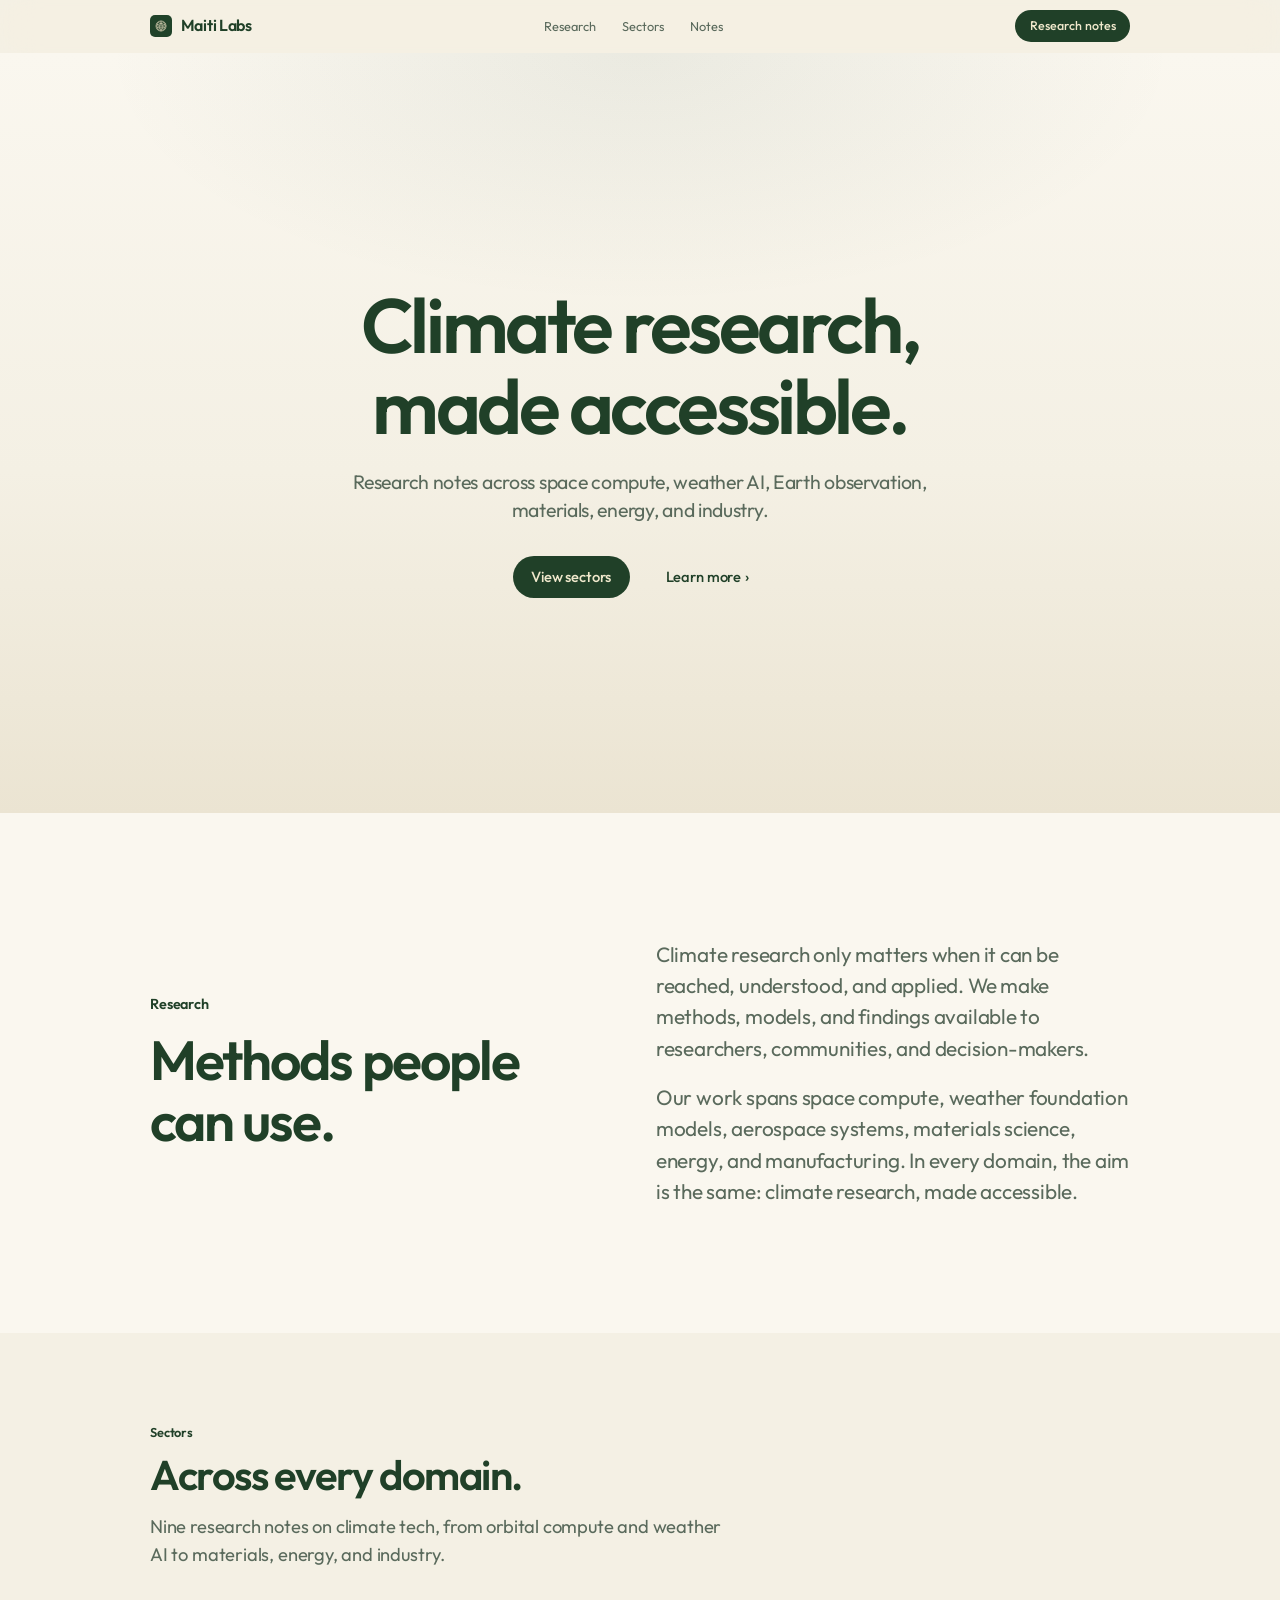
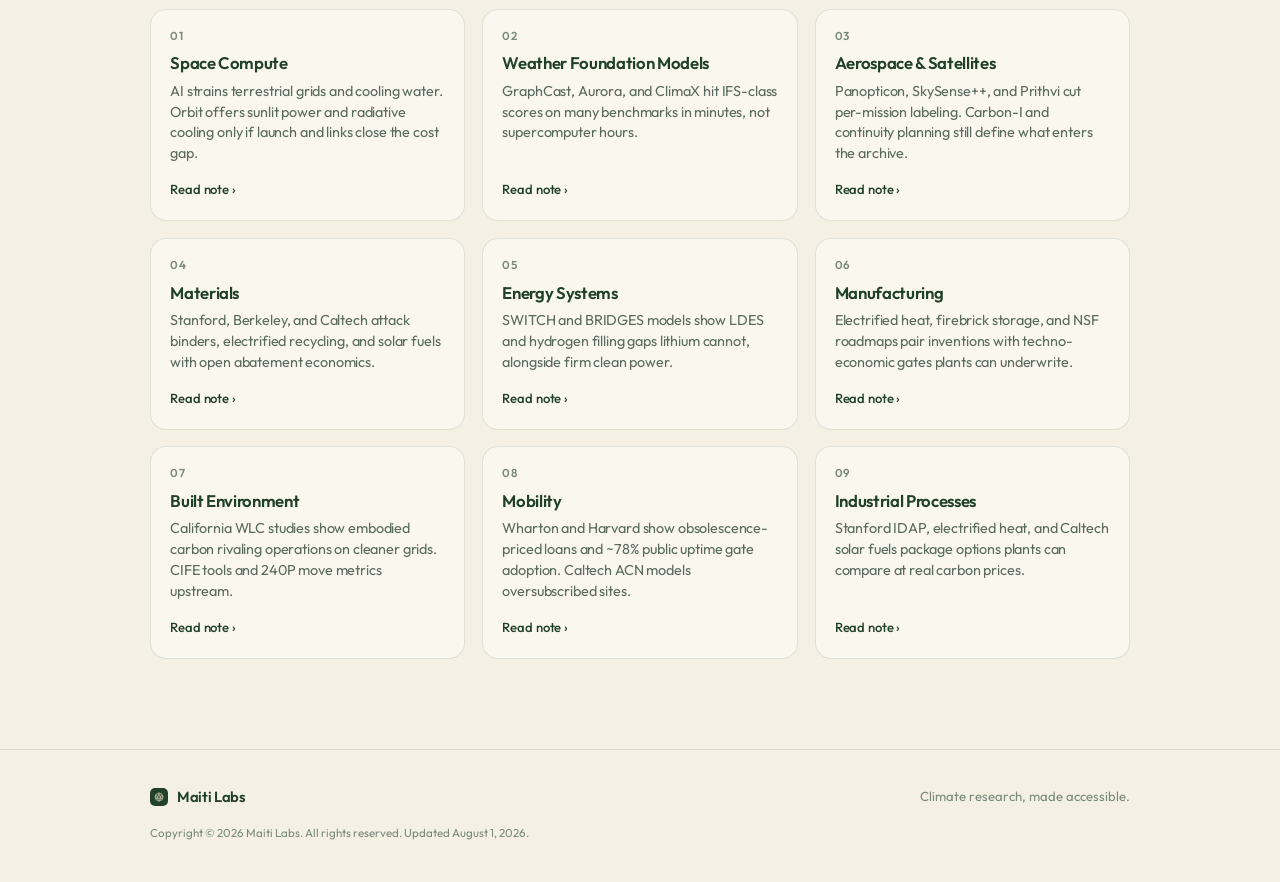
<file: index.html>
<!DOCTYPE html>
<html lang="en">
<head>
<meta charset="UTF-8" />
<meta name="viewport" content="width=device-width, initial-scale=1.0" />
<title>Maiti Labs</title>
<meta name="description" content="Maiti Labs makes climate research accessible across industries, from space compute and weather foundation models to aerospace, materials, energy, and manufacturing." />
<link rel="icon" href="logo.png" type="image/png" />
<link rel="preconnect" href="https://fonts.googleapis.com">
<link rel="preconnect" href="https://fonts.gstatic.com" crossorigin>
<link href="https://fonts.googleapis.com/css2?family=Outfit:wght@300;400;500;600;700&display=swap" rel="stylesheet">
<style>
  :root {
    --green: #204028;
    --cream: #f0e8cc;
    --bg: #f4f0e4;
    --bg-white: #faf7ef;
    --bg-soft: #faf7ef;
    --ink: #204028;
    --muted: #5a6a5c;
    --faint: #7a8a7c;
    --line: rgba(32, 64, 40, 0.12);
    --accent: #204028;
    --accent-soft: #2d5640;
    --max: 980px;
  }

  * { margin: 0; padding: 0; box-sizing: border-box; }
  html { scroll-behavior: smooth; }
  body {
    background: var(--bg);
    color: var(--ink);
    font-family: "Outfit", "Helvetica Neue", Helvetica, Arial, sans-serif;
    -webkit-font-smoothing: antialiased;
    text-rendering: optimizeLegibility;
    line-height: 1.47;
  }
  a { color: inherit; text-decoration: none; }
  .wrap {
    width: min(100% - 2.4rem, var(--max));
    margin-inline: auto;
  }
  @media (min-width: 800px) {
    .wrap { width: min(100% - 4rem, var(--max)); }
  }

  .nav {
    position: sticky;
    top: 0;
    z-index: 40;
    background: rgba(244, 240, 228, 0.82);
    backdrop-filter: saturate(180%) blur(18px);
    -webkit-backdrop-filter: saturate(180%) blur(18px);
    border-bottom: 1px solid transparent;
    transition: border-color .25s ease;
  }
  .nav.scrolled { border-bottom-color: var(--line); }
  .nav-inner {
    min-height: 52px;
    display: flex;
    align-items: center;
    justify-content: space-between;
    gap: 1rem;
  }
  .brand {
    display: inline-flex;
    align-items: center;
    gap: 0.55rem;
    font-size: 1rem;
    font-weight: 600;
    letter-spacing: -0.02em;
  }
  .brand img {
    width: 22px;
    height: 22px;
    border-radius: 5px;
    display: block;
  }
  .nav-links {
    display: none;
    gap: 1.6rem;
  }
  @media (min-width: 720px) { .nav-links { display: flex; } }
  .nav-links a {
    font-size: 0.8rem;
    font-weight: 400;
    color: var(--muted);
    transition: color .2s ease;
  }
  .nav-links a:hover { color: var(--ink); }
  .nav-cta {
    font-size: 0.78rem;
    font-weight: 500;
    color: var(--cream);
    background: var(--accent);
    padding: 0.42rem 0.9rem;
    border-radius: 980px;
    transition: background .2s ease;
  }
  .nav-cta:hover { background: var(--accent-soft); }

  .hero {
    position: relative;
    overflow: hidden;
    text-align: center;
    padding: clamp(4.5rem, 12vh, 7.5rem) 0 clamp(4rem, 10vh, 6.5rem);
    min-height: min(86vh, 760px);
    display: flex;
    align-items: center;
  }
  .hero::before {
    content: "";
    position: absolute;
    inset: 0;
    background:
      radial-gradient(ellipse 70% 55% at 50% 0%, rgba(32, 64, 40, 0.07) 0%, transparent 60%),
      linear-gradient(180deg, #faf7ef 0%, #f4f0e4 55%, #ebe4d2 100%);
    pointer-events: none;
  }
  .hero-inner { position: relative; z-index: 1; width: 100%; }
  .hero h1 {
    max-width: 11ch;
    margin: 0 auto;
    font-size: clamp(2.5rem, 6.5vw, 4.8rem);
    font-weight: 600;
    letter-spacing: -0.045em;
    line-height: 1.05;
  }
  .hero-sub {
    max-width: 38rem;
    margin: 1.35rem auto 0;
    font-size: clamp(1.05rem, 1.7vw, 1.22rem);
    font-weight: 400;
    color: var(--muted);
    letter-spacing: -0.015em;
    line-height: 1.45;
    text-wrap: pretty;
  }
  .hero-actions {
    margin-top: 1.9rem;
    display: flex;
    flex-wrap: wrap;
    justify-content: center;
    align-items: center;
    gap: 0.75rem 1.1rem;
  }
  .btn {
    display: inline-flex;
    align-items: center;
    justify-content: center;
    gap: 0.25rem;
    min-height: 42px;
    padding: 0.65rem 1.15rem;
    border-radius: 980px;
    font-size: 0.92rem;
    font-weight: 500;
    letter-spacing: -0.01em;
    transition: transform .2s ease, background .2s ease, color .2s ease;
  }
  .btn-primary {
    background: var(--accent);
    color: var(--cream);
  }
  .btn-primary:hover {
    background: var(--accent-soft);
    transform: scale(1.02);
  }
  .btn-text {
    color: var(--accent);
  }
  .btn-text:hover { color: var(--accent-soft); }
  .chev { font-size: 1.05em; }

  .section {
    padding: clamp(4.25rem, 10vh, 6.75rem) 0;
  }
  .section-white { background: var(--bg-white); }
  #research {
    padding: clamp(5.75rem, 14vh, 9.5rem) 0;
  }
  #research h2 {
    font-size: clamp(2.15rem, 4.6vw, 3.45rem);
    max-width: 12ch;
  }
  #research .eyebrow {
    font-size: 0.9rem;
    margin-bottom: 0.85rem;
  }
  #research .prose p {
    font-size: clamp(1.1rem, 1.7vw, 1.3rem);
    line-height: 1.5;
  }
  #research .prose p + p { margin-top: 1.15rem; }
  @media (min-width: 860px) {
    #research .split {
      gap: clamp(2.75rem, 6vw, 5.5rem);
      align-items: center;
    }
    #research .split h2 { max-width: 12ch; }
  }
  .eyebrow {
    font-size: 0.8rem;
    font-weight: 600;
    color: var(--accent);
    letter-spacing: -0.01em;
    margin-bottom: 0.65rem;
  }
  .section h2 {
    font-size: clamp(1.75rem, 3.5vw, 2.6rem);
    font-weight: 600;
    letter-spacing: -0.035em;
    line-height: 1.12;
    max-width: 18ch;
  }
  .lede {
    margin-top: 0.9rem;
    max-width: 36rem;
    font-size: clamp(1.02rem, 1.5vw, 1.15rem);
    color: var(--muted);
    letter-spacing: -0.01em;
    line-height: 1.5;
  }

  .split {
    display: grid;
    gap: 1.5rem;
  }
  @media (min-width: 860px) {
    .split {
      grid-template-columns: 0.95fr 1.05fr;
      gap: clamp(2.25rem, 5vw, 4.5rem);
      align-items: start;
    }
    .split h2 { max-width: 11ch; }
  }
  .prose p {
    font-size: clamp(1rem, 1.45vw, 1.12rem);
    color: var(--muted);
    letter-spacing: -0.01em;
  }
  .prose p + p { margin-top: 0.95rem; }

  #sectors .sectors-head {
    max-width: 40rem;
  }
  #sectors .sectors-head h2 {
    max-width: none;
  }
  .focus-grid {
    margin-top: clamp(2rem, 4.5vh, 2.85rem);
    display: grid;
    gap: 0.85rem;
  }
  @media (min-width: 700px) {
    .focus-grid {
      grid-template-columns: repeat(2, minmax(0, 1fr));
      gap: 1rem;
    }
  }
  @media (min-width: 980px) {
    .focus-grid {
      grid-template-columns: repeat(3, minmax(0, 1fr));
      gap: 1.05rem;
    }
  }
  a.focus-item {
    display: flex;
    flex-direction: column;
    height: 100%;
    min-height: 11.5rem;
    padding: 1.25rem 1.2rem 1.3rem;
    border: 1px solid var(--line);
    border-radius: 16px;
    background: var(--bg-white);
    text-decoration: none;
    transition: border-color .2s ease, box-shadow .2s ease, transform .2s ease;
  }
  a.focus-item:hover {
    border-color: rgba(32, 64, 40, 0.28);
    box-shadow: 0 10px 28px rgba(32, 64, 40, 0.07);
    transform: translateY(-2px);
    opacity: 1;
  }
  .focus-item .num {
    font-size: 0.72rem;
    font-weight: 600;
    color: var(--faint);
    letter-spacing: 0.06em;
    margin: 0 0 0.7rem;
    line-height: 1;
  }
  .focus-item h3 {
    font-size: 1.05rem;
    font-weight: 600;
    letter-spacing: -0.02em;
    margin: 0 0 0.45rem;
    line-height: 1.25;
    color: var(--ink);
  }
  .focus-item p {
    margin: 0;
    color: var(--muted);
    font-size: 0.9rem;
    line-height: 1.45;
    letter-spacing: -0.01em;
  }
  .focus-item .focus-link {
    margin-top: auto;
    padding-top: 1rem;
    font-size: 0.82rem;
    font-weight: 500;
    color: var(--accent);
    letter-spacing: -0.01em;
  }
  a.focus-item:hover .focus-link {
    color: var(--accent-soft);
  }
  @media (prefers-reduced-motion: reduce) {
    a.focus-item:hover { transform: none; }
  }

  .footer {
    padding: 2.25rem 0 2.5rem;
    border-top: 1px solid var(--line);
  }
  .footer-row {
    display: flex;
    flex-wrap: wrap;
    gap: 0.75rem 1.4rem;
    align-items: center;
    justify-content: space-between;
  }
  .footer .brand { font-size: 0.92rem; }
  .footer .brand img { width: 18px; height: 18px; }
  .footer-tag {
    color: var(--faint);
    font-size: 0.82rem;
  }
  .copyright {
    margin-top: 1.1rem;
    color: var(--faint);
    font-size: 0.72rem;
  }

  .reveal {
    opacity: 0;
    transform: translateY(12px);
    transition: opacity .8s cubic-bezier(.16,1,.3,1), transform .8s cubic-bezier(.16,1,.3,1);
  }
  .reveal.in { opacity: 1; transform: none; }

  a:focus-visible, .btn:focus-visible {
    outline: 2px solid var(--accent);
    outline-offset: 3px;
  }

  @media (prefers-reduced-motion: reduce) {
    html { scroll-behavior: auto; }
    .reveal { opacity: 1; transform: none; transition: none; }
  }
</style>
</head>
<body>
  <nav class="nav" id="nav">
    <div class="wrap nav-inner">
      <a class="brand" href="#top" aria-label="Maiti Labs home">
        <img src="logo.png" alt="" width="22" height="22" />
        <span>Maiti Labs</span>
      </a>
      <div class="nav-links">
        <a href="#research">Research</a>
        <a href="#sectors">Sectors</a>
        <a href="blog/index.html">Notes</a>
      </div>
      <a class="nav-cta" href="blog/index.html">Research notes</a>
    </div>
  </nav>

  <header class="hero" id="top">
    <div class="wrap hero-inner">
      <h1>Climate research, made accessible.</h1>
      <p class="hero-sub">Research notes across space compute, weather AI, Earth observation, materials, energy, and industry.</p>
      <div class="hero-actions">
        <a class="btn btn-primary" href="#sectors">View sectors</a>
        <a class="btn btn-text" href="#research">Learn more <span class="chev" aria-hidden="true">›</span></a>
      </div>
    </div>
  </header>

  <section class="section section-white" id="research">
    <div class="wrap">
      <div class="split">
        <div class="reveal">
          <p class="eyebrow">Research</p>
          <h2>Methods people can use.</h2>
        </div>
        <div class="prose reveal">
          <p>Climate research only matters when it can be reached, understood, and applied. We make methods, models, and findings available to researchers, communities, and decision-makers.</p>
          <p>Our work spans space compute, weather foundation models, aerospace systems, materials science, energy, and manufacturing. In every domain, the aim is the same: climate research, made accessible.</p>
        </div>
      </div>
    </div>
  </section>

  <section class="section" id="sectors">
    <div class="wrap">
      <div class="sectors-head reveal">
        <p class="eyebrow">Sectors</p>
        <h2>Across every domain.</h2>
        <p class="lede">Nine research notes on climate tech, from orbital compute and weather AI to materials, energy, and industry.</p>
      </div>
      <div class="focus-grid">
        <a class="focus-item reveal" href="blog/space-compute.html">
          <p class="num">01</p>
          <h3>Space Compute</h3>
          <p>AI strains terrestrial grids and cooling water. Orbit offers sunlit power and radiative cooling only if launch and links close the cost gap.</p>
          <span class="focus-link">Read note ›</span>
        </a>
        <a class="focus-item reveal" href="blog/weather-foundation-models.html">
          <p class="num">02</p>
          <h3>Weather Foundation Models</h3>
          <p>GraphCast, Aurora, and ClimaX hit IFS-class scores on many benchmarks in minutes, not supercomputer hours.</p>
          <span class="focus-link">Read note ›</span>
        </a>
        <a class="focus-item reveal" href="blog/aerospace-satellites.html">
          <p class="num">03</p>
          <h3>Aerospace &amp; Satellites</h3>
          <p>Panopticon, SkySense++, and Prithvi cut per-mission labeling. Carbon-I and continuity planning still define what enters the archive.</p>
          <span class="focus-link">Read note ›</span>
        </a>
        <a class="focus-item reveal" href="blog/materials.html">
          <p class="num">04</p>
          <h3>Materials</h3>
          <p>Stanford, Berkeley, and Caltech attack binders, electrified recycling, and solar fuels with open abatement economics.</p>
          <span class="focus-link">Read note ›</span>
        </a>
        <a class="focus-item reveal" href="blog/energy-systems.html">
          <p class="num">05</p>
          <h3>Energy Systems</h3>
          <p>SWITCH and BRIDGES models show LDES and hydrogen filling gaps lithium cannot, alongside firm clean power.</p>
          <span class="focus-link">Read note ›</span>
        </a>
        <a class="focus-item reveal" href="blog/manufacturing.html">
          <p class="num">06</p>
          <h3>Manufacturing</h3>
          <p>Electrified heat, firebrick storage, and NSF roadmaps pair inventions with techno-economic gates plants can underwrite.</p>
          <span class="focus-link">Read note ›</span>
        </a>
        <a class="focus-item reveal" href="blog/built-environment.html">
          <p class="num">07</p>
          <h3>Built Environment</h3>
          <p>California WLC studies show embodied carbon rivaling operations on cleaner grids. CIFE tools and 240P move metrics upstream.</p>
          <span class="focus-link">Read note ›</span>
        </a>
        <a class="focus-item reveal" href="blog/mobility.html">
          <p class="num">08</p>
          <h3>Mobility</h3>
          <p>Wharton and Harvard show obsolescence-priced loans and ~78% public uptime gate adoption. Caltech ACN models oversubscribed sites.</p>
          <span class="focus-link">Read note ›</span>
        </a>
        <a class="focus-item reveal" href="blog/industrial-processes.html">
          <p class="num">09</p>
          <h3>Industrial Processes</h3>
          <p>Stanford IDAP, electrified heat, and Caltech solar fuels package options plants can compare at real carbon prices.</p>
          <span class="focus-link">Read note ›</span>
        </a>
      </div>
    </div>
  </section>

  <footer class="footer">
    <div class="wrap">
      <div class="footer-row">
        <a class="brand" href="#top">
          <img src="logo.png" alt="" width="18" height="18" />
          <span>Maiti Labs</span>
        </a>
        <p class="footer-tag">Climate research, made accessible.</p>
      </div>
      <p class="copyright">Copyright © 2026 Maiti Labs. All rights reserved. Updated August 1, 2026.</p>
    </div>
  </footer>

  <script>
    const nav = document.getElementById('nav');
    const onScroll = () => nav.classList.toggle('scrolled', window.scrollY > 8);
    onScroll();
    window.addEventListener('scroll', onScroll, { passive: true });

    const reduce = window.matchMedia('(prefers-reduced-motion: reduce)').matches;
    const items = document.querySelectorAll('.reveal');
    if (reduce || !('IntersectionObserver' in window)) {
      items.forEach(el => el.classList.add('in'));
    } else {
      const io = new IntersectionObserver((entries) => {
        entries.forEach(e => {
          if (e.isIntersecting) {
            e.target.classList.add('in');
            io.unobserve(e.target);
          }
        });
      }, { threshold: 0.16 });
      items.forEach(el => io.observe(el));
    }
  </script>
</body>
</html>
</file>
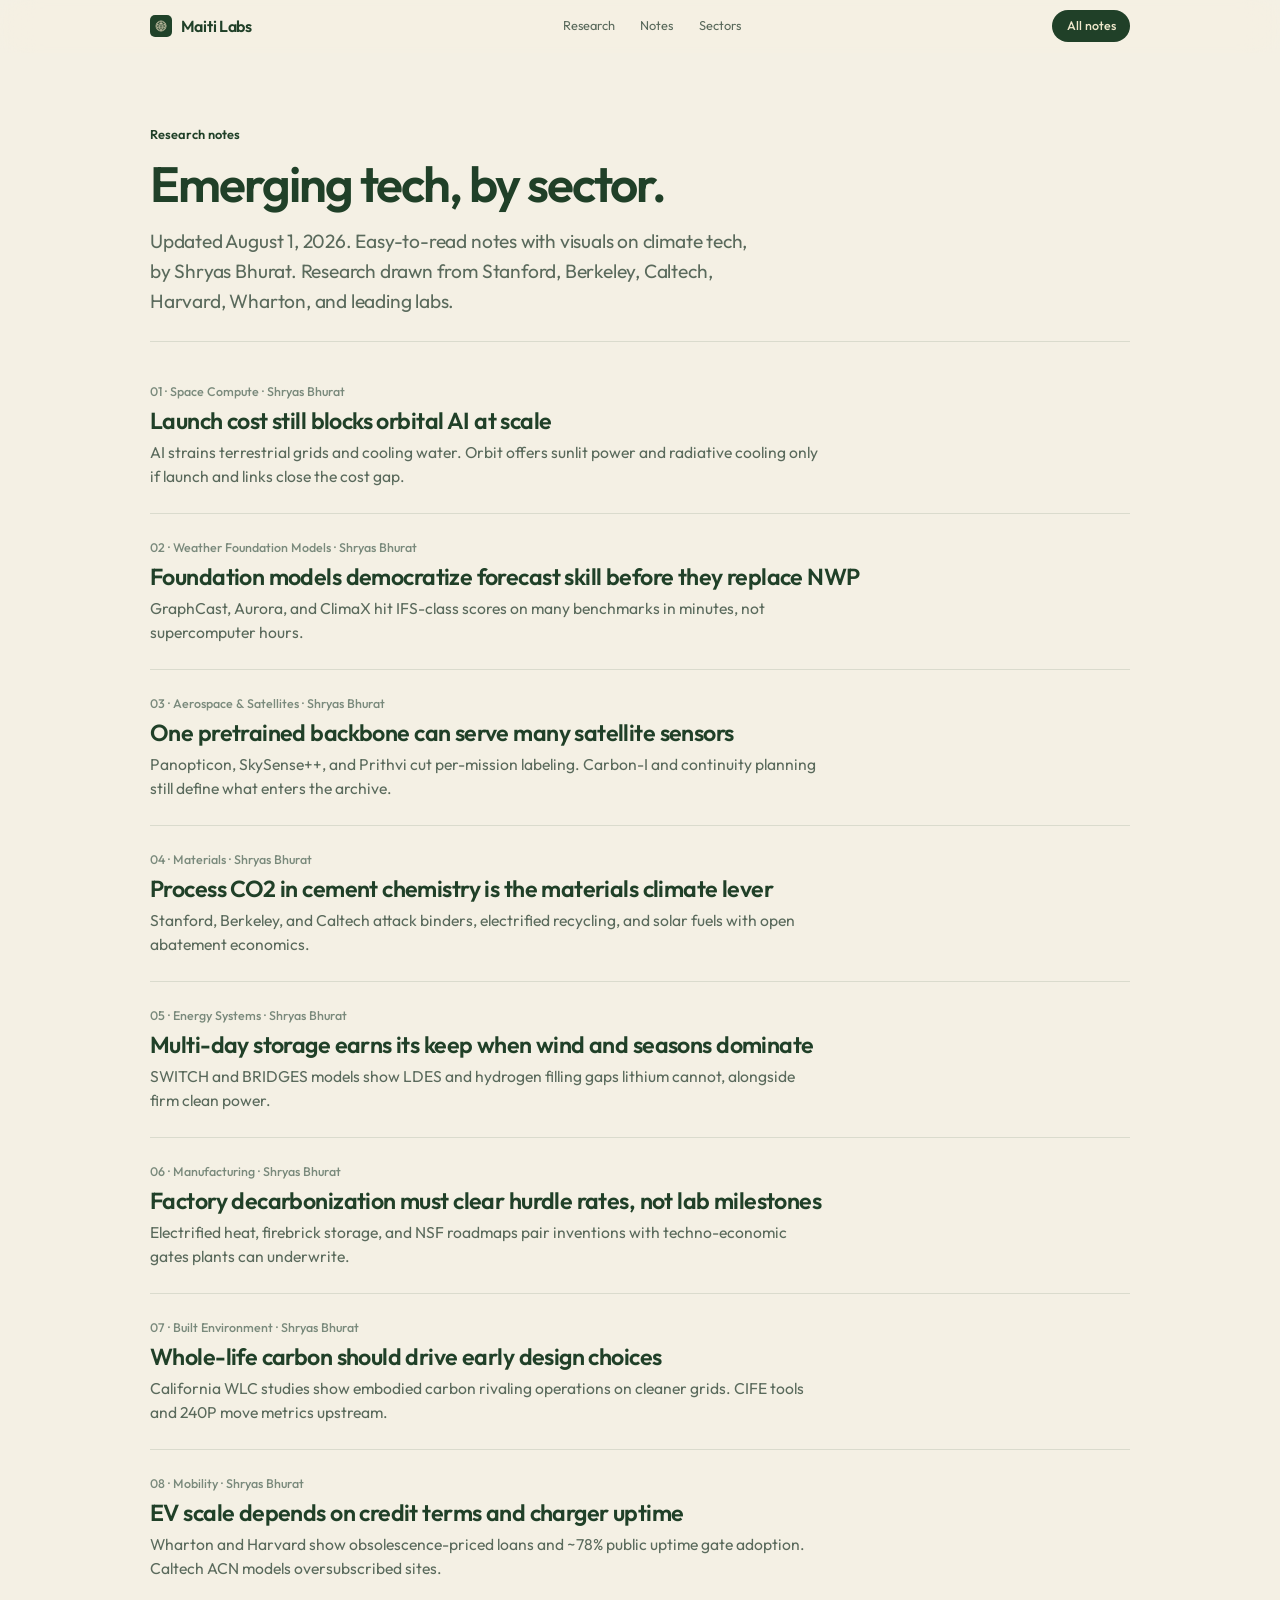
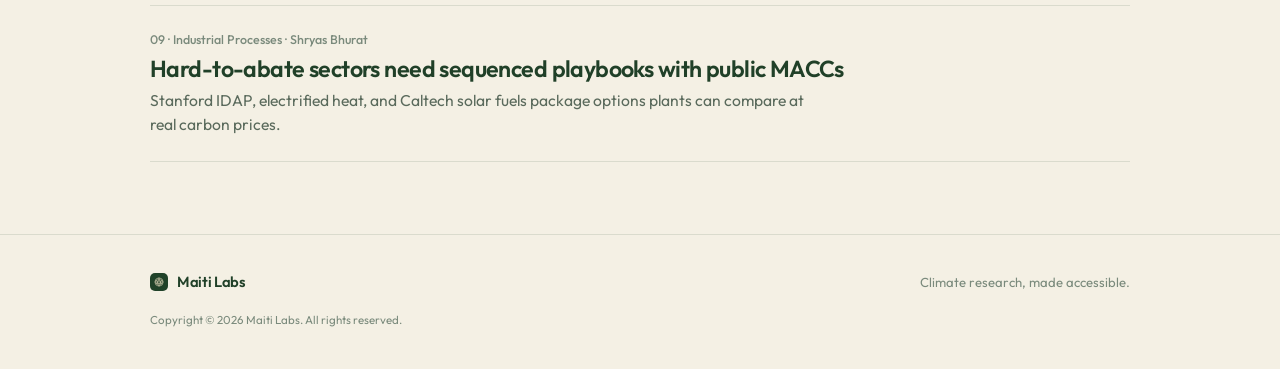
<file: blog/index.html>
<!DOCTYPE html>
<html lang="en">
<head>
<meta charset="UTF-8" />
<meta name="viewport" content="width=device-width, initial-scale=1.0" />
<title>Research notes · Maiti Labs</title>
<meta name="description" content="Maiti Labs research notes on emerging technologies across climate sectors, by Shryas Bhurat." />
<link rel="icon" href="../logo.png" type="image/png" />
<link rel="preconnect" href="https://fonts.googleapis.com">
<link rel="preconnect" href="https://fonts.gstatic.com" crossorigin>
<link href="https://fonts.googleapis.com/css2?family=Outfit:wght@300;400;500;600;700&display=swap" rel="stylesheet">
<link rel="stylesheet" href="styles.css?v=2" />
</head>
<body>
  <nav class="nav" id="nav">
    <div class="wrap nav-inner">
      <a class="brand" href="../index.html" aria-label="Maiti Labs home">
        <img src="../logo.png" alt="" width="22" height="22" />
        <span>Maiti Labs</span>
      </a>
      <div class="nav-links">
        <a href="../index.html#research">Research</a>
        <a href="index.html">Notes</a>
        <a href="../index.html#sectors">Sectors</a>
      </div>
      <a class="nav-cta" href="index.html">All notes</a>
    </div>
  </nav>
  <header class="page-hero">
    <div class="wrap">
      <p class="eyebrow">Research notes</p>
      <h1>Emerging tech, by sector.</h1>
      <p class="lede">Updated August 1, 2026. Easy-to-read notes with visuals on climate tech, by Shryas Bhurat. Research drawn from Stanford, Berkeley, Caltech, Harvard, Wharton, and leading labs.</p>
    </div>
  </header>
  <section class="wrap">
    <div class="post-list">
        <a class="post-card" href="space-compute.html">
          <p class="meta">01 · Space Compute · Shryas Bhurat</p>
          <h2>Launch cost still blocks orbital AI at scale</h2>
          <p>AI strains terrestrial grids and cooling water. Orbit offers sunlit power and radiative cooling only if launch and links close the cost gap.</p>
        </a>
        <a class="post-card" href="weather-foundation-models.html">
          <p class="meta">02 · Weather Foundation Models · Shryas Bhurat</p>
          <h2>Foundation models democratize forecast skill before they replace NWP</h2>
          <p>GraphCast, Aurora, and ClimaX hit IFS-class scores on many benchmarks in minutes, not supercomputer hours.</p>
        </a>
        <a class="post-card" href="aerospace-satellites.html">
          <p class="meta">03 · Aerospace & Satellites · Shryas Bhurat</p>
          <h2>One pretrained backbone can serve many satellite sensors</h2>
          <p>Panopticon, SkySense++, and Prithvi cut per-mission labeling. Carbon-I and continuity planning still define what enters the archive.</p>
        </a>
        <a class="post-card" href="materials.html">
          <p class="meta">04 · Materials · Shryas Bhurat</p>
          <h2>Process CO2 in cement chemistry is the materials climate lever</h2>
          <p>Stanford, Berkeley, and Caltech attack binders, electrified recycling, and solar fuels with open abatement economics.</p>
        </a>
        <a class="post-card" href="energy-systems.html">
          <p class="meta">05 · Energy Systems · Shryas Bhurat</p>
          <h2>Multi-day storage earns its keep when wind and seasons dominate</h2>
          <p>SWITCH and BRIDGES models show LDES and hydrogen filling gaps lithium cannot, alongside firm clean power.</p>
        </a>
        <a class="post-card" href="manufacturing.html">
          <p class="meta">06 · Manufacturing · Shryas Bhurat</p>
          <h2>Factory decarbonization must clear hurdle rates, not lab milestones</h2>
          <p>Electrified heat, firebrick storage, and NSF roadmaps pair inventions with techno-economic gates plants can underwrite.</p>
        </a>
        <a class="post-card" href="built-environment.html">
          <p class="meta">07 · Built Environment · Shryas Bhurat</p>
          <h2>Whole-life carbon should drive early design choices</h2>
          <p>California WLC studies show embodied carbon rivaling operations on cleaner grids. CIFE tools and 240P move metrics upstream.</p>
        </a>
        <a class="post-card" href="mobility.html">
          <p class="meta">08 · Mobility · Shryas Bhurat</p>
          <h2>EV scale depends on credit terms and charger uptime</h2>
          <p>Wharton and Harvard show obsolescence-priced loans and ~78% public uptime gate adoption. Caltech ACN models oversubscribed sites.</p>
        </a>
        <a class="post-card" href="industrial-processes.html">
          <p class="meta">09 · Industrial Processes · Shryas Bhurat</p>
          <h2>Hard-to-abate sectors need sequenced playbooks with public MACCs</h2>
          <p>Stanford IDAP, electrified heat, and Caltech solar fuels package options plants can compare at real carbon prices.</p>
        </a>
    </div>
  </section>
  <footer class="footer">
    <div class="wrap">
      <div class="footer-row">
        <a class="brand" href="../index.html">
          <img src="../logo.png" alt="" width="18" height="18" />
          <span>Maiti Labs</span>
        </a>
        <p class="footer-tag">Climate research, made accessible.</p>
      </div>
      <p class="copyright">Copyright © 2026 Maiti Labs. All rights reserved.</p>
    </div>
  </footer>
  <script>
    const nav = document.getElementById('nav');
    const onScroll = () => nav.classList.toggle('scrolled', window.scrollY > 8);
    onScroll();
    window.addEventListener('scroll', onScroll, { passive: true });
  </script>
</body>
</html>
</file>
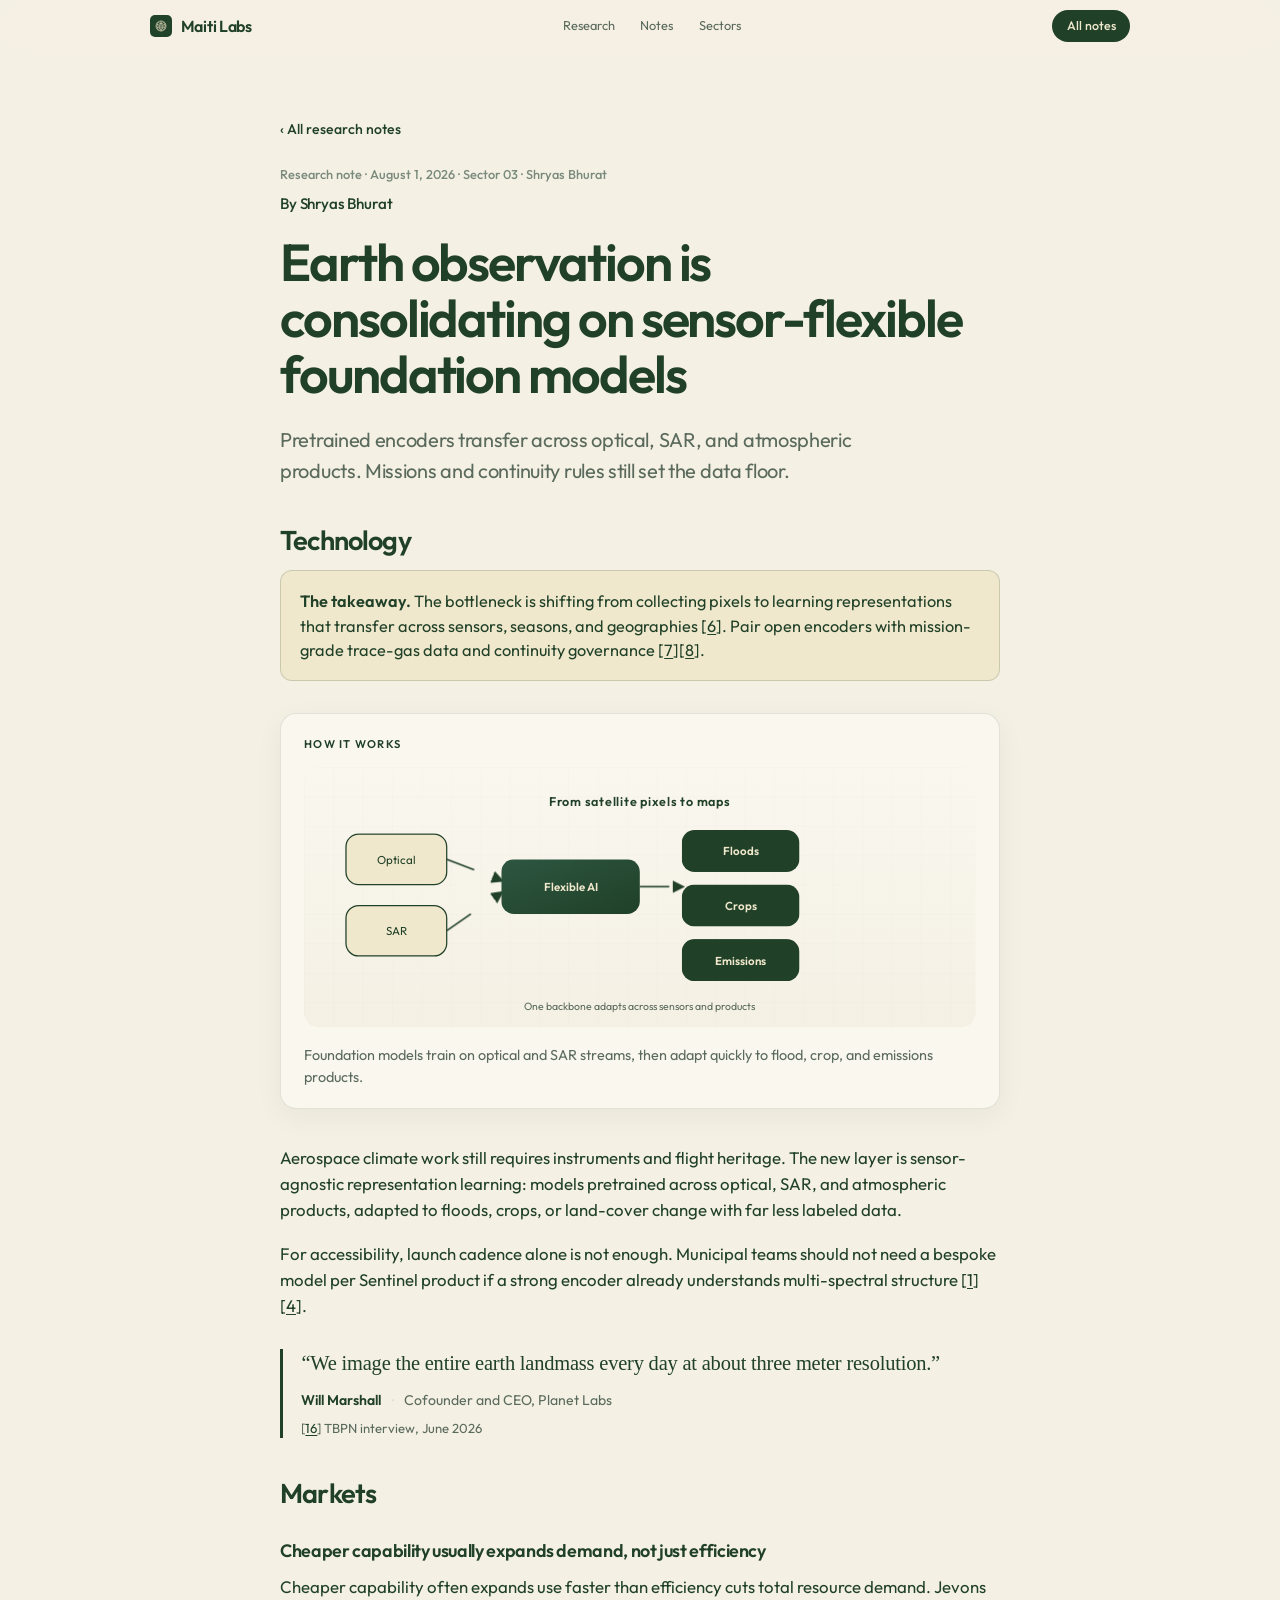
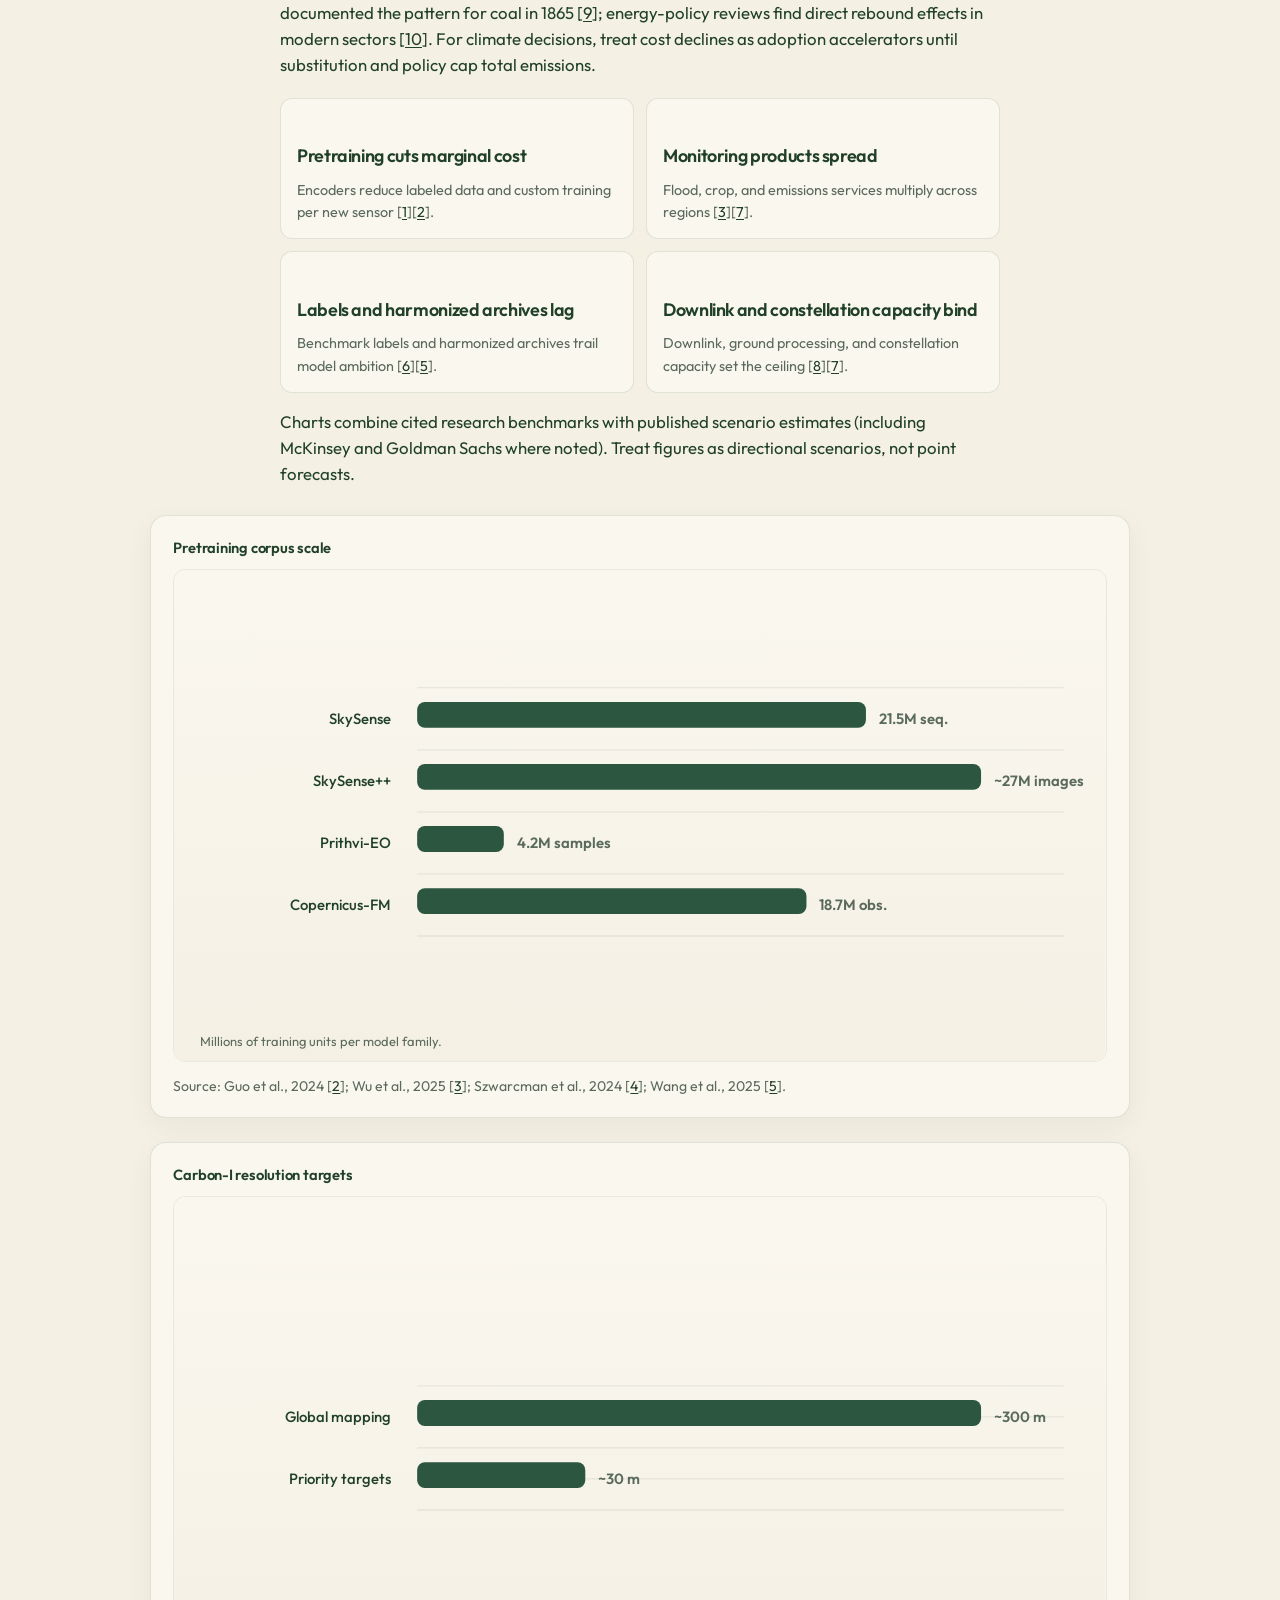
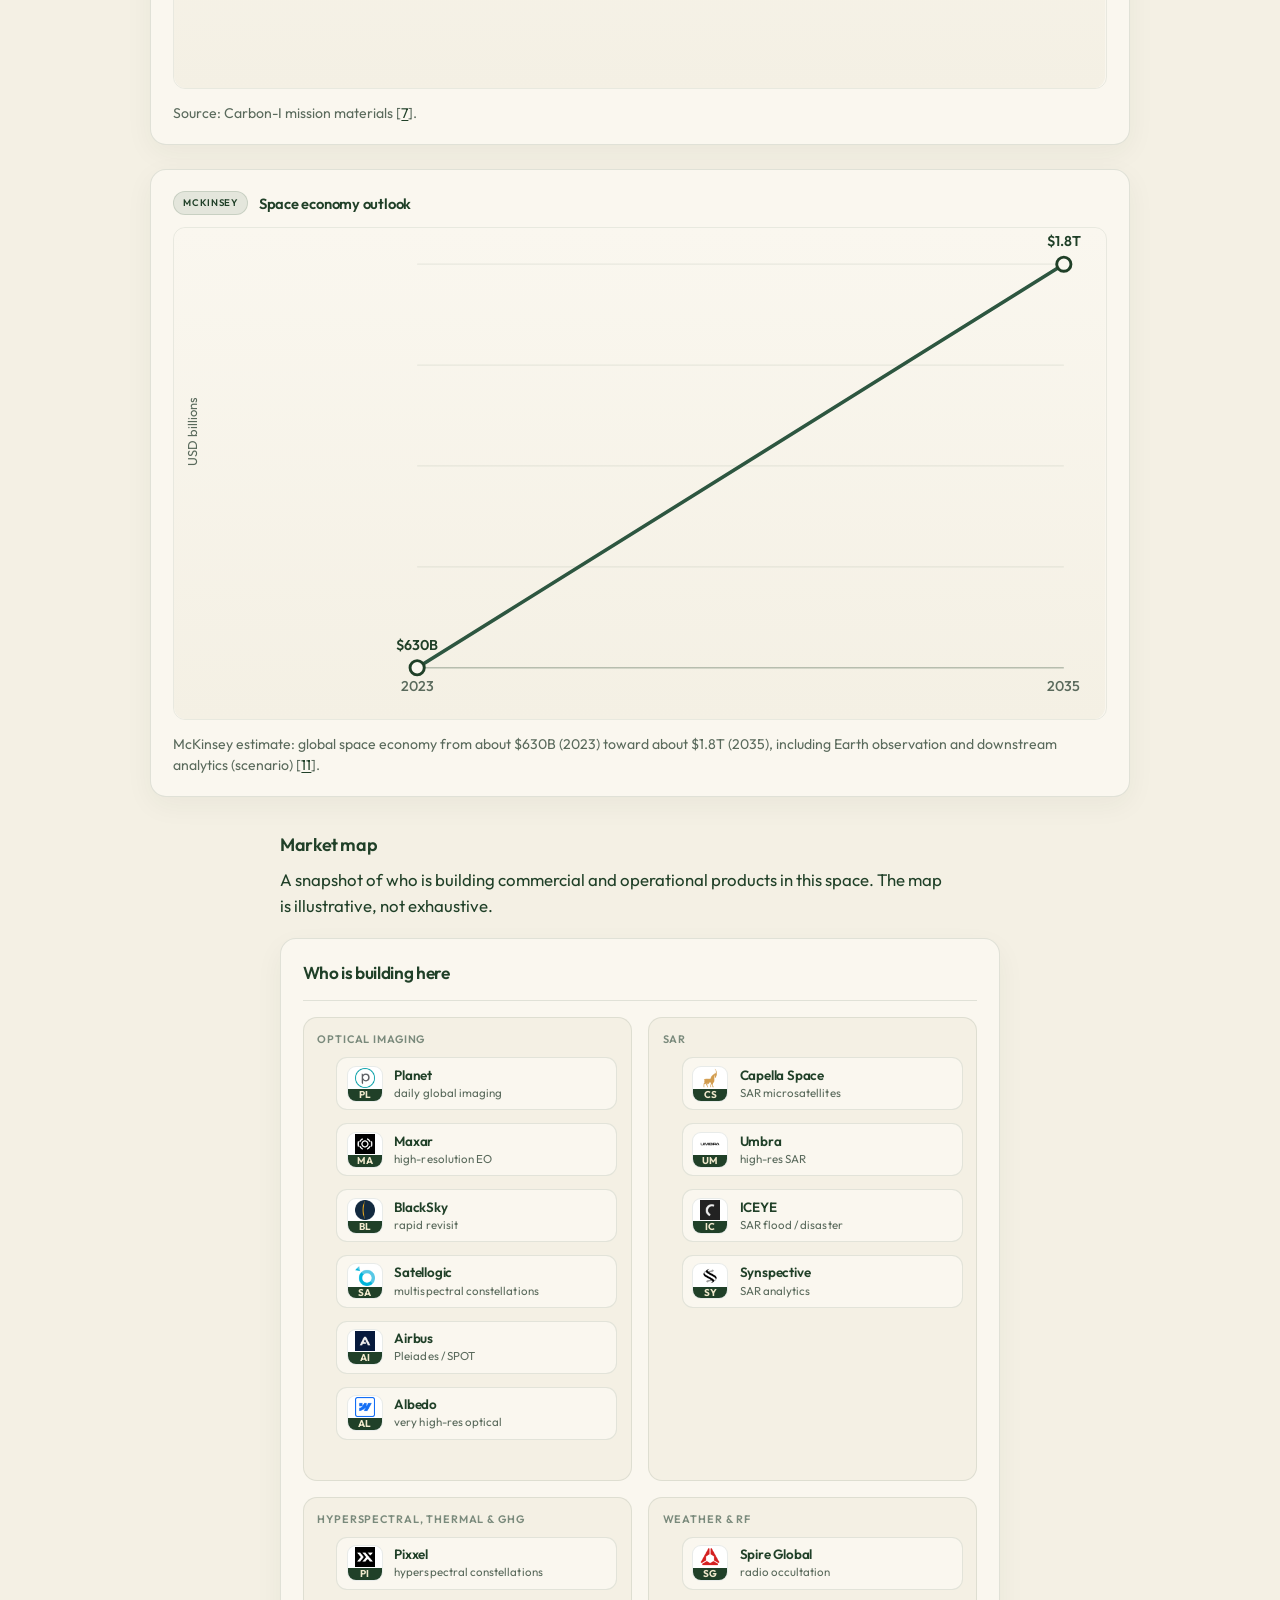
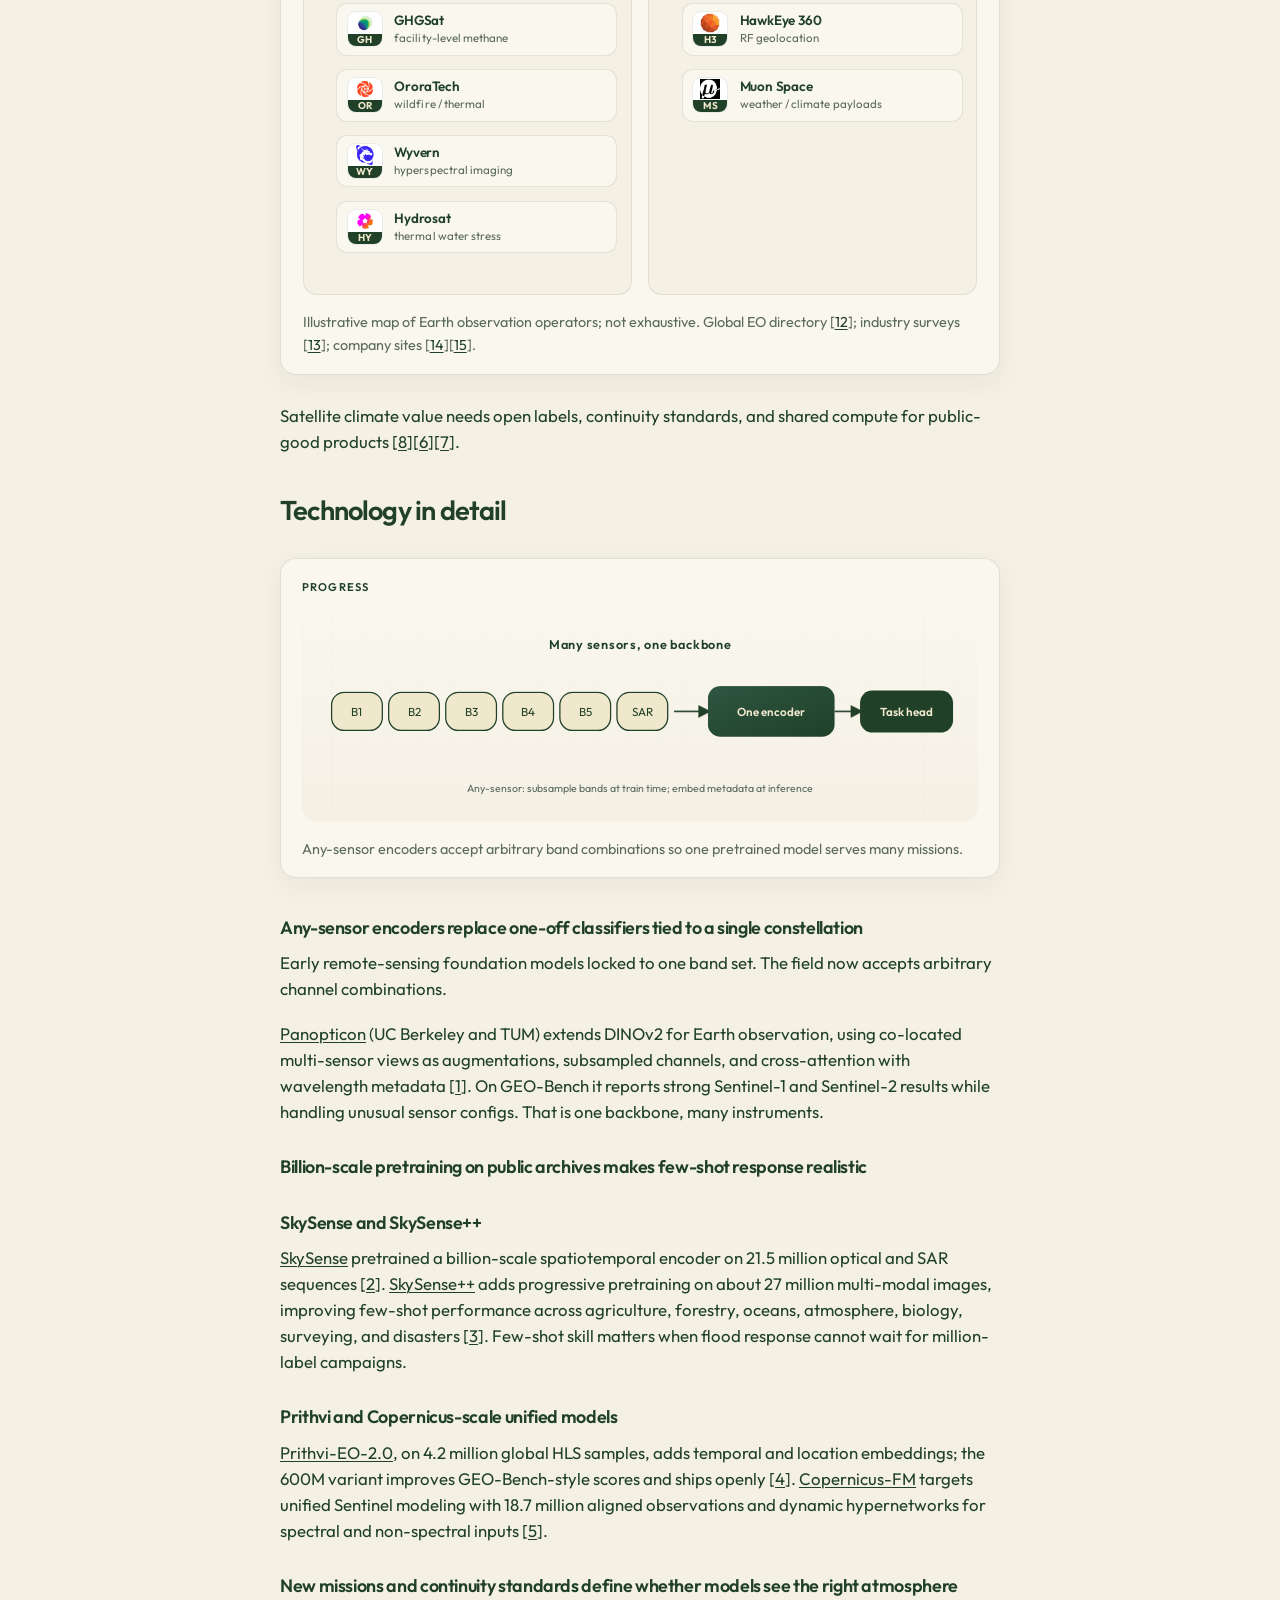
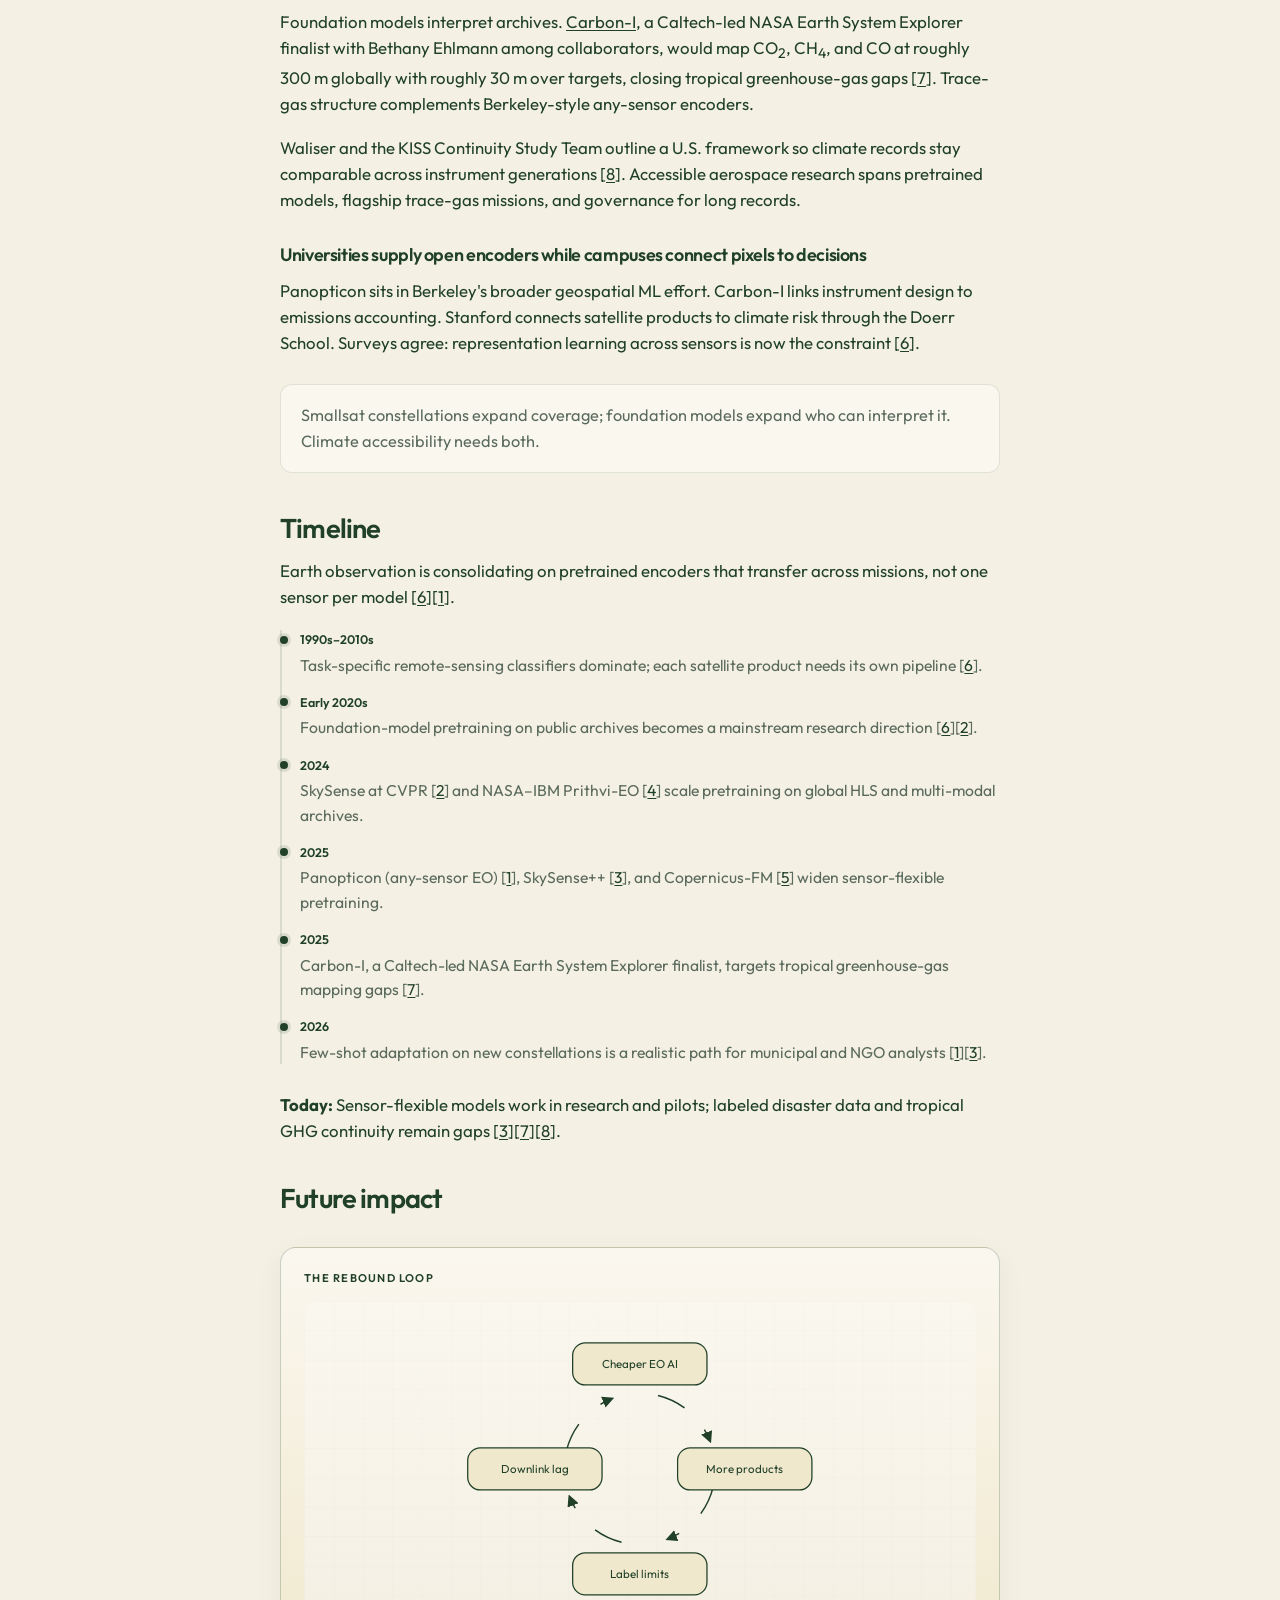
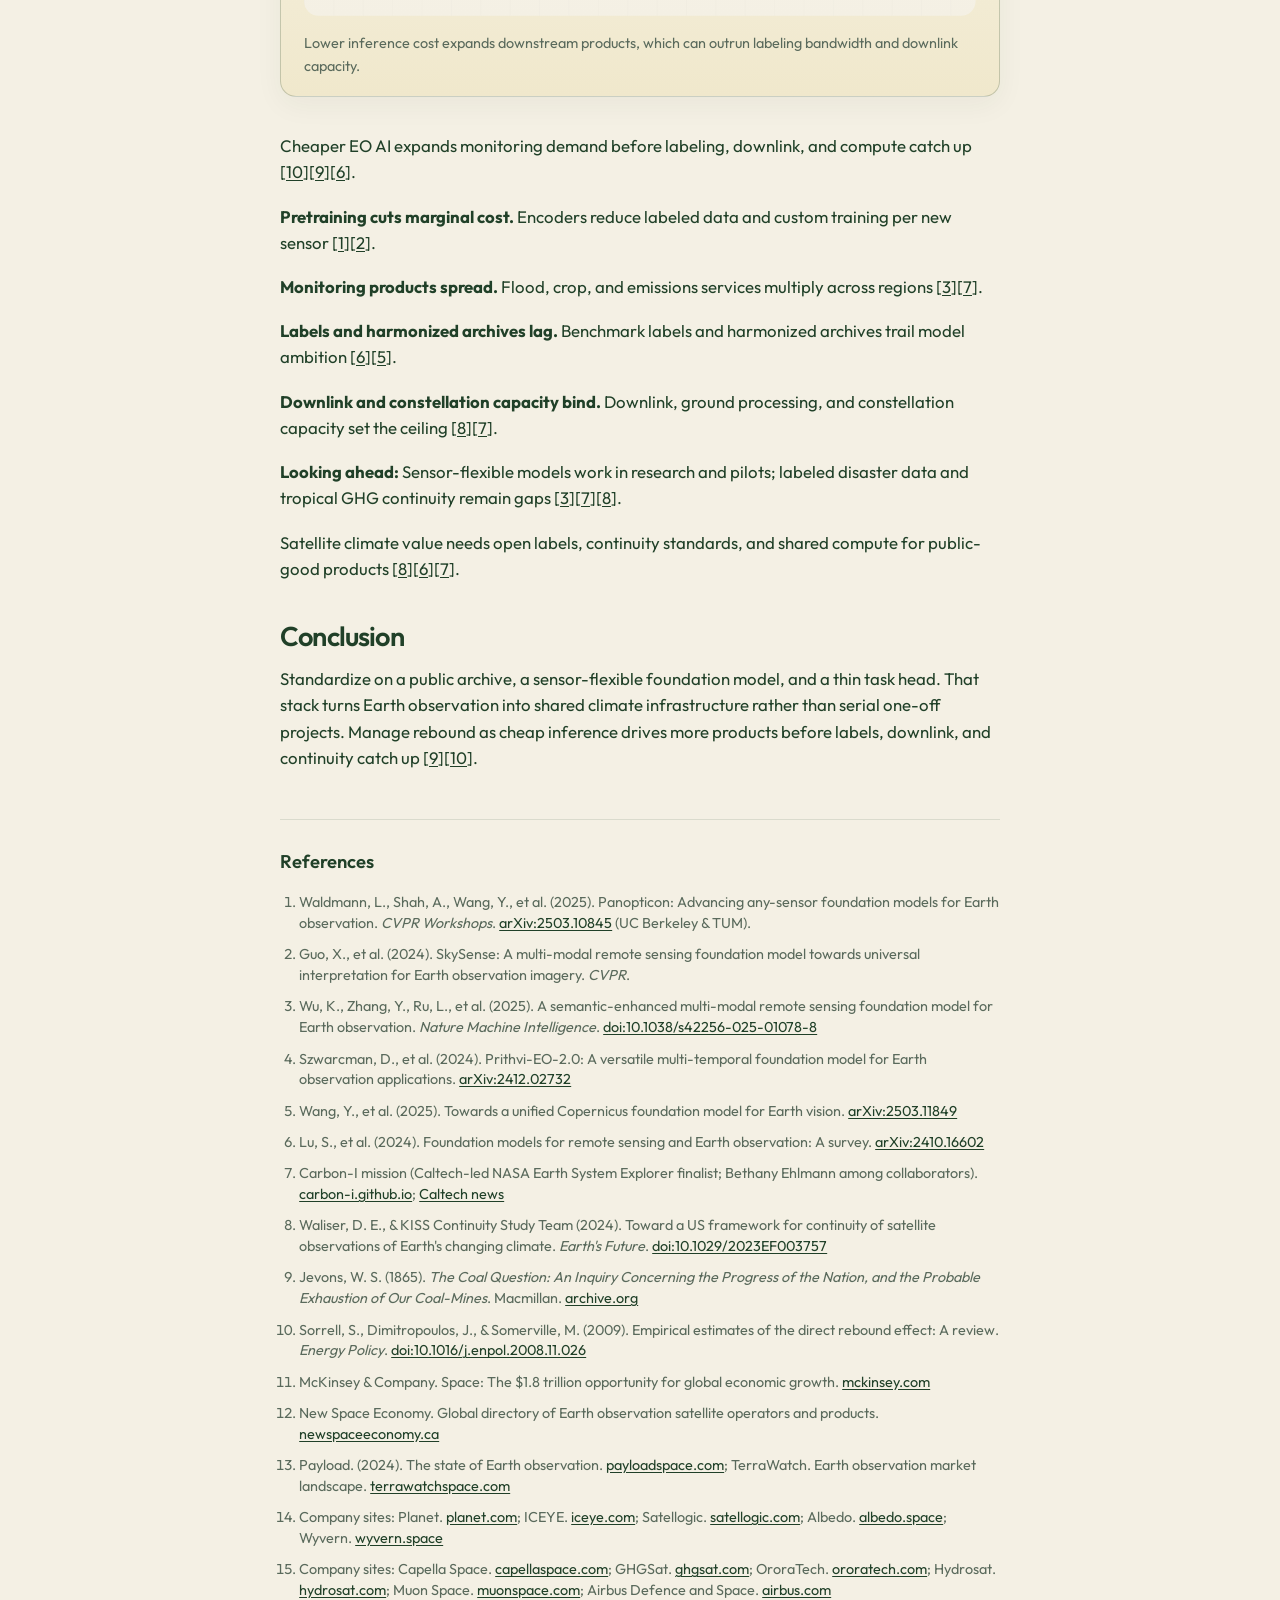
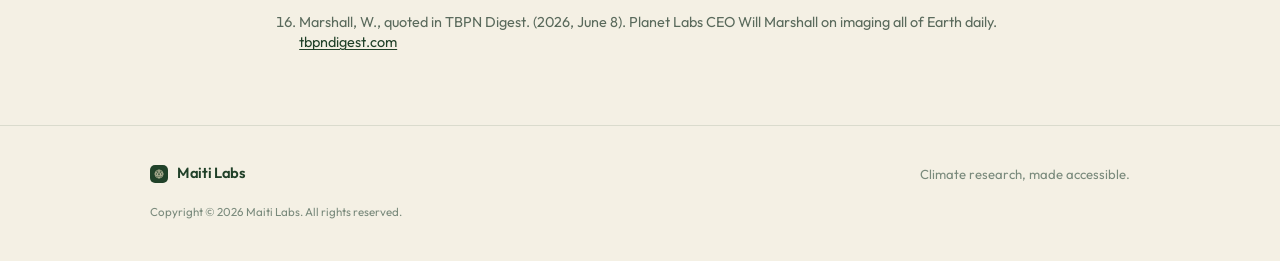
<file: blog/aerospace-satellites.html>
<!DOCTYPE html>
<html lang="en">
<head>
<meta charset="UTF-8" />
<meta name="viewport" content="width=device-width, initial-scale=1.0" />
<title>Earth observation is consolidating on sensor-flexible foundation models · Maiti Labs</title>
<meta name="description" content="Aerospace and satellite Earth observation foundation models, with university citations." />
<link rel="icon" href="../logo.png" type="image/png" />
<link rel="preconnect" href="https://fonts.googleapis.com">
<link rel="preconnect" href="https://fonts.gstatic.com" crossorigin>
<link href="https://fonts.googleapis.com/css2?family=Outfit:wght@300;400;500;600;700&display=swap" rel="stylesheet">
<link rel="stylesheet" href="styles.css?v=2" />
</head>
<body>
  <nav class="nav" id="nav">
    <div class="wrap nav-inner">
      <a class="brand" href="../index.html" aria-label="Maiti Labs home">
        <img src="../logo.png" alt="" width="22" height="22" />
        <span>Maiti Labs</span>
      </a>
      <div class="nav-links">
        <a href="../index.html#research">Research</a>
        <a href="index.html">Notes</a>
        <a href="../index.html#sectors">Sectors</a>
      </div>
      <a class="nav-cta" href="index.html">All notes</a>
    </div>
  </nav>
  <article class="article">
    <div class="wrap-narrow">
      <a class="back-link" href="index.html">‹ All research notes</a>
      <p class="article-meta">Research note · August 1, 2026 · Sector 03 · Shryas Bhurat</p>
      <p class="article-author">By Shryas Bhurat</p>
      <h1>Earth observation is consolidating on sensor-flexible foundation models</h1>
      <p class="dek">Pretrained encoders transfer across optical, SAR, and atmospheric products. Missions and continuity rules still set the data floor.</p>
      <div class="body">

        <h2>Technology</h2>
        <div class="callout callout-plain">
          <p><strong>The takeaway.</strong> The bottleneck is shifting from collecting pixels to learning representations that transfer across sensors, seasons, and geographies [<a href="#r6">6</a>]. Pair open encoders with mission-grade trace-gas data and continuity governance [<a href="#r7">7</a>][<a href="#r8">8</a>].</p>
        </div>
        <figure class="viz viz-hero">
          <p class="viz-label">How it works</p>
        <svg aria-hidden="true" class="viz-svg" viewBox="0 0 640 248" xmlns="http://www.w3.org/2000/svg">
          <defs>
            <linearGradient id="ae6-bg" x1="0%" y1="0%" x2="0%" y2="100%">
              <stop offset="0%" stop-color="#faf7ef"/>
              <stop offset="100%" stop-color="#f4f0e4"/>
            </linearGradient>
            <linearGradient id="ae6-card" x1="0%" y1="0%" x2="100%" y2="100%">
              <stop offset="0%" stop-color="#2d5640"/>
              <stop offset="100%" stop-color="#204028"/>
            </linearGradient>
            <pattern id="ae6-grid" width="28" height="28" patternUnits="userSpaceOnUse">
              <path d="M 28 0 L 0 0 0 28" fill="none" stroke="#204028" stroke-width="0.4" opacity="0.07"/>
            </pattern>
            <filter id="ae6-shadow" x="-10%" y="-10%" width="120%" height="120%">
              <feDropShadow dx="0" dy="2" stdDeviation="3" flood-color="#204028" flood-opacity="0.1"/>
            </filter>
            <marker id="ae6-arr" markerWidth="8" markerHeight="8" refX="6" refY="4" orient="auto">
              <path d="M0,0 L8,4 L0,8 Z" fill="#204028"/>
            </marker>
            <marker id="ae6-arrm" markerWidth="8" markerHeight="8" refX="6" refY="4" orient="auto">
              <path d="M0,0 L8,4 L0,8 Z" fill="#5a6a5c"/>
            </marker>
          </defs>
          <rect width="640" height="248" fill="url(#ae6-bg)" rx="14"/>
          <rect width="640" height="248" fill="url(#ae6-grid)" rx="14"/>
          <text x="320" y="32" text-anchor="middle" dominant-baseline="central" fill="#204028" font-size="12" font-weight="600" letter-spacing="0.06em" font-family="Outfit, Helvetica Neue, Helvetica, Arial, sans-serif">From satellite pixels to maps</text>

                    <g class="viz-node viz-fade-slide">
            <rect x="40.0" y="64" width="96.0" height="48" rx="12" fill="#f0e8cc" stroke="#204028" stroke-width="1.2"/>
            <text x="88.0" y="88.0" text-anchor="middle" dominant-baseline="central"
              fill="#204028" font-size="11" font-family="Outfit, Helvetica Neue, Helvetica, Arial, sans-serif">Optical</text>
            
          </g>
                    <g class="viz-node viz-fade-slide" style="animation-delay:0.08s">
            <rect x="40.0" y="132" width="96.0" height="48" rx="12" fill="#f0e8cc" stroke="#204028" stroke-width="1.2"/>
            <text x="88.0" y="156.0" text-anchor="middle" dominant-baseline="central"
              fill="#204028" font-size="11" font-family="Outfit, Helvetica Neue, Helvetica, Arial, sans-serif">SAR</text>
            
          </g>
          <line class="viz-draw" x1="136" y1="88" x2="188" y2="108" stroke="#204028" stroke-width="1.5" marker-end="url(#ae6-arr)"/>
          <line class="viz-draw" x1="136" y1="156" x2="188" y2="120" stroke="#204028" stroke-width="1.5" marker-end="url(#ae6-arr)"/>
                    <g class="viz-node viz-fade-slide viz-pulse" style="animation-delay:0.16s">
            <rect x="188.0" y="88" width="132.0" height="52" rx="12" fill="url(#ae6-card)"/>
            <text x="254.0" y="114.0" text-anchor="middle" dominant-baseline="central"
              fill="#f0e8cc" font-size="11" font-weight="600" font-family="Outfit, Helvetica Neue, Helvetica, Arial, sans-serif">Flexible AI</text>
            
          </g>
                    <line class="viz-draw" x1="320" y1="114" x2="360" y2="114" stroke="#204028" stroke-width="1.5" marker-end="url(#ae6-arr)"/>
                    <g class="viz-node viz-fade-slide" style="animation-delay:0.22s">
            <rect x="360.0" y="60" width="112.0" height="40" rx="12" fill="#204028"/>
            <text x="416.0" y="80.0" text-anchor="middle" dominant-baseline="central"
              fill="#f0e8cc" font-size="11" font-weight="600" font-family="Outfit, Helvetica Neue, Helvetica, Arial, sans-serif">Floods</text>
            
          </g>
                    <g class="viz-node viz-fade-slide" style="animation-delay:0.28s">
            <rect x="360.0" y="112" width="112.0" height="40" rx="12" fill="#204028"/>
            <text x="416.0" y="132.0" text-anchor="middle" dominant-baseline="central"
              fill="#f0e8cc" font-size="11" font-weight="600" font-family="Outfit, Helvetica Neue, Helvetica, Arial, sans-serif">Crops</text>
            
          </g>
                    <g class="viz-node viz-fade-slide" style="animation-delay:0.34s">
            <rect x="360.0" y="164" width="112.0" height="40" rx="12" fill="#204028"/>
            <text x="416.0" y="184.0" text-anchor="middle" dominant-baseline="central"
              fill="#f0e8cc" font-size="11" font-weight="600" font-family="Outfit, Helvetica Neue, Helvetica, Arial, sans-serif">Emissions</text>
            
          </g>
          <text x="320" y="228" text-anchor="middle" dominant-baseline="central" fill="#5a6a5c" font-size="10" font-family="Outfit, Helvetica Neue, Helvetica, Arial, sans-serif">One backbone adapts across sensors and products</text>
        </svg>
          <figcaption class="viz-caption">Foundation models train on optical and SAR streams, then adapt quickly to flood, crop, and emissions products.</figcaption>
        </figure>
        <p>Aerospace climate work still requires instruments and flight heritage. The new layer is sensor-agnostic representation learning: models pretrained across optical, SAR, and atmospheric products, adapted to floods, crops, or land-cover change with far less labeled data.</p>
        <p>For accessibility, launch cadence alone is not enough. Municipal teams should not need a bespoke model per Sentinel product if a strong encoder already understands multi-spectral structure [<a href="#r1">1</a>][<a href="#r4">4</a>].</p>
        <blockquote class="pull-quote">
          <p class="pull-quote-text">“We image the entire earth landmass every day at about three meter resolution.”</p>
          <footer class="pull-quote-attr">
            <cite>Will Marshall</cite>
            <span class="pull-quote-role">Cofounder and CEO, Planet Labs</span>
            <span class="pull-quote-cite">[<a href="#r16">16</a>] TBPN interview, June 2026</span>
          </footer>
        </blockquote>



        <h2>Markets</h2>
        <h3>Cheaper capability usually expands demand, not just efficiency</h3>
        <p>Cheaper capability often expands use faster than efficiency cuts total resource demand. Jevons documented the pattern for coal in 1865 [<a href="#r9">9</a>]; energy-policy reviews find direct rebound effects in modern sectors [<a href="#r10">10</a>]. For climate decisions, treat cost declines as adoption accelerators until substitution and policy cap total emissions.</p>
        <div class="rebound" role="list">
          <div class="rebound-card">
            <h3>Pretraining cuts marginal cost</h3>
            <p>Encoders reduce labeled data and custom training per new sensor [<a href="#r1">1</a>][<a href="#r2">2</a>].</p>
          </div>
          <div class="rebound-card">
            <h3>Monitoring products spread</h3>
            <p>Flood, crop, and emissions services multiply across regions [<a href="#r3">3</a>][<a href="#r7">7</a>].</p>
          </div>
          <div class="rebound-card">
            <h3>Labels and harmonized archives lag</h3>
            <p>Benchmark labels and harmonized archives trail model ambition [<a href="#r6">6</a>][<a href="#r5">5</a>].</p>
          </div>
          <div class="rebound-card">
            <h3>Downlink and constellation capacity bind</h3>
            <p>Downlink, ground processing, and constellation capacity set the ceiling [<a href="#r8">8</a>][<a href="#r7">7</a>].</p>
          </div>
        </div>
<p class="chart-section-note">Charts combine cited research benchmarks with published scenario estimates (including McKinsey and Goldman Sachs where noted). Treat figures as directional scenarios, not point forecasts.</p>
        <div class="chart-grid">
        <figure class="viz viz-chart chart-wrap">
          <p class="viz-label"><span class="chart-label-text">Pretraining corpus scale</span></p>
        <svg aria-hidden="true" class="viz-svg chart-svg" viewBox="0 0 720 380" xmlns="http://www.w3.org/2000/svg">
          <defs>
            <linearGradient id="mc34-bg" x1="0%" y1="0%" x2="0%" y2="100%">
              <stop offset="0%" stop-color="#faf7ef"/>
              <stop offset="100%" stop-color="#f4f0e4"/>
            </linearGradient>
          </defs>
          <rect width="720" height="380" fill="url(#mc34-bg)" rx="10"/>
          <line x1="188" y1="91" x2="688" y2="91" stroke="#204028" stroke-width="1" opacity="0.08"/>
          <line x1="188" y1="139" x2="688" y2="139" stroke="#204028" stroke-width="1" opacity="0.08"/>
          <line x1="188" y1="187" x2="688" y2="187" stroke="#204028" stroke-width="1" opacity="0.08"/>
          <line x1="188" y1="235" x2="688" y2="235" stroke="#204028" stroke-width="1" opacity="0.08"/>
          <line x1="188" y1="283" x2="688" y2="283" stroke="#204028" stroke-width="1" opacity="0.08"/>
          <text x="168" y="115.0" text-anchor="end" dominant-baseline="central" fill="#204028" font-size="11.5" font-weight="500" font-family="Outfit, Helvetica Neue, Helvetica, Arial, sans-serif">SkySense</text>
          <rect x="188" y="102" width="347" height="20" rx="6" fill="#2d5640"/>
          <text x="545" y="115.0" dominant-baseline="central" fill="#5a6a5c" font-size="11.5" font-weight="600" font-family="Outfit, Helvetica Neue, Helvetica, Arial, sans-serif">21.5M seq.</text>
          <text x="168" y="163.0" text-anchor="end" dominant-baseline="central" fill="#204028" font-size="11.5" font-weight="500" font-family="Outfit, Helvetica Neue, Helvetica, Arial, sans-serif">SkySense++</text>
          <rect x="188" y="150" width="436" height="20" rx="6" fill="#2d5640"/>
          <text x="634" y="163.0" dominant-baseline="central" fill="#5a6a5c" font-size="11.5" font-weight="600" font-family="Outfit, Helvetica Neue, Helvetica, Arial, sans-serif">~27M images</text>
          <text x="168" y="211.0" text-anchor="end" dominant-baseline="central" fill="#204028" font-size="11.5" font-weight="500" font-family="Outfit, Helvetica Neue, Helvetica, Arial, sans-serif">Prithvi-EO</text>
          <rect x="188" y="198" width="67" height="20" rx="6" fill="#2d5640"/>
          <text x="265" y="211.0" dominant-baseline="central" fill="#5a6a5c" font-size="11.5" font-weight="600" font-family="Outfit, Helvetica Neue, Helvetica, Arial, sans-serif">4.2M samples</text>
          <text x="168" y="259.0" text-anchor="end" dominant-baseline="central" fill="#204028" font-size="11.5" font-weight="500" font-family="Outfit, Helvetica Neue, Helvetica, Arial, sans-serif">Copernicus-FM</text>
          <rect x="188" y="246" width="301" height="20" rx="6" fill="#2d5640"/>
          <text x="499" y="259.0" dominant-baseline="central" fill="#5a6a5c" font-size="11.5" font-weight="600" font-family="Outfit, Helvetica Neue, Helvetica, Arial, sans-serif">18.7M obs.</text>
          <text x="20" y="368" fill="#5a6a5c" font-size="10" font-family="Outfit, Helvetica Neue, Helvetica, Arial, sans-serif">Millions of training units per model family.</text>
        </svg>
          <figcaption class="viz-caption">Source: Guo et al., 2024 [<a href="#r2">2</a>]; Wu et al., 2025 [<a href="#r3">3</a>]; Szwarcman et al., 2024 [<a href="#r4">4</a>]; Wang et al., 2025 [<a href="#r5">5</a>].</figcaption>
        </figure>
        <figure class="viz viz-chart chart-wrap">
          <p class="viz-label"><span class="chart-label-text">Carbon-I resolution targets</span></p>
        <svg aria-hidden="true" class="viz-svg chart-svg" viewBox="0 0 720 380" xmlns="http://www.w3.org/2000/svg">
          <defs>
            <linearGradient id="mc35-bg" x1="0%" y1="0%" x2="0%" y2="100%">
              <stop offset="0%" stop-color="#faf7ef"/>
              <stop offset="100%" stop-color="#f4f0e4"/>
            </linearGradient>
          </defs>
          <rect width="720" height="380" fill="url(#mc35-bg)" rx="10"/>
          <line x1="188" y1="146" x2="688" y2="146" stroke="#204028" stroke-width="1" opacity="0.08"/>
          <line x1="188" y1="170" x2="688" y2="170" stroke="#204028" stroke-width="1" opacity="0.08"/>
          <line x1="188" y1="194" x2="688" y2="194" stroke="#204028" stroke-width="1" opacity="0.08"/>
          <line x1="188" y1="218" x2="688" y2="218" stroke="#204028" stroke-width="1" opacity="0.08"/>
          <line x1="188" y1="242" x2="688" y2="242" stroke="#204028" stroke-width="1" opacity="0.08"/>
          <text x="168" y="170.0" text-anchor="end" dominant-baseline="central" fill="#204028" font-size="11.5" font-weight="500" font-family="Outfit, Helvetica Neue, Helvetica, Arial, sans-serif">Global mapping</text>
          <rect x="188" y="157" width="436" height="20" rx="6" fill="#2d5640"/>
          <text x="634" y="170.0" dominant-baseline="central" fill="#5a6a5c" font-size="11.5" font-weight="600" font-family="Outfit, Helvetica Neue, Helvetica, Arial, sans-serif">~300 m</text>
          <text x="168" y="218.0" text-anchor="end" dominant-baseline="central" fill="#204028" font-size="11.5" font-weight="500" font-family="Outfit, Helvetica Neue, Helvetica, Arial, sans-serif">Priority targets</text>
          <rect x="188" y="205" width="130" height="20" rx="6" fill="#2d5640"/>
          <text x="328" y="218.0" dominant-baseline="central" fill="#5a6a5c" font-size="11.5" font-weight="600" font-family="Outfit, Helvetica Neue, Helvetica, Arial, sans-serif">~30 m</text>
        </svg>
          <figcaption class="viz-caption">Source: Carbon-I mission materials [<a href="#r7">7</a>].</figcaption>
        </figure>
        <figure class="viz viz-chart chart-wrap">
          <p class="viz-label"><span class="chart-source">McKinsey</span><span class="chart-label-text">Space economy outlook</span></p>
        <svg aria-hidden="true" class="viz-svg chart-svg" viewBox="0 0 720 380" xmlns="http://www.w3.org/2000/svg">
          <defs>
            <linearGradient id="mc36-bg" x1="0%" y1="0%" x2="0%" y2="100%">
              <stop offset="0%" stop-color="#faf7ef"/>
              <stop offset="100%" stop-color="#f4f0e4"/>
            </linearGradient>
          </defs>
          <rect width="720" height="380" fill="url(#mc36-bg)" rx="10"/>
          <line x1="188" y1="28" x2="688" y2="28" stroke="#204028" stroke-width="1" opacity="0.08"/>
          <line x1="188" y1="106" x2="688" y2="106" stroke="#204028" stroke-width="1" opacity="0.08"/>
          <line x1="188" y1="184" x2="688" y2="184" stroke="#204028" stroke-width="1" opacity="0.08"/>
          <line x1="188" y1="262" x2="688" y2="262" stroke="#204028" stroke-width="1" opacity="0.08"/>
          <line x1="188" y1="340" x2="688" y2="340" stroke="#204028" stroke-width="1" opacity="0.08"/>
          <text x="18" y="184" fill="#5a6a5c" font-size="10" font-family="Outfit, Helvetica Neue, Helvetica, Arial, sans-serif" transform="rotate(-90 18 184)">USD billions</text>
          <line x1="188" y1="340" x2="688" y2="340" stroke="#204028" stroke-width="1.2" opacity="0.22"/>
          <polyline points="188.0,340.0 688.0,28.0" fill="none" stroke="#2d5640" stroke-width="2.75" stroke-linejoin="round" stroke-linecap="round"/>
          <circle cx="188.0" cy="340.0" r="5.5" fill="#faf7ef" stroke="#204028" stroke-width="2.25"/>
          <text x="188.0" y="326.0" text-anchor="middle" fill="#204028" font-size="11" font-weight="600" font-family="Outfit, Helvetica Neue, Helvetica, Arial, sans-serif">$630B</text>
          <text x="188.0" y="358" text-anchor="middle" fill="#5a6a5c" font-size="11" font-weight="500" font-family="Outfit, Helvetica Neue, Helvetica, Arial, sans-serif">2023</text>
          <circle cx="688.0" cy="28.0" r="5.5" fill="#faf7ef" stroke="#204028" stroke-width="2.25"/>
          <text x="688.0" y="14.0" text-anchor="middle" fill="#204028" font-size="11" font-weight="600" font-family="Outfit, Helvetica Neue, Helvetica, Arial, sans-serif">$1.8T</text>
          <text x="688.0" y="358" text-anchor="middle" fill="#5a6a5c" font-size="11" font-weight="500" font-family="Outfit, Helvetica Neue, Helvetica, Arial, sans-serif">2035</text>
        </svg>
          <figcaption class="viz-caption">McKinsey estimate: global space economy from about $630B (2023) toward about $1.8T (2035), including Earth observation and downstream analytics (scenario) [<a href="#r11">11</a>].</figcaption>
        </figure>
        </div>

        <h3>Market map</h3>
        <p class="mm-intro">A snapshot of who is building commercial and operational products in this space. The map is illustrative, not exhaustive.</p>
        <figure class="viz market-map">
          <div class="mm-head">
            <p class="mm-title">Who is building here</p>
          </div>
          <div class="mm-grid">
        <div class="mm-seg">
          <h4>Optical imaging</h4>
          <ul class="mm-chips">
          <li class="mm-chip" title="Planet: daily global imaging"><span class="mm-logo-wrap" aria-hidden="true"><img class="mm-logo" src="logos/planet.png" alt="" width="20" height="20" loading="lazy" decoding="async" onerror="this.style.display='none';this.nextElementSibling.hidden=false"/><span class="mm-mono" hidden>PL</span></span><span class="mm-text"><span class="mm-name">Planet</span><span class="mm-role">daily global imaging</span></span></li>
          <li class="mm-chip" title="Maxar: high-resolution EO"><span class="mm-logo-wrap" aria-hidden="true"><img class="mm-logo" src="logos/maxar.png" alt="" width="20" height="20" loading="lazy" decoding="async" onerror="this.style.display='none';this.nextElementSibling.hidden=false"/><span class="mm-mono" hidden>MA</span></span><span class="mm-text"><span class="mm-name">Maxar</span><span class="mm-role">high-resolution EO</span></span></li>
          <li class="mm-chip" title="BlackSky: rapid revisit"><span class="mm-logo-wrap" aria-hidden="true"><img class="mm-logo" src="logos/blacksky.png" alt="" width="20" height="20" loading="lazy" decoding="async" onerror="this.style.display='none';this.nextElementSibling.hidden=false"/><span class="mm-mono" hidden>BL</span></span><span class="mm-text"><span class="mm-name">BlackSky</span><span class="mm-role">rapid revisit</span></span></li>
          <li class="mm-chip" title="Satellogic: multispectral constellations"><span class="mm-logo-wrap" aria-hidden="true"><img class="mm-logo" src="logos/satellogic.png" alt="" width="20" height="20" loading="lazy" decoding="async" onerror="this.style.display='none';this.nextElementSibling.hidden=false"/><span class="mm-mono" hidden>SA</span></span><span class="mm-text"><span class="mm-name">Satellogic</span><span class="mm-role">multispectral constellations</span></span></li>
          <li class="mm-chip" title="Airbus: Pleiades / SPOT"><span class="mm-logo-wrap" aria-hidden="true"><img class="mm-logo" src="logos/airbus.png" alt="" width="20" height="20" loading="lazy" decoding="async" onerror="this.style.display='none';this.nextElementSibling.hidden=false"/><span class="mm-mono" hidden>AI</span></span><span class="mm-text"><span class="mm-name">Airbus</span><span class="mm-role">Pleiades / SPOT</span></span></li>
          <li class="mm-chip" title="Albedo: very high-res optical"><span class="mm-logo-wrap" aria-hidden="true"><img class="mm-logo" src="logos/albedo.png" alt="" width="20" height="20" loading="lazy" decoding="async" onerror="this.style.display='none';this.nextElementSibling.hidden=false"/><span class="mm-mono" hidden>AL</span></span><span class="mm-text"><span class="mm-name">Albedo</span><span class="mm-role">very high-res optical</span></span></li>
          </ul>
        </div>
        <div class="mm-seg">
          <h4>SAR</h4>
          <ul class="mm-chips">
          <li class="mm-chip" title="Capella Space: SAR microsatellites"><span class="mm-logo-wrap" aria-hidden="true"><img class="mm-logo" src="logos/capella.png" alt="" width="20" height="20" loading="lazy" decoding="async" onerror="this.style.display='none';this.nextElementSibling.hidden=false"/><span class="mm-mono" hidden>CS</span></span><span class="mm-text"><span class="mm-name">Capella Space</span><span class="mm-role">SAR microsatellites</span></span></li>
          <li class="mm-chip" title="Umbra: high-res SAR"><span class="mm-logo-wrap" aria-hidden="true"><img class="mm-logo" src="logos/umbra.png" alt="" width="20" height="20" loading="lazy" decoding="async" onerror="this.style.display='none';this.nextElementSibling.hidden=false"/><span class="mm-mono" hidden>UM</span></span><span class="mm-text"><span class="mm-name">Umbra</span><span class="mm-role">high-res SAR</span></span></li>
          <li class="mm-chip" title="ICEYE: SAR flood / disaster"><span class="mm-logo-wrap" aria-hidden="true"><img class="mm-logo" src="logos/iceye.png" alt="" width="20" height="20" loading="lazy" decoding="async" onerror="this.style.display='none';this.nextElementSibling.hidden=false"/><span class="mm-mono" hidden>IC</span></span><span class="mm-text"><span class="mm-name">ICEYE</span><span class="mm-role">SAR flood / disaster</span></span></li>
          <li class="mm-chip" title="Synspective: SAR analytics"><span class="mm-logo-wrap" aria-hidden="true"><img class="mm-logo" src="logos/synspective.png" alt="" width="20" height="20" loading="lazy" decoding="async" onerror="this.style.display='none';this.nextElementSibling.hidden=false"/><span class="mm-mono" hidden>SY</span></span><span class="mm-text"><span class="mm-name">Synspective</span><span class="mm-role">SAR analytics</span></span></li>
          </ul>
        </div>
        <div class="mm-seg">
          <h4>Hyperspectral, thermal &amp; GHG</h4>
          <ul class="mm-chips">
          <li class="mm-chip" title="Pixxel: hyperspectral constellations"><span class="mm-logo-wrap" aria-hidden="true"><img class="mm-logo" src="logos/pixxel.png" alt="" width="20" height="20" loading="lazy" decoding="async" onerror="this.style.display='none';this.nextElementSibling.hidden=false"/><span class="mm-mono" hidden>PI</span></span><span class="mm-text"><span class="mm-name">Pixxel</span><span class="mm-role">hyperspectral constellations</span></span></li>
          <li class="mm-chip" title="GHGSat: facility-level methane"><span class="mm-logo-wrap" aria-hidden="true"><img class="mm-logo" src="logos/ghgsat.png" alt="" width="20" height="20" loading="lazy" decoding="async" onerror="this.style.display='none';this.nextElementSibling.hidden=false"/><span class="mm-mono" hidden>GH</span></span><span class="mm-text"><span class="mm-name">GHGSat</span><span class="mm-role">facility-level methane</span></span></li>
          <li class="mm-chip" title="OroraTech: wildfire / thermal"><span class="mm-logo-wrap" aria-hidden="true"><img class="mm-logo" src="logos/ororatech.png" alt="" width="20" height="20" loading="lazy" decoding="async" onerror="this.style.display='none';this.nextElementSibling.hidden=false"/><span class="mm-mono" hidden>OR</span></span><span class="mm-text"><span class="mm-name">OroraTech</span><span class="mm-role">wildfire / thermal</span></span></li>
          <li class="mm-chip" title="Wyvern: hyperspectral imaging"><span class="mm-logo-wrap" aria-hidden="true"><img class="mm-logo" src="logos/wyvern.png" alt="" width="20" height="20" loading="lazy" decoding="async" onerror="this.style.display='none';this.nextElementSibling.hidden=false"/><span class="mm-mono" hidden>WY</span></span><span class="mm-text"><span class="mm-name">Wyvern</span><span class="mm-role">hyperspectral imaging</span></span></li>
          <li class="mm-chip" title="Hydrosat: thermal water stress"><span class="mm-logo-wrap" aria-hidden="true"><img class="mm-logo" src="logos/hydrosat.png" alt="" width="20" height="20" loading="lazy" decoding="async" onerror="this.style.display='none';this.nextElementSibling.hidden=false"/><span class="mm-mono" hidden>HY</span></span><span class="mm-text"><span class="mm-name">Hydrosat</span><span class="mm-role">thermal water stress</span></span></li>
          </ul>
        </div>
        <div class="mm-seg">
          <h4>Weather &amp; RF</h4>
          <ul class="mm-chips">
          <li class="mm-chip" title="Spire Global: radio occultation"><span class="mm-logo-wrap" aria-hidden="true"><img class="mm-logo" src="logos/spire.png" alt="" width="20" height="20" loading="lazy" decoding="async" onerror="this.style.display='none';this.nextElementSibling.hidden=false"/><span class="mm-mono" hidden>SG</span></span><span class="mm-text"><span class="mm-name">Spire Global</span><span class="mm-role">radio occultation</span></span></li>
          <li class="mm-chip" title="HawkEye 360: RF geolocation"><span class="mm-logo-wrap" aria-hidden="true"><img class="mm-logo" src="logos/hawkeye.png" alt="" width="20" height="20" loading="lazy" decoding="async" onerror="this.style.display='none';this.nextElementSibling.hidden=false"/><span class="mm-mono" hidden>H3</span></span><span class="mm-text"><span class="mm-name">HawkEye 360</span><span class="mm-role">RF geolocation</span></span></li>
          <li class="mm-chip" title="Muon Space: weather / climate payloads"><span class="mm-logo-wrap" aria-hidden="true"><img class="mm-logo" src="logos/muonspace.png" alt="" width="20" height="20" loading="lazy" decoding="async" onerror="this.style.display='none';this.nextElementSibling.hidden=false"/><span class="mm-mono" hidden>MS</span></span><span class="mm-text"><span class="mm-name">Muon Space</span><span class="mm-role">weather / climate payloads</span></span></li>
          </ul>
        </div>
          </div>
          <figcaption class="viz-caption">Illustrative map of Earth observation operators; not exhaustive. Global EO directory [<a href="#r12">12</a>]; industry surveys [<a href="#r13">13</a>]; company sites [<a href="#r14">14</a>][<a href="#r15">15</a>].</figcaption>
        </figure>

        <p>Satellite climate value needs open labels, continuity standards, and shared compute for public-good products [<a href="#r8">8</a>][<a href="#r6">6</a>][<a href="#r7">7</a>].</p>


        <h2>Technology in detail</h2>
        <figure class="viz viz-mid">
          <p class="viz-label">Progress</p>
        <svg aria-hidden="true" class="viz-svg" viewBox="0 0 640 200" xmlns="http://www.w3.org/2000/svg">
          <defs>
            <linearGradient id="ae7-bg" x1="0%" y1="0%" x2="0%" y2="100%">
              <stop offset="0%" stop-color="#faf7ef"/>
              <stop offset="100%" stop-color="#f4f0e4"/>
            </linearGradient>
            <linearGradient id="ae7-card" x1="0%" y1="0%" x2="100%" y2="100%">
              <stop offset="0%" stop-color="#2d5640"/>
              <stop offset="100%" stop-color="#204028"/>
            </linearGradient>
            <pattern id="ae7-grid" width="28" height="28" patternUnits="userSpaceOnUse">
              <path d="M 28 0 L 0 0 0 28" fill="none" stroke="#204028" stroke-width="0.4" opacity="0.07"/>
            </pattern>
            <filter id="ae7-shadow" x="-10%" y="-10%" width="120%" height="120%">
              <feDropShadow dx="0" dy="2" stdDeviation="3" flood-color="#204028" flood-opacity="0.1"/>
            </filter>
            <marker id="ae7-arr" markerWidth="8" markerHeight="8" refX="6" refY="4" orient="auto">
              <path d="M0,0 L8,4 L0,8 Z" fill="#204028"/>
            </marker>
            <marker id="ae7-arrm" markerWidth="8" markerHeight="8" refX="6" refY="4" orient="auto">
              <path d="M0,0 L8,4 L0,8 Z" fill="#5a6a5c"/>
            </marker>
          </defs>
          <rect width="640" height="200" fill="url(#ae7-bg)" rx="14"/>
          <rect width="640" height="200" fill="url(#ae7-grid)" rx="14"/>
          <text x="320" y="32" text-anchor="middle" dominant-baseline="central" fill="#204028" font-size="12" font-weight="600" letter-spacing="0.06em" font-family="Outfit, Helvetica Neue, Helvetica, Arial, sans-serif">Many sensors, one backbone</text>

                    <g class="viz-node viz-fade-slide">
            <rect x="28.0" y="78" width="48.0" height="36" rx="12" fill="#f0e8cc" stroke="#204028" stroke-width="1.2"/>
            <text x="52.0" y="96.0" text-anchor="middle" dominant-baseline="central"
              fill="#204028" font-size="11" font-family="Outfit, Helvetica Neue, Helvetica, Arial, sans-serif">B1</text>
            
          </g>
          <g class="viz-node viz-fade-slide" style="animation-delay:0.06s">
            <rect x="82.0" y="78" width="48.0" height="36" rx="12" fill="#f0e8cc" stroke="#204028" stroke-width="1.2"/>
            <text x="106.0" y="96.0" text-anchor="middle" dominant-baseline="central"
              fill="#204028" font-size="11" font-family="Outfit, Helvetica Neue, Helvetica, Arial, sans-serif">B2</text>
            
          </g>
          <g class="viz-node viz-fade-slide" style="animation-delay:0.12s">
            <rect x="136.0" y="78" width="48.0" height="36" rx="12" fill="#f0e8cc" stroke="#204028" stroke-width="1.2"/>
            <text x="160.0" y="96.0" text-anchor="middle" dominant-baseline="central"
              fill="#204028" font-size="11" font-family="Outfit, Helvetica Neue, Helvetica, Arial, sans-serif">B3</text>
            
          </g>
          <g class="viz-node viz-fade-slide" style="animation-delay:0.18s">
            <rect x="190.0" y="78" width="48.0" height="36" rx="12" fill="#f0e8cc" stroke="#204028" stroke-width="1.2"/>
            <text x="214.0" y="96.0" text-anchor="middle" dominant-baseline="central"
              fill="#204028" font-size="11" font-family="Outfit, Helvetica Neue, Helvetica, Arial, sans-serif">B4</text>
            
          </g>
          <g class="viz-node viz-fade-slide" style="animation-delay:0.24s">
            <rect x="244.0" y="78" width="48.0" height="36" rx="12" fill="#f0e8cc" stroke="#204028" stroke-width="1.2"/>
            <text x="268.0" y="96.0" text-anchor="middle" dominant-baseline="central"
              fill="#204028" font-size="11" font-family="Outfit, Helvetica Neue, Helvetica, Arial, sans-serif">B5</text>
            
          </g>
          <g class="viz-node viz-fade-slide" style="animation-delay:0.3s">
            <rect x="298.0" y="78" width="48.0" height="36" rx="12" fill="#f0e8cc" stroke="#204028" stroke-width="1.2"/>
            <text x="322.0" y="96.0" text-anchor="middle" dominant-baseline="central"
              fill="#204028" font-size="11" font-family="Outfit, Helvetica Neue, Helvetica, Arial, sans-serif">SAR</text>
            
          </g>
                    <line class="viz-draw" x1="352" y1="96" x2="384" y2="96" stroke="#204028" stroke-width="1.5" marker-end="url(#ae7-arr)"/>
                    <g class="viz-node viz-fade-slide viz-pulse" style="animation-delay:0.4s">
            <rect x="384.0" y="72" width="120.0" height="48" rx="12" fill="url(#ae7-card)"/>
            <text x="444.0" y="96.0" text-anchor="middle" dominant-baseline="central"
              fill="#f0e8cc" font-size="11" font-weight="600" font-family="Outfit, Helvetica Neue, Helvetica, Arial, sans-serif">One encoder</text>
            
          </g>
                    <line class="viz-draw" x1="504" y1="96" x2="528" y2="96" stroke="#204028" stroke-width="1.5" marker-end="url(#ae7-arr)"/>
                    <g class="viz-node viz-fade-slide" style="animation-delay:0.48s">
            <rect x="528.0" y="76" width="88.0" height="40" rx="12" fill="#204028"/>
            <text x="572.0" y="96.0" text-anchor="middle" dominant-baseline="central"
              fill="#f0e8cc" font-size="11" font-weight="600" font-family="Outfit, Helvetica Neue, Helvetica, Arial, sans-serif">Task head</text>
            
          </g>
          <text x="320" y="168" text-anchor="middle" dominant-baseline="central" fill="#5a6a5c" font-size="10" font-family="Outfit, Helvetica Neue, Helvetica, Arial, sans-serif">Any-sensor: subsample bands at train time; embed metadata at inference</text>
        </svg>
          <figcaption class="viz-caption">Any-sensor encoders accept arbitrary band combinations so one pretrained model serves many missions.</figcaption>
        </figure>
        <h3>Any-sensor encoders replace one-off classifiers tied to a single constellation</h3>
        <p>Early remote-sensing foundation models locked to one band set. The field now accepts arbitrary channel combinations.</p>
        <p><a href="https://arxiv.org/abs/2503.10845">Panopticon</a> (UC Berkeley and TUM) extends DINOv2 for Earth observation, using co-located multi-sensor views as augmentations, subsampled channels, and cross-attention with wavelength metadata [<a href="#r1">1</a>]. On GEO-Bench it reports strong Sentinel-1 and Sentinel-2 results while handling unusual sensor configs. That is one backbone, many instruments.</p>

        <h3>Billion-scale pretraining on public archives makes few-shot response realistic</h3>
        <h3>SkySense and SkySense++</h3>
        <p><a href="https://openaccess.thecvf.com/content/CVPR2024/papers/Guo_SkySense_A_Multi-Modal_Remote_Sensing_Foundation_Model_Towards_Universal_Interpretation_CVPR_2024_paper.pdf">SkySense</a> pretrained a billion-scale spatiotemporal encoder on 21.5 million optical and SAR sequences [<a href="#r2">2</a>]. <a href="https://www.nature.com/articles/s42256-025-01078-8">SkySense++</a> adds progressive pretraining on about 27 million multi-modal images, improving few-shot performance across agriculture, forestry, oceans, atmosphere, biology, surveying, and disasters [<a href="#r3">3</a>]. Few-shot skill matters when flood response cannot wait for million-label campaigns.</p>

        <h3>Prithvi and Copernicus-scale unified models</h3>
        <p><a href="https://arxiv.org/abs/2412.02732">Prithvi-EO-2.0</a>, on 4.2 million global HLS samples, adds temporal and location embeddings; the 600M variant improves GEO-Bench-style scores and ships openly [<a href="#r4">4</a>]. <a href="https://arxiv.org/abs/2503.11849">Copernicus-FM</a> targets unified Sentinel modeling with 18.7 million aligned observations and dynamic hypernetworks for spectral and non-spectral inputs [<a href="#r5">5</a>].</p>

        <h3>New missions and continuity standards define whether models see the right atmosphere</h3>
        <p>Foundation models interpret archives. <a href="https://carbon-i.github.io/">Carbon-I</a>, a Caltech-led NASA Earth System Explorer finalist with Bethany Ehlmann among collaborators, would map CO<sub>2</sub>, CH<sub>4</sub>, and CO at roughly 300 m globally with roughly 30 m over targets, closing tropical greenhouse-gas gaps [<a href="#r7">7</a>]. Trace-gas structure complements Berkeley-style any-sensor encoders.</p>
        <p>Waliser and the KISS Continuity Study Team outline a U.S. framework so climate records stay comparable across instrument generations [<a href="#r8">8</a>]. Accessible aerospace research spans pretrained models, flagship trace-gas missions, and governance for long records.</p>

        <h3>Universities supply open encoders while campuses connect pixels to decisions</h3>
        <p>Panopticon sits in Berkeley's broader geospatial ML effort. Carbon-I links instrument design to emissions accounting. Stanford connects satellite products to climate risk through the Doerr School. Surveys agree: representation learning across sensors is now the constraint [<a href="#r6">6</a>].</p>
        <div class="callout">
          <p>Smallsat constellations expand coverage; foundation models expand who can interpret it. Climate accessibility needs both.</p>
        </div>


        <h2>Timeline</h2>
        <p>Earth observation is consolidating on pretrained encoders that transfer across missions, not one sensor per model [<a href="#r6">6</a>][<a href="#r1">1</a>].</p>
        <div class="timeline" role="list">
          <div class="timeline-item" role="listitem">
            <p class="timeline-year">1990s–2010s</p>
            <p class="timeline-text">Task-specific remote-sensing classifiers dominate; each satellite product needs its own pipeline [<a href="#r6">6</a>].</p>
          </div>
          <div class="timeline-item" role="listitem">
            <p class="timeline-year">Early 2020s</p>
            <p class="timeline-text">Foundation-model pretraining on public archives becomes a mainstream research direction [<a href="#r6">6</a>][<a href="#r2">2</a>].</p>
          </div>
          <div class="timeline-item" role="listitem">
            <p class="timeline-year">2024</p>
            <p class="timeline-text">SkySense at CVPR [<a href="#r2">2</a>] and NASA–IBM Prithvi-EO [<a href="#r4">4</a>] scale pretraining on global HLS and multi-modal archives.</p>
          </div>
          <div class="timeline-item" role="listitem">
            <p class="timeline-year">2025</p>
            <p class="timeline-text">Panopticon (any-sensor EO) [<a href="#r1">1</a>], SkySense++ [<a href="#r3">3</a>], and Copernicus-FM [<a href="#r5">5</a>] widen sensor-flexible pretraining.</p>
          </div>
          <div class="timeline-item" role="listitem">
            <p class="timeline-year">2025</p>
            <p class="timeline-text">Carbon-I, a Caltech-led NASA Earth System Explorer finalist, targets tropical greenhouse-gas mapping gaps [<a href="#r7">7</a>].</p>
          </div>
          <div class="timeline-item" role="listitem">
            <p class="timeline-year">2026</p>
            <p class="timeline-text">Few-shot adaptation on new constellations is a realistic path for municipal and NGO analysts [<a href="#r1">1</a>][<a href="#r3">3</a>].</p>
          </div>
        </div>
        <p class="progress-note"><strong>Today:</strong> Sensor-flexible models work in research and pilots; labeled disaster data and tropical GHG continuity remain gaps [<a href="#r3">3</a>][<a href="#r7">7</a>][<a href="#r8">8</a>].</p>

        <h2>Future impact</h2>
        <figure class="viz viz-loop">
          <p class="viz-label">The rebound loop</p>
        <svg aria-hidden="true" class="viz-svg" viewBox="0 0 640 300" xmlns="http://www.w3.org/2000/svg">
          <defs>
            <linearGradient id="ae8-bg" x1="0%" y1="0%" x2="0%" y2="100%">
              <stop offset="0%" stop-color="#faf7ef"/>
              <stop offset="100%" stop-color="#f4f0e4"/>
            </linearGradient>
            <linearGradient id="ae8-card" x1="0%" y1="0%" x2="100%" y2="100%">
              <stop offset="0%" stop-color="#2d5640"/>
              <stop offset="100%" stop-color="#204028"/>
            </linearGradient>
            <pattern id="ae8-grid" width="28" height="28" patternUnits="userSpaceOnUse">
              <path d="M 28 0 L 0 0 0 28" fill="none" stroke="#204028" stroke-width="0.4" opacity="0.07"/>
            </pattern>
            <filter id="ae8-shadow" x="-10%" y="-10%" width="120%" height="120%">
              <feDropShadow dx="0" dy="2" stdDeviation="3" flood-color="#204028" flood-opacity="0.1"/>
            </filter>
            <marker id="ae8-arr" markerWidth="8" markerHeight="8" refX="6" refY="4" orient="auto">
              <path d="M0,0 L8,4 L0,8 Z" fill="#204028"/>
            </marker>
            <marker id="ae8-arrm" markerWidth="8" markerHeight="8" refX="6" refY="4" orient="auto">
              <path d="M0,0 L8,4 L0,8 Z" fill="#5a6a5c"/>
            </marker>
          </defs>
          <rect width="640" height="300" fill="url(#ae8-bg)" rx="14"/>
          <rect width="640" height="300" fill="url(#ae8-grid)" rx="14"/>
          
          <path class="viz-draw" d="M 337.4 90.1 A 72 72 0 0 1 386.8 133.0" fill="none" stroke="#204028" stroke-width="1.4" marker-end="url(#ae8-arr)"/>
          <path class="viz-draw" d="M 389.9 177.4 A 72 72 0 0 1 347.0 226.8" fill="none" stroke="#204028" stroke-width="1.4" marker-end="url(#ae8-arr)"/>
          <path class="viz-draw" d="M 302.6 229.9 A 72 72 0 0 1 253.2 187.0" fill="none" stroke="#204028" stroke-width="1.4" marker-end="url(#ae8-arr)"/>
          <path class="viz-draw" d="M 250.1 142.6 A 72 72 0 0 1 293.0 93.2" fill="none" stroke="#204028" stroke-width="1.4" marker-end="url(#ae8-arr)"/>
          <g class="viz-node viz-fade-slide">
            <rect x="256.0" y="40.0" width="128.0" height="40" rx="12" fill="#f0e8cc" stroke="#204028" stroke-width="1.2"/>
            <text x="320.0" y="60.0" text-anchor="middle" dominant-baseline="central"
              fill="#204028" font-size="11" font-family="Outfit, Helvetica Neue, Helvetica, Arial, sans-serif">Cheaper EO AI</text>
            
          </g>
          <g class="viz-node viz-fade-slide" style="animation-delay:0.12s">
            <rect x="356.0" y="140.0" width="128.0" height="40" rx="12" fill="#f0e8cc" stroke="#204028" stroke-width="1.2"/>
            <text x="420.0" y="160.0" text-anchor="middle" dominant-baseline="central"
              fill="#204028" font-size="11" font-family="Outfit, Helvetica Neue, Helvetica, Arial, sans-serif">More products</text>
            
          </g>
          <g class="viz-node viz-fade-slide" style="animation-delay:0.24s">
            <rect x="256.0" y="240.0" width="128.0" height="40" rx="12" fill="#f0e8cc" stroke="#204028" stroke-width="1.2"/>
            <text x="320.0" y="260.0" text-anchor="middle" dominant-baseline="central"
              fill="#204028" font-size="11" font-family="Outfit, Helvetica Neue, Helvetica, Arial, sans-serif">Label limits</text>
            
          </g>
          <g class="viz-node viz-fade-slide" style="animation-delay:0.36s">
            <rect x="156.0" y="140.0" width="128.0" height="40" rx="12" fill="#f0e8cc" stroke="#204028" stroke-width="1.2"/>
            <text x="220.0" y="160.0" text-anchor="middle" dominant-baseline="central"
              fill="#204028" font-size="11" font-family="Outfit, Helvetica Neue, Helvetica, Arial, sans-serif">Downlink lag</text>
            
          </g>
        </svg>
          <figcaption class="viz-caption">Lower inference cost expands downstream products, which can outrun labeling bandwidth and downlink capacity.</figcaption>
        </figure>

        <p>Cheaper EO AI expands monitoring demand before labeling, downlink, and compute catch up [<a href="#r10">10</a>][<a href="#r9">9</a>][<a href="#r6">6</a>].</p>
        <p><strong>Pretraining cuts marginal cost.</strong> Encoders reduce labeled data and custom training per new sensor [<a href="#r1">1</a>][<a href="#r2">2</a>].</p>
        <p><strong>Monitoring products spread.</strong> Flood, crop, and emissions services multiply across regions [<a href="#r3">3</a>][<a href="#r7">7</a>].</p>
        <p><strong>Labels and harmonized archives lag.</strong> Benchmark labels and harmonized archives trail model ambition [<a href="#r6">6</a>][<a href="#r5">5</a>].</p>
        <p><strong>Downlink and constellation capacity bind.</strong> Downlink, ground processing, and constellation capacity set the ceiling [<a href="#r8">8</a>][<a href="#r7">7</a>].</p>
        <p class="progress-note"><strong>Looking ahead:</strong> Sensor-flexible models work in research and pilots; labeled disaster data and tropical GHG continuity remain gaps [<a href="#r3">3</a>][<a href="#r7">7</a>][<a href="#r8">8</a>].</p>
        <p>Satellite climate value needs open labels, continuity standards, and shared compute for public-good products [<a href="#r8">8</a>][<a href="#r6">6</a>][<a href="#r7">7</a>].</p>


        <h2>Conclusion</h2>
        <p>Standardize on a public archive, a sensor-flexible foundation model, and a thin task head. That stack turns Earth observation into shared climate infrastructure rather than serial one-off projects. Manage rebound as cheap inference drives more products before labels, downlink, and continuity catch up [<a href="#r9">9</a>][<a href="#r10">10</a>].</p>

      </div>
      <section class="refs">
        <h2>References</h2>
        <ol>
<li><span id="r1"></span>Waldmann, L., Shah, A., Wang, Y., et al. (2025). Panopticon: Advancing any-sensor foundation models for Earth observation. <em>CVPR Workshops</em>. <a href="https://arxiv.org/abs/2503.10845">arXiv:2503.10845</a> (UC Berkeley &amp; TUM).</li>
<li><span id="r2"></span>Guo, X., et al. (2024). SkySense: A multi-modal remote sensing foundation model towards universal interpretation for Earth observation imagery. <em>CVPR</em>.</li>
<li><span id="r3"></span>Wu, K., Zhang, Y., Ru, L., et al. (2025). A semantic-enhanced multi-modal remote sensing foundation model for Earth observation. <em>Nature Machine Intelligence</em>. <a href="https://doi.org/10.1038/s42256-025-01078-8">doi:10.1038/s42256-025-01078-8</a></li>
<li><span id="r4"></span>Szwarcman, D., et al. (2024). Prithvi-EO-2.0: A versatile multi-temporal foundation model for Earth observation applications. <a href="https://arxiv.org/abs/2412.02732">arXiv:2412.02732</a></li>
<li><span id="r5"></span>Wang, Y., et al. (2025). Towards a unified Copernicus foundation model for Earth vision. <a href="https://arxiv.org/abs/2503.11849">arXiv:2503.11849</a></li>
<li><span id="r6"></span>Lu, S., et al. (2024). Foundation models for remote sensing and Earth observation: A survey. <a href="https://arxiv.org/abs/2410.16602">arXiv:2410.16602</a></li>
<li><span id="r7"></span>Carbon-I mission (Caltech-led NASA Earth System Explorer finalist; Bethany Ehlmann among collaborators). <a href="https://carbon-i.github.io/">carbon-i.github.io</a>; <a href="https://www.caltech.edu/about/news/caltech-led-mission-to-map-greenhouse-gas-emissions-named-finalist-by-nasa">Caltech news</a></li>
<li><span id="r8"></span>Waliser, D. E., &amp; KISS Continuity Study Team (2024). Toward a US framework for continuity of satellite observations of Earth's changing climate. <em>Earth's Future</em>. <a href="https://doi.org/10.1029/2023EF003757">doi:10.1029/2023EF003757</a></li>
<li><span id="r9"></span>Jevons, W. S. (1865). <em>The Coal Question: An Inquiry Concerning the Progress of the Nation, and the Probable Exhaustion of Our Coal-Mines</em>. Macmillan. <a href="https://archive.org/details/coalquestionin00jevorich">archive.org</a></li>
<li><span id="r10"></span>Sorrell, S., Dimitropoulos, J., & Somerville, M. (2009). Empirical estimates of the direct rebound effect: A review. <em>Energy Policy</em>. <a href="https://doi.org/10.1016/j.enpol.2008.11.026">doi:10.1016/j.enpol.2008.11.026</a></li>
<li><span id="r11"></span>McKinsey &amp; Company. Space: The $1.8 trillion opportunity for global economic growth. <a href="https://www.mckinsey.com/industries/aerospace-and-defense/our-insights/space-the-1-point-8-trillion-dollar-opportunity-for-global-economic-growth">mckinsey.com</a></li>
<li><span id="r12"></span>New Space Economy. Global directory of Earth observation satellite operators and products. <a href="https://newspaceeconomy.ca/2026/04/16/global-directory-of-earth-observation-satellite-operators-and-their-products-and-services/">newspaceeconomy.ca</a></li>
<li><span id="r13"></span>Payload. (2024). The state of Earth observation. <a href="https://payloadspace.com/the-state-of-earth-observation-2024/">payloadspace.com</a>; TerraWatch. Earth observation market landscape. <a href="https://terrawatchspace.com/">terrawatchspace.com</a></li>
<li><span id="r14"></span>Company sites: Planet. <a href="https://www.planet.com/">planet.com</a>; ICEYE. <a href="https://www.iceye.com/">iceye.com</a>; Satellogic. <a href="https://satellogic.com/">satellogic.com</a>; Albedo. <a href="https://albedo.space/">albedo.space</a>; Wyvern. <a href="https://wyvern.space/">wyvern.space</a></li>
<li><span id="r15"></span>Company sites: Capella Space. <a href="https://www.capellaspace.com/">capellaspace.com</a>; GHGSat. <a href="https://www.ghgsat.com/">ghgsat.com</a>; OroraTech. <a href="https://ororatech.com/">ororatech.com</a>; Hydrosat. <a href="https://hydrosat.com/">hydrosat.com</a>; Muon Space. <a href="https://www.muonspace.com/">muonspace.com</a>; Airbus Defence and Space. <a href="https://www.airbus.com/en/products-services/space">airbus.com</a></li>
<li><span id="r16"></span>Marshall, W., quoted in TBPN Digest. (2026, June 8). Planet Labs CEO Will Marshall on imaging all of Earth daily. <a href="https://www.tbpndigest.com/story/2026-06-08/planet-labs-ceo-will-marshall-on-imaging-all-of-earth-daily-defending-the-amazon-and-a-fresh-capital-raise">tbpndigest.com</a></li>
        </ol>
      </section>
    </div>
  </article>
  <footer class="footer">
    <div class="wrap">
      <div class="footer-row">
        <a class="brand" href="../index.html">
          <img src="../logo.png" alt="" width="18" height="18" />
          <span>Maiti Labs</span>
        </a>
        <p class="footer-tag">Climate research, made accessible.</p>
      </div>
      <p class="copyright">Copyright © 2026 Maiti Labs. All rights reserved.</p>
    </div>
  </footer>
  <script>
    const nav = document.getElementById('nav');
    const onScroll = () => nav.classList.toggle('scrolled', window.scrollY > 8);
    onScroll();
    window.addEventListener('scroll', onScroll, { passive: true });
  </script>
</body>
</html>
</file>
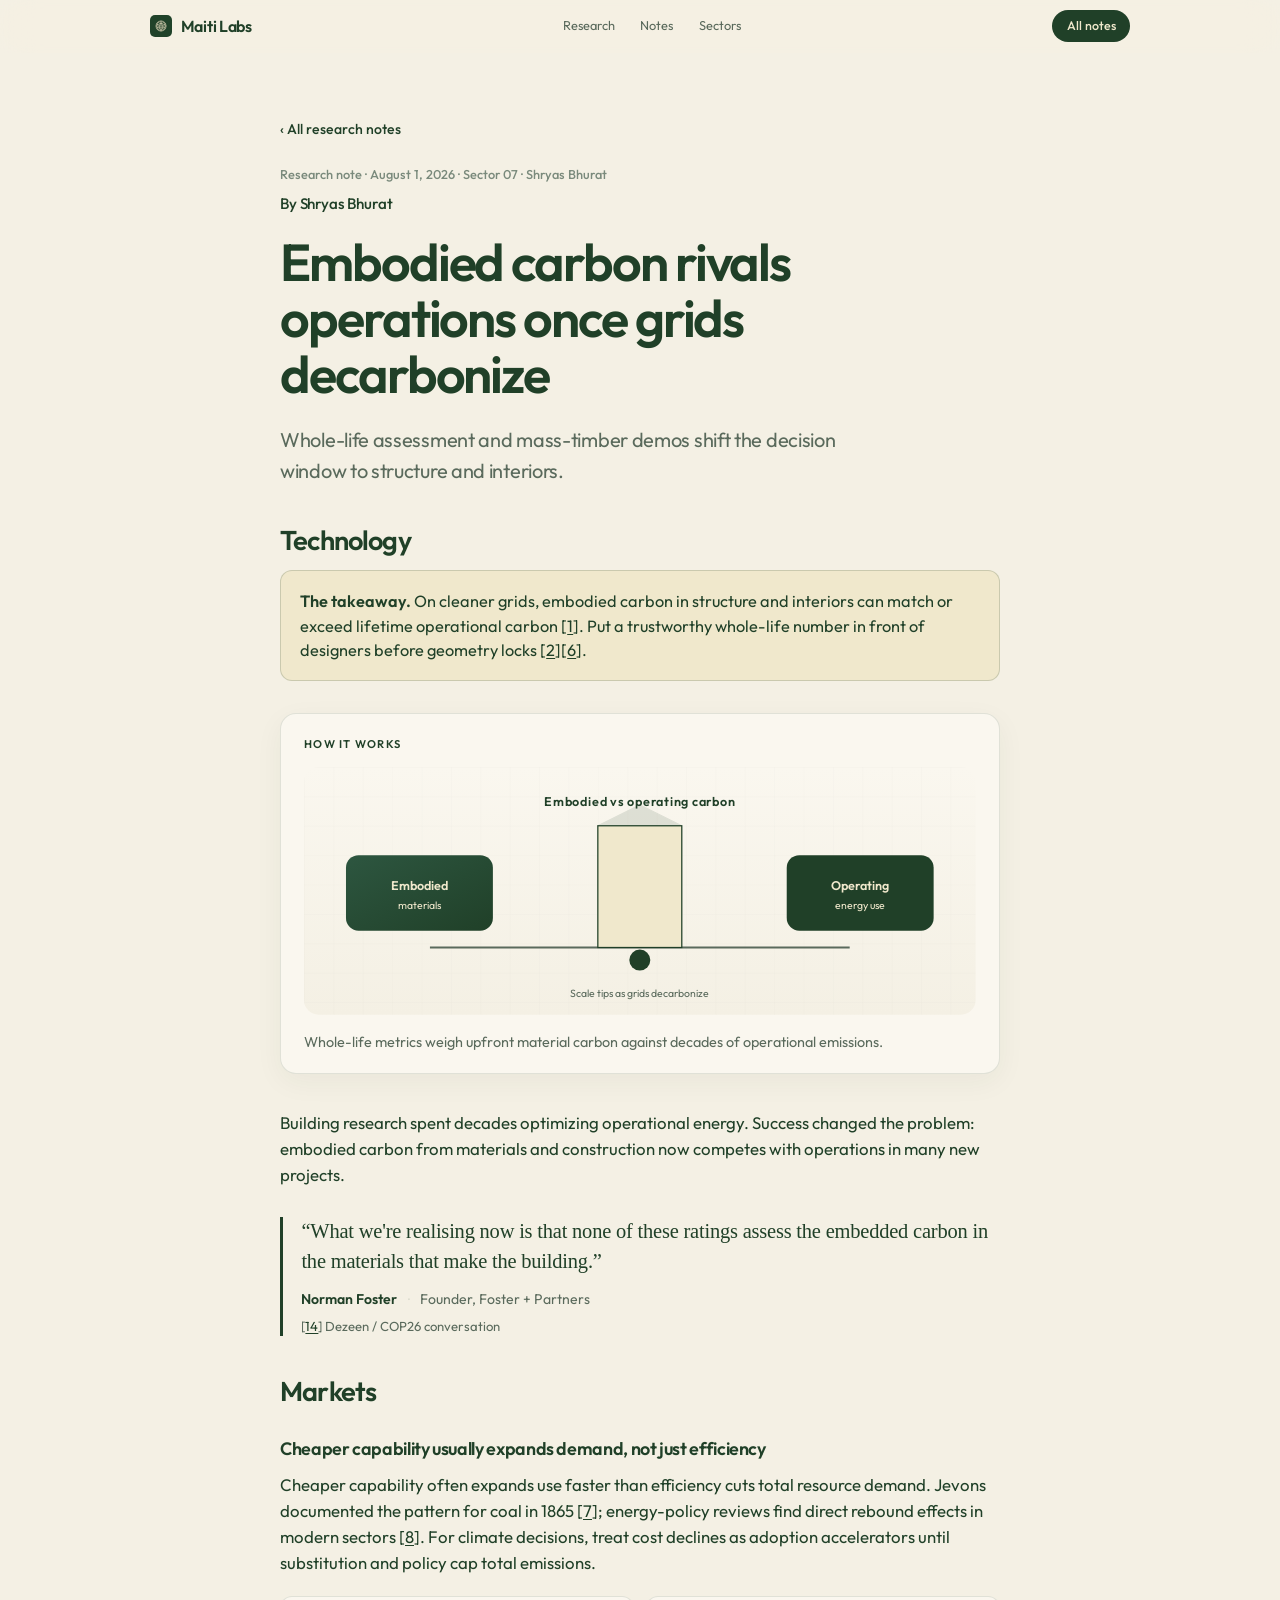
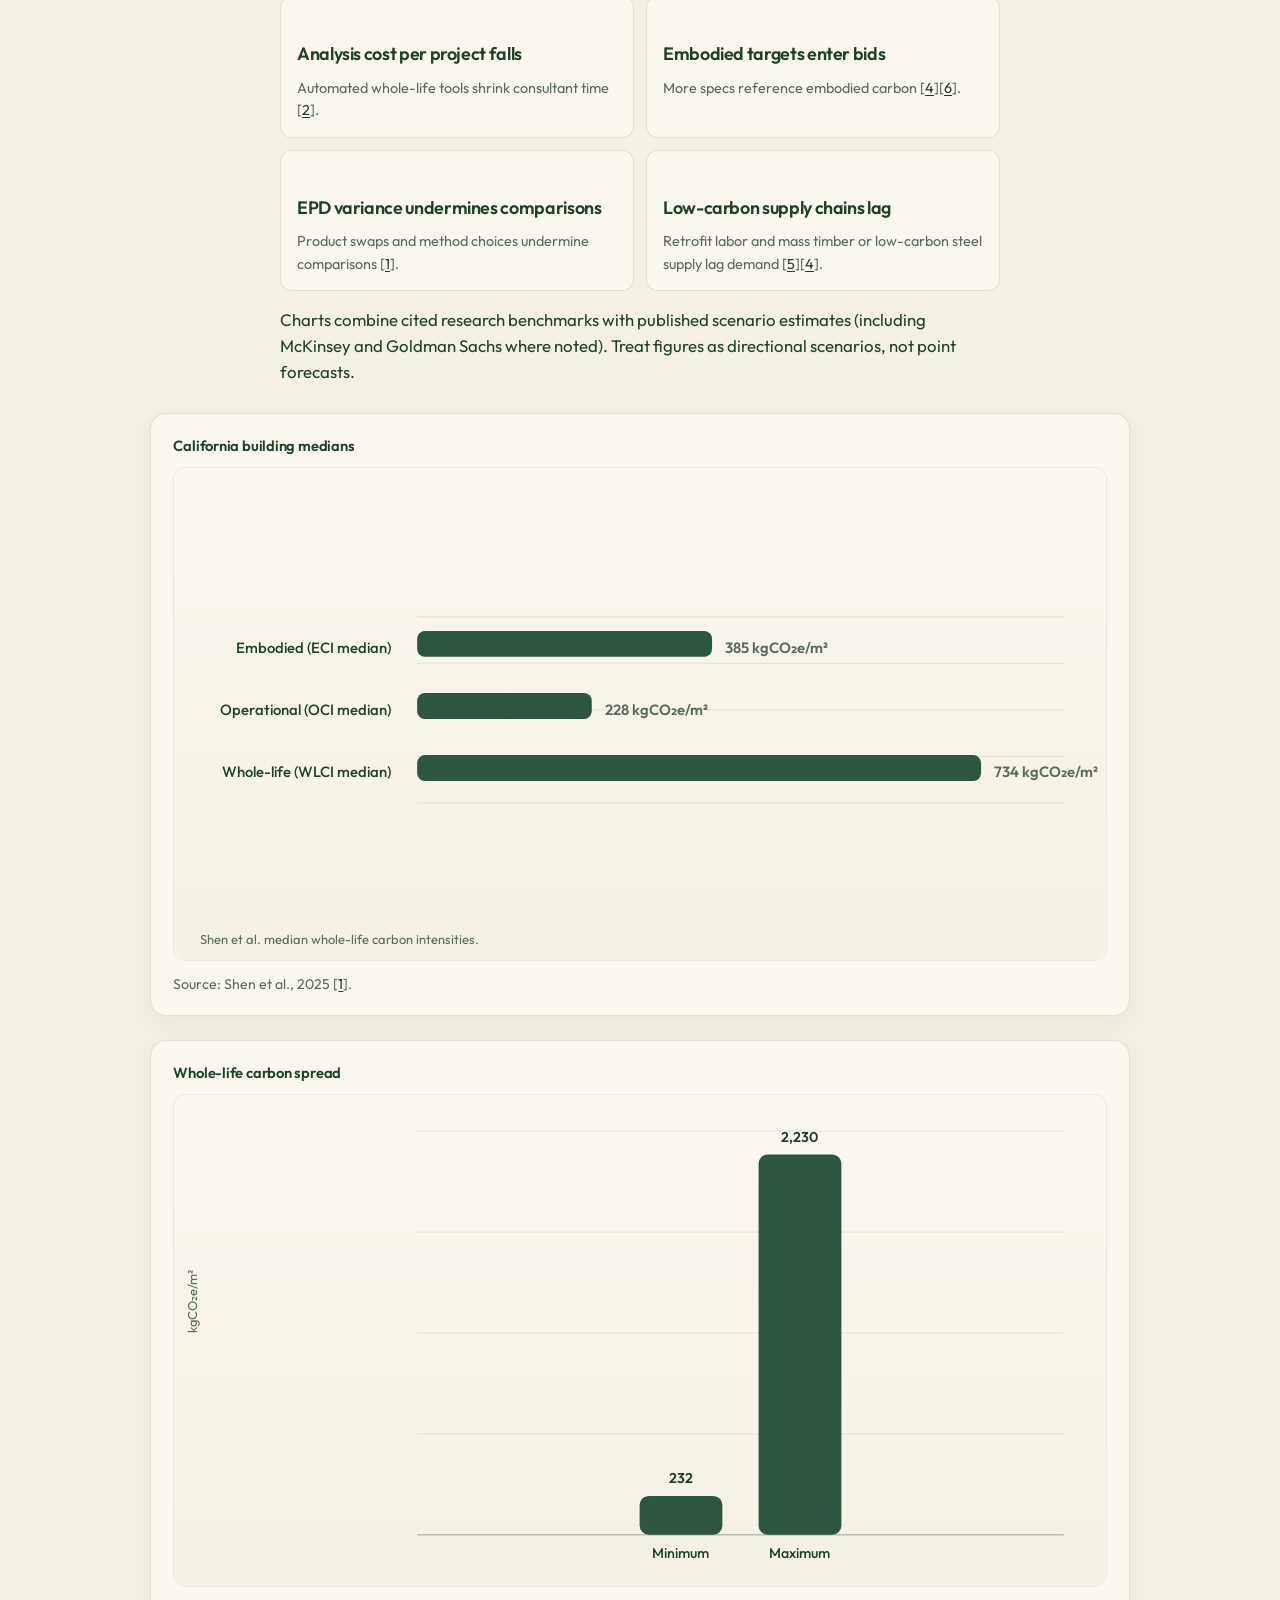
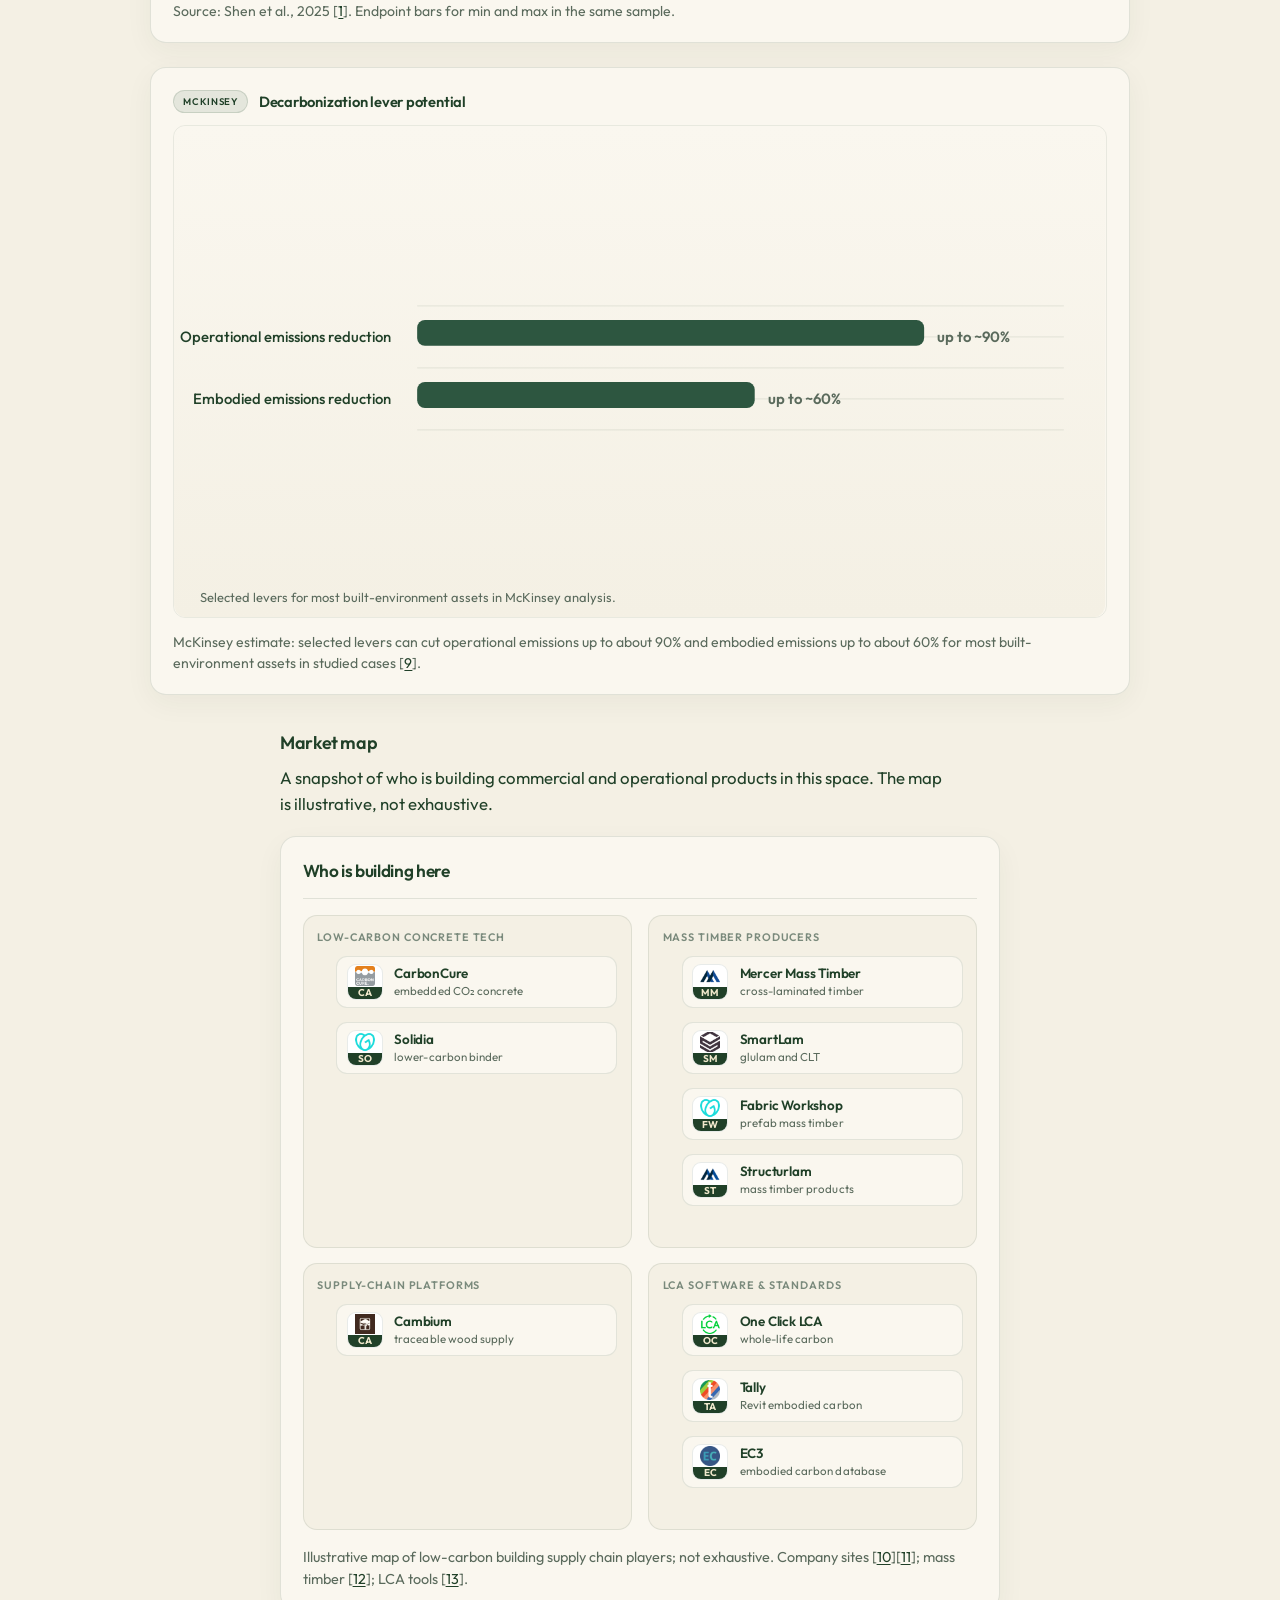
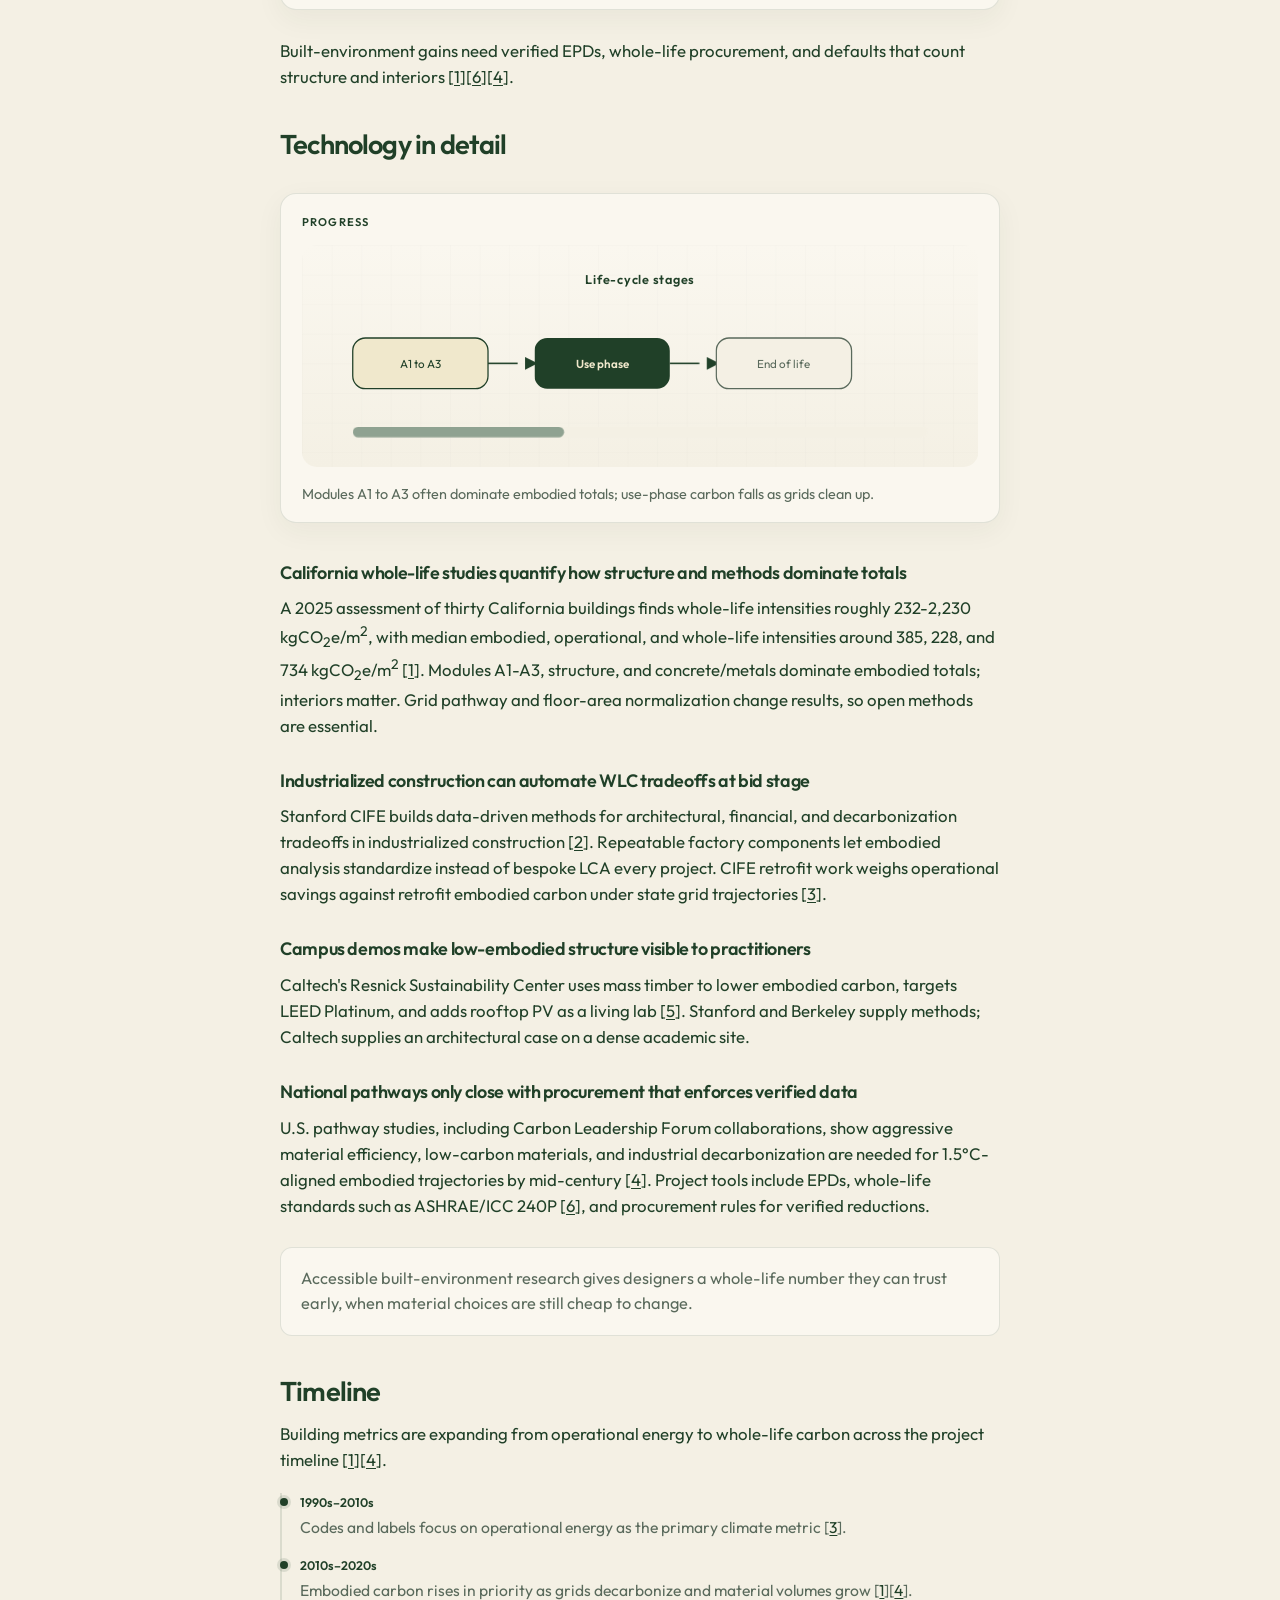
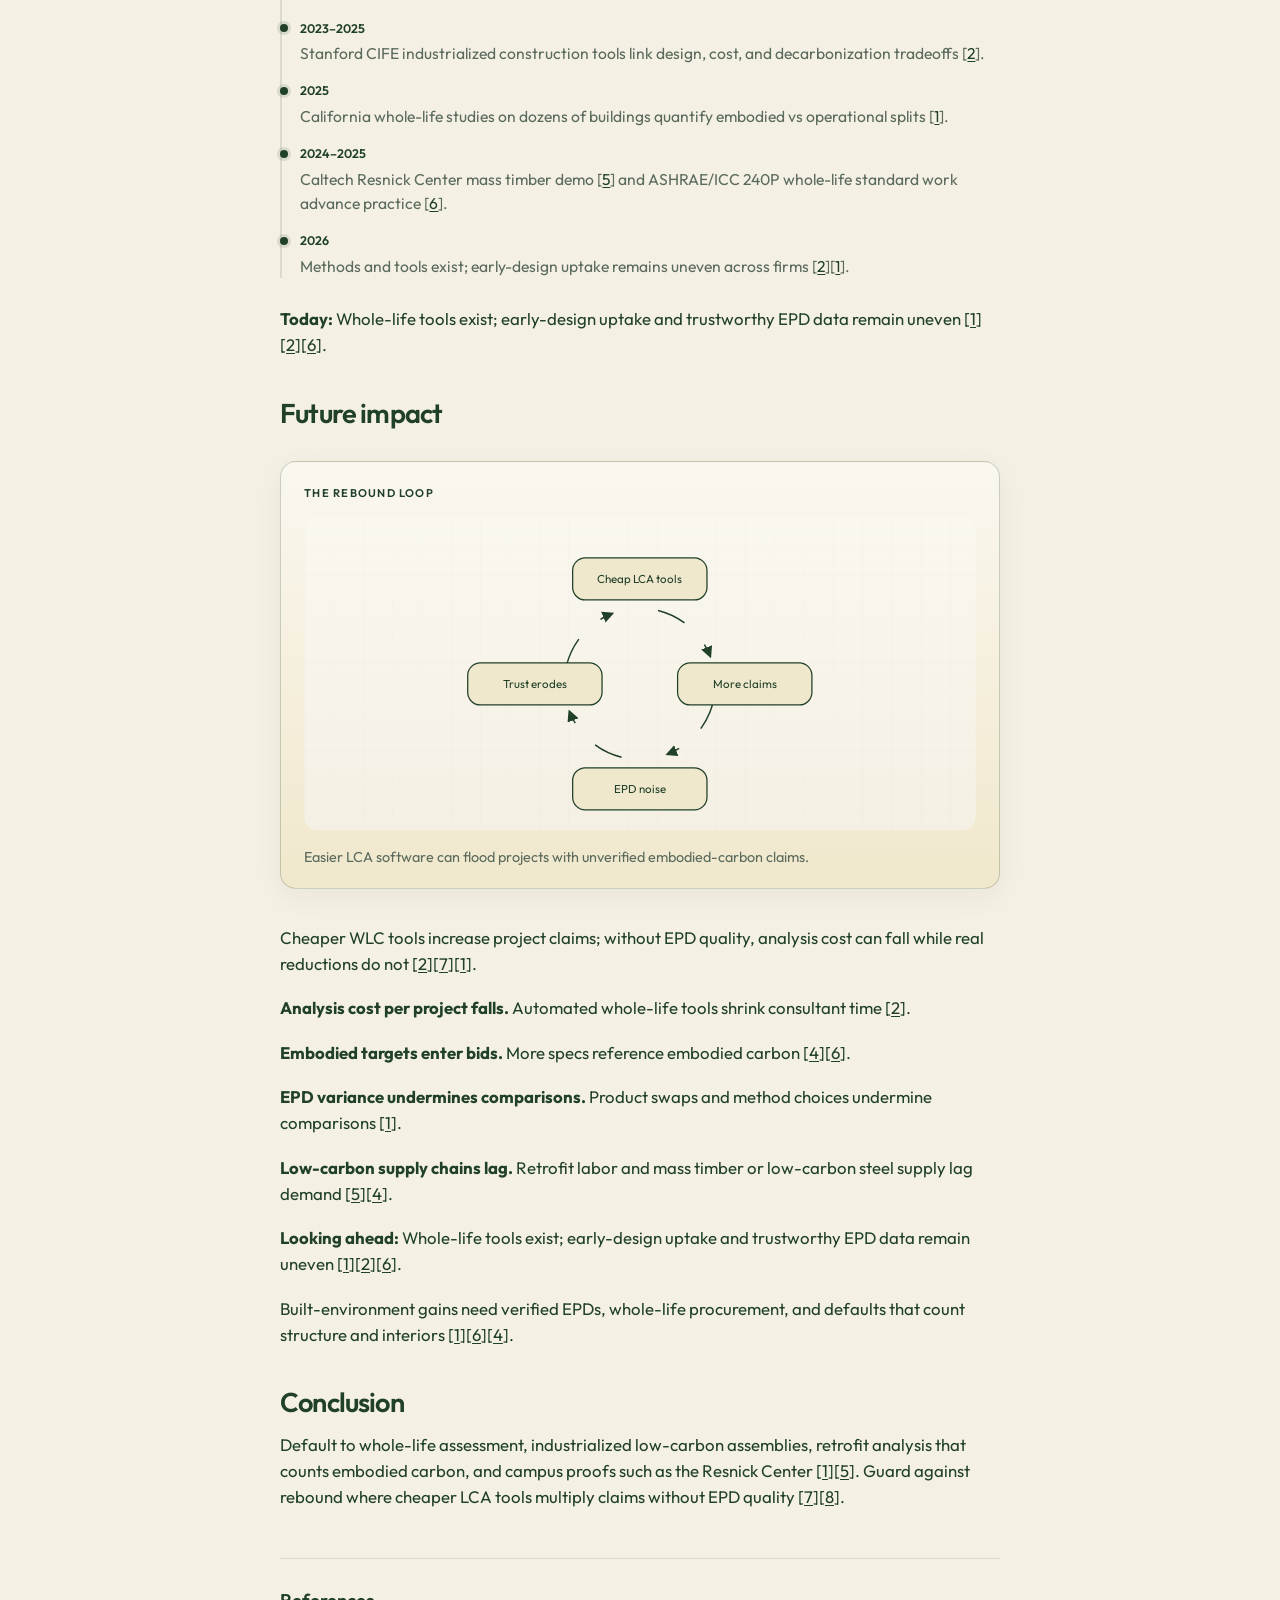
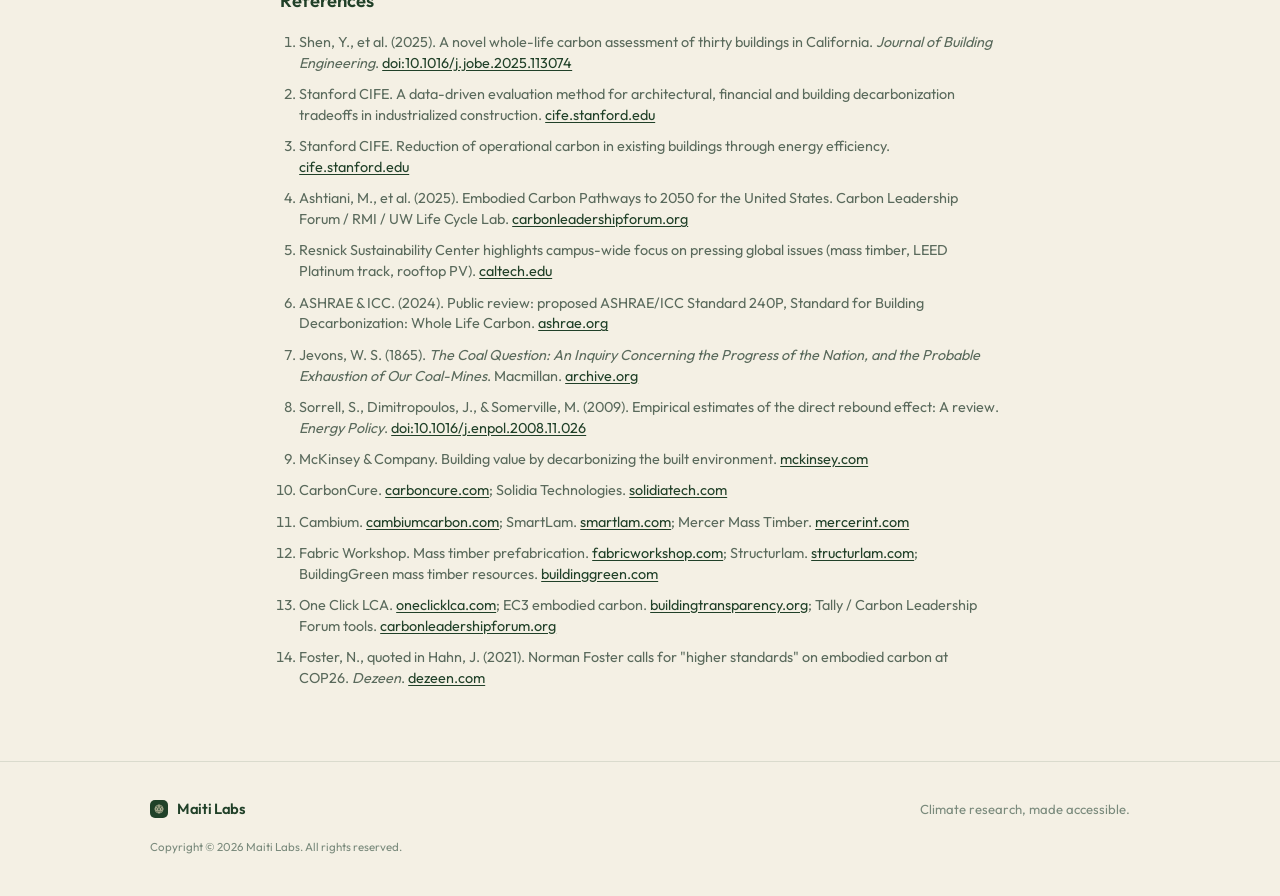
<file: blog/built-environment.html>
<!DOCTYPE html>
<html lang="en">
<head>
<meta charset="UTF-8" />
<meta name="viewport" content="width=device-width, initial-scale=1.0" />
<title>Embodied carbon rivals operations once grids decarbonize · Maiti Labs</title>
<meta name="description" content="Built environment research on whole-life and embodied carbon from Stanford and related labs." />
<link rel="icon" href="../logo.png" type="image/png" />
<link rel="preconnect" href="https://fonts.googleapis.com">
<link rel="preconnect" href="https://fonts.gstatic.com" crossorigin>
<link href="https://fonts.googleapis.com/css2?family=Outfit:wght@300;400;500;600;700&display=swap" rel="stylesheet">
<link rel="stylesheet" href="styles.css?v=2" />
</head>
<body>
  <nav class="nav" id="nav">
    <div class="wrap nav-inner">
      <a class="brand" href="../index.html" aria-label="Maiti Labs home">
        <img src="../logo.png" alt="" width="22" height="22" />
        <span>Maiti Labs</span>
      </a>
      <div class="nav-links">
        <a href="../index.html#research">Research</a>
        <a href="index.html">Notes</a>
        <a href="../index.html#sectors">Sectors</a>
      </div>
      <a class="nav-cta" href="index.html">All notes</a>
    </div>
  </nav>
  <article class="article">
    <div class="wrap-narrow">
      <a class="back-link" href="index.html">‹ All research notes</a>
      <p class="article-meta">Research note · August 1, 2026 · Sector 07 · Shryas Bhurat</p>
      <p class="article-author">By Shryas Bhurat</p>
      <h1>Embodied carbon rivals operations once grids decarbonize</h1>
      <p class="dek">Whole-life assessment and mass-timber demos shift the decision window to structure and interiors.</p>
      <div class="body">

        <h2>Technology</h2>
        <div class="callout callout-plain">
          <p><strong>The takeaway.</strong> On cleaner grids, embodied carbon in structure and interiors can match or exceed lifetime operational carbon [<a href="#r1">1</a>]. Put a trustworthy whole-life number in front of designers before geometry locks [<a href="#r2">2</a>][<a href="#r6">6</a>].</p>
        </div>
        <figure class="viz viz-hero">
          <p class="viz-label">How it works</p>
        <svg aria-hidden="true" class="viz-svg" viewBox="0 0 640 236" xmlns="http://www.w3.org/2000/svg">
          <defs>
            <linearGradient id="bu18-bg" x1="0%" y1="0%" x2="0%" y2="100%">
              <stop offset="0%" stop-color="#faf7ef"/>
              <stop offset="100%" stop-color="#f4f0e4"/>
            </linearGradient>
            <linearGradient id="bu18-card" x1="0%" y1="0%" x2="100%" y2="100%">
              <stop offset="0%" stop-color="#2d5640"/>
              <stop offset="100%" stop-color="#204028"/>
            </linearGradient>
            <pattern id="bu18-grid" width="28" height="28" patternUnits="userSpaceOnUse">
              <path d="M 28 0 L 0 0 0 28" fill="none" stroke="#204028" stroke-width="0.4" opacity="0.07"/>
            </pattern>
            <filter id="bu18-shadow" x="-10%" y="-10%" width="120%" height="120%">
              <feDropShadow dx="0" dy="2" stdDeviation="3" flood-color="#204028" flood-opacity="0.1"/>
            </filter>
            <marker id="bu18-arr" markerWidth="8" markerHeight="8" refX="6" refY="4" orient="auto">
              <path d="M0,0 L8,4 L0,8 Z" fill="#204028"/>
            </marker>
            <marker id="bu18-arrm" markerWidth="8" markerHeight="8" refX="6" refY="4" orient="auto">
              <path d="M0,0 L8,4 L0,8 Z" fill="#5a6a5c"/>
            </marker>
          </defs>
          <rect width="640" height="236" fill="url(#bu18-bg)" rx="14"/>
          <rect width="640" height="236" fill="url(#bu18-grid)" rx="14"/>
          <text x="320" y="32" text-anchor="middle" dominant-baseline="central" fill="#204028" font-size="12" font-weight="600" letter-spacing="0.06em" font-family="Outfit, Helvetica Neue, Helvetica, Arial, sans-serif">Embodied vs operating carbon</text>

          <line x1="120" y1="172" x2="520" y2="172" stroke="#5a6a5c" stroke-width="2"/>
          <polygon points="280,56 320,36 360,56" fill="#204028" opacity="0.12" stroke="#204028"/>
          <rect x="280" y="56" width="80" height="116" fill="#f0e8cc" stroke="#204028" stroke-width="1.2"/>
          <circle class="viz-pulse" cx="320" cy="184" r="10" fill="#204028"/>
          <rect x="40" y="84" width="140" height="72" rx="12" fill="url(#bu18-card)"/>
          <text x="110" y="112" text-anchor="middle" dominant-baseline="central" fill="#f0e8cc" font-size="12" font-weight="600" font-family="Outfit, Helvetica Neue, Helvetica, Arial, sans-serif">Embodied</text>
          <text x="110" y="132" text-anchor="middle" dominant-baseline="central" fill="#f0e8cc" font-size="10" font-family="Outfit, Helvetica Neue, Helvetica, Arial, sans-serif">materials</text>
          <rect x="460" y="84" width="140" height="72" rx="12" fill="#204028"/>
          <text x="530" y="112" text-anchor="middle" dominant-baseline="central" fill="#f0e8cc" font-size="12" font-weight="600" font-family="Outfit, Helvetica Neue, Helvetica, Arial, sans-serif">Operating</text>
          <text x="530" y="132" text-anchor="middle" dominant-baseline="central" fill="#f0e8cc" font-size="10" font-family="Outfit, Helvetica Neue, Helvetica, Arial, sans-serif">energy use</text>
          <text x="320" y="216" text-anchor="middle" dominant-baseline="central" fill="#5a6a5c" font-size="10" font-family="Outfit, Helvetica Neue, Helvetica, Arial, sans-serif">Scale tips as grids decarbonize</text>
        </svg>
          <figcaption class="viz-caption">Whole-life metrics weigh upfront material carbon against decades of operational emissions.</figcaption>
        </figure>
        <p>Building research spent decades optimizing operational energy. Success changed the problem: embodied carbon from materials and construction now competes with operations in many new projects.</p>
        <blockquote class="pull-quote">
          <p class="pull-quote-text">“What we're realising now is that none of these ratings assess the embedded carbon in the materials that make the building.”</p>
          <footer class="pull-quote-attr">
            <cite>Norman Foster</cite>
            <span class="pull-quote-role">Founder, Foster + Partners</span>
            <span class="pull-quote-cite">[<a href="#r14">14</a>] Dezeen / COP26 conversation</span>
          </footer>
        </blockquote>



        <h2>Markets</h2>
        <h3>Cheaper capability usually expands demand, not just efficiency</h3>
        <p>Cheaper capability often expands use faster than efficiency cuts total resource demand. Jevons documented the pattern for coal in 1865 [<a href="#r7">7</a>]; energy-policy reviews find direct rebound effects in modern sectors [<a href="#r8">8</a>]. For climate decisions, treat cost declines as adoption accelerators until substitution and policy cap total emissions.</p>
        <div class="rebound" role="list">
          <div class="rebound-card">
            <h3>Analysis cost per project falls</h3>
            <p>Automated whole-life tools shrink consultant time [<a href="#r2">2</a>].</p>
          </div>
          <div class="rebound-card">
            <h3>Embodied targets enter bids</h3>
            <p>More specs reference embodied carbon [<a href="#r4">4</a>][<a href="#r6">6</a>].</p>
          </div>
          <div class="rebound-card">
            <h3>EPD variance undermines comparisons</h3>
            <p>Product swaps and method choices undermine comparisons [<a href="#r1">1</a>].</p>
          </div>
          <div class="rebound-card">
            <h3>Low-carbon supply chains lag</h3>
            <p>Retrofit labor and mass timber or low-carbon steel supply lag demand [<a href="#r5">5</a>][<a href="#r4">4</a>].</p>
          </div>
        </div>
<p class="chart-section-note">Charts combine cited research benchmarks with published scenario estimates (including McKinsey and Goldman Sachs where noted). Treat figures as directional scenarios, not point forecasts.</p>
        <div class="chart-grid">
        <figure class="viz viz-chart chart-wrap">
          <p class="viz-label"><span class="chart-label-text">California building medians</span></p>
        <svg aria-hidden="true" class="viz-svg chart-svg" viewBox="0 0 720 380" xmlns="http://www.w3.org/2000/svg">
          <defs>
            <linearGradient id="mc47-bg" x1="0%" y1="0%" x2="0%" y2="100%">
              <stop offset="0%" stop-color="#faf7ef"/>
              <stop offset="100%" stop-color="#f4f0e4"/>
            </linearGradient>
          </defs>
          <rect width="720" height="380" fill="url(#mc47-bg)" rx="10"/>
          <line x1="188" y1="115" x2="688" y2="115" stroke="#204028" stroke-width="1" opacity="0.08"/>
          <line x1="188" y1="151" x2="688" y2="151" stroke="#204028" stroke-width="1" opacity="0.08"/>
          <line x1="188" y1="187" x2="688" y2="187" stroke="#204028" stroke-width="1" opacity="0.08"/>
          <line x1="188" y1="223" x2="688" y2="223" stroke="#204028" stroke-width="1" opacity="0.08"/>
          <line x1="188" y1="259" x2="688" y2="259" stroke="#204028" stroke-width="1" opacity="0.08"/>
          <text x="168" y="139.0" text-anchor="end" dominant-baseline="central" fill="#204028" font-size="11.5" font-weight="500" font-family="Outfit, Helvetica Neue, Helvetica, Arial, sans-serif">Embodied (ECI median)</text>
          <rect x="188" y="126" width="228" height="20" rx="6" fill="#2d5640"/>
          <text x="426" y="139.0" dominant-baseline="central" fill="#5a6a5c" font-size="11.5" font-weight="600" font-family="Outfit, Helvetica Neue, Helvetica, Arial, sans-serif">385 kgCO₂e/m²</text>
          <text x="168" y="187.0" text-anchor="end" dominant-baseline="central" fill="#204028" font-size="11.5" font-weight="500" font-family="Outfit, Helvetica Neue, Helvetica, Arial, sans-serif">Operational (OCI median)</text>
          <rect x="188" y="174" width="135" height="20" rx="6" fill="#2d5640"/>
          <text x="333" y="187.0" dominant-baseline="central" fill="#5a6a5c" font-size="11.5" font-weight="600" font-family="Outfit, Helvetica Neue, Helvetica, Arial, sans-serif">228 kgCO₂e/m²</text>
          <text x="168" y="235.0" text-anchor="end" dominant-baseline="central" fill="#204028" font-size="11.5" font-weight="500" font-family="Outfit, Helvetica Neue, Helvetica, Arial, sans-serif">Whole-life (WLCI median)</text>
          <rect x="188" y="222" width="436" height="20" rx="6" fill="#2d5640"/>
          <text x="634" y="235.0" dominant-baseline="central" fill="#5a6a5c" font-size="11.5" font-weight="600" font-family="Outfit, Helvetica Neue, Helvetica, Arial, sans-serif">734 kgCO₂e/m²</text>
          <text x="20" y="368" fill="#5a6a5c" font-size="10" font-family="Outfit, Helvetica Neue, Helvetica, Arial, sans-serif">Shen et al. median whole-life carbon intensities.</text>
        </svg>
          <figcaption class="viz-caption">Source: Shen et al., 2025 [<a href="#r1">1</a>].</figcaption>
        </figure>
        <figure class="viz viz-chart chart-wrap">
          <p class="viz-label"><span class="chart-label-text">Whole-life carbon spread</span></p>
        <svg aria-hidden="true" class="viz-svg chart-svg" viewBox="0 0 720 380" xmlns="http://www.w3.org/2000/svg">
          <defs>
            <linearGradient id="mc48-bg" x1="0%" y1="0%" x2="0%" y2="100%">
              <stop offset="0%" stop-color="#faf7ef"/>
              <stop offset="100%" stop-color="#f4f0e4"/>
            </linearGradient>
          </defs>
          <rect width="720" height="380" fill="url(#mc48-bg)" rx="10"/>
          <line x1="188" y1="28" x2="688" y2="28" stroke="#204028" stroke-width="1" opacity="0.08"/>
          <line x1="188" y1="106" x2="688" y2="106" stroke="#204028" stroke-width="1" opacity="0.08"/>
          <line x1="188" y1="184" x2="688" y2="184" stroke="#204028" stroke-width="1" opacity="0.08"/>
          <line x1="188" y1="262" x2="688" y2="262" stroke="#204028" stroke-width="1" opacity="0.08"/>
          <line x1="188" y1="340" x2="688" y2="340" stroke="#204028" stroke-width="1" opacity="0.08"/>
          <text x="18" y="184" fill="#5a6a5c" font-size="10" font-family="Outfit, Helvetica Neue, Helvetica, Arial, sans-serif" transform="rotate(-90 18 184)">kgCO₂e/m²</text>
          <line x1="188" y1="340" x2="688" y2="340" stroke="#204028" stroke-width="1.2" opacity="0.22"/>
          <rect x="360" y="310" width="64" height="30" rx="7" fill="#2d5640"/>
          <text x="392" y="300" text-anchor="middle" fill="#204028" font-size="11" font-weight="600" font-family="Outfit, Helvetica Neue, Helvetica, Arial, sans-serif">232</text>
          <text x="392" y="358" text-anchor="middle" fill="#204028" font-size="11" font-weight="500" font-family="Outfit, Helvetica Neue, Helvetica, Arial, sans-serif">Minimum</text>
          <rect x="452" y="46" width="64" height="294" rx="7" fill="#2d5640"/>
          <text x="484" y="36" text-anchor="middle" fill="#204028" font-size="11" font-weight="600" font-family="Outfit, Helvetica Neue, Helvetica, Arial, sans-serif">2,230</text>
          <text x="484" y="358" text-anchor="middle" fill="#204028" font-size="11" font-weight="500" font-family="Outfit, Helvetica Neue, Helvetica, Arial, sans-serif">Maximum</text>
        </svg>
          <figcaption class="viz-caption">Source: Shen et al., 2025 [<a href="#r1">1</a>]. Endpoint bars for min and max in the same sample.</figcaption>
        </figure>
        <figure class="viz viz-chart chart-wrap">
          <p class="viz-label"><span class="chart-source">McKinsey</span><span class="chart-label-text">Decarbonization lever potential</span></p>
        <svg aria-hidden="true" class="viz-svg chart-svg" viewBox="0 0 720 380" xmlns="http://www.w3.org/2000/svg">
          <defs>
            <linearGradient id="mc49-bg" x1="0%" y1="0%" x2="0%" y2="100%">
              <stop offset="0%" stop-color="#faf7ef"/>
              <stop offset="100%" stop-color="#f4f0e4"/>
            </linearGradient>
          </defs>
          <rect width="720" height="380" fill="url(#mc49-bg)" rx="10"/>
          <line x1="188" y1="139" x2="688" y2="139" stroke="#204028" stroke-width="1" opacity="0.08"/>
          <line x1="188" y1="163" x2="688" y2="163" stroke="#204028" stroke-width="1" opacity="0.08"/>
          <line x1="188" y1="187" x2="688" y2="187" stroke="#204028" stroke-width="1" opacity="0.08"/>
          <line x1="188" y1="211" x2="688" y2="211" stroke="#204028" stroke-width="1" opacity="0.08"/>
          <line x1="188" y1="235" x2="688" y2="235" stroke="#204028" stroke-width="1" opacity="0.08"/>
          <text x="168" y="163.0" text-anchor="end" dominant-baseline="central" fill="#204028" font-size="11.5" font-weight="500" font-family="Outfit, Helvetica Neue, Helvetica, Arial, sans-serif">Operational emissions reduction</text>
          <rect x="188" y="150" width="392" height="20" rx="6" fill="#2d5640"/>
          <text x="590" y="163.0" dominant-baseline="central" fill="#5a6a5c" font-size="11.5" font-weight="600" font-family="Outfit, Helvetica Neue, Helvetica, Arial, sans-serif">up to ~90%</text>
          <text x="168" y="211.0" text-anchor="end" dominant-baseline="central" fill="#204028" font-size="11.5" font-weight="500" font-family="Outfit, Helvetica Neue, Helvetica, Arial, sans-serif">Embodied emissions reduction</text>
          <rect x="188" y="198" width="261" height="20" rx="6" fill="#2d5640"/>
          <text x="459" y="211.0" dominant-baseline="central" fill="#5a6a5c" font-size="11.5" font-weight="600" font-family="Outfit, Helvetica Neue, Helvetica, Arial, sans-serif">up to ~60%</text>
          <text x="20" y="368" fill="#5a6a5c" font-size="10" font-family="Outfit, Helvetica Neue, Helvetica, Arial, sans-serif">Selected levers for most built-environment assets in McKinsey analysis.</text>
        </svg>
          <figcaption class="viz-caption">McKinsey estimate: selected levers can cut operational emissions up to about 90% and embodied emissions up to about 60% for most built-environment assets in studied cases [<a href="#r9">9</a>].</figcaption>
        </figure>
        </div>

        <h3>Market map</h3>
        <p class="mm-intro">A snapshot of who is building commercial and operational products in this space. The map is illustrative, not exhaustive.</p>
        <figure class="viz market-map">
          <div class="mm-head">
            <p class="mm-title">Who is building here</p>
          </div>
          <div class="mm-grid">
        <div class="mm-seg">
          <h4>Low-carbon concrete tech</h4>
          <ul class="mm-chips">
          <li class="mm-chip" title="CarbonCure: embedded CO₂ concrete"><span class="mm-logo-wrap" aria-hidden="true"><img class="mm-logo" src="logos/carboncure.png" alt="" width="20" height="20" loading="lazy" decoding="async" onerror="this.style.display='none';this.nextElementSibling.hidden=false"/><span class="mm-mono" hidden>CA</span></span><span class="mm-text"><span class="mm-name">CarbonCure</span><span class="mm-role">embedded CO₂ concrete</span></span></li>
          <li class="mm-chip" title="Solidia: lower-carbon binder"><span class="mm-logo-wrap" aria-hidden="true"><img class="mm-logo" src="logos/solidia.png" alt="" width="20" height="20" loading="lazy" decoding="async" onerror="this.style.display='none';this.nextElementSibling.hidden=false"/><span class="mm-mono" hidden>SO</span></span><span class="mm-text"><span class="mm-name">Solidia</span><span class="mm-role">lower-carbon binder</span></span></li>
          </ul>
        </div>
        <div class="mm-seg">
          <h4>Mass timber producers</h4>
          <ul class="mm-chips">
          <li class="mm-chip" title="Mercer Mass Timber: cross-laminated timber"><span class="mm-logo-wrap" aria-hidden="true"><img class="mm-logo" src="logos/mercer.png" alt="" width="20" height="20" loading="lazy" decoding="async" onerror="this.style.display='none';this.nextElementSibling.hidden=false"/><span class="mm-mono" hidden>MM</span></span><span class="mm-text"><span class="mm-name">Mercer Mass Timber</span><span class="mm-role">cross-laminated timber</span></span></li>
          <li class="mm-chip" title="SmartLam: glulam and CLT"><span class="mm-logo-wrap" aria-hidden="true"><img class="mm-logo" src="logos/smartlam.png" alt="" width="20" height="20" loading="lazy" decoding="async" onerror="this.style.display='none';this.nextElementSibling.hidden=false"/><span class="mm-mono" hidden>SM</span></span><span class="mm-text"><span class="mm-name">SmartLam</span><span class="mm-role">glulam and CLT</span></span></li>
          <li class="mm-chip" title="Fabric Workshop: prefab mass timber"><span class="mm-logo-wrap" aria-hidden="true"><img class="mm-logo" src="logos/fabric.png" alt="" width="20" height="20" loading="lazy" decoding="async" onerror="this.style.display='none';this.nextElementSibling.hidden=false"/><span class="mm-mono" hidden>FW</span></span><span class="mm-text"><span class="mm-name">Fabric Workshop</span><span class="mm-role">prefab mass timber</span></span></li>
          <li class="mm-chip" title="Structurlam: mass timber products"><span class="mm-logo-wrap" aria-hidden="true"><img class="mm-logo" src="logos/structurlam.png" alt="" width="20" height="20" loading="lazy" decoding="async" onerror="this.style.display='none';this.nextElementSibling.hidden=false"/><span class="mm-mono" hidden>ST</span></span><span class="mm-text"><span class="mm-name">Structurlam</span><span class="mm-role">mass timber products</span></span></li>
          </ul>
        </div>
        <div class="mm-seg">
          <h4>Supply-chain platforms</h4>
          <ul class="mm-chips">
          <li class="mm-chip" title="Cambium: traceable wood supply"><span class="mm-logo-wrap" aria-hidden="true"><img class="mm-logo" src="logos/cambium.png" alt="" width="20" height="20" loading="lazy" decoding="async" onerror="this.style.display='none';this.nextElementSibling.hidden=false"/><span class="mm-mono" hidden>CA</span></span><span class="mm-text"><span class="mm-name">Cambium</span><span class="mm-role">traceable wood supply</span></span></li>
          </ul>
        </div>
        <div class="mm-seg">
          <h4>LCA software &amp; standards</h4>
          <ul class="mm-chips">
          <li class="mm-chip" title="One Click LCA: whole-life carbon"><span class="mm-logo-wrap" aria-hidden="true"><img class="mm-logo" src="logos/oneclicklca.png" alt="" width="20" height="20" loading="lazy" decoding="async" onerror="this.style.display='none';this.nextElementSibling.hidden=false"/><span class="mm-mono" hidden>OC</span></span><span class="mm-text"><span class="mm-name">One Click LCA</span><span class="mm-role">whole-life carbon</span></span></li>
          <li class="mm-chip" title="Tally: Revit embodied carbon"><span class="mm-logo-wrap" aria-hidden="true"><img class="mm-logo" src="logos/tally.png" alt="" width="20" height="20" loading="lazy" decoding="async" onerror="this.style.display='none';this.nextElementSibling.hidden=false"/><span class="mm-mono" hidden>TA</span></span><span class="mm-text"><span class="mm-name">Tally</span><span class="mm-role">Revit embodied carbon</span></span></li>
          <li class="mm-chip" title="EC3: embodied carbon database"><span class="mm-logo-wrap" aria-hidden="true"><img class="mm-logo" src="logos/ec3.png" alt="" width="20" height="20" loading="lazy" decoding="async" onerror="this.style.display='none';this.nextElementSibling.hidden=false"/><span class="mm-mono" hidden>EC</span></span><span class="mm-text"><span class="mm-name">EC3</span><span class="mm-role">embodied carbon database</span></span></li>
          </ul>
        </div>
          </div>
          <figcaption class="viz-caption">Illustrative map of low-carbon building supply chain players; not exhaustive. Company sites [<a href="#r10">10</a>][<a href="#r11">11</a>]; mass timber [<a href="#r12">12</a>]; LCA tools [<a href="#r13">13</a>].</figcaption>
        </figure>

        <p>Built-environment gains need verified EPDs, whole-life procurement, and defaults that count structure and interiors [<a href="#r1">1</a>][<a href="#r6">6</a>][<a href="#r4">4</a>].</p>


        <h2>Technology in detail</h2>
        <figure class="viz viz-mid">
          <p class="viz-label">Progress</p>
        <svg aria-hidden="true" class="viz-svg" viewBox="0 0 640 210" xmlns="http://www.w3.org/2000/svg">
          <defs>
            <linearGradient id="bu19-bg" x1="0%" y1="0%" x2="0%" y2="100%">
              <stop offset="0%" stop-color="#faf7ef"/>
              <stop offset="100%" stop-color="#f4f0e4"/>
            </linearGradient>
            <linearGradient id="bu19-card" x1="0%" y1="0%" x2="100%" y2="100%">
              <stop offset="0%" stop-color="#2d5640"/>
              <stop offset="100%" stop-color="#204028"/>
            </linearGradient>
            <pattern id="bu19-grid" width="28" height="28" patternUnits="userSpaceOnUse">
              <path d="M 28 0 L 0 0 0 28" fill="none" stroke="#204028" stroke-width="0.4" opacity="0.07"/>
            </pattern>
            <filter id="bu19-shadow" x="-10%" y="-10%" width="120%" height="120%">
              <feDropShadow dx="0" dy="2" stdDeviation="3" flood-color="#204028" flood-opacity="0.1"/>
            </filter>
            <marker id="bu19-arr" markerWidth="8" markerHeight="8" refX="6" refY="4" orient="auto">
              <path d="M0,0 L8,4 L0,8 Z" fill="#204028"/>
            </marker>
            <marker id="bu19-arrm" markerWidth="8" markerHeight="8" refX="6" refY="4" orient="auto">
              <path d="M0,0 L8,4 L0,8 Z" fill="#5a6a5c"/>
            </marker>
          </defs>
          <rect width="640" height="210" fill="url(#bu19-bg)" rx="14"/>
          <rect width="640" height="210" fill="url(#bu19-grid)" rx="14"/>
          <text x="320" y="32" text-anchor="middle" dominant-baseline="central" fill="#204028" font-size="12" font-weight="600" letter-spacing="0.06em" font-family="Outfit, Helvetica Neue, Helvetica, Arial, sans-serif">Life-cycle stages</text>
          <g class="viz-node viz-fade-slide">
            <rect x="48.0" y="88" width="128.0" height="48" rx="12" fill="#f0e8cc" stroke="#204028" stroke-width="1.2"/>
            <text x="112.0" y="112.0" text-anchor="middle" dominant-baseline="central"
              fill="#204028" font-size="11" font-family="Outfit, Helvetica Neue, Helvetica, Arial, sans-serif">A1 to A3</text>
            
          </g>          <line class="viz-draw" x1="176" y1="112" x2="220" y2="112" stroke="#204028" stroke-width="1.5" marker-end="url(#bu19-arr)"/>          <g class="viz-node viz-fade-slide" style="animation-delay:0.12s">
            <rect x="220.0" y="88" width="128.0" height="48" rx="12" fill="#204028"/>
            <text x="284.0" y="112.0" text-anchor="middle" dominant-baseline="central"
              fill="#f0e8cc" font-size="11" font-weight="600" font-family="Outfit, Helvetica Neue, Helvetica, Arial, sans-serif">Use phase</text>
            
          </g>          <line class="viz-draw" x1="348" y1="112" x2="392" y2="112" stroke="#204028" stroke-width="1.5" marker-end="url(#bu19-arr)"/>          <g class="viz-node viz-fade-slide" style="animation-delay:0.24s">
            <rect x="392.0" y="88" width="128.0" height="48" rx="12" fill="#f4f0e4" stroke="#5a6a5c" stroke-width="1.2"/>
            <text x="456.0" y="112.0" text-anchor="middle" dominant-baseline="central"
              fill="#5a6a5c" font-size="11" font-family="Outfit, Helvetica Neue, Helvetica, Arial, sans-serif">End of life</text>
            
          </g><rect x="48" y="172" width="544" height="10" rx="5" fill="#f4f0e4"/><rect x="48" y="172" width="200" height="10" rx="5" fill="#2d5640" opacity="0.5"/>
        </svg>
          <figcaption class="viz-caption">Modules A1 to A3 often dominate embodied totals; use-phase carbon falls as grids clean up.</figcaption>
        </figure>
        <h3>California whole-life studies quantify how structure and methods dominate totals</h3>
        <p>A 2025 assessment of thirty California buildings finds whole-life intensities roughly 232-2,230 kgCO<sub>2</sub>e/m<sup>2</sup>, with median embodied, operational, and whole-life intensities around 385, 228, and 734 kgCO<sub>2</sub>e/m<sup>2</sup> [<a href="#r1">1</a>]. Modules A1-A3, structure, and concrete/metals dominate embodied totals; interiors matter. Grid pathway and floor-area normalization change results, so open methods are essential.</p>

        <h3>Industrialized construction can automate WLC tradeoffs at bid stage</h3>
        <p>Stanford CIFE builds data-driven methods for architectural, financial, and decarbonization tradeoffs in industrialized construction [<a href="#r2">2</a>]. Repeatable factory components let embodied analysis standardize instead of bespoke LCA every project. CIFE retrofit work weighs operational savings against retrofit embodied carbon under state grid trajectories [<a href="#r3">3</a>].</p>

        <h3>Campus demos make low-embodied structure visible to practitioners</h3>
        <p>Caltech's Resnick Sustainability Center uses mass timber to lower embodied carbon, targets LEED Platinum, and adds rooftop PV as a living lab [<a href="#r5">5</a>]. Stanford and Berkeley supply methods; Caltech supplies an architectural case on a dense academic site.</p>

        <h3>National pathways only close with procurement that enforces verified data</h3>
        <p>U.S. pathway studies, including Carbon Leadership Forum collaborations, show aggressive material efficiency, low-carbon materials, and industrial decarbonization are needed for 1.5°C-aligned embodied trajectories by mid-century [<a href="#r4">4</a>]. Project tools include EPDs, whole-life standards such as ASHRAE/ICC 240P [<a href="#r6">6</a>], and procurement rules for verified reductions.</p>
        <div class="callout">
          <p>Accessible built-environment research gives designers a whole-life number they can trust early, when material choices are still cheap to change.</p>
        </div>


        <h2>Timeline</h2>
        <p>Building metrics are expanding from operational energy to whole-life carbon across the project timeline [<a href="#r1">1</a>][<a href="#r4">4</a>].</p>
        <div class="timeline" role="list">
          <div class="timeline-item" role="listitem">
            <p class="timeline-year">1990s–2010s</p>
            <p class="timeline-text">Codes and labels focus on operational energy as the primary climate metric [<a href="#r3">3</a>].</p>
          </div>
          <div class="timeline-item" role="listitem">
            <p class="timeline-year">2010s–2020s</p>
            <p class="timeline-text">Embodied carbon rises in priority as grids decarbonize and material volumes grow [<a href="#r1">1</a>][<a href="#r4">4</a>].</p>
          </div>
          <div class="timeline-item" role="listitem">
            <p class="timeline-year">2023–2025</p>
            <p class="timeline-text">Stanford CIFE industrialized construction tools link design, cost, and decarbonization tradeoffs [<a href="#r2">2</a>].</p>
          </div>
          <div class="timeline-item" role="listitem">
            <p class="timeline-year">2025</p>
            <p class="timeline-text">California whole-life studies on dozens of buildings quantify embodied vs operational splits [<a href="#r1">1</a>].</p>
          </div>
          <div class="timeline-item" role="listitem">
            <p class="timeline-year">2024–2025</p>
            <p class="timeline-text">Caltech Resnick Center mass timber demo [<a href="#r5">5</a>] and ASHRAE/ICC 240P whole-life standard work advance practice [<a href="#r6">6</a>].</p>
          </div>
          <div class="timeline-item" role="listitem">
            <p class="timeline-year">2026</p>
            <p class="timeline-text">Methods and tools exist; early-design uptake remains uneven across firms [<a href="#r2">2</a>][<a href="#r1">1</a>].</p>
          </div>
        </div>
        <p class="progress-note"><strong>Today:</strong> Whole-life tools exist; early-design uptake and trustworthy EPD data remain uneven [<a href="#r1">1</a>][<a href="#r2">2</a>][<a href="#r6">6</a>].</p>

        <h2>Future impact</h2>
        <figure class="viz viz-loop">
          <p class="viz-label">The rebound loop</p>
        <svg aria-hidden="true" class="viz-svg" viewBox="0 0 640 300" xmlns="http://www.w3.org/2000/svg">
          <defs>
            <linearGradient id="bu20-bg" x1="0%" y1="0%" x2="0%" y2="100%">
              <stop offset="0%" stop-color="#faf7ef"/>
              <stop offset="100%" stop-color="#f4f0e4"/>
            </linearGradient>
            <linearGradient id="bu20-card" x1="0%" y1="0%" x2="100%" y2="100%">
              <stop offset="0%" stop-color="#2d5640"/>
              <stop offset="100%" stop-color="#204028"/>
            </linearGradient>
            <pattern id="bu20-grid" width="28" height="28" patternUnits="userSpaceOnUse">
              <path d="M 28 0 L 0 0 0 28" fill="none" stroke="#204028" stroke-width="0.4" opacity="0.07"/>
            </pattern>
            <filter id="bu20-shadow" x="-10%" y="-10%" width="120%" height="120%">
              <feDropShadow dx="0" dy="2" stdDeviation="3" flood-color="#204028" flood-opacity="0.1"/>
            </filter>
            <marker id="bu20-arr" markerWidth="8" markerHeight="8" refX="6" refY="4" orient="auto">
              <path d="M0,0 L8,4 L0,8 Z" fill="#204028"/>
            </marker>
            <marker id="bu20-arrm" markerWidth="8" markerHeight="8" refX="6" refY="4" orient="auto">
              <path d="M0,0 L8,4 L0,8 Z" fill="#5a6a5c"/>
            </marker>
          </defs>
          <rect width="640" height="300" fill="url(#bu20-bg)" rx="14"/>
          <rect width="640" height="300" fill="url(#bu20-grid)" rx="14"/>
          
          <path class="viz-draw" d="M 337.4 90.1 A 72 72 0 0 1 386.8 133.0" fill="none" stroke="#204028" stroke-width="1.4" marker-end="url(#bu20-arr)"/>
          <path class="viz-draw" d="M 389.9 177.4 A 72 72 0 0 1 347.0 226.8" fill="none" stroke="#204028" stroke-width="1.4" marker-end="url(#bu20-arr)"/>
          <path class="viz-draw" d="M 302.6 229.9 A 72 72 0 0 1 253.2 187.0" fill="none" stroke="#204028" stroke-width="1.4" marker-end="url(#bu20-arr)"/>
          <path class="viz-draw" d="M 250.1 142.6 A 72 72 0 0 1 293.0 93.2" fill="none" stroke="#204028" stroke-width="1.4" marker-end="url(#bu20-arr)"/>
          <g class="viz-node viz-fade-slide">
            <rect x="256.0" y="40.0" width="128.0" height="40" rx="12" fill="#f0e8cc" stroke="#204028" stroke-width="1.2"/>
            <text x="320.0" y="60.0" text-anchor="middle" dominant-baseline="central"
              fill="#204028" font-size="11" font-family="Outfit, Helvetica Neue, Helvetica, Arial, sans-serif">Cheap LCA tools</text>
            
          </g>
          <g class="viz-node viz-fade-slide" style="animation-delay:0.12s">
            <rect x="356.0" y="140.0" width="128.0" height="40" rx="12" fill="#f0e8cc" stroke="#204028" stroke-width="1.2"/>
            <text x="420.0" y="160.0" text-anchor="middle" dominant-baseline="central"
              fill="#204028" font-size="11" font-family="Outfit, Helvetica Neue, Helvetica, Arial, sans-serif">More claims</text>
            
          </g>
          <g class="viz-node viz-fade-slide" style="animation-delay:0.24s">
            <rect x="256.0" y="240.0" width="128.0" height="40" rx="12" fill="#f0e8cc" stroke="#204028" stroke-width="1.2"/>
            <text x="320.0" y="260.0" text-anchor="middle" dominant-baseline="central"
              fill="#204028" font-size="11" font-family="Outfit, Helvetica Neue, Helvetica, Arial, sans-serif">EPD noise</text>
            
          </g>
          <g class="viz-node viz-fade-slide" style="animation-delay:0.36s">
            <rect x="156.0" y="140.0" width="128.0" height="40" rx="12" fill="#f0e8cc" stroke="#204028" stroke-width="1.2"/>
            <text x="220.0" y="160.0" text-anchor="middle" dominant-baseline="central"
              fill="#204028" font-size="11" font-family="Outfit, Helvetica Neue, Helvetica, Arial, sans-serif">Trust erodes</text>
            
          </g>
        </svg>
          <figcaption class="viz-caption">Easier LCA software can flood projects with unverified embodied-carbon claims.</figcaption>
        </figure>

        <p>Cheaper WLC tools increase project claims; without EPD quality, analysis cost can fall while real reductions do not [<a href="#r2">2</a>][<a href="#r7">7</a>][<a href="#r1">1</a>].</p>
        <p><strong>Analysis cost per project falls.</strong> Automated whole-life tools shrink consultant time [<a href="#r2">2</a>].</p>
        <p><strong>Embodied targets enter bids.</strong> More specs reference embodied carbon [<a href="#r4">4</a>][<a href="#r6">6</a>].</p>
        <p><strong>EPD variance undermines comparisons.</strong> Product swaps and method choices undermine comparisons [<a href="#r1">1</a>].</p>
        <p><strong>Low-carbon supply chains lag.</strong> Retrofit labor and mass timber or low-carbon steel supply lag demand [<a href="#r5">5</a>][<a href="#r4">4</a>].</p>
        <p class="progress-note"><strong>Looking ahead:</strong> Whole-life tools exist; early-design uptake and trustworthy EPD data remain uneven [<a href="#r1">1</a>][<a href="#r2">2</a>][<a href="#r6">6</a>].</p>
        <p>Built-environment gains need verified EPDs, whole-life procurement, and defaults that count structure and interiors [<a href="#r1">1</a>][<a href="#r6">6</a>][<a href="#r4">4</a>].</p>


        <h2>Conclusion</h2>
        <p>Default to whole-life assessment, industrialized low-carbon assemblies, retrofit analysis that counts embodied carbon, and campus proofs such as the Resnick Center [<a href="#r1">1</a>][<a href="#r5">5</a>]. Guard against rebound where cheaper LCA tools multiply claims without EPD quality [<a href="#r7">7</a>][<a href="#r8">8</a>].</p>

      </div>
      <section class="refs">
        <h2>References</h2>
        <ol>
<li><span id="r1"></span>Shen, Y., et al. (2025). A novel whole-life carbon assessment of thirty buildings in California. <em>Journal of Building Engineering</em>. <a href="https://doi.org/10.1016/j.jobe.2025.113074">doi:10.1016/j.jobe.2025.113074</a></li>
<li><span id="r2"></span>Stanford CIFE. A data-driven evaluation method for architectural, financial and building decarbonization tradeoffs in industrialized construction. <a href="https://cife.stanford.edu/data-driven-evaluation-method-architectural-financial-and-building-decarbonization-tradeoffs">cife.stanford.edu</a></li>
<li><span id="r3"></span>Stanford CIFE. Reduction of operational carbon in existing buildings through energy efficiency. <a href="https://cife.stanford.edu/reduction-operational-carbon-existing-buildings-through-energy-efficiency">cife.stanford.edu</a></li>
<li><span id="r4"></span>Ashtiani, M., et al. (2025). Embodied Carbon Pathways to 2050 for the United States. Carbon Leadership Forum / RMI / UW Life Cycle Lab. <a href="https://carbonleadershipforum.org/embodied-carbon-pathways-to-2050-for-the-united-states/">carbonleadershipforum.org</a></li>
<li><span id="r5"></span>Resnick Sustainability Center highlights campus-wide focus on pressing global issues (mass timber, LEED Platinum track, rooftop PV). <a href="https://www.caltech.edu/about/news/resnick-sustainability-center-highlights-campus-wide-focus-on-pressing-global-issues">caltech.edu</a></li>
<li><span id="r6"></span>ASHRAE &amp; ICC. (2024). Public review: proposed ASHRAE/ICC Standard 240P, Standard for Building Decarbonization: Whole Life Carbon. <a href="https://www.ashrae.org/about/news/2024/ashrae-and-icc-announce-public-review-for-proposed-whole-life-carbon-standard">ashrae.org</a></li>
<li><span id="r7"></span>Jevons, W. S. (1865). <em>The Coal Question: An Inquiry Concerning the Progress of the Nation, and the Probable Exhaustion of Our Coal-Mines</em>. Macmillan. <a href="https://archive.org/details/coalquestionin00jevorich">archive.org</a></li>
<li><span id="r8"></span>Sorrell, S., Dimitropoulos, J., & Somerville, M. (2009). Empirical estimates of the direct rebound effect: A review. <em>Energy Policy</em>. <a href="https://doi.org/10.1016/j.enpol.2008.11.026">doi:10.1016/j.enpol.2008.11.026</a></li>
<li><span id="r9"></span>McKinsey &amp; Company. Building value by decarbonizing the built environment. <a href="https://www.mckinsey.com/industries/engineering-construction-and-building-materials/our-insights/building-value-by-decarbonizing-the-built-environment">mckinsey.com</a></li>
<li><span id="r10"></span>CarbonCure. <a href="https://www.carboncure.com/">carboncure.com</a>; Solidia Technologies. <a href="https://solidiatech.com/">solidiatech.com</a></li>
<li><span id="r11"></span>Cambium. <a href="https://www.cambiumcarbon.com/">cambiumcarbon.com</a>; SmartLam. <a href="https://smartlam.com/">smartlam.com</a>; Mercer Mass Timber. <a href="https://www.mercerint.com/mass-timber/">mercerint.com</a></li>
<li><span id="r12"></span>Fabric Workshop. Mass timber prefabrication. <a href="https://www.fabricworkshop.com/">fabricworkshop.com</a>; Structurlam. <a href="https://www.structurlam.com/">structurlam.com</a>; BuildingGreen mass timber resources. <a href="https://www.buildinggreen.com/primer/mass-timber">buildinggreen.com</a></li>
<li><span id="r13"></span>One Click LCA. <a href="https://www.oneclicklca.com/">oneclicklca.com</a>; EC3 embodied carbon. <a href="https://buildingtransparency.org/ec3">buildingtransparency.org</a>; Tally / Carbon Leadership Forum tools. <a href="https://carbonleadershipforum.org/tally/">carbonleadershipforum.org</a></li>
<li><span id="r14"></span>Foster, N., quoted in Hahn, J. (2021). Norman Foster calls for "higher standards" on embodied carbon at COP26. <em>Dezeen</em>. <a href="https://www.dezeen.com/2021/11/04/norman-foster-cop26-embodied-carbon/">dezeen.com</a></li>
        </ol>
      </section>
    </div>
  </article>
  <footer class="footer">
    <div class="wrap">
      <div class="footer-row">
        <a class="brand" href="../index.html">
          <img src="../logo.png" alt="" width="18" height="18" />
          <span>Maiti Labs</span>
        </a>
        <p class="footer-tag">Climate research, made accessible.</p>
      </div>
      <p class="copyright">Copyright © 2026 Maiti Labs. All rights reserved.</p>
    </div>
  </footer>
  <script>
    const nav = document.getElementById('nav');
    const onScroll = () => nav.classList.toggle('scrolled', window.scrollY > 8);
    onScroll();
    window.addEventListener('scroll', onScroll, { passive: true });
  </script>
</body>
</html>
</file>
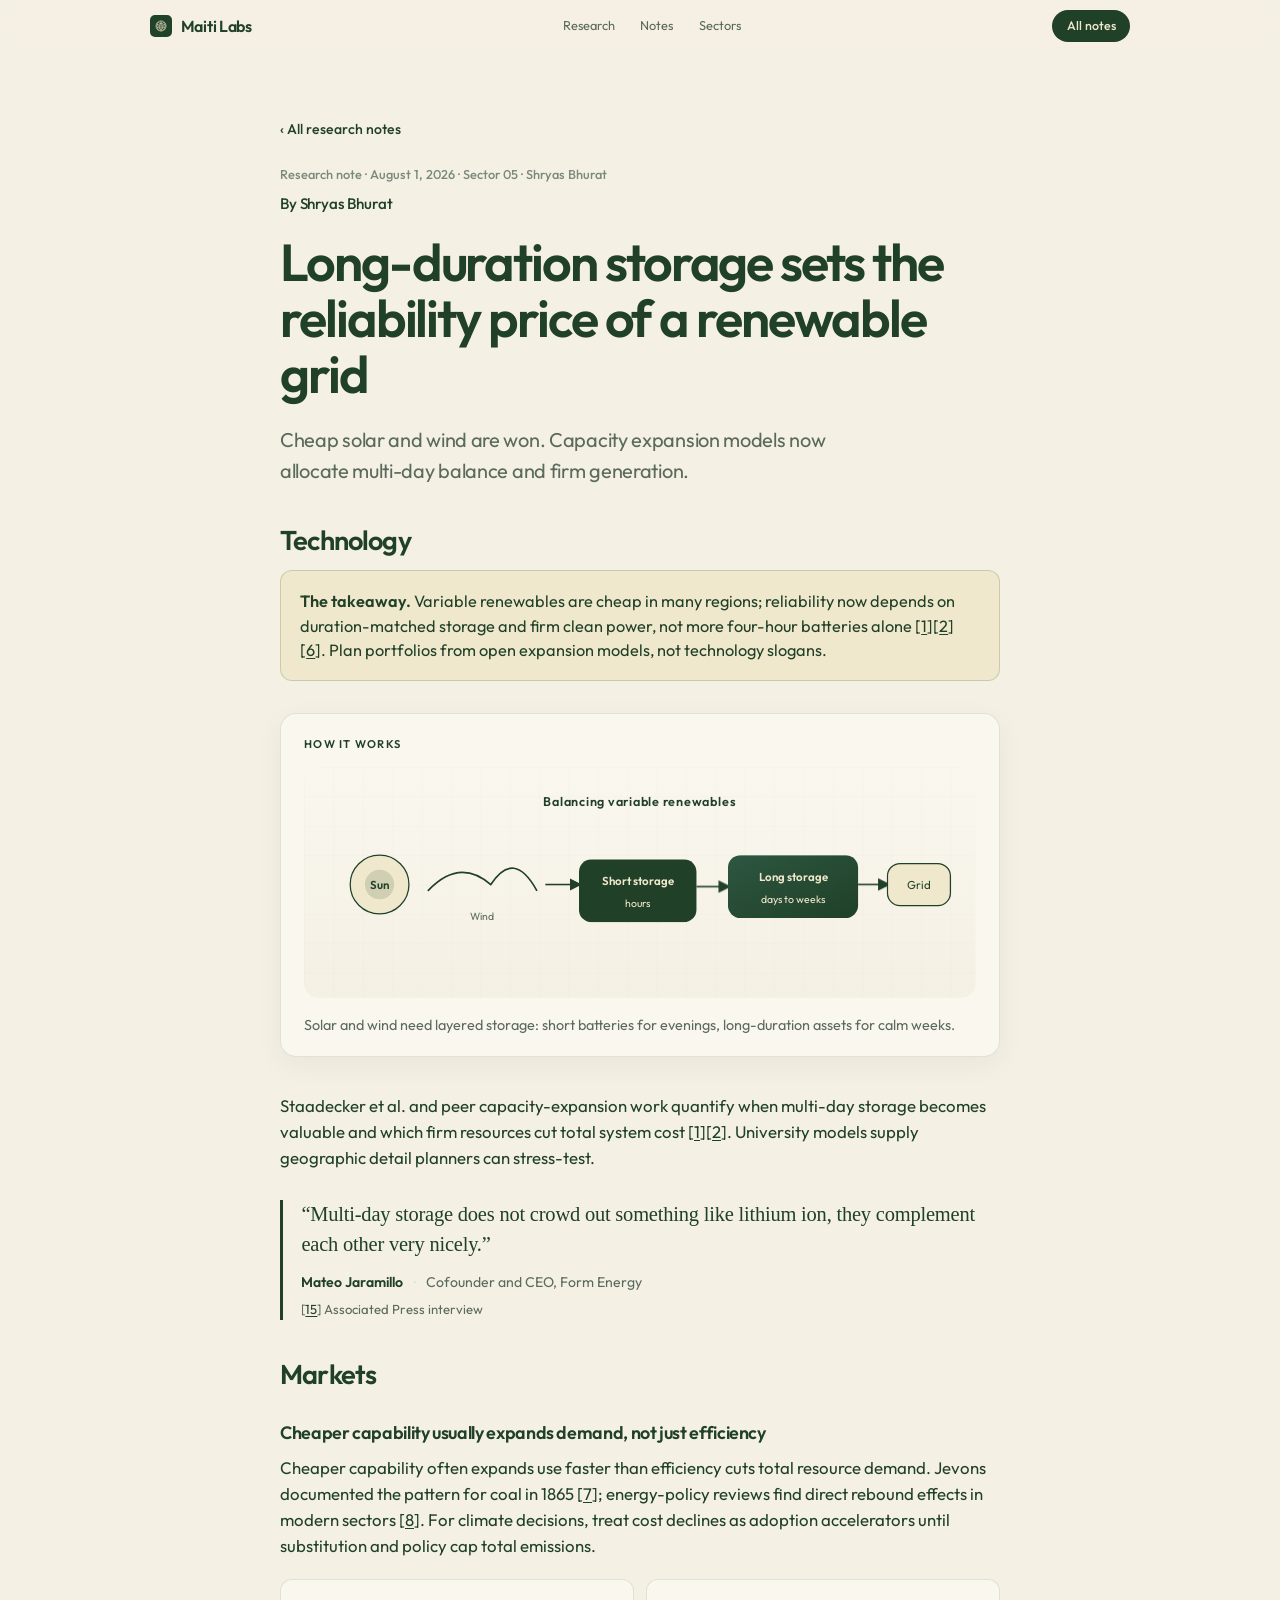
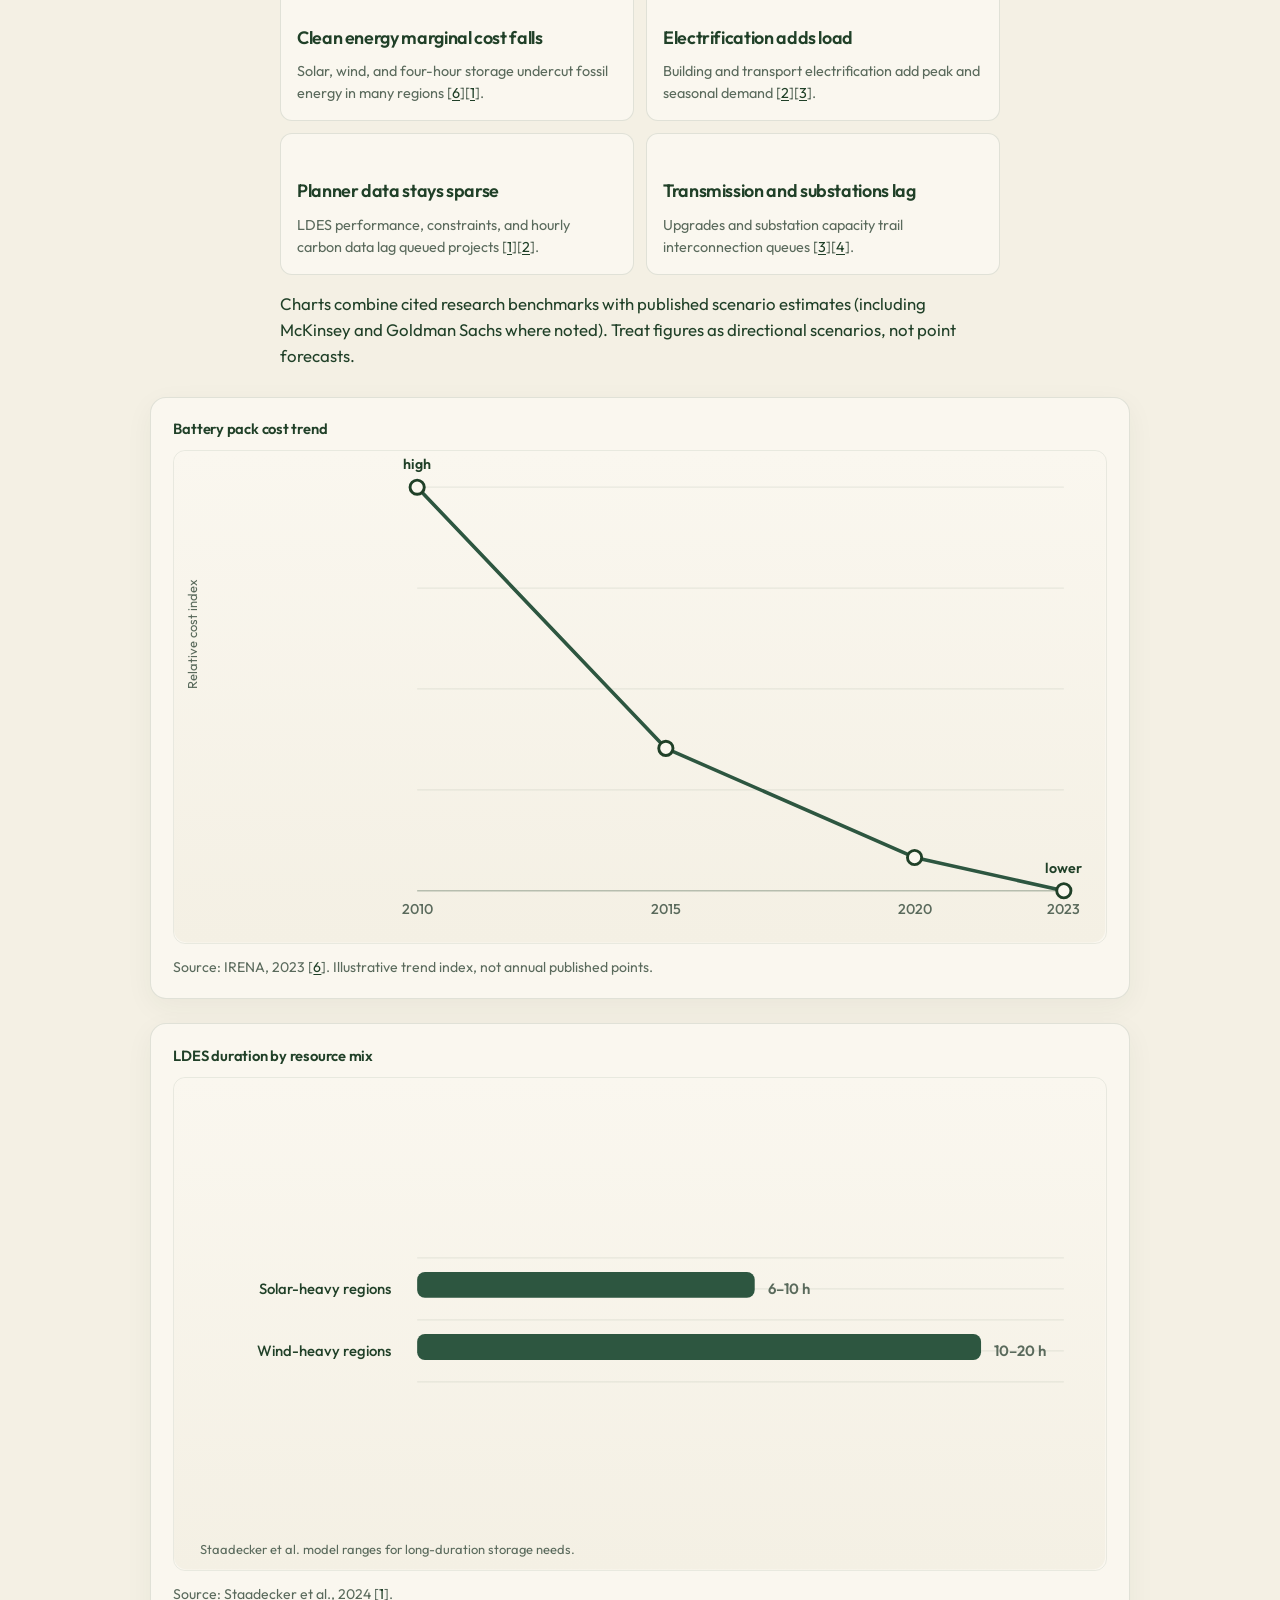
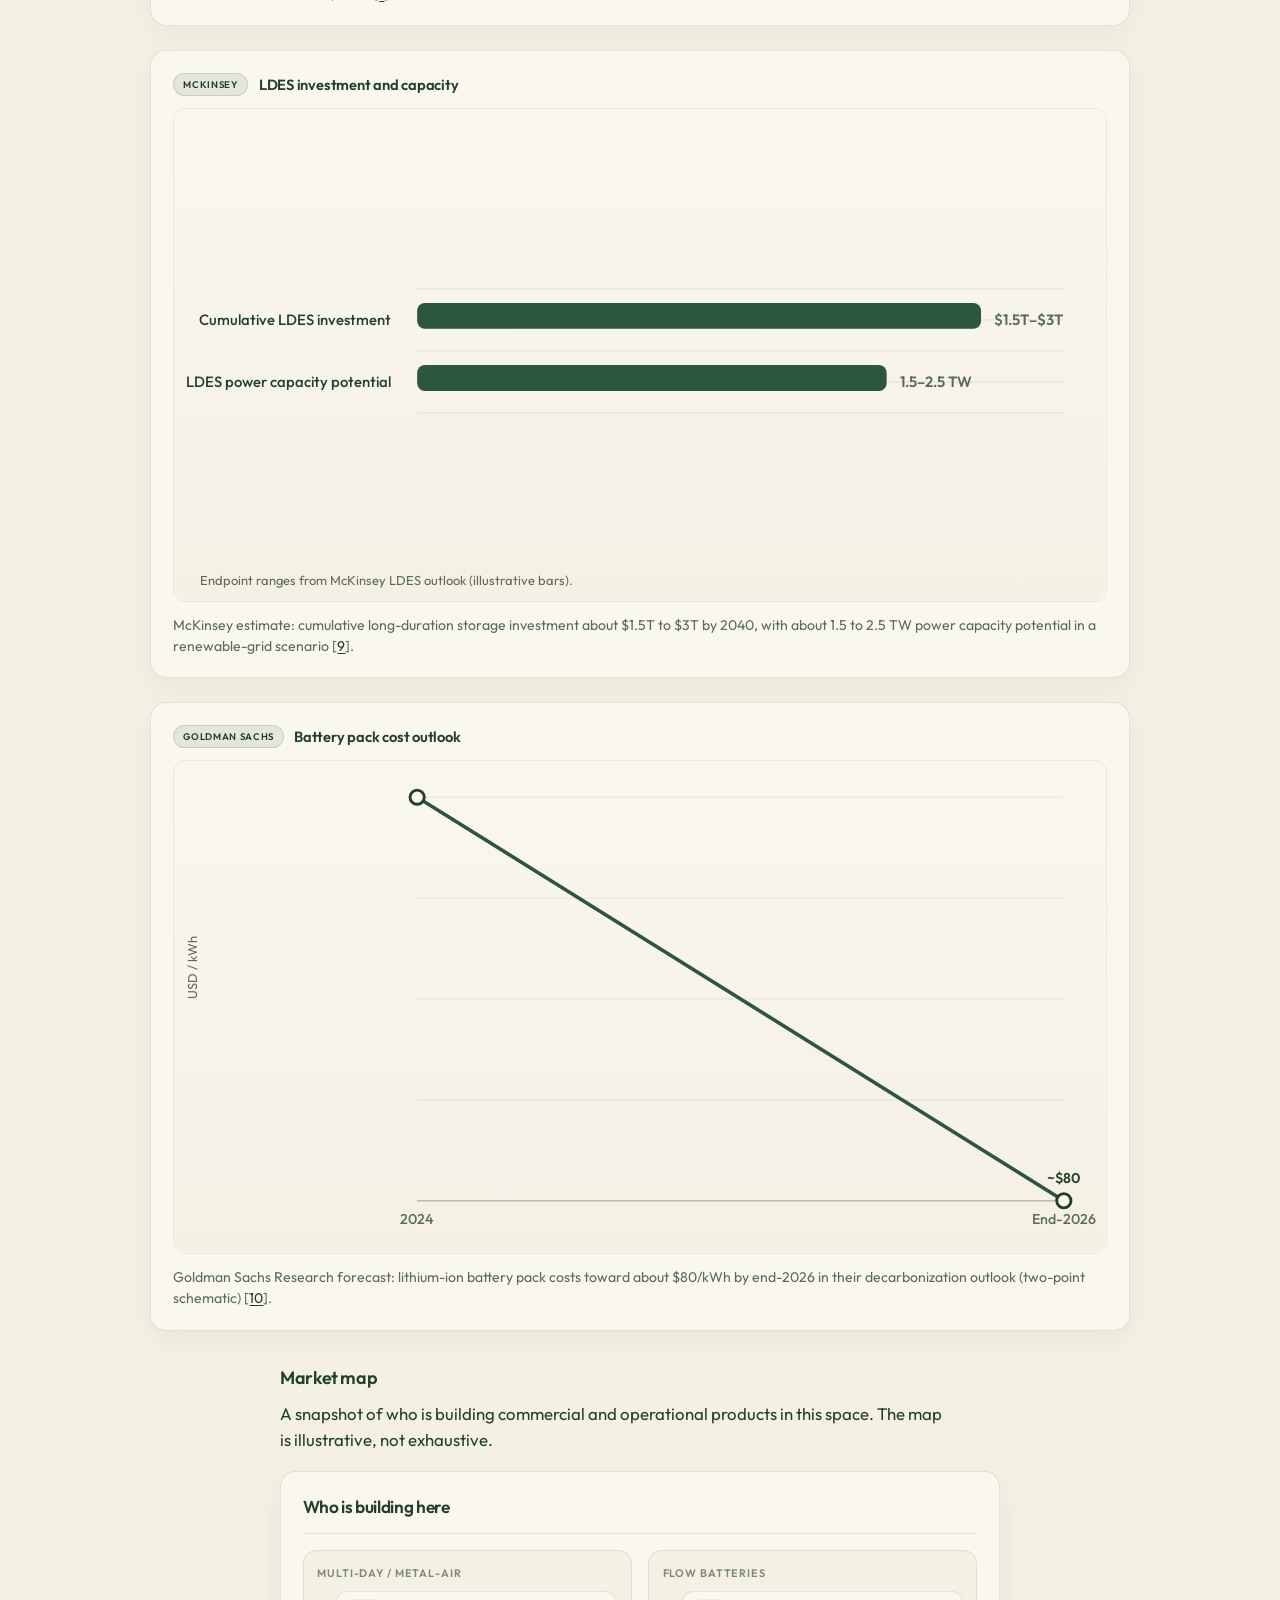
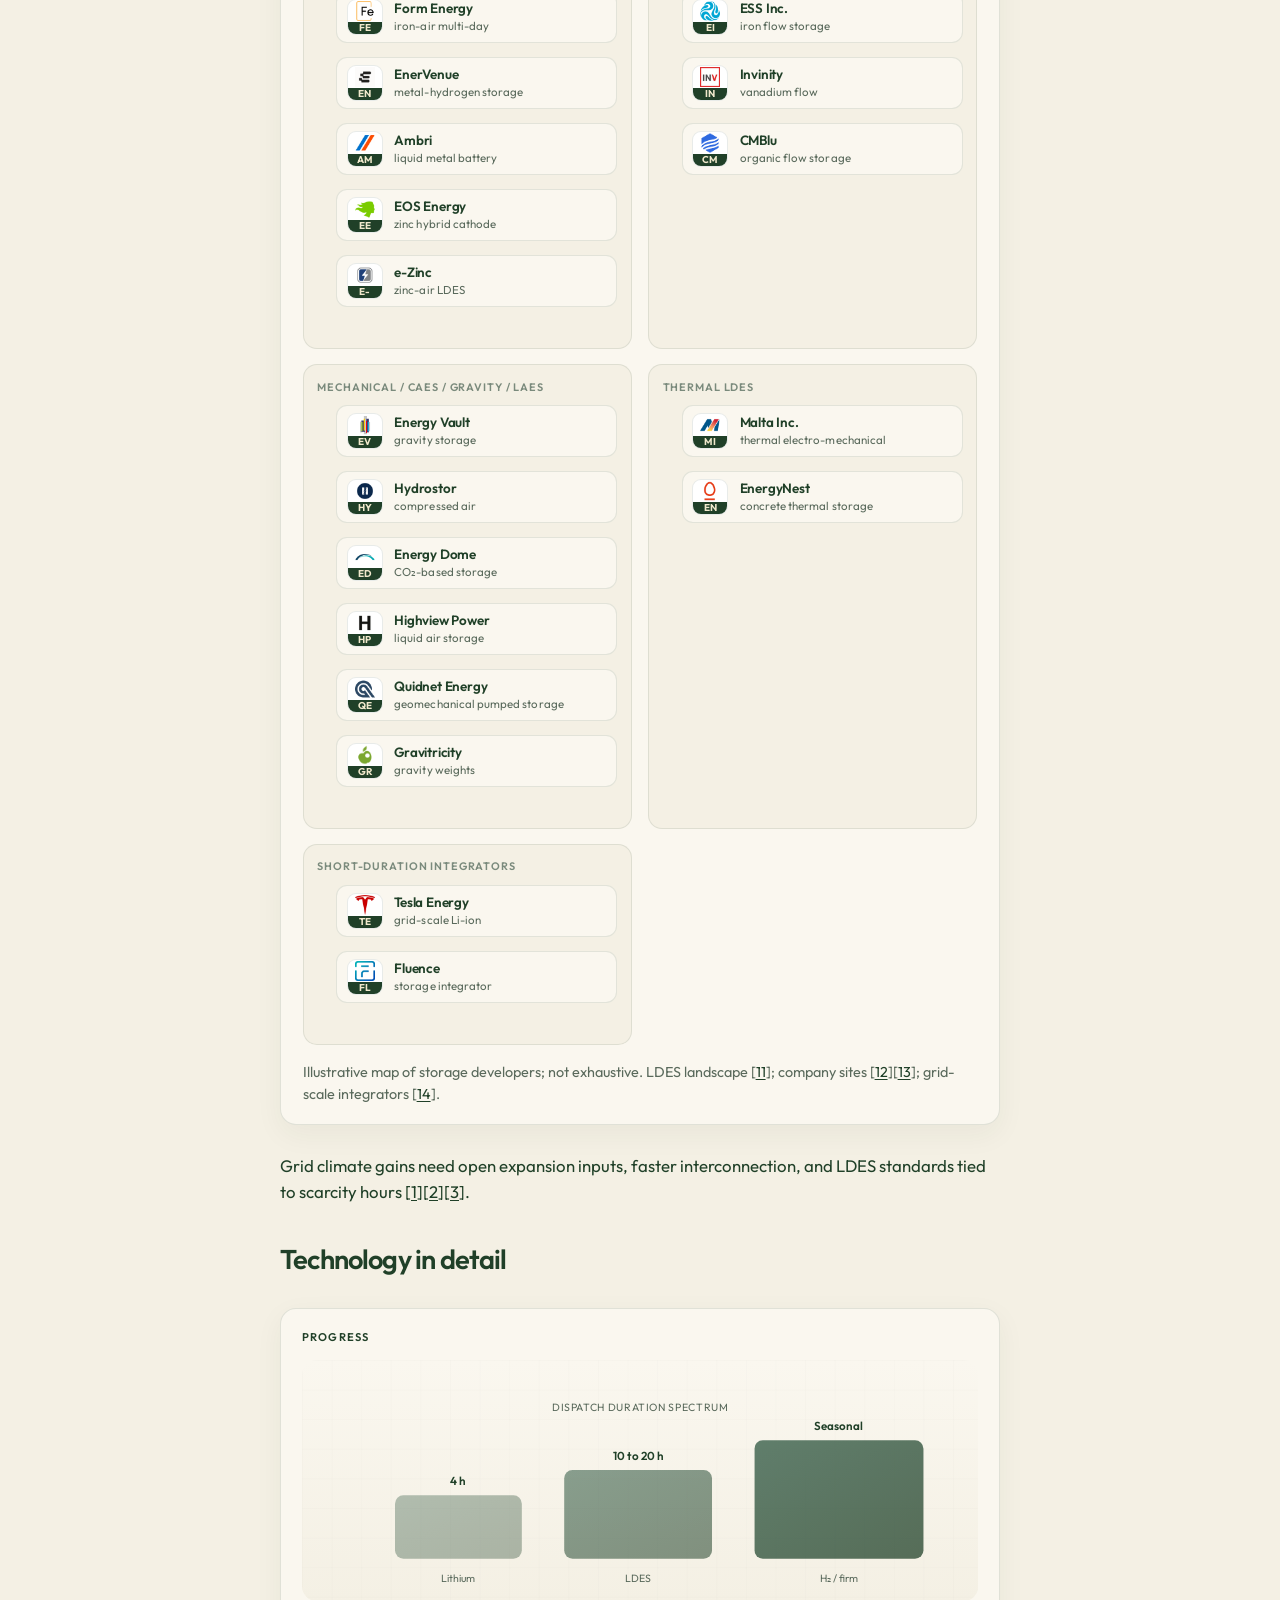
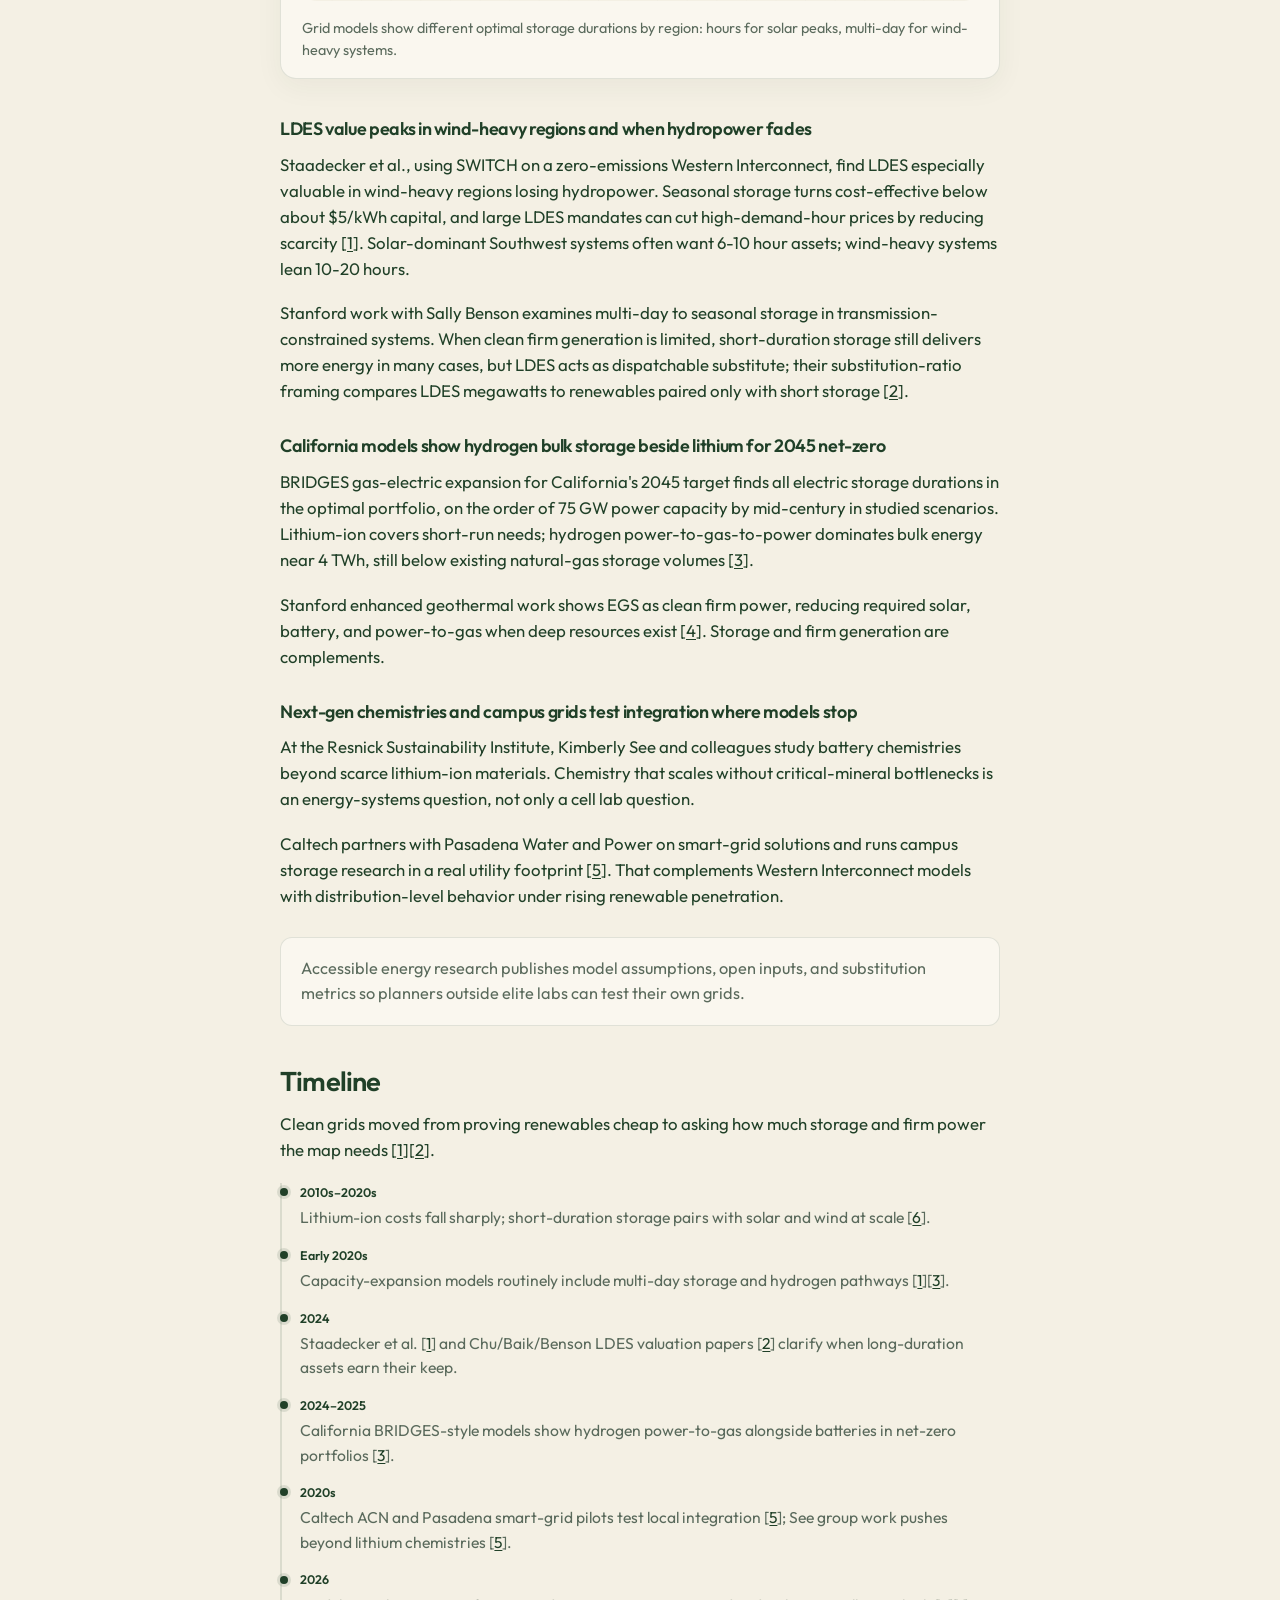
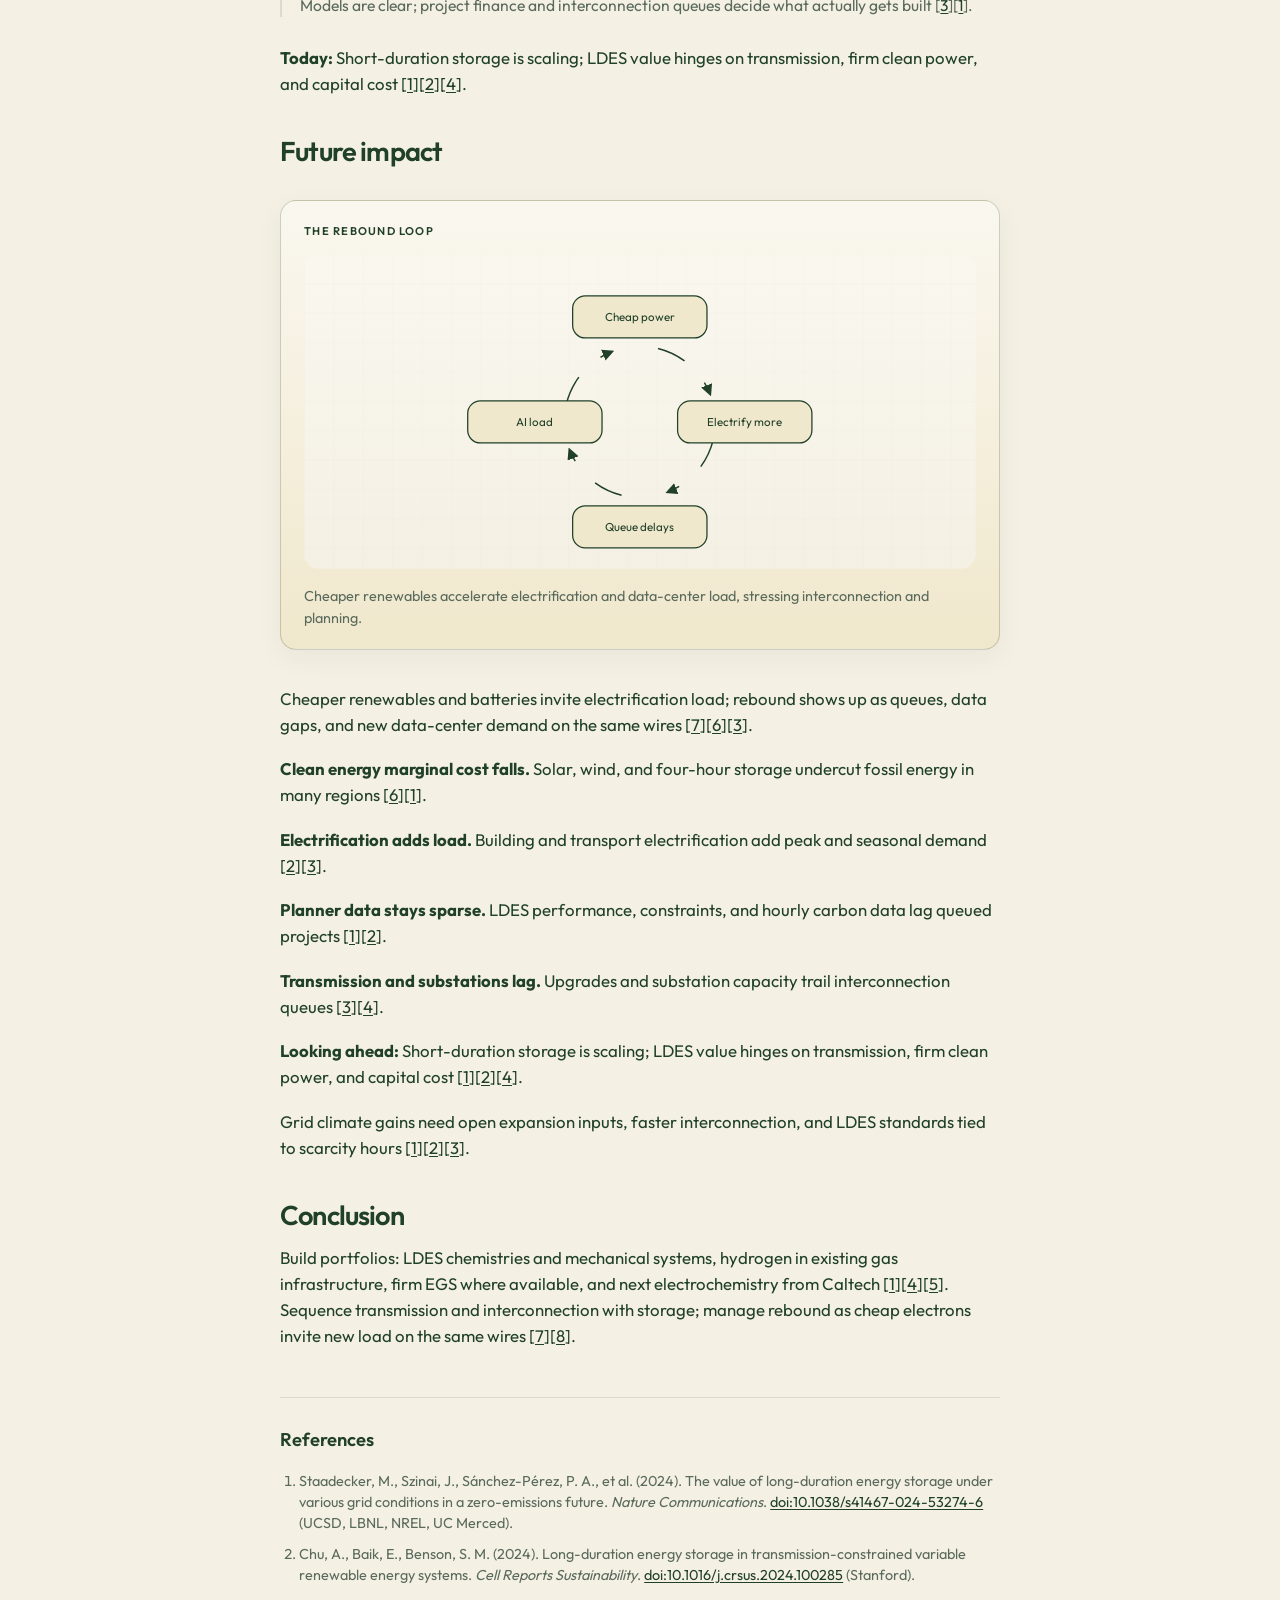
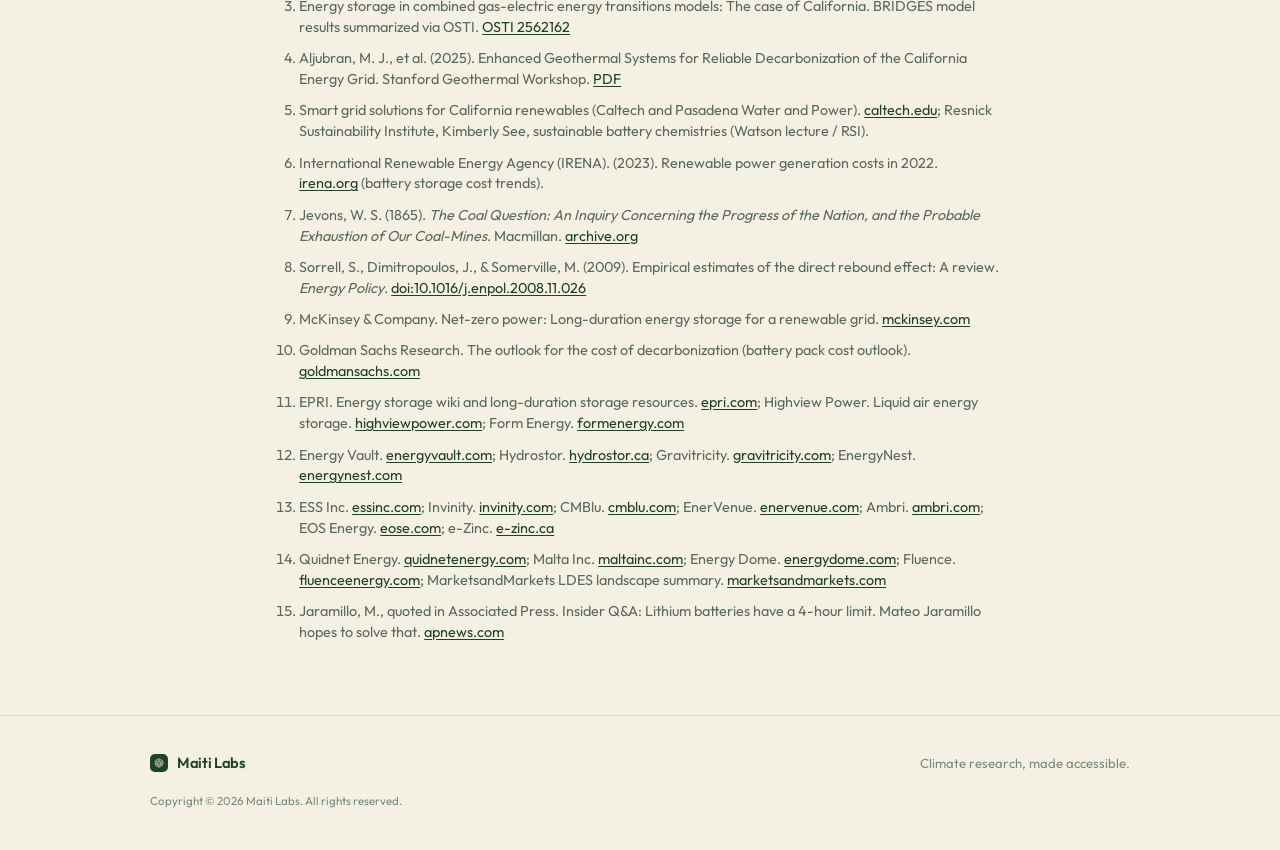
<file: blog/energy-systems.html>
<!DOCTYPE html>
<html lang="en">
<head>
<meta charset="UTF-8" />
<meta name="viewport" content="width=device-width, initial-scale=1.0" />
<title>Long-duration storage sets the reliability price of a renewable grid · Maiti Labs</title>
<meta name="description" content="Energy systems research on long-duration storage and clean grids, with university and national-lab citations." />
<link rel="icon" href="../logo.png" type="image/png" />
<link rel="preconnect" href="https://fonts.googleapis.com">
<link rel="preconnect" href="https://fonts.gstatic.com" crossorigin>
<link href="https://fonts.googleapis.com/css2?family=Outfit:wght@300;400;500;600;700&display=swap" rel="stylesheet">
<link rel="stylesheet" href="styles.css?v=2" />
</head>
<body>
  <nav class="nav" id="nav">
    <div class="wrap nav-inner">
      <a class="brand" href="../index.html" aria-label="Maiti Labs home">
        <img src="../logo.png" alt="" width="22" height="22" />
        <span>Maiti Labs</span>
      </a>
      <div class="nav-links">
        <a href="../index.html#research">Research</a>
        <a href="index.html">Notes</a>
        <a href="../index.html#sectors">Sectors</a>
      </div>
      <a class="nav-cta" href="index.html">All notes</a>
    </div>
  </nav>
  <article class="article">
    <div class="wrap-narrow">
      <a class="back-link" href="index.html">‹ All research notes</a>
      <p class="article-meta">Research note · August 1, 2026 · Sector 05 · Shryas Bhurat</p>
      <p class="article-author">By Shryas Bhurat</p>
      <h1>Long-duration storage sets the reliability price of a renewable grid</h1>
      <p class="dek">Cheap solar and wind are won. Capacity expansion models now allocate multi-day balance and firm generation.</p>
      <div class="body">

        <h2>Technology</h2>
        <div class="callout callout-plain">
          <p><strong>The takeaway.</strong> Variable renewables are cheap in many regions; reliability now depends on duration-matched storage and firm clean power, not more four-hour batteries alone [<a href="#r1">1</a>][<a href="#r2">2</a>][<a href="#r6">6</a>]. Plan portfolios from open expansion models, not technology slogans.</p>
        </div>
        <figure class="viz viz-hero">
          <p class="viz-label">How it works</p>
        <svg aria-hidden="true" class="viz-svg" viewBox="0 0 640 220" xmlns="http://www.w3.org/2000/svg">
          <defs>
            <linearGradient id="en12-bg" x1="0%" y1="0%" x2="0%" y2="100%">
              <stop offset="0%" stop-color="#faf7ef"/>
              <stop offset="100%" stop-color="#f4f0e4"/>
            </linearGradient>
            <linearGradient id="en12-card" x1="0%" y1="0%" x2="100%" y2="100%">
              <stop offset="0%" stop-color="#2d5640"/>
              <stop offset="100%" stop-color="#204028"/>
            </linearGradient>
            <pattern id="en12-grid" width="28" height="28" patternUnits="userSpaceOnUse">
              <path d="M 28 0 L 0 0 0 28" fill="none" stroke="#204028" stroke-width="0.4" opacity="0.07"/>
            </pattern>
            <filter id="en12-shadow" x="-10%" y="-10%" width="120%" height="120%">
              <feDropShadow dx="0" dy="2" stdDeviation="3" flood-color="#204028" flood-opacity="0.1"/>
            </filter>
            <marker id="en12-arr" markerWidth="8" markerHeight="8" refX="6" refY="4" orient="auto">
              <path d="M0,0 L8,4 L0,8 Z" fill="#204028"/>
            </marker>
            <marker id="en12-arrm" markerWidth="8" markerHeight="8" refX="6" refY="4" orient="auto">
              <path d="M0,0 L8,4 L0,8 Z" fill="#5a6a5c"/>
            </marker>
          </defs>
          <rect width="640" height="220" fill="url(#en12-bg)" rx="14"/>
          <rect width="640" height="220" fill="url(#en12-grid)" rx="14"/>
          <text x="320" y="32" text-anchor="middle" dominant-baseline="central" fill="#204028" font-size="12" font-weight="600" letter-spacing="0.06em" font-family="Outfit, Helvetica Neue, Helvetica, Arial, sans-serif">Balancing variable renewables</text>

          <circle cx="72" cy="112" r="28" fill="#f0e8cc" stroke="#204028" stroke-width="1.2"/>
          <circle cx="72" cy="112" r="14" fill="#204028" opacity="0.15"/>
          <text x="72" y="112" text-anchor="middle" dominant-baseline="central" fill="#204028" font-size="11" font-weight="600" font-family="Outfit, Helvetica Neue, Helvetica, Arial, sans-serif">Sun</text>
          <path d="M118 118 Q148 86 178 112 Q200 78 222 118" fill="none" stroke="#204028" stroke-width="1.6"/>
          <text x="170" y="142" text-anchor="middle" dominant-baseline="central" fill="#5a6a5c" font-size="10" font-family="Outfit, Helvetica Neue, Helvetica, Arial, sans-serif">Wind</text>
                    <line class="viz-draw" x1="230" y1="112" x2="262" y2="112" stroke="#204028" stroke-width="1.5" marker-end="url(#en12-arr)"/>
                    <g class="viz-node viz-fade-slide" style="animation-delay:0.1s">
            <rect x="262.0" y="88" width="112.0" height="60" rx="12" fill="#204028"/>
            <text x="318.0" y="108" text-anchor="middle" dominant-baseline="central"
              fill="#f0e8cc" font-size="11" font-weight="600" font-family="Outfit, Helvetica Neue, Helvetica, Arial, sans-serif">Short storage</text>
            <text x="318.0" y="130" text-anchor="middle" dominant-baseline="central" fill="#f0e8cc" font-size="10" font-family="Outfit, Helvetica Neue, Helvetica, Arial, sans-serif">hours</text>
          </g>
                    <line class="viz-draw" x1="374" y1="114" x2="404" y2="114" stroke="#204028" stroke-width="1.5" marker-end="url(#en12-arr)"/>
                    <g class="viz-node viz-fade-slide viz-pulse" style="animation-delay:0.2s">
            <rect x="404.0" y="84" width="124.0" height="60" rx="12" fill="url(#en12-card)"/>
            <text x="466.0" y="104" text-anchor="middle" dominant-baseline="central"
              fill="#f0e8cc" font-size="11" font-weight="600" font-family="Outfit, Helvetica Neue, Helvetica, Arial, sans-serif">Long storage</text>
            <text x="466.0" y="126" text-anchor="middle" dominant-baseline="central" fill="#f0e8cc" font-size="10" font-family="Outfit, Helvetica Neue, Helvetica, Arial, sans-serif">days to weeks</text>
          </g>
                    <line class="viz-draw" x1="528" y1="112" x2="556" y2="112" stroke="#204028" stroke-width="1.5" marker-end="url(#en12-arr)"/>
                    <g class="viz-node viz-fade-slide" style="animation-delay:0.3s">
            <rect x="556.0" y="92" width="60.0" height="40" rx="12" fill="#f0e8cc" stroke="#204028" stroke-width="1.2"/>
            <text x="586.0" y="112.0" text-anchor="middle" dominant-baseline="central"
              fill="#204028" font-size="11" font-family="Outfit, Helvetica Neue, Helvetica, Arial, sans-serif">Grid</text>
            
          </g>
        </svg>
          <figcaption class="viz-caption">Solar and wind need layered storage: short batteries for evenings, long-duration assets for calm weeks.</figcaption>
        </figure>
        <p>Staadecker et al. and peer capacity-expansion work quantify when multi-day storage becomes valuable and which firm resources cut total system cost [<a href="#r1">1</a>][<a href="#r2">2</a>]. University models supply geographic detail planners can stress-test.</p>
        <blockquote class="pull-quote">
          <p class="pull-quote-text">“Multi-day storage does not crowd out something like lithium ion, they complement each other very nicely.”</p>
          <footer class="pull-quote-attr">
            <cite>Mateo Jaramillo</cite>
            <span class="pull-quote-role">Cofounder and CEO, Form Energy</span>
            <span class="pull-quote-cite">[<a href="#r15">15</a>] Associated Press interview</span>
          </footer>
        </blockquote>



        <h2>Markets</h2>
        <h3>Cheaper capability usually expands demand, not just efficiency</h3>
        <p>Cheaper capability often expands use faster than efficiency cuts total resource demand. Jevons documented the pattern for coal in 1865 [<a href="#r7">7</a>]; energy-policy reviews find direct rebound effects in modern sectors [<a href="#r8">8</a>]. For climate decisions, treat cost declines as adoption accelerators until substitution and policy cap total emissions.</p>
        <div class="rebound" role="list">
          <div class="rebound-card">
            <h3>Clean energy marginal cost falls</h3>
            <p>Solar, wind, and four-hour storage undercut fossil energy in many regions [<a href="#r6">6</a>][<a href="#r1">1</a>].</p>
          </div>
          <div class="rebound-card">
            <h3>Electrification adds load</h3>
            <p>Building and transport electrification add peak and seasonal demand [<a href="#r2">2</a>][<a href="#r3">3</a>].</p>
          </div>
          <div class="rebound-card">
            <h3>Planner data stays sparse</h3>
            <p>LDES performance, constraints, and hourly carbon data lag queued projects [<a href="#r1">1</a>][<a href="#r2">2</a>].</p>
          </div>
          <div class="rebound-card">
            <h3>Transmission and substations lag</h3>
            <p>Upgrades and substation capacity trail interconnection queues [<a href="#r3">3</a>][<a href="#r4">4</a>].</p>
          </div>
        </div>
<p class="chart-section-note">Charts combine cited research benchmarks with published scenario estimates (including McKinsey and Goldman Sachs where noted). Treat figures as directional scenarios, not point forecasts.</p>
        <div class="chart-grid">
        <figure class="viz viz-chart chart-wrap">
          <p class="viz-label"><span class="chart-label-text">Battery pack cost trend</span></p>
        <svg aria-hidden="true" class="viz-svg chart-svg" viewBox="0 0 720 380" xmlns="http://www.w3.org/2000/svg">
          <defs>
            <linearGradient id="mc40-bg" x1="0%" y1="0%" x2="0%" y2="100%">
              <stop offset="0%" stop-color="#faf7ef"/>
              <stop offset="100%" stop-color="#f4f0e4"/>
            </linearGradient>
          </defs>
          <rect width="720" height="380" fill="url(#mc40-bg)" rx="10"/>
          <line x1="188" y1="28" x2="688" y2="28" stroke="#204028" stroke-width="1" opacity="0.08"/>
          <line x1="188" y1="106" x2="688" y2="106" stroke="#204028" stroke-width="1" opacity="0.08"/>
          <line x1="188" y1="184" x2="688" y2="184" stroke="#204028" stroke-width="1" opacity="0.08"/>
          <line x1="188" y1="262" x2="688" y2="262" stroke="#204028" stroke-width="1" opacity="0.08"/>
          <line x1="188" y1="340" x2="688" y2="340" stroke="#204028" stroke-width="1" opacity="0.08"/>
          <text x="18" y="184" fill="#5a6a5c" font-size="10" font-family="Outfit, Helvetica Neue, Helvetica, Arial, sans-serif" transform="rotate(-90 18 184)">Relative cost index</text>
          <line x1="188" y1="340" x2="688" y2="340" stroke="#204028" stroke-width="1.2" opacity="0.22"/>
          <polyline points="188.0,28.0 380.3,229.9 572.6,314.3 688.0,340.0" fill="none" stroke="#2d5640" stroke-width="2.75" stroke-linejoin="round" stroke-linecap="round"/>
          <circle cx="188.0" cy="28.0" r="5.5" fill="#faf7ef" stroke="#204028" stroke-width="2.25"/>
          <text x="188.0" y="14.0" text-anchor="middle" fill="#204028" font-size="11" font-weight="600" font-family="Outfit, Helvetica Neue, Helvetica, Arial, sans-serif">high</text>
          <text x="188.0" y="358" text-anchor="middle" fill="#5a6a5c" font-size="11" font-weight="500" font-family="Outfit, Helvetica Neue, Helvetica, Arial, sans-serif">2010</text>
          <circle cx="380.3" cy="229.9" r="5.5" fill="#faf7ef" stroke="#204028" stroke-width="2.25"/>
          <text x="380.3" y="215.88235294117646" text-anchor="middle" fill="#204028" font-size="11" font-weight="600" font-family="Outfit, Helvetica Neue, Helvetica, Arial, sans-serif"></text>
          <text x="380.3" y="358" text-anchor="middle" fill="#5a6a5c" font-size="11" font-weight="500" font-family="Outfit, Helvetica Neue, Helvetica, Arial, sans-serif">2015</text>
          <circle cx="572.6" cy="314.3" r="5.5" fill="#faf7ef" stroke="#204028" stroke-width="2.25"/>
          <text x="572.6" y="300.3058823529412" text-anchor="middle" fill="#204028" font-size="11" font-weight="600" font-family="Outfit, Helvetica Neue, Helvetica, Arial, sans-serif"></text>
          <text x="572.6" y="358" text-anchor="middle" fill="#5a6a5c" font-size="11" font-weight="500" font-family="Outfit, Helvetica Neue, Helvetica, Arial, sans-serif">2020</text>
          <circle cx="688.0" cy="340.0" r="5.5" fill="#faf7ef" stroke="#204028" stroke-width="2.25"/>
          <text x="688.0" y="326.0" text-anchor="middle" fill="#204028" font-size="11" font-weight="600" font-family="Outfit, Helvetica Neue, Helvetica, Arial, sans-serif">lower</text>
          <text x="688.0" y="358" text-anchor="middle" fill="#5a6a5c" font-size="11" font-weight="500" font-family="Outfit, Helvetica Neue, Helvetica, Arial, sans-serif">2023</text>
        </svg>
          <figcaption class="viz-caption">Source: IRENA, 2023 [<a href="#r6">6</a>]. Illustrative trend index, not annual published points.</figcaption>
        </figure>
        <figure class="viz viz-chart chart-wrap">
          <p class="viz-label"><span class="chart-label-text">LDES duration by resource mix</span></p>
        <svg aria-hidden="true" class="viz-svg chart-svg" viewBox="0 0 720 380" xmlns="http://www.w3.org/2000/svg">
          <defs>
            <linearGradient id="mc41-bg" x1="0%" y1="0%" x2="0%" y2="100%">
              <stop offset="0%" stop-color="#faf7ef"/>
              <stop offset="100%" stop-color="#f4f0e4"/>
            </linearGradient>
          </defs>
          <rect width="720" height="380" fill="url(#mc41-bg)" rx="10"/>
          <line x1="188" y1="139" x2="688" y2="139" stroke="#204028" stroke-width="1" opacity="0.08"/>
          <line x1="188" y1="163" x2="688" y2="163" stroke="#204028" stroke-width="1" opacity="0.08"/>
          <line x1="188" y1="187" x2="688" y2="187" stroke="#204028" stroke-width="1" opacity="0.08"/>
          <line x1="188" y1="211" x2="688" y2="211" stroke="#204028" stroke-width="1" opacity="0.08"/>
          <line x1="188" y1="235" x2="688" y2="235" stroke="#204028" stroke-width="1" opacity="0.08"/>
          <text x="168" y="163.0" text-anchor="end" dominant-baseline="central" fill="#204028" font-size="11.5" font-weight="500" font-family="Outfit, Helvetica Neue, Helvetica, Arial, sans-serif">Solar-heavy regions</text>
          <rect x="188" y="150" width="261" height="20" rx="6" fill="#2d5640"/>
          <text x="459" y="163.0" dominant-baseline="central" fill="#5a6a5c" font-size="11.5" font-weight="600" font-family="Outfit, Helvetica Neue, Helvetica, Arial, sans-serif">6–10 h</text>
          <text x="168" y="211.0" text-anchor="end" dominant-baseline="central" fill="#204028" font-size="11.5" font-weight="500" font-family="Outfit, Helvetica Neue, Helvetica, Arial, sans-serif">Wind-heavy regions</text>
          <rect x="188" y="198" width="436" height="20" rx="6" fill="#2d5640"/>
          <text x="634" y="211.0" dominant-baseline="central" fill="#5a6a5c" font-size="11.5" font-weight="600" font-family="Outfit, Helvetica Neue, Helvetica, Arial, sans-serif">10–20 h</text>
          <text x="20" y="368" fill="#5a6a5c" font-size="10" font-family="Outfit, Helvetica Neue, Helvetica, Arial, sans-serif">Staadecker et al. model ranges for long-duration storage needs.</text>
        </svg>
          <figcaption class="viz-caption">Source: Staadecker et al., 2024 [<a href="#r1">1</a>].</figcaption>
        </figure>
        <figure class="viz viz-chart chart-wrap">
          <p class="viz-label"><span class="chart-source">McKinsey</span><span class="chart-label-text">LDES investment and capacity</span></p>
        <svg aria-hidden="true" class="viz-svg chart-svg" viewBox="0 0 720 380" xmlns="http://www.w3.org/2000/svg">
          <defs>
            <linearGradient id="mc42-bg" x1="0%" y1="0%" x2="0%" y2="100%">
              <stop offset="0%" stop-color="#faf7ef"/>
              <stop offset="100%" stop-color="#f4f0e4"/>
            </linearGradient>
          </defs>
          <rect width="720" height="380" fill="url(#mc42-bg)" rx="10"/>
          <line x1="188" y1="139" x2="688" y2="139" stroke="#204028" stroke-width="1" opacity="0.08"/>
          <line x1="188" y1="163" x2="688" y2="163" stroke="#204028" stroke-width="1" opacity="0.08"/>
          <line x1="188" y1="187" x2="688" y2="187" stroke="#204028" stroke-width="1" opacity="0.08"/>
          <line x1="188" y1="211" x2="688" y2="211" stroke="#204028" stroke-width="1" opacity="0.08"/>
          <line x1="188" y1="235" x2="688" y2="235" stroke="#204028" stroke-width="1" opacity="0.08"/>
          <text x="168" y="163.0" text-anchor="end" dominant-baseline="central" fill="#204028" font-size="11.5" font-weight="500" font-family="Outfit, Helvetica Neue, Helvetica, Arial, sans-serif">Cumulative LDES investment</text>
          <rect x="188" y="150" width="436" height="20" rx="6" fill="#2d5640"/>
          <text x="634" y="163.0" dominant-baseline="central" fill="#5a6a5c" font-size="11.5" font-weight="600" font-family="Outfit, Helvetica Neue, Helvetica, Arial, sans-serif">$1.5T–$3T</text>
          <text x="168" y="211.0" text-anchor="end" dominant-baseline="central" fill="#204028" font-size="11.5" font-weight="500" font-family="Outfit, Helvetica Neue, Helvetica, Arial, sans-serif">LDES power capacity potential</text>
          <rect x="188" y="198" width="363" height="20" rx="6" fill="#2d5640"/>
          <text x="561" y="211.0" dominant-baseline="central" fill="#5a6a5c" font-size="11.5" font-weight="600" font-family="Outfit, Helvetica Neue, Helvetica, Arial, sans-serif">1.5–2.5 TW</text>
          <text x="20" y="368" fill="#5a6a5c" font-size="10" font-family="Outfit, Helvetica Neue, Helvetica, Arial, sans-serif">Endpoint ranges from McKinsey LDES outlook (illustrative bars).</text>
        </svg>
          <figcaption class="viz-caption">McKinsey estimate: cumulative long-duration storage investment about $1.5T to $3T by 2040, with about 1.5 to 2.5 TW power capacity potential in a renewable-grid scenario [<a href="#r9">9</a>].</figcaption>
        </figure>
        <figure class="viz viz-chart chart-wrap chart-wrap--wide">
          <p class="viz-label"><span class="chart-source">Goldman Sachs</span><span class="chart-label-text">Battery pack cost outlook</span></p>
        <svg aria-hidden="true" class="viz-svg chart-svg" viewBox="0 0 720 380" xmlns="http://www.w3.org/2000/svg">
          <defs>
            <linearGradient id="mc43-bg" x1="0%" y1="0%" x2="0%" y2="100%">
              <stop offset="0%" stop-color="#faf7ef"/>
              <stop offset="100%" stop-color="#f4f0e4"/>
            </linearGradient>
          </defs>
          <rect width="720" height="380" fill="url(#mc43-bg)" rx="10"/>
          <line x1="188" y1="28" x2="688" y2="28" stroke="#204028" stroke-width="1" opacity="0.08"/>
          <line x1="188" y1="106" x2="688" y2="106" stroke="#204028" stroke-width="1" opacity="0.08"/>
          <line x1="188" y1="184" x2="688" y2="184" stroke="#204028" stroke-width="1" opacity="0.08"/>
          <line x1="188" y1="262" x2="688" y2="262" stroke="#204028" stroke-width="1" opacity="0.08"/>
          <line x1="188" y1="340" x2="688" y2="340" stroke="#204028" stroke-width="1" opacity="0.08"/>
          <text x="18" y="184" fill="#5a6a5c" font-size="10" font-family="Outfit, Helvetica Neue, Helvetica, Arial, sans-serif" transform="rotate(-90 18 184)">USD / kWh</text>
          <line x1="188" y1="340" x2="688" y2="340" stroke="#204028" stroke-width="1.2" opacity="0.22"/>
          <polyline points="188.0,28.0 688.0,340.0" fill="none" stroke="#2d5640" stroke-width="2.75" stroke-linejoin="round" stroke-linecap="round"/>
          <circle cx="188.0" cy="28.0" r="5.5" fill="#faf7ef" stroke="#204028" stroke-width="2.25"/>
          <text x="188.0" y="14.0" text-anchor="middle" fill="#204028" font-size="11" font-weight="600" font-family="Outfit, Helvetica Neue, Helvetica, Arial, sans-serif"></text>
          <text x="188.0" y="358" text-anchor="middle" fill="#5a6a5c" font-size="11" font-weight="500" font-family="Outfit, Helvetica Neue, Helvetica, Arial, sans-serif">2024</text>
          <circle cx="688.0" cy="340.0" r="5.5" fill="#faf7ef" stroke="#204028" stroke-width="2.25"/>
          <text x="688.0" y="326.0" text-anchor="middle" fill="#204028" font-size="11" font-weight="600" font-family="Outfit, Helvetica Neue, Helvetica, Arial, sans-serif">~$80</text>
          <text x="688.0" y="358" text-anchor="middle" fill="#5a6a5c" font-size="11" font-weight="500" font-family="Outfit, Helvetica Neue, Helvetica, Arial, sans-serif">End-2026</text>
        </svg>
          <figcaption class="viz-caption">Goldman Sachs Research forecast: lithium-ion battery pack costs toward about $80/kWh by end-2026 in their decarbonization outlook (two-point schematic) [<a href="#r10">10</a>].</figcaption>
        </figure>
        </div>

        <h3>Market map</h3>
        <p class="mm-intro">A snapshot of who is building commercial and operational products in this space. The map is illustrative, not exhaustive.</p>
        <figure class="viz market-map">
          <div class="mm-head">
            <p class="mm-title">Who is building here</p>
          </div>
          <div class="mm-grid">
        <div class="mm-seg">
          <h4>Multi-day / metal-air</h4>
          <ul class="mm-chips">
          <li class="mm-chip" title="Form Energy: iron-air multi-day"><span class="mm-logo-wrap" aria-hidden="true"><img class="mm-logo" src="logos/formenergy.png" alt="" width="20" height="20" loading="lazy" decoding="async" onerror="this.style.display='none';this.nextElementSibling.hidden=false"/><span class="mm-mono" hidden>FE</span></span><span class="mm-text"><span class="mm-name">Form Energy</span><span class="mm-role">iron-air multi-day</span></span></li>
          <li class="mm-chip" title="EnerVenue: metal-hydrogen storage"><span class="mm-logo-wrap" aria-hidden="true"><img class="mm-logo" src="logos/enervenue.png" alt="" width="20" height="20" loading="lazy" decoding="async" onerror="this.style.display='none';this.nextElementSibling.hidden=false"/><span class="mm-mono" hidden>EN</span></span><span class="mm-text"><span class="mm-name">EnerVenue</span><span class="mm-role">metal-hydrogen storage</span></span></li>
          <li class="mm-chip" title="Ambri: liquid metal battery"><span class="mm-logo-wrap" aria-hidden="true"><img class="mm-logo" src="logos/ambri.png" alt="" width="20" height="20" loading="lazy" decoding="async" onerror="this.style.display='none';this.nextElementSibling.hidden=false"/><span class="mm-mono" hidden>AM</span></span><span class="mm-text"><span class="mm-name">Ambri</span><span class="mm-role">liquid metal battery</span></span></li>
          <li class="mm-chip" title="EOS Energy: zinc hybrid cathode"><span class="mm-logo-wrap" aria-hidden="true"><img class="mm-logo" src="logos/eose.png" alt="" width="20" height="20" loading="lazy" decoding="async" onerror="this.style.display='none';this.nextElementSibling.hidden=false"/><span class="mm-mono" hidden>EE</span></span><span class="mm-text"><span class="mm-name">EOS Energy</span><span class="mm-role">zinc hybrid cathode</span></span></li>
          <li class="mm-chip" title="e-Zinc: zinc-air LDES"><span class="mm-logo-wrap" aria-hidden="true"><img class="mm-logo" src="logos/ezinc.png" alt="" width="20" height="20" loading="lazy" decoding="async" onerror="this.style.display='none';this.nextElementSibling.hidden=false"/><span class="mm-mono" hidden>E-</span></span><span class="mm-text"><span class="mm-name">e-Zinc</span><span class="mm-role">zinc-air LDES</span></span></li>
          </ul>
        </div>
        <div class="mm-seg">
          <h4>Flow batteries</h4>
          <ul class="mm-chips">
          <li class="mm-chip" title="ESS Inc.: iron flow storage"><span class="mm-logo-wrap" aria-hidden="true"><img class="mm-logo" src="logos/ess.png" alt="" width="20" height="20" loading="lazy" decoding="async" onerror="this.style.display='none';this.nextElementSibling.hidden=false"/><span class="mm-mono" hidden>EI</span></span><span class="mm-text"><span class="mm-name">ESS Inc.</span><span class="mm-role">iron flow storage</span></span></li>
          <li class="mm-chip" title="Invinity: vanadium flow"><span class="mm-logo-wrap" aria-hidden="true"><img class="mm-logo" src="logos/invinity.png" alt="" width="20" height="20" loading="lazy" decoding="async" onerror="this.style.display='none';this.nextElementSibling.hidden=false"/><span class="mm-mono" hidden>IN</span></span><span class="mm-text"><span class="mm-name">Invinity</span><span class="mm-role">vanadium flow</span></span></li>
          <li class="mm-chip" title="CMBlu: organic flow storage"><span class="mm-logo-wrap" aria-hidden="true"><img class="mm-logo" src="logos/cmblu.png" alt="" width="20" height="20" loading="lazy" decoding="async" onerror="this.style.display='none';this.nextElementSibling.hidden=false"/><span class="mm-mono" hidden>CM</span></span><span class="mm-text"><span class="mm-name">CMBlu</span><span class="mm-role">organic flow storage</span></span></li>
          </ul>
        </div>
        <div class="mm-seg">
          <h4>Mechanical / CAES / gravity / LAES</h4>
          <ul class="mm-chips">
          <li class="mm-chip" title="Energy Vault: gravity storage"><span class="mm-logo-wrap" aria-hidden="true"><img class="mm-logo" src="logos/energyvault.png" alt="" width="20" height="20" loading="lazy" decoding="async" onerror="this.style.display='none';this.nextElementSibling.hidden=false"/><span class="mm-mono" hidden>EV</span></span><span class="mm-text"><span class="mm-name">Energy Vault</span><span class="mm-role">gravity storage</span></span></li>
          <li class="mm-chip" title="Hydrostor: compressed air"><span class="mm-logo-wrap" aria-hidden="true"><img class="mm-logo" src="logos/hydrostor.png" alt="" width="20" height="20" loading="lazy" decoding="async" onerror="this.style.display='none';this.nextElementSibling.hidden=false"/><span class="mm-mono" hidden>HY</span></span><span class="mm-text"><span class="mm-name">Hydrostor</span><span class="mm-role">compressed air</span></span></li>
          <li class="mm-chip" title="Energy Dome: CO₂-based storage"><span class="mm-logo-wrap" aria-hidden="true"><img class="mm-logo" src="logos/energydome.png" alt="" width="20" height="20" loading="lazy" decoding="async" onerror="this.style.display='none';this.nextElementSibling.hidden=false"/><span class="mm-mono" hidden>ED</span></span><span class="mm-text"><span class="mm-name">Energy Dome</span><span class="mm-role">CO₂-based storage</span></span></li>
          <li class="mm-chip" title="Highview Power: liquid air storage"><span class="mm-logo-wrap" aria-hidden="true"><img class="mm-logo" src="logos/highviewpower.png" alt="" width="20" height="20" loading="lazy" decoding="async" onerror="this.style.display='none';this.nextElementSibling.hidden=false"/><span class="mm-mono" hidden>HP</span></span><span class="mm-text"><span class="mm-name">Highview Power</span><span class="mm-role">liquid air storage</span></span></li>
          <li class="mm-chip" title="Quidnet Energy: geomechanical pumped storage"><span class="mm-logo-wrap" aria-hidden="true"><img class="mm-logo" src="logos/quidnet.png" alt="" width="20" height="20" loading="lazy" decoding="async" onerror="this.style.display='none';this.nextElementSibling.hidden=false"/><span class="mm-mono" hidden>QE</span></span><span class="mm-text"><span class="mm-name">Quidnet Energy</span><span class="mm-role">geomechanical pumped storage</span></span></li>
          <li class="mm-chip" title="Gravitricity: gravity weights"><span class="mm-logo-wrap" aria-hidden="true"><img class="mm-logo" src="logos/gravitricity.png" alt="" width="20" height="20" loading="lazy" decoding="async" onerror="this.style.display='none';this.nextElementSibling.hidden=false"/><span class="mm-mono" hidden>GR</span></span><span class="mm-text"><span class="mm-name">Gravitricity</span><span class="mm-role">gravity weights</span></span></li>
          </ul>
        </div>
        <div class="mm-seg">
          <h4>Thermal LDES</h4>
          <ul class="mm-chips">
          <li class="mm-chip" title="Malta Inc.: thermal electro-mechanical"><span class="mm-logo-wrap" aria-hidden="true"><img class="mm-logo" src="logos/malta.png" alt="" width="20" height="20" loading="lazy" decoding="async" onerror="this.style.display='none';this.nextElementSibling.hidden=false"/><span class="mm-mono" hidden>MI</span></span><span class="mm-text"><span class="mm-name">Malta Inc.</span><span class="mm-role">thermal electro-mechanical</span></span></li>
          <li class="mm-chip" title="EnergyNest: concrete thermal storage"><span class="mm-logo-wrap" aria-hidden="true"><img class="mm-logo" src="logos/energynest.png" alt="" width="20" height="20" loading="lazy" decoding="async" onerror="this.style.display='none';this.nextElementSibling.hidden=false"/><span class="mm-mono" hidden>EN</span></span><span class="mm-text"><span class="mm-name">EnergyNest</span><span class="mm-role">concrete thermal storage</span></span></li>
          </ul>
        </div>
        <div class="mm-seg">
          <h4>Short-duration integrators</h4>
          <ul class="mm-chips">
          <li class="mm-chip" title="Tesla Energy: grid-scale Li-ion"><span class="mm-logo-wrap" aria-hidden="true"><img class="mm-logo" src="logos/tesla.png" alt="" width="20" height="20" loading="lazy" decoding="async" onerror="this.style.display='none';this.nextElementSibling.hidden=false"/><span class="mm-mono" hidden>TE</span></span><span class="mm-text"><span class="mm-name">Tesla Energy</span><span class="mm-role">grid-scale Li-ion</span></span></li>
          <li class="mm-chip" title="Fluence: storage integrator"><span class="mm-logo-wrap" aria-hidden="true"><img class="mm-logo" src="logos/fluence.png" alt="" width="20" height="20" loading="lazy" decoding="async" onerror="this.style.display='none';this.nextElementSibling.hidden=false"/><span class="mm-mono" hidden>FL</span></span><span class="mm-text"><span class="mm-name">Fluence</span><span class="mm-role">storage integrator</span></span></li>
          </ul>
        </div>
          </div>
          <figcaption class="viz-caption">Illustrative map of storage developers; not exhaustive. LDES landscape [<a href="#r11">11</a>]; company sites [<a href="#r12">12</a>][<a href="#r13">13</a>]; grid-scale integrators [<a href="#r14">14</a>].</figcaption>
        </figure>

        <p>Grid climate gains need open expansion inputs, faster interconnection, and LDES standards tied to scarcity hours [<a href="#r1">1</a>][<a href="#r2">2</a>][<a href="#r3">3</a>].</p>


        <h2>Technology in detail</h2>
        <figure class="viz viz-mid">
          <p class="viz-label">Progress</p>
        <svg aria-hidden="true" class="viz-svg" viewBox="0 0 640 228" xmlns="http://www.w3.org/2000/svg">
          <defs>
            <linearGradient id="en13-bg" x1="0%" y1="0%" x2="0%" y2="100%">
              <stop offset="0%" stop-color="#faf7ef"/>
              <stop offset="100%" stop-color="#f4f0e4"/>
            </linearGradient>
            <linearGradient id="en13-card" x1="0%" y1="0%" x2="100%" y2="100%">
              <stop offset="0%" stop-color="#2d5640"/>
              <stop offset="100%" stop-color="#204028"/>
            </linearGradient>
            <pattern id="en13-grid" width="28" height="28" patternUnits="userSpaceOnUse">
              <path d="M 28 0 L 0 0 0 28" fill="none" stroke="#204028" stroke-width="0.4" opacity="0.07"/>
            </pattern>
            <filter id="en13-shadow" x="-10%" y="-10%" width="120%" height="120%">
              <feDropShadow dx="0" dy="2" stdDeviation="3" flood-color="#204028" flood-opacity="0.1"/>
            </filter>
            <marker id="en13-arr" markerWidth="8" markerHeight="8" refX="6" refY="4" orient="auto">
              <path d="M0,0 L8,4 L0,8 Z" fill="#204028"/>
            </marker>
            <marker id="en13-arrm" markerWidth="8" markerHeight="8" refX="6" refY="4" orient="auto">
              <path d="M0,0 L8,4 L0,8 Z" fill="#5a6a5c"/>
            </marker>
          </defs>
          <rect width="640" height="228" fill="url(#en13-bg)" rx="14"/>
          <rect width="640" height="228" fill="url(#en13-grid)" rx="14"/>
          
<text x="320" y="44" text-anchor="middle" dominant-baseline="central" fill="#5a6a5c" font-size="10" letter-spacing="0.06em" font-family="Outfit, Helvetica Neue, Helvetica, Arial, sans-serif">DISPATCH DURATION SPECTRUM</text>
          <g class="viz-fade-slide" style="animation-delay:0.0s">
            <rect x="88" y="128" width="120" height="60" rx="8" fill="url(#en13-card)" opacity="0.35"/>
            <text x="148.0" y="114" text-anchor="middle" dominant-baseline="central" fill="#204028" font-size="11" font-weight="600" font-family="Outfit, Helvetica Neue, Helvetica, Arial, sans-serif">4 h</text>
            <text x="148.0" y="206" text-anchor="middle" dominant-baseline="central" fill="#5a6a5c" font-size="10" font-family="Outfit, Helvetica Neue, Helvetica, Arial, sans-serif">Lithium</text>
          </g>
          <g class="viz-fade-slide" style="animation-delay:0.12s">
            <rect x="248" y="104" width="140" height="84" rx="8" fill="url(#en13-card)" opacity="0.55"/>
            <text x="318.0" y="90" text-anchor="middle" dominant-baseline="central" fill="#204028" font-size="11" font-weight="600" font-family="Outfit, Helvetica Neue, Helvetica, Arial, sans-serif">10 to 20 h</text>
            <text x="318.0" y="206" text-anchor="middle" dominant-baseline="central" fill="#5a6a5c" font-size="10" font-family="Outfit, Helvetica Neue, Helvetica, Arial, sans-serif">LDES</text>
          </g>
          <g class="viz-fade-slide" style="animation-delay:0.24s">
            <rect x="428" y="76" width="160" height="112" rx="8" fill="url(#en13-card)" opacity="0.75"/>
            <text x="508.0" y="62" text-anchor="middle" dominant-baseline="central" fill="#204028" font-size="11" font-weight="600" font-family="Outfit, Helvetica Neue, Helvetica, Arial, sans-serif">Seasonal</text>
            <text x="508.0" y="206" text-anchor="middle" dominant-baseline="central" fill="#5a6a5c" font-size="10" font-family="Outfit, Helvetica Neue, Helvetica, Arial, sans-serif">H₂ / firm</text>
          </g>
        </svg>
          <figcaption class="viz-caption">Grid models show different optimal storage durations by region: hours for solar peaks, multi-day for wind-heavy systems.</figcaption>
        </figure>
        <h3>LDES value peaks in wind-heavy regions and when hydropower fades</h3>
        <p>Staadecker et al., using SWITCH on a zero-emissions Western Interconnect, find LDES especially valuable in wind-heavy regions losing hydropower. Seasonal storage turns cost-effective below about $5/kWh capital, and large LDES mandates can cut high-demand-hour prices by reducing scarcity [<a href="#r1">1</a>]. Solar-dominant Southwest systems often want 6-10 hour assets; wind-heavy systems lean 10-20 hours.</p>
        <p>Stanford work with Sally Benson examines multi-day to seasonal storage in transmission-constrained systems. When clean firm generation is limited, short-duration storage still delivers more energy in many cases, but LDES acts as dispatchable substitute; their substitution-ratio framing compares LDES megawatts to renewables paired only with short storage [<a href="#r2">2</a>].</p>

        <h3>California models show hydrogen bulk storage beside lithium for 2045 net-zero</h3>
        <p>BRIDGES gas-electric expansion for California's 2045 target finds all electric storage durations in the optimal portfolio, on the order of 75 GW power capacity by mid-century in studied scenarios. Lithium-ion covers short-run needs; hydrogen power-to-gas-to-power dominates bulk energy near 4 TWh, still below existing natural-gas storage volumes [<a href="#r3">3</a>].</p>
        <p>Stanford enhanced geothermal work shows EGS as clean firm power, reducing required solar, battery, and power-to-gas when deep resources exist [<a href="#r4">4</a>]. Storage and firm generation are complements.</p>

        <h3>Next-gen chemistries and campus grids test integration where models stop</h3>
        <p>At the Resnick Sustainability Institute, Kimberly See and colleagues study battery chemistries beyond scarce lithium-ion materials. Chemistry that scales without critical-mineral bottlenecks is an energy-systems question, not only a cell lab question.</p>
        <p>Caltech partners with Pasadena Water and Power on smart-grid solutions and runs campus storage research in a real utility footprint [<a href="#r5">5</a>]. That complements Western Interconnect models with distribution-level behavior under rising renewable penetration.</p>
        <div class="callout">
          <p>Accessible energy research publishes model assumptions, open inputs, and substitution metrics so planners outside elite labs can test their own grids.</p>
        </div>


        <h2>Timeline</h2>
        <p>Clean grids moved from proving renewables cheap to asking how much storage and firm power the map needs [<a href="#r1">1</a>][<a href="#r2">2</a>].</p>
        <div class="timeline" role="list">
          <div class="timeline-item" role="listitem">
            <p class="timeline-year">2010s–2020s</p>
            <p class="timeline-text">Lithium-ion costs fall sharply; short-duration storage pairs with solar and wind at scale [<a href="#r6">6</a>].</p>
          </div>
          <div class="timeline-item" role="listitem">
            <p class="timeline-year">Early 2020s</p>
            <p class="timeline-text">Capacity-expansion models routinely include multi-day storage and hydrogen pathways [<a href="#r1">1</a>][<a href="#r3">3</a>].</p>
          </div>
          <div class="timeline-item" role="listitem">
            <p class="timeline-year">2024</p>
            <p class="timeline-text">Staadecker et al. [<a href="#r1">1</a>] and Chu/Baik/Benson LDES valuation papers [<a href="#r2">2</a>] clarify when long-duration assets earn their keep.</p>
          </div>
          <div class="timeline-item" role="listitem">
            <p class="timeline-year">2024–2025</p>
            <p class="timeline-text">California BRIDGES-style models show hydrogen power-to-gas alongside batteries in net-zero portfolios [<a href="#r3">3</a>].</p>
          </div>
          <div class="timeline-item" role="listitem">
            <p class="timeline-year">2020s</p>
            <p class="timeline-text">Caltech ACN and Pasadena smart-grid pilots test local integration [<a href="#r5">5</a>]; See group work pushes beyond lithium chemistries [<a href="#r5">5</a>].</p>
          </div>
          <div class="timeline-item" role="listitem">
            <p class="timeline-year">2026</p>
            <p class="timeline-text">Models are clear; project finance and interconnection queues decide what actually gets built [<a href="#r3">3</a>][<a href="#r1">1</a>].</p>
          </div>
        </div>
        <p class="progress-note"><strong>Today:</strong> Short-duration storage is scaling; LDES value hinges on transmission, firm clean power, and capital cost [<a href="#r1">1</a>][<a href="#r2">2</a>][<a href="#r4">4</a>].</p>

        <h2>Future impact</h2>
        <figure class="viz viz-loop">
          <p class="viz-label">The rebound loop</p>
        <svg aria-hidden="true" class="viz-svg" viewBox="0 0 640 300" xmlns="http://www.w3.org/2000/svg">
          <defs>
            <linearGradient id="en14-bg" x1="0%" y1="0%" x2="0%" y2="100%">
              <stop offset="0%" stop-color="#faf7ef"/>
              <stop offset="100%" stop-color="#f4f0e4"/>
            </linearGradient>
            <linearGradient id="en14-card" x1="0%" y1="0%" x2="100%" y2="100%">
              <stop offset="0%" stop-color="#2d5640"/>
              <stop offset="100%" stop-color="#204028"/>
            </linearGradient>
            <pattern id="en14-grid" width="28" height="28" patternUnits="userSpaceOnUse">
              <path d="M 28 0 L 0 0 0 28" fill="none" stroke="#204028" stroke-width="0.4" opacity="0.07"/>
            </pattern>
            <filter id="en14-shadow" x="-10%" y="-10%" width="120%" height="120%">
              <feDropShadow dx="0" dy="2" stdDeviation="3" flood-color="#204028" flood-opacity="0.1"/>
            </filter>
            <marker id="en14-arr" markerWidth="8" markerHeight="8" refX="6" refY="4" orient="auto">
              <path d="M0,0 L8,4 L0,8 Z" fill="#204028"/>
            </marker>
            <marker id="en14-arrm" markerWidth="8" markerHeight="8" refX="6" refY="4" orient="auto">
              <path d="M0,0 L8,4 L0,8 Z" fill="#5a6a5c"/>
            </marker>
          </defs>
          <rect width="640" height="300" fill="url(#en14-bg)" rx="14"/>
          <rect width="640" height="300" fill="url(#en14-grid)" rx="14"/>
          
          <path class="viz-draw" d="M 337.4 90.1 A 72 72 0 0 1 386.8 133.0" fill="none" stroke="#204028" stroke-width="1.4" marker-end="url(#en14-arr)"/>
          <path class="viz-draw" d="M 389.9 177.4 A 72 72 0 0 1 347.0 226.8" fill="none" stroke="#204028" stroke-width="1.4" marker-end="url(#en14-arr)"/>
          <path class="viz-draw" d="M 302.6 229.9 A 72 72 0 0 1 253.2 187.0" fill="none" stroke="#204028" stroke-width="1.4" marker-end="url(#en14-arr)"/>
          <path class="viz-draw" d="M 250.1 142.6 A 72 72 0 0 1 293.0 93.2" fill="none" stroke="#204028" stroke-width="1.4" marker-end="url(#en14-arr)"/>
          <g class="viz-node viz-fade-slide">
            <rect x="256.0" y="40.0" width="128.0" height="40" rx="12" fill="#f0e8cc" stroke="#204028" stroke-width="1.2"/>
            <text x="320.0" y="60.0" text-anchor="middle" dominant-baseline="central"
              fill="#204028" font-size="11" font-family="Outfit, Helvetica Neue, Helvetica, Arial, sans-serif">Cheap power</text>
            
          </g>
          <g class="viz-node viz-fade-slide" style="animation-delay:0.12s">
            <rect x="356.0" y="140.0" width="128.0" height="40" rx="12" fill="#f0e8cc" stroke="#204028" stroke-width="1.2"/>
            <text x="420.0" y="160.0" text-anchor="middle" dominant-baseline="central"
              fill="#204028" font-size="11" font-family="Outfit, Helvetica Neue, Helvetica, Arial, sans-serif">Electrify more</text>
            
          </g>
          <g class="viz-node viz-fade-slide" style="animation-delay:0.24s">
            <rect x="256.0" y="240.0" width="128.0" height="40" rx="12" fill="#f0e8cc" stroke="#204028" stroke-width="1.2"/>
            <text x="320.0" y="260.0" text-anchor="middle" dominant-baseline="central"
              fill="#204028" font-size="11" font-family="Outfit, Helvetica Neue, Helvetica, Arial, sans-serif">Queue delays</text>
            
          </g>
          <g class="viz-node viz-fade-slide" style="animation-delay:0.36s">
            <rect x="156.0" y="140.0" width="128.0" height="40" rx="12" fill="#f0e8cc" stroke="#204028" stroke-width="1.2"/>
            <text x="220.0" y="160.0" text-anchor="middle" dominant-baseline="central"
              fill="#204028" font-size="11" font-family="Outfit, Helvetica Neue, Helvetica, Arial, sans-serif">AI load</text>
            
          </g>
        </svg>
          <figcaption class="viz-caption">Cheaper renewables accelerate electrification and data-center load, stressing interconnection and planning.</figcaption>
        </figure>

        <p>Cheaper renewables and batteries invite electrification load; rebound shows up as queues, data gaps, and new data-center demand on the same wires [<a href="#r7">7</a>][<a href="#r6">6</a>][<a href="#r3">3</a>].</p>
        <p><strong>Clean energy marginal cost falls.</strong> Solar, wind, and four-hour storage undercut fossil energy in many regions [<a href="#r6">6</a>][<a href="#r1">1</a>].</p>
        <p><strong>Electrification adds load.</strong> Building and transport electrification add peak and seasonal demand [<a href="#r2">2</a>][<a href="#r3">3</a>].</p>
        <p><strong>Planner data stays sparse.</strong> LDES performance, constraints, and hourly carbon data lag queued projects [<a href="#r1">1</a>][<a href="#r2">2</a>].</p>
        <p><strong>Transmission and substations lag.</strong> Upgrades and substation capacity trail interconnection queues [<a href="#r3">3</a>][<a href="#r4">4</a>].</p>
        <p class="progress-note"><strong>Looking ahead:</strong> Short-duration storage is scaling; LDES value hinges on transmission, firm clean power, and capital cost [<a href="#r1">1</a>][<a href="#r2">2</a>][<a href="#r4">4</a>].</p>
        <p>Grid climate gains need open expansion inputs, faster interconnection, and LDES standards tied to scarcity hours [<a href="#r1">1</a>][<a href="#r2">2</a>][<a href="#r3">3</a>].</p>


        <h2>Conclusion</h2>
        <p>Build portfolios: LDES chemistries and mechanical systems, hydrogen in existing gas infrastructure, firm EGS where available, and next electrochemistry from Caltech [<a href="#r1">1</a>][<a href="#r4">4</a>][<a href="#r5">5</a>]. Sequence transmission and interconnection with storage; manage rebound as cheap electrons invite new load on the same wires [<a href="#r7">7</a>][<a href="#r8">8</a>].</p>

      </div>
      <section class="refs">
        <h2>References</h2>
        <ol>
<li><span id="r1"></span>Staadecker, M., Szinai, J., Sánchez-Pérez, P. A., et al. (2024). The value of long-duration energy storage under various grid conditions in a zero-emissions future. <em>Nature Communications</em>. <a href="https://doi.org/10.1038/s41467-024-53274-6">doi:10.1038/s41467-024-53274-6</a> (UCSD, LBNL, NREL, UC Merced).</li>
<li><span id="r2"></span>Chu, A., Baik, E., Benson, S. M. (2024). Long-duration energy storage in transmission-constrained variable renewable energy systems. <em>Cell Reports Sustainability</em>. <a href="https://doi.org/10.1016/j.crsus.2024.100285">doi:10.1016/j.crsus.2024.100285</a> (Stanford).</li>
<li><span id="r3"></span>Energy storage in combined gas-electric energy transitions models: The case of California. BRIDGES model results summarized via OSTI. <a href="https://www.osti.gov/biblio/2562162">OSTI 2562162</a></li>
<li><span id="r4"></span>Aljubran, M. J., et al. (2025). Enhanced Geothermal Systems for Reliable Decarbonization of the California Energy Grid. Stanford Geothermal Workshop. <a href="https://pangea.stanford.edu/ERE/db/GeoConf/papers/SGW/2025/Aljubran.pdf">PDF</a></li>
<li><span id="r5"></span>Smart grid solutions for California renewables (Caltech and Pasadena Water and Power). <a href="https://www.caltech.edu/about/news/smart-grid-solutions-california-renewables">caltech.edu</a>; Resnick Sustainability Institute, Kimberly See, sustainable battery chemistries (Watson lecture / RSI).</li>
<li><span id="r6"></span>International Renewable Energy Agency (IRENA). (2023). Renewable power generation costs in 2022. <a href="https://www.irena.org/Publications/2023/Aug/Renewable-power-generation-costs-in-2022">irena.org</a> (battery storage cost trends).</li>
<li><span id="r7"></span>Jevons, W. S. (1865). <em>The Coal Question: An Inquiry Concerning the Progress of the Nation, and the Probable Exhaustion of Our Coal-Mines</em>. Macmillan. <a href="https://archive.org/details/coalquestionin00jevorich">archive.org</a></li>
<li><span id="r8"></span>Sorrell, S., Dimitropoulos, J., & Somerville, M. (2009). Empirical estimates of the direct rebound effect: A review. <em>Energy Policy</em>. <a href="https://doi.org/10.1016/j.enpol.2008.11.026">doi:10.1016/j.enpol.2008.11.026</a></li>
<li><span id="r9"></span>McKinsey &amp; Company. Net-zero power: Long-duration energy storage for a renewable grid. <a href="https://www.mckinsey.com/capabilities/sustainability/our-insights/net-zero-power-long-duration-energy-storage-for-a-renewable-grid">mckinsey.com</a></li>
<li><span id="r10"></span>Goldman Sachs Research. The outlook for the cost of decarbonization (battery pack cost outlook). <a href="https://www.goldmansachs.com/insights/articles/the-outlook-for-the-cost-of-decarbonization">goldmansachs.com</a></li>
<li><span id="r11"></span>EPRI. Energy storage wiki and long-duration storage resources. <a href="https://www.epri.com/research/products/000000003002">epri.com</a>; Highview Power. Liquid air energy storage. <a href="https://www.highviewpower.com/">highviewpower.com</a>; Form Energy. <a href="https://formenergy.com/">formenergy.com</a></li>
<li><span id="r12"></span>Energy Vault. <a href="https://energyvault.com/">energyvault.com</a>; Hydrostor. <a href="https://www.hydrostor.ca/">hydrostor.ca</a>; Gravitricity. <a href="https://gravitricity.com/">gravitricity.com</a>; EnergyNest. <a href="https://energynest.com/">energynest.com</a></li>
<li><span id="r13"></span>ESS Inc. <a href="https://essinc.com/">essinc.com</a>; Invinity. <a href="https://invinity.com/">invinity.com</a>; CMBlu. <a href="https://www.cmblu.com/">cmblu.com</a>; EnerVenue. <a href="https://enervenue.com/">enervenue.com</a>; Ambri. <a href="https://ambri.com/">ambri.com</a>; EOS Energy. <a href="https://eose.com/">eose.com</a>; e-Zinc. <a href="https://e-zinc.ca/">e-zinc.ca</a></li>
<li><span id="r14"></span>Quidnet Energy. <a href="https://www.quidnetenergy.com/">quidnetenergy.com</a>; Malta Inc. <a href="https://www.maltainc.com/">maltainc.com</a>; Energy Dome. <a href="https://energydome.com/">energydome.com</a>; Fluence. <a href="https://fluenceenergy.com/">fluenceenergy.com</a>; MarketsandMarkets LDES landscape summary. <a href="https://www.marketsandmarkets.com/ResearchInsight/long-duration-energy-storage-market.asp">marketsandmarkets.com</a></li>
<li><span id="r15"></span>Jaramillo, M., quoted in Associated Press. Insider Q&amp;A: Lithium batteries have a 4-hour limit. Mateo Jaramillo hopes to solve that. <a href="https://apnews.com/article/iron-battery-renewable-energy-electricity-utility-grid-e881598929734e9ec38d08fdba32bc30">apnews.com</a></li>
        </ol>
      </section>
    </div>
  </article>
  <footer class="footer">
    <div class="wrap">
      <div class="footer-row">
        <a class="brand" href="../index.html">
          <img src="../logo.png" alt="" width="18" height="18" />
          <span>Maiti Labs</span>
        </a>
        <p class="footer-tag">Climate research, made accessible.</p>
      </div>
      <p class="copyright">Copyright © 2026 Maiti Labs. All rights reserved.</p>
    </div>
  </footer>
  <script>
    const nav = document.getElementById('nav');
    const onScroll = () => nav.classList.toggle('scrolled', window.scrollY > 8);
    onScroll();
    window.addEventListener('scroll', onScroll, { passive: true });
  </script>
</body>
</html>
</file>
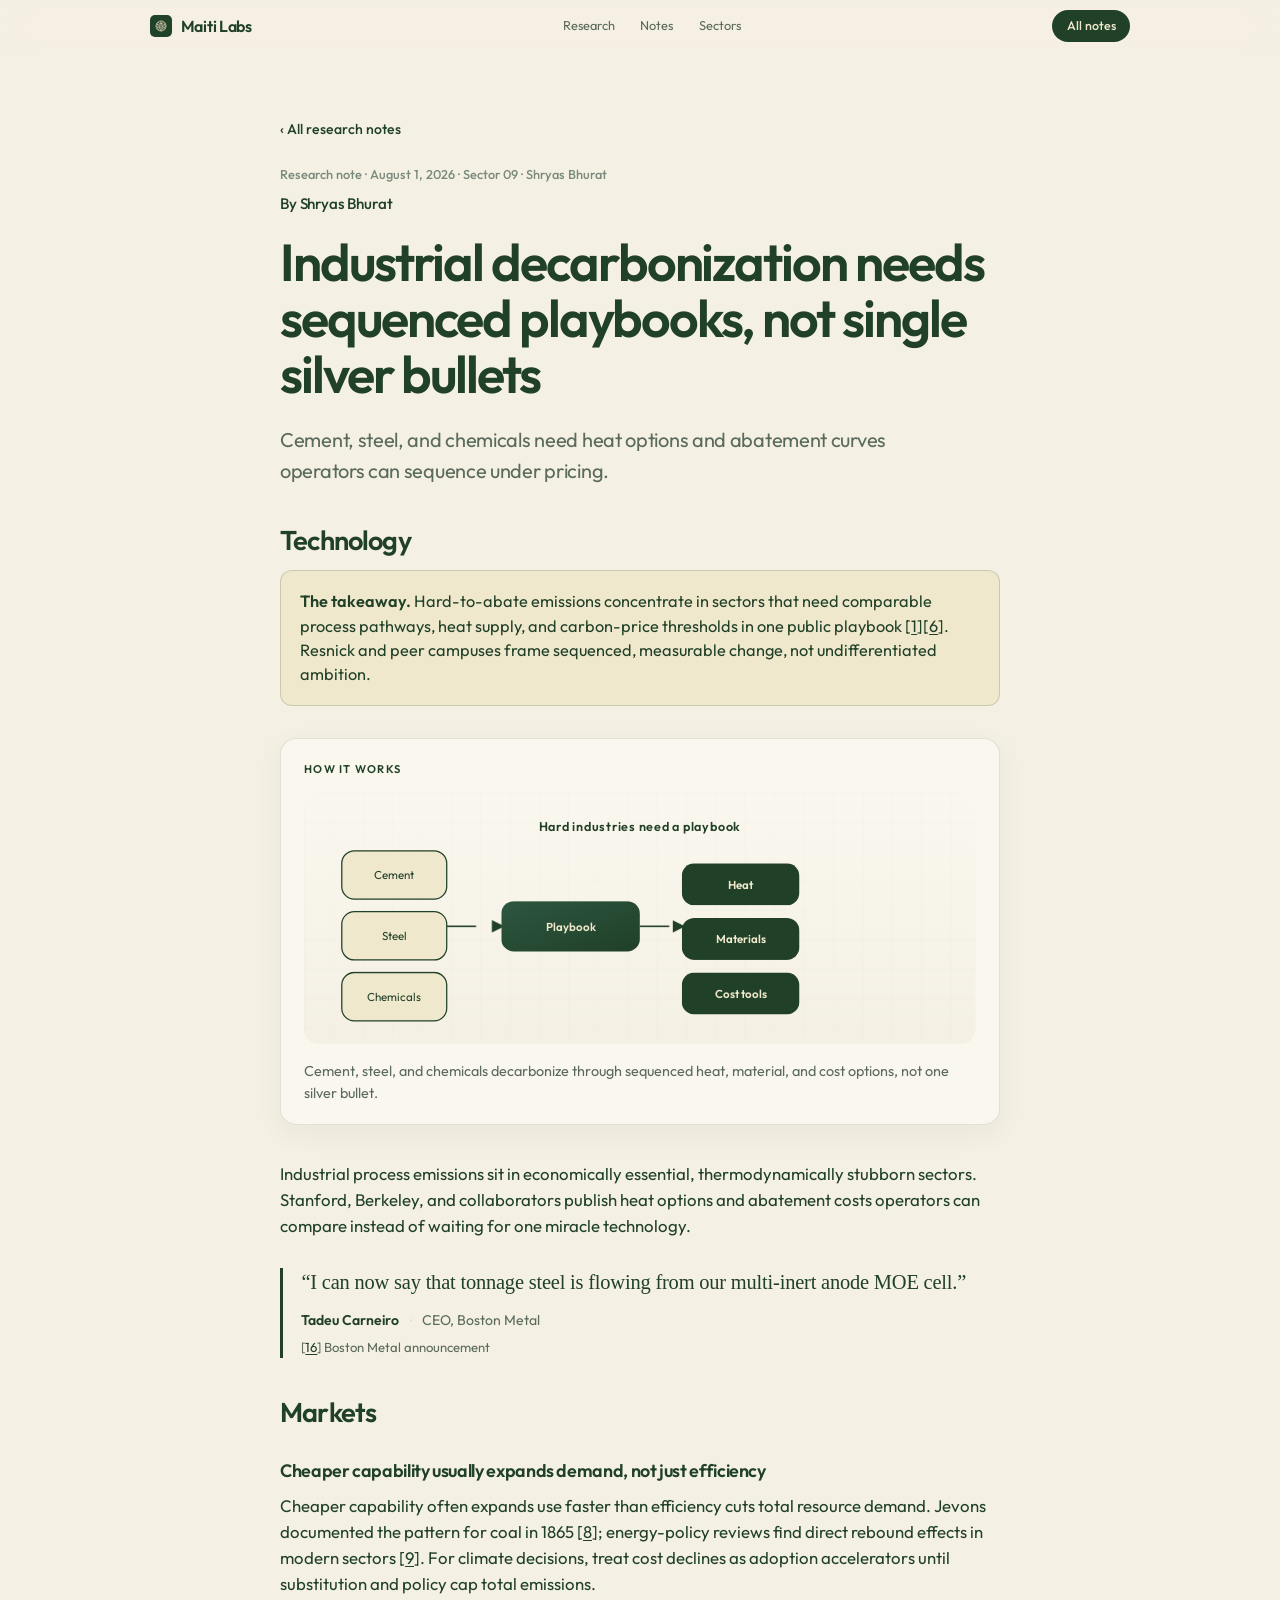
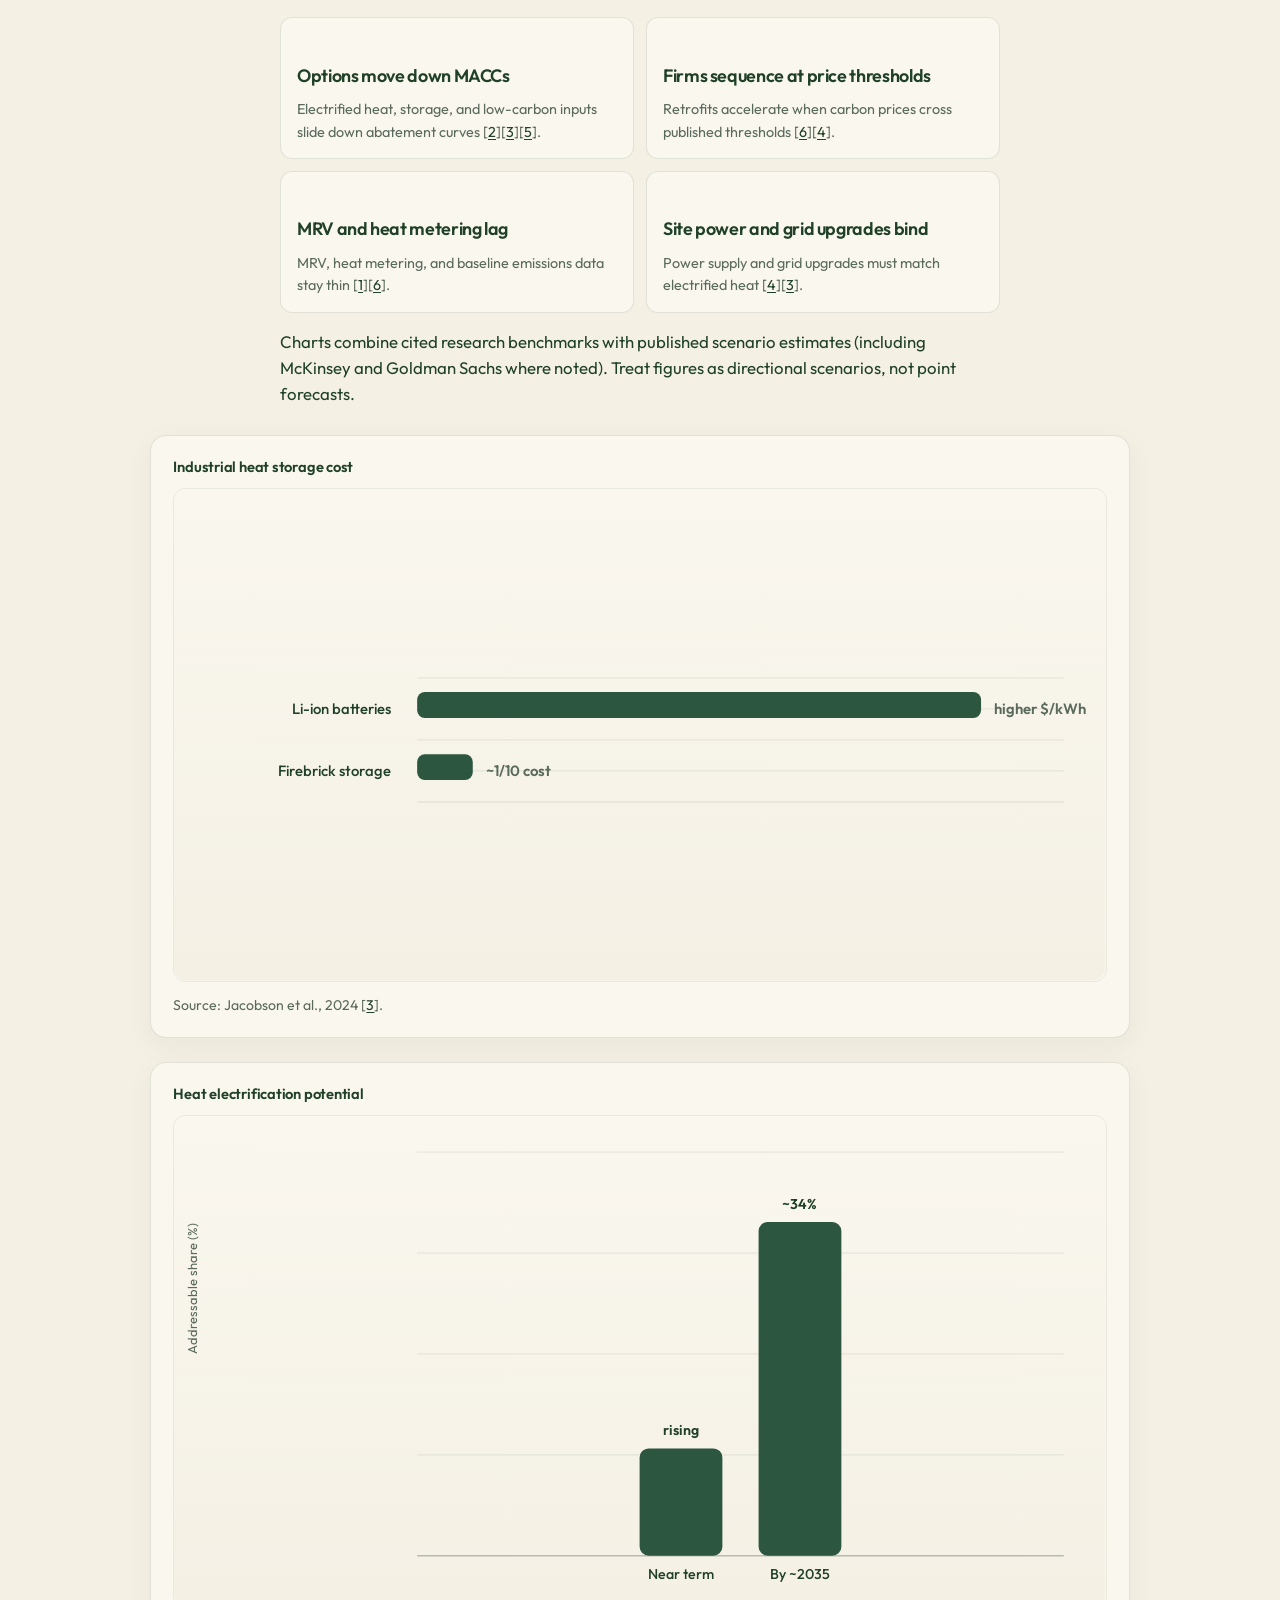
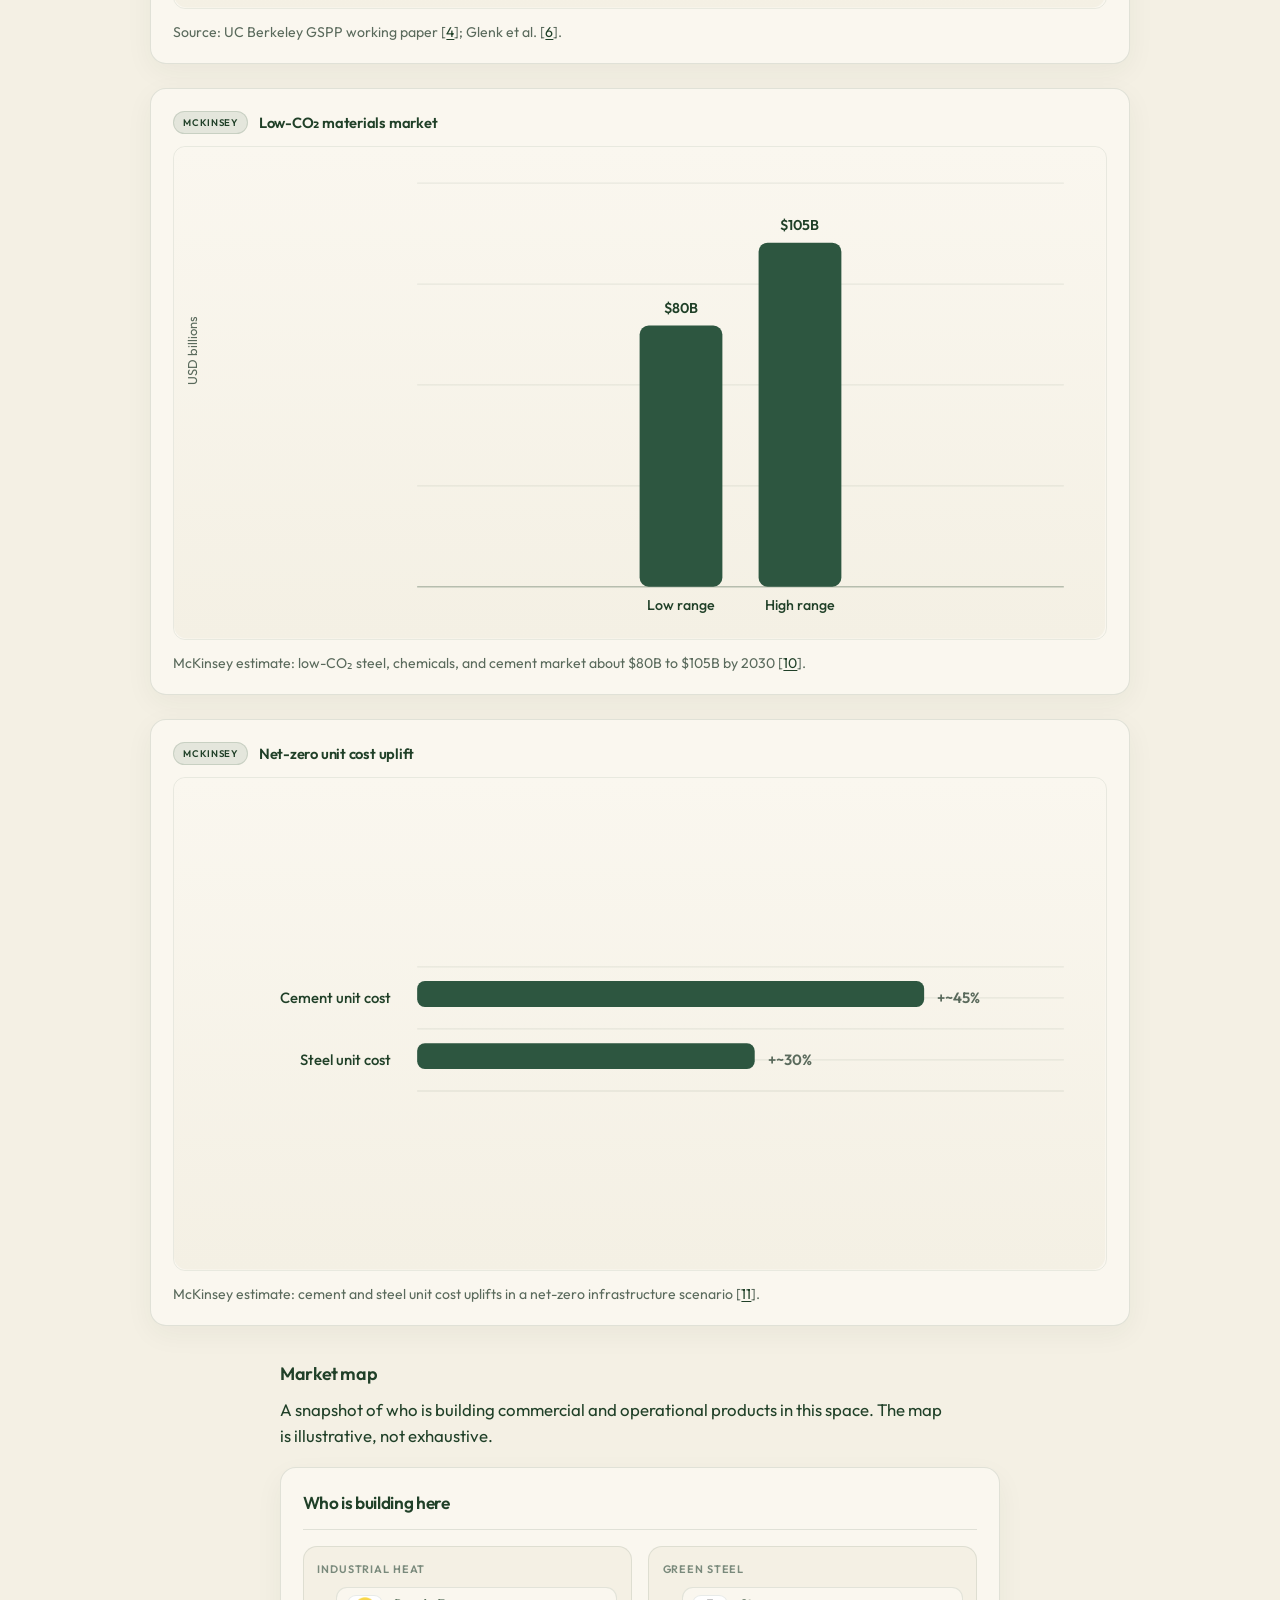
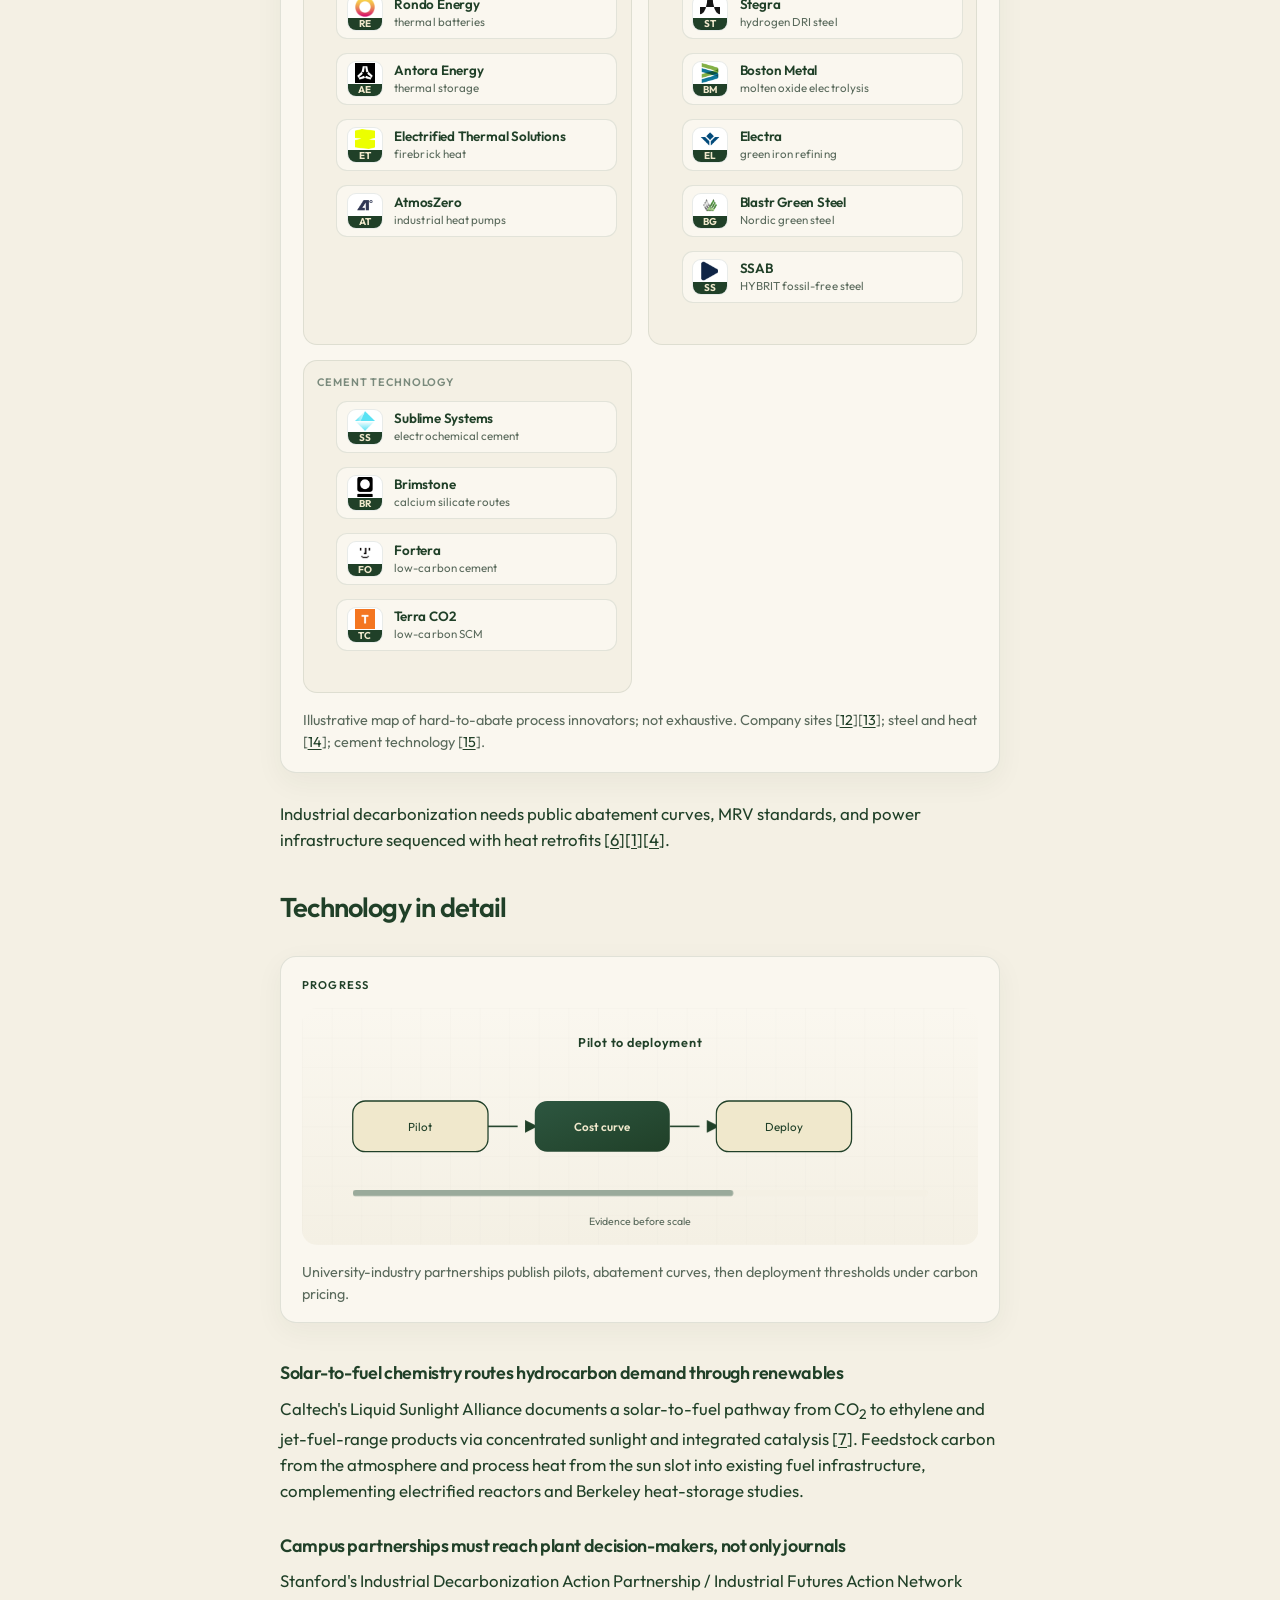
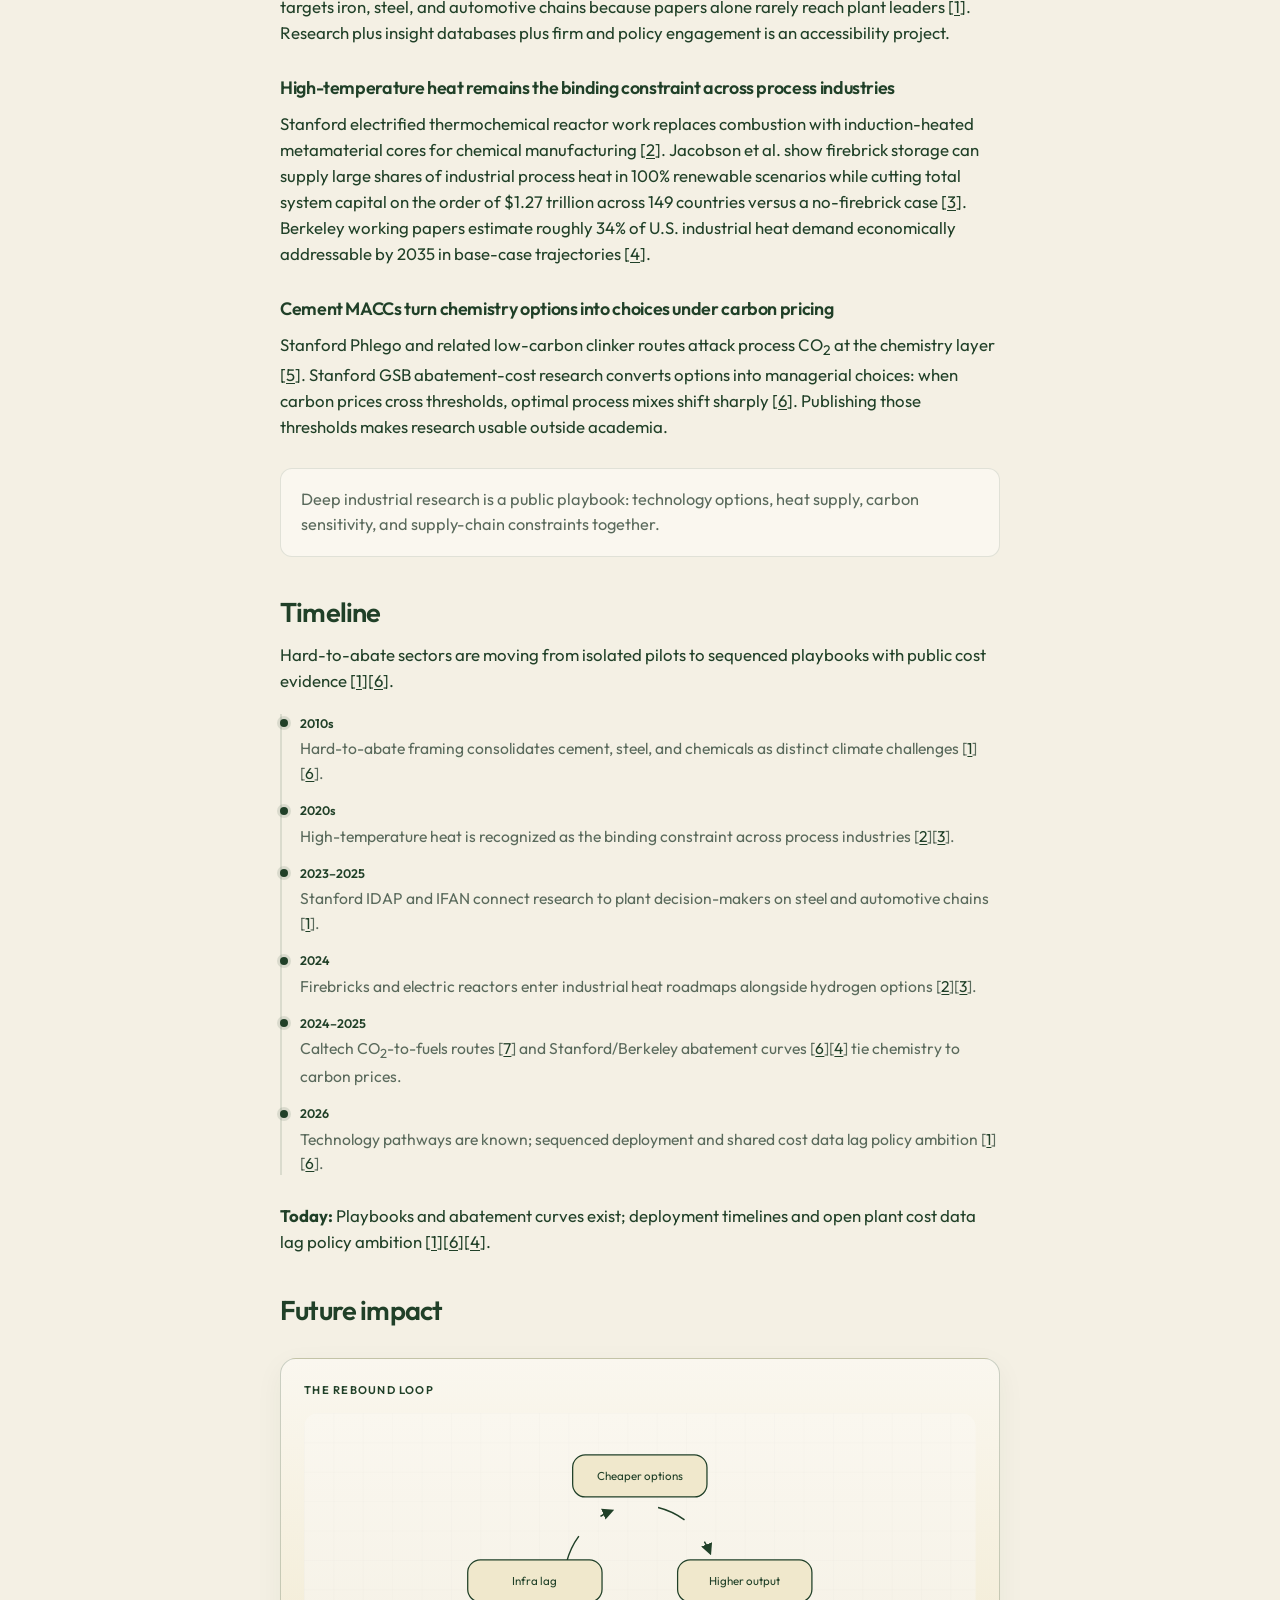
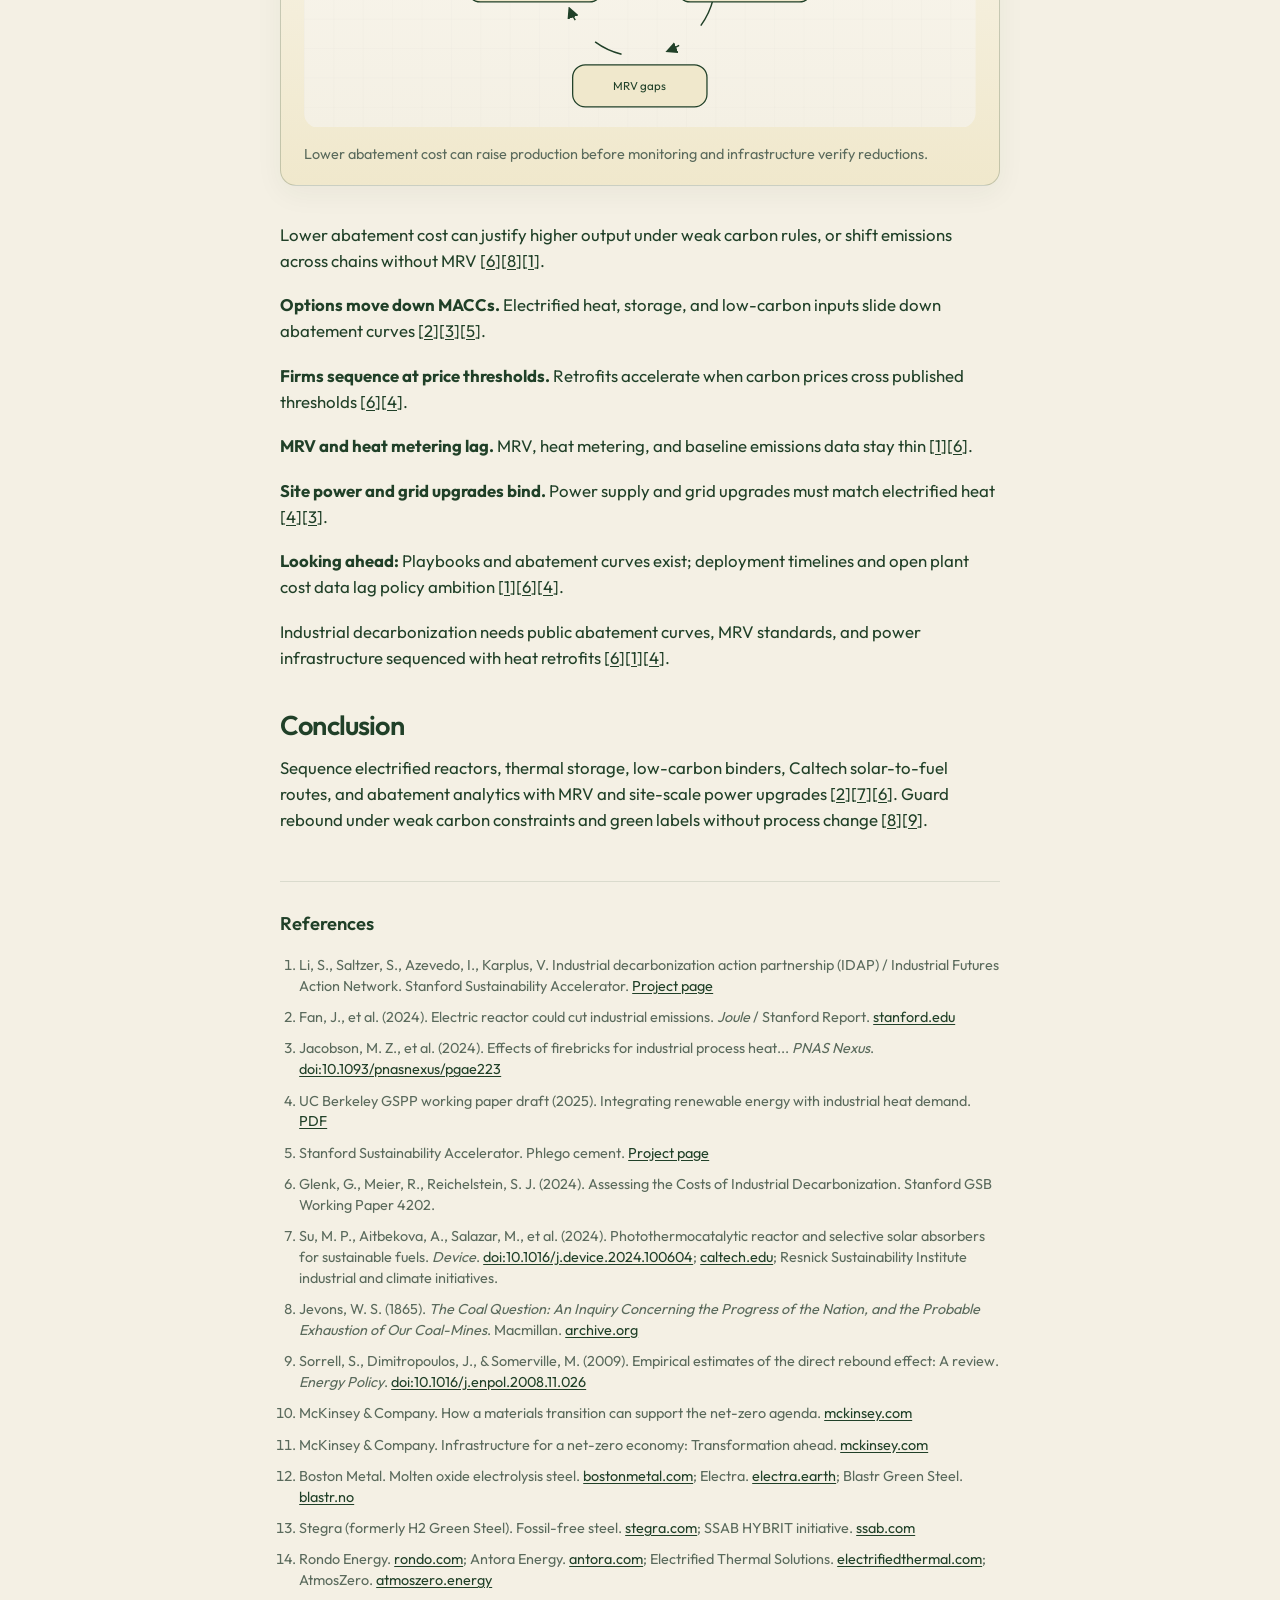
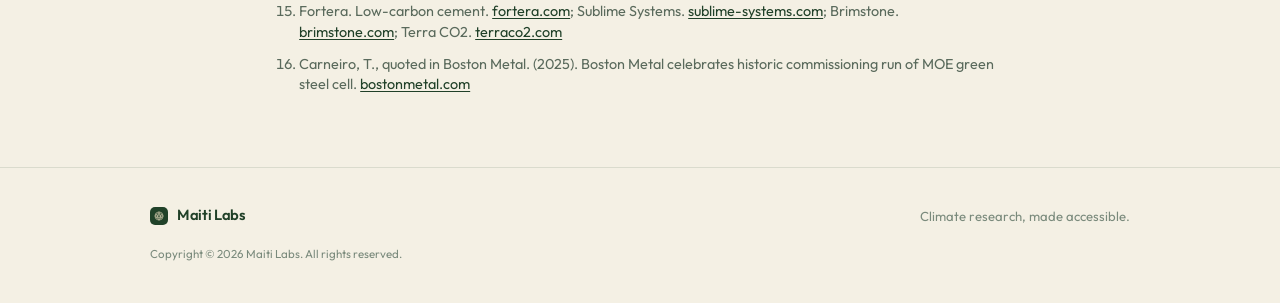
<file: blog/industrial-processes.html>
<!DOCTYPE html>
<html lang="en">
<head>
<meta charset="UTF-8" />
<meta name="viewport" content="width=device-width, initial-scale=1.0" />
<title>Industrial decarbonization needs sequenced playbooks, not single silver bullets · Maiti Labs</title>
<meta name="description" content="Industrial process decarbonization research from Stanford, Berkeley, and related groups." />
<link rel="icon" href="../logo.png" type="image/png" />
<link rel="preconnect" href="https://fonts.googleapis.com">
<link rel="preconnect" href="https://fonts.gstatic.com" crossorigin>
<link href="https://fonts.googleapis.com/css2?family=Outfit:wght@300;400;500;600;700&display=swap" rel="stylesheet">
<link rel="stylesheet" href="styles.css?v=2" />
</head>
<body>
  <nav class="nav" id="nav">
    <div class="wrap nav-inner">
      <a class="brand" href="../index.html" aria-label="Maiti Labs home">
        <img src="../logo.png" alt="" width="22" height="22" />
        <span>Maiti Labs</span>
      </a>
      <div class="nav-links">
        <a href="../index.html#research">Research</a>
        <a href="index.html">Notes</a>
        <a href="../index.html#sectors">Sectors</a>
      </div>
      <a class="nav-cta" href="index.html">All notes</a>
    </div>
  </nav>
  <article class="article">
    <div class="wrap-narrow">
      <a class="back-link" href="index.html">‹ All research notes</a>
      <p class="article-meta">Research note · August 1, 2026 · Sector 09 · Shryas Bhurat</p>
      <p class="article-author">By Shryas Bhurat</p>
      <h1>Industrial decarbonization needs sequenced playbooks, not single silver bullets</h1>
      <p class="dek">Cement, steel, and chemicals need heat options and abatement curves operators can sequence under pricing.</p>
      <div class="body">

        <h2>Technology</h2>
        <div class="callout callout-plain">
          <p><strong>The takeaway.</strong> Hard-to-abate emissions concentrate in sectors that need comparable process pathways, heat supply, and carbon-price thresholds in one public playbook [<a href="#r1">1</a>][<a href="#r6">6</a>]. Resnick and peer campuses frame sequenced, measurable change, not undifferentiated ambition.</p>
        </div>
        <figure class="viz viz-hero">
          <p class="viz-label">How it works</p>
        <svg aria-hidden="true" class="viz-svg" viewBox="0 0 640 240" xmlns="http://www.w3.org/2000/svg">
          <defs>
            <linearGradient id="in24-bg" x1="0%" y1="0%" x2="0%" y2="100%">
              <stop offset="0%" stop-color="#faf7ef"/>
              <stop offset="100%" stop-color="#f4f0e4"/>
            </linearGradient>
            <linearGradient id="in24-card" x1="0%" y1="0%" x2="100%" y2="100%">
              <stop offset="0%" stop-color="#2d5640"/>
              <stop offset="100%" stop-color="#204028"/>
            </linearGradient>
            <pattern id="in24-grid" width="28" height="28" patternUnits="userSpaceOnUse">
              <path d="M 28 0 L 0 0 0 28" fill="none" stroke="#204028" stroke-width="0.4" opacity="0.07"/>
            </pattern>
            <filter id="in24-shadow" x="-10%" y="-10%" width="120%" height="120%">
              <feDropShadow dx="0" dy="2" stdDeviation="3" flood-color="#204028" flood-opacity="0.1"/>
            </filter>
            <marker id="in24-arr" markerWidth="8" markerHeight="8" refX="6" refY="4" orient="auto">
              <path d="M0,0 L8,4 L0,8 Z" fill="#204028"/>
            </marker>
            <marker id="in24-arrm" markerWidth="8" markerHeight="8" refX="6" refY="4" orient="auto">
              <path d="M0,0 L8,4 L0,8 Z" fill="#5a6a5c"/>
            </marker>
          </defs>
          <rect width="640" height="240" fill="url(#in24-bg)" rx="14"/>
          <rect width="640" height="240" fill="url(#in24-grid)" rx="14"/>
          <text x="320" y="32" text-anchor="middle" dominant-baseline="central" fill="#204028" font-size="12" font-weight="600" letter-spacing="0.06em" font-family="Outfit, Helvetica Neue, Helvetica, Arial, sans-serif">Hard industries need a playbook</text>

                    <g class="viz-node viz-fade-slide">
            <rect x="36.0" y="56" width="100.0" height="46" rx="12" fill="#f0e8cc" stroke="#204028" stroke-width="1.2"/>
            <text x="86.0" y="79.0" text-anchor="middle" dominant-baseline="central"
              fill="#204028" font-size="11" font-family="Outfit, Helvetica Neue, Helvetica, Arial, sans-serif">Cement</text>
            
          </g>
          <g class="viz-node viz-fade-slide" style="animation-delay:0.08s">
            <rect x="36.0" y="114" width="100.0" height="46" rx="12" fill="#f0e8cc" stroke="#204028" stroke-width="1.2"/>
            <text x="86.0" y="137.0" text-anchor="middle" dominant-baseline="central"
              fill="#204028" font-size="11" font-family="Outfit, Helvetica Neue, Helvetica, Arial, sans-serif">Steel</text>
            
          </g>
          <g class="viz-node viz-fade-slide" style="animation-delay:0.16s">
            <rect x="36.0" y="172" width="100.0" height="46" rx="12" fill="#f0e8cc" stroke="#204028" stroke-width="1.2"/>
            <text x="86.0" y="195.0" text-anchor="middle" dominant-baseline="central"
              fill="#204028" font-size="11" font-family="Outfit, Helvetica Neue, Helvetica, Arial, sans-serif">Chemicals</text>
            
          </g>
                    <line class="viz-draw" x1="136" y1="128" x2="188" y2="128" stroke="#204028" stroke-width="1.5" marker-end="url(#in24-arr)"/>
                    <g class="viz-node viz-fade-slide viz-pulse" style="animation-delay:0.3s">
            <rect x="188.0" y="104" width="132.0" height="48" rx="12" fill="url(#in24-card)"/>
            <text x="254.0" y="128.0" text-anchor="middle" dominant-baseline="central"
              fill="#f0e8cc" font-size="11" font-weight="600" font-family="Outfit, Helvetica Neue, Helvetica, Arial, sans-serif">Playbook</text>
            
          </g>
                    <line class="viz-draw" x1="320" y1="128" x2="360" y2="128" stroke="#204028" stroke-width="1.5" marker-end="url(#in24-arr)"/>
                    <g class="viz-node viz-fade-slide" style="animation-delay:0.38s">
            <rect x="360.0" y="68" width="112.0" height="40" rx="12" fill="#204028"/>
            <text x="416.0" y="88.0" text-anchor="middle" dominant-baseline="central"
              fill="#f0e8cc" font-size="11" font-weight="600" font-family="Outfit, Helvetica Neue, Helvetica, Arial, sans-serif">Heat</text>
            
          </g>
                    <g class="viz-node viz-fade-slide" style="animation-delay:0.44s">
            <rect x="360.0" y="120" width="112.0" height="40" rx="12" fill="#204028"/>
            <text x="416.0" y="140.0" text-anchor="middle" dominant-baseline="central"
              fill="#f0e8cc" font-size="11" font-weight="600" font-family="Outfit, Helvetica Neue, Helvetica, Arial, sans-serif">Materials</text>
            
          </g>
                    <g class="viz-node viz-fade-slide" style="animation-delay:0.5s">
            <rect x="360.0" y="172" width="112.0" height="40" rx="12" fill="#204028"/>
            <text x="416.0" y="192.0" text-anchor="middle" dominant-baseline="central"
              fill="#f0e8cc" font-size="11" font-weight="600" font-family="Outfit, Helvetica Neue, Helvetica, Arial, sans-serif">Cost tools</text>
            
          </g>
        </svg>
          <figcaption class="viz-caption">Cement, steel, and chemicals decarbonize through sequenced heat, material, and cost options, not one silver bullet.</figcaption>
        </figure>
        <p>Industrial process emissions sit in economically essential, thermodynamically stubborn sectors. Stanford, Berkeley, and collaborators publish heat options and abatement costs operators can compare instead of waiting for one miracle technology.</p>
        <blockquote class="pull-quote">
          <p class="pull-quote-text">“I can now say that tonnage steel is flowing from our multi-inert anode MOE cell.”</p>
          <footer class="pull-quote-attr">
            <cite>Tadeu Carneiro</cite>
            <span class="pull-quote-role">CEO, Boston Metal</span>
            <span class="pull-quote-cite">[<a href="#r16">16</a>] Boston Metal announcement</span>
          </footer>
        </blockquote>



        <h2>Markets</h2>
        <h3>Cheaper capability usually expands demand, not just efficiency</h3>
        <p>Cheaper capability often expands use faster than efficiency cuts total resource demand. Jevons documented the pattern for coal in 1865 [<a href="#r8">8</a>]; energy-policy reviews find direct rebound effects in modern sectors [<a href="#r9">9</a>]. For climate decisions, treat cost declines as adoption accelerators until substitution and policy cap total emissions.</p>
        <div class="rebound" role="list">
          <div class="rebound-card">
            <h3>Options move down MACCs</h3>
            <p>Electrified heat, storage, and low-carbon inputs slide down abatement curves [<a href="#r2">2</a>][<a href="#r3">3</a>][<a href="#r5">5</a>].</p>
          </div>
          <div class="rebound-card">
            <h3>Firms sequence at price thresholds</h3>
            <p>Retrofits accelerate when carbon prices cross published thresholds [<a href="#r6">6</a>][<a href="#r4">4</a>].</p>
          </div>
          <div class="rebound-card">
            <h3>MRV and heat metering lag</h3>
            <p>MRV, heat metering, and baseline emissions data stay thin [<a href="#r1">1</a>][<a href="#r6">6</a>].</p>
          </div>
          <div class="rebound-card">
            <h3>Site power and grid upgrades bind</h3>
            <p>Power supply and grid upgrades must match electrified heat [<a href="#r4">4</a>][<a href="#r3">3</a>].</p>
          </div>
        </div>
<p class="chart-section-note">Charts combine cited research benchmarks with published scenario estimates (including McKinsey and Goldman Sachs where noted). Treat figures as directional scenarios, not point forecasts.</p>
        <div class="chart-grid">
        <figure class="viz viz-chart chart-wrap">
          <p class="viz-label"><span class="chart-label-text">Industrial heat storage cost</span></p>
        <svg aria-hidden="true" class="viz-svg chart-svg" viewBox="0 0 720 380" xmlns="http://www.w3.org/2000/svg">
          <defs>
            <linearGradient id="mc54-bg" x1="0%" y1="0%" x2="0%" y2="100%">
              <stop offset="0%" stop-color="#faf7ef"/>
              <stop offset="100%" stop-color="#f4f0e4"/>
            </linearGradient>
          </defs>
          <rect width="720" height="380" fill="url(#mc54-bg)" rx="10"/>
          <line x1="188" y1="146" x2="688" y2="146" stroke="#204028" stroke-width="1" opacity="0.08"/>
          <line x1="188" y1="170" x2="688" y2="170" stroke="#204028" stroke-width="1" opacity="0.08"/>
          <line x1="188" y1="194" x2="688" y2="194" stroke="#204028" stroke-width="1" opacity="0.08"/>
          <line x1="188" y1="218" x2="688" y2="218" stroke="#204028" stroke-width="1" opacity="0.08"/>
          <line x1="188" y1="242" x2="688" y2="242" stroke="#204028" stroke-width="1" opacity="0.08"/>
          <text x="168" y="170.0" text-anchor="end" dominant-baseline="central" fill="#204028" font-size="11.5" font-weight="500" font-family="Outfit, Helvetica Neue, Helvetica, Arial, sans-serif">Li-ion batteries</text>
          <rect x="188" y="157" width="436" height="20" rx="6" fill="#2d5640"/>
          <text x="634" y="170.0" dominant-baseline="central" fill="#5a6a5c" font-size="11.5" font-weight="600" font-family="Outfit, Helvetica Neue, Helvetica, Arial, sans-serif">higher $/kWh</text>
          <text x="168" y="218.0" text-anchor="end" dominant-baseline="central" fill="#204028" font-size="11.5" font-weight="500" font-family="Outfit, Helvetica Neue, Helvetica, Arial, sans-serif">Firebrick storage</text>
          <rect x="188" y="205" width="43" height="20" rx="6" fill="#2d5640"/>
          <text x="241" y="218.0" dominant-baseline="central" fill="#5a6a5c" font-size="11.5" font-weight="600" font-family="Outfit, Helvetica Neue, Helvetica, Arial, sans-serif">~1/10 cost</text>
        </svg>
          <figcaption class="viz-caption">Source: Jacobson et al., 2024 [<a href="#r3">3</a>].</figcaption>
        </figure>
        <figure class="viz viz-chart chart-wrap">
          <p class="viz-label"><span class="chart-label-text">Heat electrification potential</span></p>
        <svg aria-hidden="true" class="viz-svg chart-svg" viewBox="0 0 720 380" xmlns="http://www.w3.org/2000/svg">
          <defs>
            <linearGradient id="mc55-bg" x1="0%" y1="0%" x2="0%" y2="100%">
              <stop offset="0%" stop-color="#faf7ef"/>
              <stop offset="100%" stop-color="#f4f0e4"/>
            </linearGradient>
          </defs>
          <rect width="720" height="380" fill="url(#mc55-bg)" rx="10"/>
          <line x1="188" y1="28" x2="688" y2="28" stroke="#204028" stroke-width="1" opacity="0.08"/>
          <line x1="188" y1="106" x2="688" y2="106" stroke="#204028" stroke-width="1" opacity="0.08"/>
          <line x1="188" y1="184" x2="688" y2="184" stroke="#204028" stroke-width="1" opacity="0.08"/>
          <line x1="188" y1="262" x2="688" y2="262" stroke="#204028" stroke-width="1" opacity="0.08"/>
          <line x1="188" y1="340" x2="688" y2="340" stroke="#204028" stroke-width="1" opacity="0.08"/>
          <text x="18" y="184" fill="#5a6a5c" font-size="10" font-family="Outfit, Helvetica Neue, Helvetica, Arial, sans-serif" transform="rotate(-90 18 184)">Addressable share (%)</text>
          <line x1="188" y1="340" x2="688" y2="340" stroke="#204028" stroke-width="1.2" opacity="0.22"/>
          <rect x="360" y="257" width="64" height="83" rx="7" fill="#2d5640"/>
          <text x="392" y="247" text-anchor="middle" fill="#204028" font-size="11" font-weight="600" font-family="Outfit, Helvetica Neue, Helvetica, Arial, sans-serif">rising</text>
          <text x="392" y="358" text-anchor="middle" fill="#204028" font-size="11" font-weight="500" font-family="Outfit, Helvetica Neue, Helvetica, Arial, sans-serif">Near term</text>
          <rect x="452" y="82" width="64" height="258" rx="7" fill="#2d5640"/>
          <text x="484" y="72" text-anchor="middle" fill="#204028" font-size="11" font-weight="600" font-family="Outfit, Helvetica Neue, Helvetica, Arial, sans-serif">~34%</text>
          <text x="484" y="358" text-anchor="middle" fill="#204028" font-size="11" font-weight="500" font-family="Outfit, Helvetica Neue, Helvetica, Arial, sans-serif">By ~2035</text>
        </svg>
          <figcaption class="viz-caption">Source: UC Berkeley GSPP working paper [<a href="#r4">4</a>]; Glenk et al. [<a href="#r6">6</a>].</figcaption>
        </figure>
        <figure class="viz viz-chart chart-wrap">
          <p class="viz-label"><span class="chart-source">McKinsey</span><span class="chart-label-text">Low-CO₂ materials market</span></p>
        <svg aria-hidden="true" class="viz-svg chart-svg" viewBox="0 0 720 380" xmlns="http://www.w3.org/2000/svg">
          <defs>
            <linearGradient id="mc56-bg" x1="0%" y1="0%" x2="0%" y2="100%">
              <stop offset="0%" stop-color="#faf7ef"/>
              <stop offset="100%" stop-color="#f4f0e4"/>
            </linearGradient>
          </defs>
          <rect width="720" height="380" fill="url(#mc56-bg)" rx="10"/>
          <line x1="188" y1="28" x2="688" y2="28" stroke="#204028" stroke-width="1" opacity="0.08"/>
          <line x1="188" y1="106" x2="688" y2="106" stroke="#204028" stroke-width="1" opacity="0.08"/>
          <line x1="188" y1="184" x2="688" y2="184" stroke="#204028" stroke-width="1" opacity="0.08"/>
          <line x1="188" y1="262" x2="688" y2="262" stroke="#204028" stroke-width="1" opacity="0.08"/>
          <line x1="188" y1="340" x2="688" y2="340" stroke="#204028" stroke-width="1" opacity="0.08"/>
          <text x="18" y="184" fill="#5a6a5c" font-size="10" font-family="Outfit, Helvetica Neue, Helvetica, Arial, sans-serif" transform="rotate(-90 18 184)">USD billions</text>
          <line x1="188" y1="340" x2="688" y2="340" stroke="#204028" stroke-width="1.2" opacity="0.22"/>
          <rect x="360" y="138" width="64" height="202" rx="7" fill="#2d5640"/>
          <text x="392" y="128" text-anchor="middle" fill="#204028" font-size="11" font-weight="600" font-family="Outfit, Helvetica Neue, Helvetica, Arial, sans-serif">$80B</text>
          <text x="392" y="358" text-anchor="middle" fill="#204028" font-size="11" font-weight="500" font-family="Outfit, Helvetica Neue, Helvetica, Arial, sans-serif">Low range</text>
          <rect x="452" y="74" width="64" height="266" rx="7" fill="#2d5640"/>
          <text x="484" y="64" text-anchor="middle" fill="#204028" font-size="11" font-weight="600" font-family="Outfit, Helvetica Neue, Helvetica, Arial, sans-serif">$105B</text>
          <text x="484" y="358" text-anchor="middle" fill="#204028" font-size="11" font-weight="500" font-family="Outfit, Helvetica Neue, Helvetica, Arial, sans-serif">High range</text>
        </svg>
          <figcaption class="viz-caption">McKinsey estimate: low-CO₂ steel, chemicals, and cement market about $80B to $105B by 2030 [<a href="#r10">10</a>].</figcaption>
        </figure>
        <figure class="viz viz-chart chart-wrap">
          <p class="viz-label"><span class="chart-source">McKinsey</span><span class="chart-label-text">Net-zero unit cost uplift</span></p>
        <svg aria-hidden="true" class="viz-svg chart-svg" viewBox="0 0 720 380" xmlns="http://www.w3.org/2000/svg">
          <defs>
            <linearGradient id="mc57-bg" x1="0%" y1="0%" x2="0%" y2="100%">
              <stop offset="0%" stop-color="#faf7ef"/>
              <stop offset="100%" stop-color="#f4f0e4"/>
            </linearGradient>
          </defs>
          <rect width="720" height="380" fill="url(#mc57-bg)" rx="10"/>
          <line x1="188" y1="146" x2="688" y2="146" stroke="#204028" stroke-width="1" opacity="0.08"/>
          <line x1="188" y1="170" x2="688" y2="170" stroke="#204028" stroke-width="1" opacity="0.08"/>
          <line x1="188" y1="194" x2="688" y2="194" stroke="#204028" stroke-width="1" opacity="0.08"/>
          <line x1="188" y1="218" x2="688" y2="218" stroke="#204028" stroke-width="1" opacity="0.08"/>
          <line x1="188" y1="242" x2="688" y2="242" stroke="#204028" stroke-width="1" opacity="0.08"/>
          <text x="168" y="170.0" text-anchor="end" dominant-baseline="central" fill="#204028" font-size="11.5" font-weight="500" font-family="Outfit, Helvetica Neue, Helvetica, Arial, sans-serif">Cement unit cost</text>
          <rect x="188" y="157" width="392" height="20" rx="6" fill="#2d5640"/>
          <text x="590" y="170.0" dominant-baseline="central" fill="#5a6a5c" font-size="11.5" font-weight="600" font-family="Outfit, Helvetica Neue, Helvetica, Arial, sans-serif">+~45%</text>
          <text x="168" y="218.0" text-anchor="end" dominant-baseline="central" fill="#204028" font-size="11.5" font-weight="500" font-family="Outfit, Helvetica Neue, Helvetica, Arial, sans-serif">Steel unit cost</text>
          <rect x="188" y="205" width="261" height="20" rx="6" fill="#2d5640"/>
          <text x="459" y="218.0" dominant-baseline="central" fill="#5a6a5c" font-size="11.5" font-weight="600" font-family="Outfit, Helvetica Neue, Helvetica, Arial, sans-serif">+~30%</text>
        </svg>
          <figcaption class="viz-caption">McKinsey estimate: cement and steel unit cost uplifts in a net-zero infrastructure scenario [<a href="#r11">11</a>].</figcaption>
        </figure>
        </div>

        <h3>Market map</h3>
        <p class="mm-intro">A snapshot of who is building commercial and operational products in this space. The map is illustrative, not exhaustive.</p>
        <figure class="viz market-map">
          <div class="mm-head">
            <p class="mm-title">Who is building here</p>
          </div>
          <div class="mm-grid">
        <div class="mm-seg">
          <h4>Industrial heat</h4>
          <ul class="mm-chips">
          <li class="mm-chip" title="Rondo Energy: thermal batteries"><span class="mm-logo-wrap" aria-hidden="true"><img class="mm-logo" src="logos/rondo.png" alt="" width="20" height="20" loading="lazy" decoding="async" onerror="this.style.display='none';this.nextElementSibling.hidden=false"/><span class="mm-mono" hidden>RE</span></span><span class="mm-text"><span class="mm-name">Rondo Energy</span><span class="mm-role">thermal batteries</span></span></li>
          <li class="mm-chip" title="Antora Energy: thermal storage"><span class="mm-logo-wrap" aria-hidden="true"><img class="mm-logo" src="logos/antora.png" alt="" width="20" height="20" loading="lazy" decoding="async" onerror="this.style.display='none';this.nextElementSibling.hidden=false"/><span class="mm-mono" hidden>AE</span></span><span class="mm-text"><span class="mm-name">Antora Energy</span><span class="mm-role">thermal storage</span></span></li>
          <li class="mm-chip" title="Electrified Thermal Solutions: firebrick heat"><span class="mm-logo-wrap" aria-hidden="true"><img class="mm-logo" src="logos/electrifiedthermal.png" alt="" width="20" height="20" loading="lazy" decoding="async" onerror="this.style.display='none';this.nextElementSibling.hidden=false"/><span class="mm-mono" hidden>ET</span></span><span class="mm-text"><span class="mm-name">Electrified Thermal Solutions</span><span class="mm-role">firebrick heat</span></span></li>
          <li class="mm-chip" title="AtmosZero: industrial heat pumps"><span class="mm-logo-wrap" aria-hidden="true"><img class="mm-logo" src="logos/atmoszero.png" alt="" width="20" height="20" loading="lazy" decoding="async" onerror="this.style.display='none';this.nextElementSibling.hidden=false"/><span class="mm-mono" hidden>AT</span></span><span class="mm-text"><span class="mm-name">AtmosZero</span><span class="mm-role">industrial heat pumps</span></span></li>
          </ul>
        </div>
        <div class="mm-seg">
          <h4>Green steel</h4>
          <ul class="mm-chips">
          <li class="mm-chip" title="Stegra: hydrogen DRI steel"><span class="mm-logo-wrap" aria-hidden="true"><img class="mm-logo" src="logos/stegra.png" alt="" width="20" height="20" loading="lazy" decoding="async" onerror="this.style.display='none';this.nextElementSibling.hidden=false"/><span class="mm-mono" hidden>ST</span></span><span class="mm-text"><span class="mm-name">Stegra</span><span class="mm-role">hydrogen DRI steel</span></span></li>
          <li class="mm-chip" title="Boston Metal: molten oxide electrolysis"><span class="mm-logo-wrap" aria-hidden="true"><img class="mm-logo" src="logos/bostonmetal.png" alt="" width="20" height="20" loading="lazy" decoding="async" onerror="this.style.display='none';this.nextElementSibling.hidden=false"/><span class="mm-mono" hidden>BM</span></span><span class="mm-text"><span class="mm-name">Boston Metal</span><span class="mm-role">molten oxide electrolysis</span></span></li>
          <li class="mm-chip" title="Electra: green iron refining"><span class="mm-logo-wrap" aria-hidden="true"><img class="mm-logo" src="logos/electra.png" alt="" width="20" height="20" loading="lazy" decoding="async" onerror="this.style.display='none';this.nextElementSibling.hidden=false"/><span class="mm-mono" hidden>EL</span></span><span class="mm-text"><span class="mm-name">Electra</span><span class="mm-role">green iron refining</span></span></li>
          <li class="mm-chip" title="Blastr Green Steel: Nordic green steel"><span class="mm-logo-wrap" aria-hidden="true"><img class="mm-logo" src="logos/blastr.png" alt="" width="20" height="20" loading="lazy" decoding="async" onerror="this.style.display='none';this.nextElementSibling.hidden=false"/><span class="mm-mono" hidden>BG</span></span><span class="mm-text"><span class="mm-name">Blastr Green Steel</span><span class="mm-role">Nordic green steel</span></span></li>
          <li class="mm-chip" title="SSAB: HYBRIT fossil-free steel"><span class="mm-logo-wrap" aria-hidden="true"><img class="mm-logo" src="logos/ssab.png" alt="" width="20" height="20" loading="lazy" decoding="async" onerror="this.style.display='none';this.nextElementSibling.hidden=false"/><span class="mm-mono" hidden>SS</span></span><span class="mm-text"><span class="mm-name">SSAB</span><span class="mm-role">HYBRIT fossil-free steel</span></span></li>
          </ul>
        </div>
        <div class="mm-seg">
          <h4>Cement technology</h4>
          <ul class="mm-chips">
          <li class="mm-chip" title="Sublime Systems: electrochemical cement"><span class="mm-logo-wrap" aria-hidden="true"><img class="mm-logo" src="logos/sublime.png" alt="" width="20" height="20" loading="lazy" decoding="async" onerror="this.style.display='none';this.nextElementSibling.hidden=false"/><span class="mm-mono" hidden>SS</span></span><span class="mm-text"><span class="mm-name">Sublime Systems</span><span class="mm-role">electrochemical cement</span></span></li>
          <li class="mm-chip" title="Brimstone: calcium silicate routes"><span class="mm-logo-wrap" aria-hidden="true"><img class="mm-logo" src="logos/brimstone.png" alt="" width="20" height="20" loading="lazy" decoding="async" onerror="this.style.display='none';this.nextElementSibling.hidden=false"/><span class="mm-mono" hidden>BR</span></span><span class="mm-text"><span class="mm-name">Brimstone</span><span class="mm-role">calcium silicate routes</span></span></li>
          <li class="mm-chip" title="Fortera: low-carbon cement"><span class="mm-logo-wrap" aria-hidden="true"><img class="mm-logo" src="logos/fortera.png" alt="" width="20" height="20" loading="lazy" decoding="async" onerror="this.style.display='none';this.nextElementSibling.hidden=false"/><span class="mm-mono" hidden>FO</span></span><span class="mm-text"><span class="mm-name">Fortera</span><span class="mm-role">low-carbon cement</span></span></li>
          <li class="mm-chip" title="Terra CO2: low-carbon SCM"><span class="mm-logo-wrap" aria-hidden="true"><img class="mm-logo" src="logos/terraco2.png" alt="" width="20" height="20" loading="lazy" decoding="async" onerror="this.style.display='none';this.nextElementSibling.hidden=false"/><span class="mm-mono" hidden>TC</span></span><span class="mm-text"><span class="mm-name">Terra CO2</span><span class="mm-role">low-carbon SCM</span></span></li>
          </ul>
        </div>
          </div>
          <figcaption class="viz-caption">Illustrative map of hard-to-abate process innovators; not exhaustive. Company sites [<a href="#r12">12</a>][<a href="#r13">13</a>]; steel and heat [<a href="#r14">14</a>]; cement technology [<a href="#r15">15</a>].</figcaption>
        </figure>

        <p>Industrial decarbonization needs public abatement curves, MRV standards, and power infrastructure sequenced with heat retrofits [<a href="#r6">6</a>][<a href="#r1">1</a>][<a href="#r4">4</a>].</p>


        <h2>Technology in detail</h2>
        <figure class="viz viz-mid">
          <p class="viz-label">Progress</p>
        <svg aria-hidden="true" class="viz-svg" viewBox="0 0 640 224" xmlns="http://www.w3.org/2000/svg">
          <defs>
            <linearGradient id="in25-bg" x1="0%" y1="0%" x2="0%" y2="100%">
              <stop offset="0%" stop-color="#faf7ef"/>
              <stop offset="100%" stop-color="#f4f0e4"/>
            </linearGradient>
            <linearGradient id="in25-card" x1="0%" y1="0%" x2="100%" y2="100%">
              <stop offset="0%" stop-color="#2d5640"/>
              <stop offset="100%" stop-color="#204028"/>
            </linearGradient>
            <pattern id="in25-grid" width="28" height="28" patternUnits="userSpaceOnUse">
              <path d="M 28 0 L 0 0 0 28" fill="none" stroke="#204028" stroke-width="0.4" opacity="0.07"/>
            </pattern>
            <filter id="in25-shadow" x="-10%" y="-10%" width="120%" height="120%">
              <feDropShadow dx="0" dy="2" stdDeviation="3" flood-color="#204028" flood-opacity="0.1"/>
            </filter>
            <marker id="in25-arr" markerWidth="8" markerHeight="8" refX="6" refY="4" orient="auto">
              <path d="M0,0 L8,4 L0,8 Z" fill="#204028"/>
            </marker>
            <marker id="in25-arrm" markerWidth="8" markerHeight="8" refX="6" refY="4" orient="auto">
              <path d="M0,0 L8,4 L0,8 Z" fill="#5a6a5c"/>
            </marker>
          </defs>
          <rect width="640" height="224" fill="url(#in25-bg)" rx="14"/>
          <rect width="640" height="224" fill="url(#in25-grid)" rx="14"/>
          <text x="320" y="32" text-anchor="middle" dominant-baseline="central" fill="#204028" font-size="12" font-weight="600" letter-spacing="0.06em" font-family="Outfit, Helvetica Neue, Helvetica, Arial, sans-serif">Pilot to deployment</text>
          <g class="viz-node viz-fade-slide">
            <rect x="48.0" y="88" width="128.0" height="48" rx="12" fill="#f0e8cc" stroke="#204028" stroke-width="1.2"/>
            <text x="112.0" y="112.0" text-anchor="middle" dominant-baseline="central"
              fill="#204028" font-size="11" font-family="Outfit, Helvetica Neue, Helvetica, Arial, sans-serif">Pilot</text>
            
          </g>          <line class="viz-draw" x1="176" y1="112" x2="220" y2="112" stroke="#204028" stroke-width="1.5" marker-end="url(#in25-arr)"/>          <g class="viz-node viz-fade-slide viz-pulse" style="animation-delay:0.12s">
            <rect x="220.0" y="88" width="128.0" height="48" rx="12" fill="url(#in25-card)"/>
            <text x="284.0" y="112.0" text-anchor="middle" dominant-baseline="central"
              fill="#f0e8cc" font-size="11" font-weight="600" font-family="Outfit, Helvetica Neue, Helvetica, Arial, sans-serif">Cost curve</text>
            
          </g>          <line class="viz-draw" x1="348" y1="112" x2="392" y2="112" stroke="#204028" stroke-width="1.5" marker-end="url(#in25-arr)"/>          <g class="viz-node viz-fade-slide" style="animation-delay:0.24s">
            <rect x="392.0" y="88" width="128.0" height="48" rx="12" fill="#f0e8cc" stroke="#204028" stroke-width="1.2"/>
            <text x="456.0" y="112.0" text-anchor="middle" dominant-baseline="central"
              fill="#204028" font-size="11" font-family="Outfit, Helvetica Neue, Helvetica, Arial, sans-serif">Deploy</text>
            
          </g>
          <rect x="48" y="172" width="544" height="6" rx="3" fill="#f4f0e4"/>
          <rect x="48" y="172" width="360" height="6" rx="3" fill="#2d5640" opacity="0.45"/>
          <text x="320" y="202" text-anchor="middle" dominant-baseline="central" fill="#5a6a5c" font-size="10" font-family="Outfit, Helvetica Neue, Helvetica, Arial, sans-serif">Evidence before scale</text>
        </svg>
          <figcaption class="viz-caption">University-industry partnerships publish pilots, abatement curves, then deployment thresholds under carbon pricing.</figcaption>
        </figure>
        <h3>Solar-to-fuel chemistry routes hydrocarbon demand through renewables</h3>
        <p>Caltech's Liquid Sunlight Alliance documents a solar-to-fuel pathway from CO<sub>2</sub> to ethylene and jet-fuel-range products via concentrated sunlight and integrated catalysis [<a href="#r7">7</a>]. Feedstock carbon from the atmosphere and process heat from the sun slot into existing fuel infrastructure, complementing electrified reactors and Berkeley heat-storage studies.</p>

        <h3>Campus partnerships must reach plant decision-makers, not only journals</h3>
        <p>Stanford's Industrial Decarbonization Action Partnership / Industrial Futures Action Network targets iron, steel, and automotive chains because papers alone rarely reach plant leaders [<a href="#r1">1</a>]. Research plus insight databases plus firm and policy engagement is an accessibility project.</p>

        <h3>High-temperature heat remains the binding constraint across process industries</h3>
        <p>Stanford electrified thermochemical reactor work replaces combustion with induction-heated metamaterial cores for chemical manufacturing [<a href="#r2">2</a>]. Jacobson et al. show firebrick storage can supply large shares of industrial process heat in 100% renewable scenarios while cutting total system capital on the order of $1.27 trillion across 149 countries versus a no-firebrick case [<a href="#r3">3</a>]. Berkeley working papers estimate roughly 34% of U.S. industrial heat demand economically addressable by 2035 in base-case trajectories [<a href="#r4">4</a>].</p>

        <h3>Cement MACCs turn chemistry options into choices under carbon pricing</h3>
        <p>Stanford Phlego and related low-carbon clinker routes attack process CO<sub>2</sub> at the chemistry layer [<a href="#r5">5</a>]. Stanford GSB abatement-cost research converts options into managerial choices: when carbon prices cross thresholds, optimal process mixes shift sharply [<a href="#r6">6</a>]. Publishing those thresholds makes research usable outside academia.</p>
        <div class="callout">
          <p>Deep industrial research is a public playbook: technology options, heat supply, carbon sensitivity, and supply-chain constraints together.</p>
        </div>


        <h2>Timeline</h2>
        <p>Hard-to-abate sectors are moving from isolated pilots to sequenced playbooks with public cost evidence [<a href="#r1">1</a>][<a href="#r6">6</a>].</p>
        <div class="timeline" role="list">
          <div class="timeline-item" role="listitem">
            <p class="timeline-year">2010s</p>
            <p class="timeline-text">Hard-to-abate framing consolidates cement, steel, and chemicals as distinct climate challenges [<a href="#r1">1</a>][<a href="#r6">6</a>].</p>
          </div>
          <div class="timeline-item" role="listitem">
            <p class="timeline-year">2020s</p>
            <p class="timeline-text">High-temperature heat is recognized as the binding constraint across process industries [<a href="#r2">2</a>][<a href="#r3">3</a>].</p>
          </div>
          <div class="timeline-item" role="listitem">
            <p class="timeline-year">2023–2025</p>
            <p class="timeline-text">Stanford IDAP and IFAN connect research to plant decision-makers on steel and automotive chains [<a href="#r1">1</a>].</p>
          </div>
          <div class="timeline-item" role="listitem">
            <p class="timeline-year">2024</p>
            <p class="timeline-text">Firebricks and electric reactors enter industrial heat roadmaps alongside hydrogen options [<a href="#r2">2</a>][<a href="#r3">3</a>].</p>
          </div>
          <div class="timeline-item" role="listitem">
            <p class="timeline-year">2024–2025</p>
            <p class="timeline-text">Caltech CO<sub>2</sub>-to-fuels routes [<a href="#r7">7</a>] and Stanford/Berkeley abatement curves [<a href="#r6">6</a>][<a href="#r4">4</a>] tie chemistry to carbon prices.</p>
          </div>
          <div class="timeline-item" role="listitem">
            <p class="timeline-year">2026</p>
            <p class="timeline-text">Technology pathways are known; sequenced deployment and shared cost data lag policy ambition [<a href="#r1">1</a>][<a href="#r6">6</a>].</p>
          </div>
        </div>
        <p class="progress-note"><strong>Today:</strong> Playbooks and abatement curves exist; deployment timelines and open plant cost data lag policy ambition [<a href="#r1">1</a>][<a href="#r6">6</a>][<a href="#r4">4</a>].</p>

        <h2>Future impact</h2>
        <figure class="viz viz-loop">
          <p class="viz-label">The rebound loop</p>
        <svg aria-hidden="true" class="viz-svg" viewBox="0 0 640 300" xmlns="http://www.w3.org/2000/svg">
          <defs>
            <linearGradient id="in26-bg" x1="0%" y1="0%" x2="0%" y2="100%">
              <stop offset="0%" stop-color="#faf7ef"/>
              <stop offset="100%" stop-color="#f4f0e4"/>
            </linearGradient>
            <linearGradient id="in26-card" x1="0%" y1="0%" x2="100%" y2="100%">
              <stop offset="0%" stop-color="#2d5640"/>
              <stop offset="100%" stop-color="#204028"/>
            </linearGradient>
            <pattern id="in26-grid" width="28" height="28" patternUnits="userSpaceOnUse">
              <path d="M 28 0 L 0 0 0 28" fill="none" stroke="#204028" stroke-width="0.4" opacity="0.07"/>
            </pattern>
            <filter id="in26-shadow" x="-10%" y="-10%" width="120%" height="120%">
              <feDropShadow dx="0" dy="2" stdDeviation="3" flood-color="#204028" flood-opacity="0.1"/>
            </filter>
            <marker id="in26-arr" markerWidth="8" markerHeight="8" refX="6" refY="4" orient="auto">
              <path d="M0,0 L8,4 L0,8 Z" fill="#204028"/>
            </marker>
            <marker id="in26-arrm" markerWidth="8" markerHeight="8" refX="6" refY="4" orient="auto">
              <path d="M0,0 L8,4 L0,8 Z" fill="#5a6a5c"/>
            </marker>
          </defs>
          <rect width="640" height="300" fill="url(#in26-bg)" rx="14"/>
          <rect width="640" height="300" fill="url(#in26-grid)" rx="14"/>
          
          <path class="viz-draw" d="M 337.4 90.1 A 72 72 0 0 1 386.8 133.0" fill="none" stroke="#204028" stroke-width="1.4" marker-end="url(#in26-arr)"/>
          <path class="viz-draw" d="M 389.9 177.4 A 72 72 0 0 1 347.0 226.8" fill="none" stroke="#204028" stroke-width="1.4" marker-end="url(#in26-arr)"/>
          <path class="viz-draw" d="M 302.6 229.9 A 72 72 0 0 1 253.2 187.0" fill="none" stroke="#204028" stroke-width="1.4" marker-end="url(#in26-arr)"/>
          <path class="viz-draw" d="M 250.1 142.6 A 72 72 0 0 1 293.0 93.2" fill="none" stroke="#204028" stroke-width="1.4" marker-end="url(#in26-arr)"/>
          <g class="viz-node viz-fade-slide">
            <rect x="256.0" y="40.0" width="128.0" height="40" rx="12" fill="#f0e8cc" stroke="#204028" stroke-width="1.2"/>
            <text x="320.0" y="60.0" text-anchor="middle" dominant-baseline="central"
              fill="#204028" font-size="11" font-family="Outfit, Helvetica Neue, Helvetica, Arial, sans-serif">Cheaper options</text>
            
          </g>
          <g class="viz-node viz-fade-slide" style="animation-delay:0.12s">
            <rect x="356.0" y="140.0" width="128.0" height="40" rx="12" fill="#f0e8cc" stroke="#204028" stroke-width="1.2"/>
            <text x="420.0" y="160.0" text-anchor="middle" dominant-baseline="central"
              fill="#204028" font-size="11" font-family="Outfit, Helvetica Neue, Helvetica, Arial, sans-serif">Higher output</text>
            
          </g>
          <g class="viz-node viz-fade-slide" style="animation-delay:0.24s">
            <rect x="256.0" y="240.0" width="128.0" height="40" rx="12" fill="#f0e8cc" stroke="#204028" stroke-width="1.2"/>
            <text x="320.0" y="260.0" text-anchor="middle" dominant-baseline="central"
              fill="#204028" font-size="11" font-family="Outfit, Helvetica Neue, Helvetica, Arial, sans-serif">MRV gaps</text>
            
          </g>
          <g class="viz-node viz-fade-slide" style="animation-delay:0.36s">
            <rect x="156.0" y="140.0" width="128.0" height="40" rx="12" fill="#f0e8cc" stroke="#204028" stroke-width="1.2"/>
            <text x="220.0" y="160.0" text-anchor="middle" dominant-baseline="central"
              fill="#204028" font-size="11" font-family="Outfit, Helvetica Neue, Helvetica, Arial, sans-serif">Infra lag</text>
            
          </g>
        </svg>
          <figcaption class="viz-caption">Lower abatement cost can raise production before monitoring and infrastructure verify reductions.</figcaption>
        </figure>

        <p>Lower abatement cost can justify higher output under weak carbon rules, or shift emissions across chains without MRV [<a href="#r6">6</a>][<a href="#r8">8</a>][<a href="#r1">1</a>].</p>
        <p><strong>Options move down MACCs.</strong> Electrified heat, storage, and low-carbon inputs slide down abatement curves [<a href="#r2">2</a>][<a href="#r3">3</a>][<a href="#r5">5</a>].</p>
        <p><strong>Firms sequence at price thresholds.</strong> Retrofits accelerate when carbon prices cross published thresholds [<a href="#r6">6</a>][<a href="#r4">4</a>].</p>
        <p><strong>MRV and heat metering lag.</strong> MRV, heat metering, and baseline emissions data stay thin [<a href="#r1">1</a>][<a href="#r6">6</a>].</p>
        <p><strong>Site power and grid upgrades bind.</strong> Power supply and grid upgrades must match electrified heat [<a href="#r4">4</a>][<a href="#r3">3</a>].</p>
        <p class="progress-note"><strong>Looking ahead:</strong> Playbooks and abatement curves exist; deployment timelines and open plant cost data lag policy ambition [<a href="#r1">1</a>][<a href="#r6">6</a>][<a href="#r4">4</a>].</p>
        <p>Industrial decarbonization needs public abatement curves, MRV standards, and power infrastructure sequenced with heat retrofits [<a href="#r6">6</a>][<a href="#r1">1</a>][<a href="#r4">4</a>].</p>


        <h2>Conclusion</h2>
        <p>Sequence electrified reactors, thermal storage, low-carbon binders, Caltech solar-to-fuel routes, and abatement analytics with MRV and site-scale power upgrades [<a href="#r2">2</a>][<a href="#r7">7</a>][<a href="#r6">6</a>]. Guard rebound under weak carbon constraints and green labels without process change [<a href="#r8">8</a>][<a href="#r9">9</a>].</p>

      </div>
      <section class="refs">
        <h2>References</h2>
        <ol>
<li><span id="r1"></span>Li, S., Saltzer, S., Azevedo, I., Karplus, V. Industrial decarbonization action partnership (IDAP) / Industrial Futures Action Network. Stanford Sustainability Accelerator. <a href="https://sustainability-accelerator.stanford.edu/project/industrial-decarbonization-action-partnership-idap">Project page</a></li>
<li><span id="r2"></span>Fan, J., et al. (2024). Electric reactor could cut industrial emissions. <em>Joule</em> / Stanford Report. <a href="https://news.stanford.edu/stories/2024/08/electric-reactor-could-cut-industrial-emissions">stanford.edu</a></li>
<li><span id="r3"></span>Jacobson, M. Z., et al. (2024). Effects of firebricks for industrial process heat... <em>PNAS Nexus</em>. <a href="https://doi.org/10.1093/pnasnexus/pgae223">doi:10.1093/pnasnexus/pgae223</a></li>
<li><span id="r4"></span>UC Berkeley GSPP working paper draft (2025). Integrating renewable energy with industrial heat demand. <a href="https://gspp.berkeley.edu/archived/files/page/Integrating_Renewable_Energy_with_Industrial_Heat_Demand_-_V20251212.pdf">PDF</a></li>
<li><span id="r5"></span>Stanford Sustainability Accelerator. Phlego cement. <a href="https://sustainability-accelerator.stanford.edu/phlego-cement-sustainable-innovation-seamless-integration">Project page</a></li>
<li><span id="r6"></span>Glenk, G., Meier, R., Reichelstein, S. J. (2024). Assessing the Costs of Industrial Decarbonization. Stanford GSB Working Paper 4202.</li>
<li><span id="r7"></span>Su, M. P., Aitbekova, A., Salazar, M., et al. (2024). Photothermocatalytic reactor and selective solar absorbers for sustainable fuels. <em>Device</em>. <a href="https://doi.org/10.1016/j.device.2024.100604">doi:10.1016/j.device.2024.100604</a>; <a href="https://www.caltech.edu/about/news/harnessing-sunlight-to-make-sustainable-fuels">caltech.edu</a>; Resnick Sustainability Institute industrial and climate initiatives.</li>
<li><span id="r8"></span>Jevons, W. S. (1865). <em>The Coal Question: An Inquiry Concerning the Progress of the Nation, and the Probable Exhaustion of Our Coal-Mines</em>. Macmillan. <a href="https://archive.org/details/coalquestionin00jevorich">archive.org</a></li>
<li><span id="r9"></span>Sorrell, S., Dimitropoulos, J., & Somerville, M. (2009). Empirical estimates of the direct rebound effect: A review. <em>Energy Policy</em>. <a href="https://doi.org/10.1016/j.enpol.2008.11.026">doi:10.1016/j.enpol.2008.11.026</a></li>
<li><span id="r10"></span>McKinsey &amp; Company. How a materials transition can support the net-zero agenda. <a href="https://www.mckinsey.com/capabilities/sustainability/our-insights/how-a-materials-transition-can-support-the-net-zero-agenda">mckinsey.com</a></li>
<li><span id="r11"></span>McKinsey &amp; Company. Infrastructure for a net-zero economy: Transformation ahead. <a href="https://www.mckinsey.com/industries/infrastructure/our-insights/infrastructure-for-a-net-zero-economy-transformation-ahead">mckinsey.com</a></li>
<li><span id="r12"></span>Boston Metal. Molten oxide electrolysis steel. <a href="https://www.bostonmetal.com/">bostonmetal.com</a>; Electra. <a href="https://electra.earth/">electra.earth</a>; Blastr Green Steel. <a href="https://blastr.no/">blastr.no</a></li>
<li><span id="r13"></span>Stegra (formerly H2 Green Steel). Fossil-free steel. <a href="https://www.stegra.com/">stegra.com</a>; SSAB HYBRIT initiative. <a href="https://www.ssab.com/en/company/sustainability/hybrit">ssab.com</a></li>
<li><span id="r14"></span>Rondo Energy. <a href="https://www.rondo.com/">rondo.com</a>; Antora Energy. <a href="https://www.antora.com/">antora.com</a>; Electrified Thermal Solutions. <a href="https://www.electrifiedthermal.com/">electrifiedthermal.com</a>; AtmosZero. <a href="https://www.atmoszero.energy/">atmoszero.energy</a></li>
<li><span id="r15"></span>Fortera. Low-carbon cement. <a href="https://www.fortera.com/">fortera.com</a>; Sublime Systems. <a href="https://www.sublime-systems.com/">sublime-systems.com</a>; Brimstone. <a href="https://www.brimstone.com/">brimstone.com</a>; Terra CO2. <a href="https://www.terraco2.com/">terraco2.com</a></li>
<li><span id="r16"></span>Carneiro, T., quoted in Boston Metal. (2025). Boston Metal celebrates historic commissioning run of MOE green steel cell. <a href="https://www.bostonmetal.com/news/boston-metal-celebrates-historic-commissioning-run-of-moe-green-steel-cell/">bostonmetal.com</a></li>
        </ol>
      </section>
    </div>
  </article>
  <footer class="footer">
    <div class="wrap">
      <div class="footer-row">
        <a class="brand" href="../index.html">
          <img src="../logo.png" alt="" width="18" height="18" />
          <span>Maiti Labs</span>
        </a>
        <p class="footer-tag">Climate research, made accessible.</p>
      </div>
      <p class="copyright">Copyright © 2026 Maiti Labs. All rights reserved.</p>
    </div>
  </footer>
  <script>
    const nav = document.getElementById('nav');
    const onScroll = () => nav.classList.toggle('scrolled', window.scrollY > 8);
    onScroll();
    window.addEventListener('scroll', onScroll, { passive: true });
  </script>
</body>
</html>
</file>
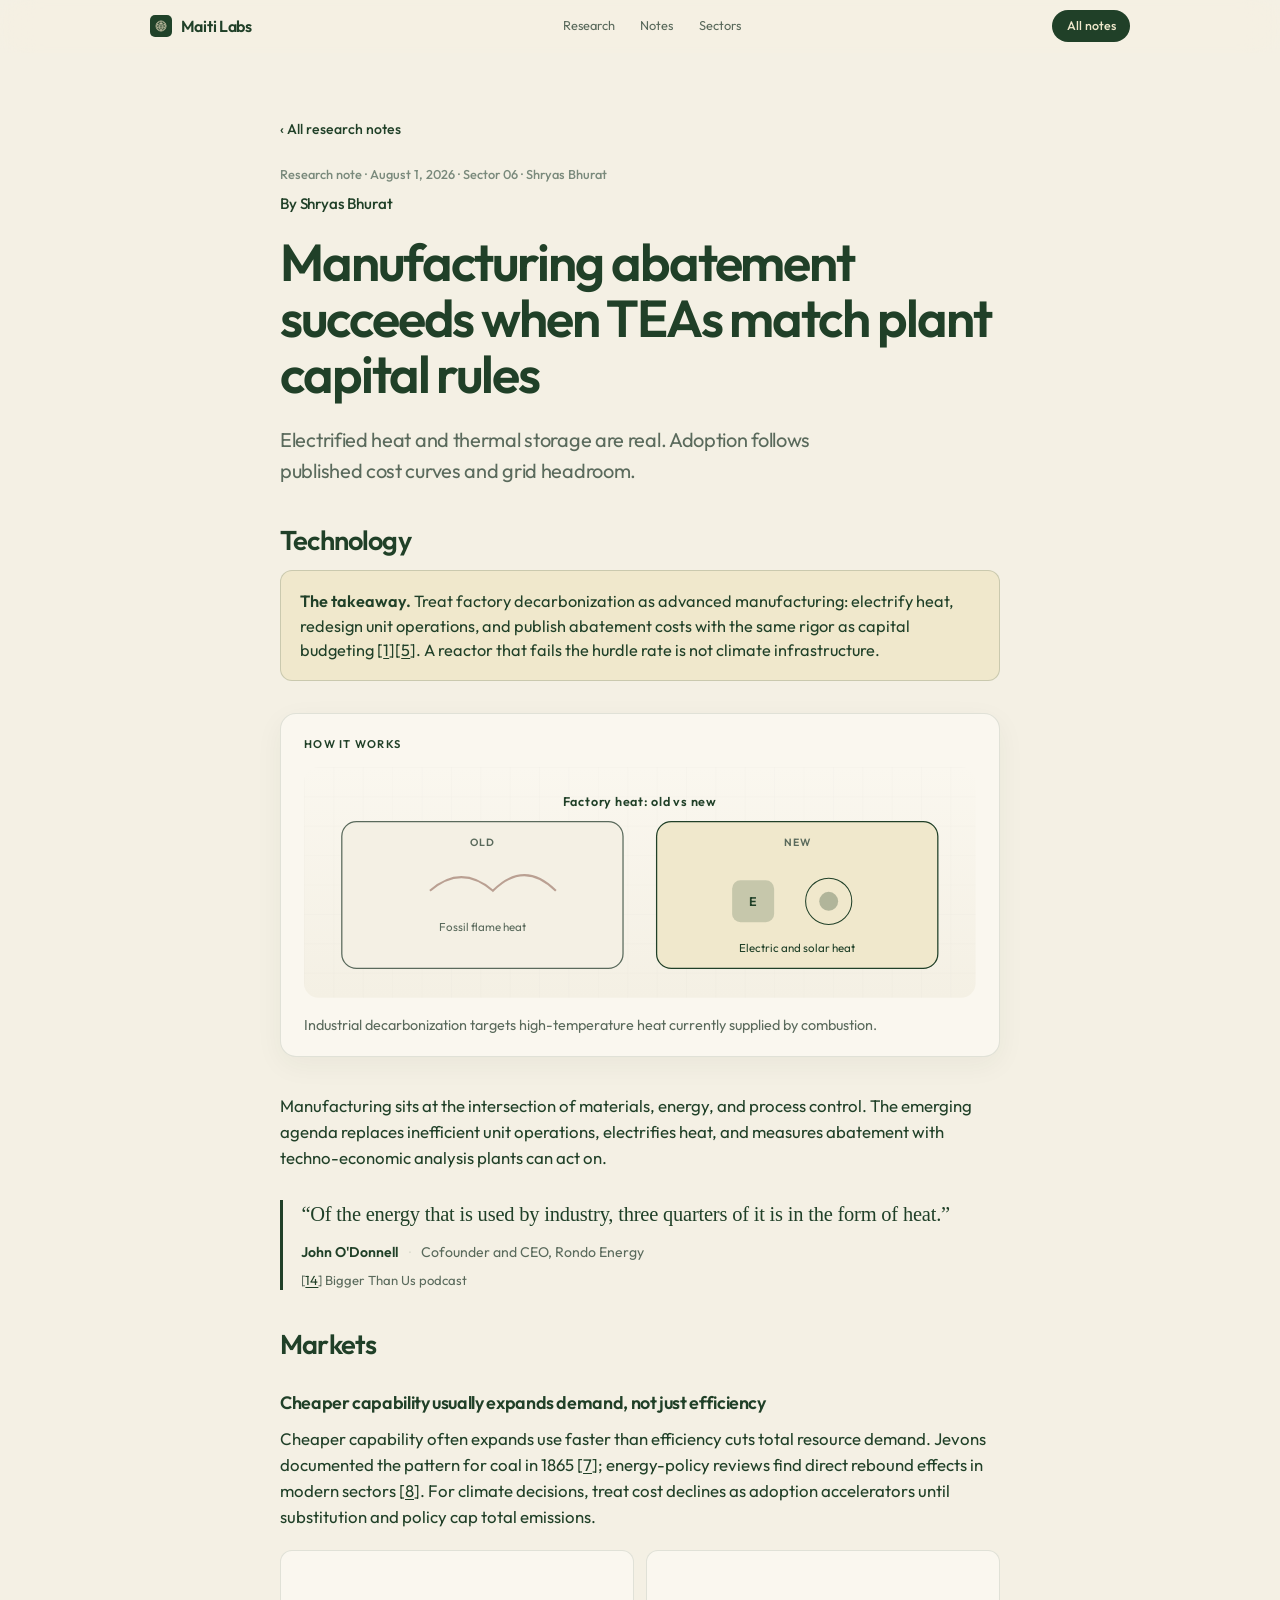
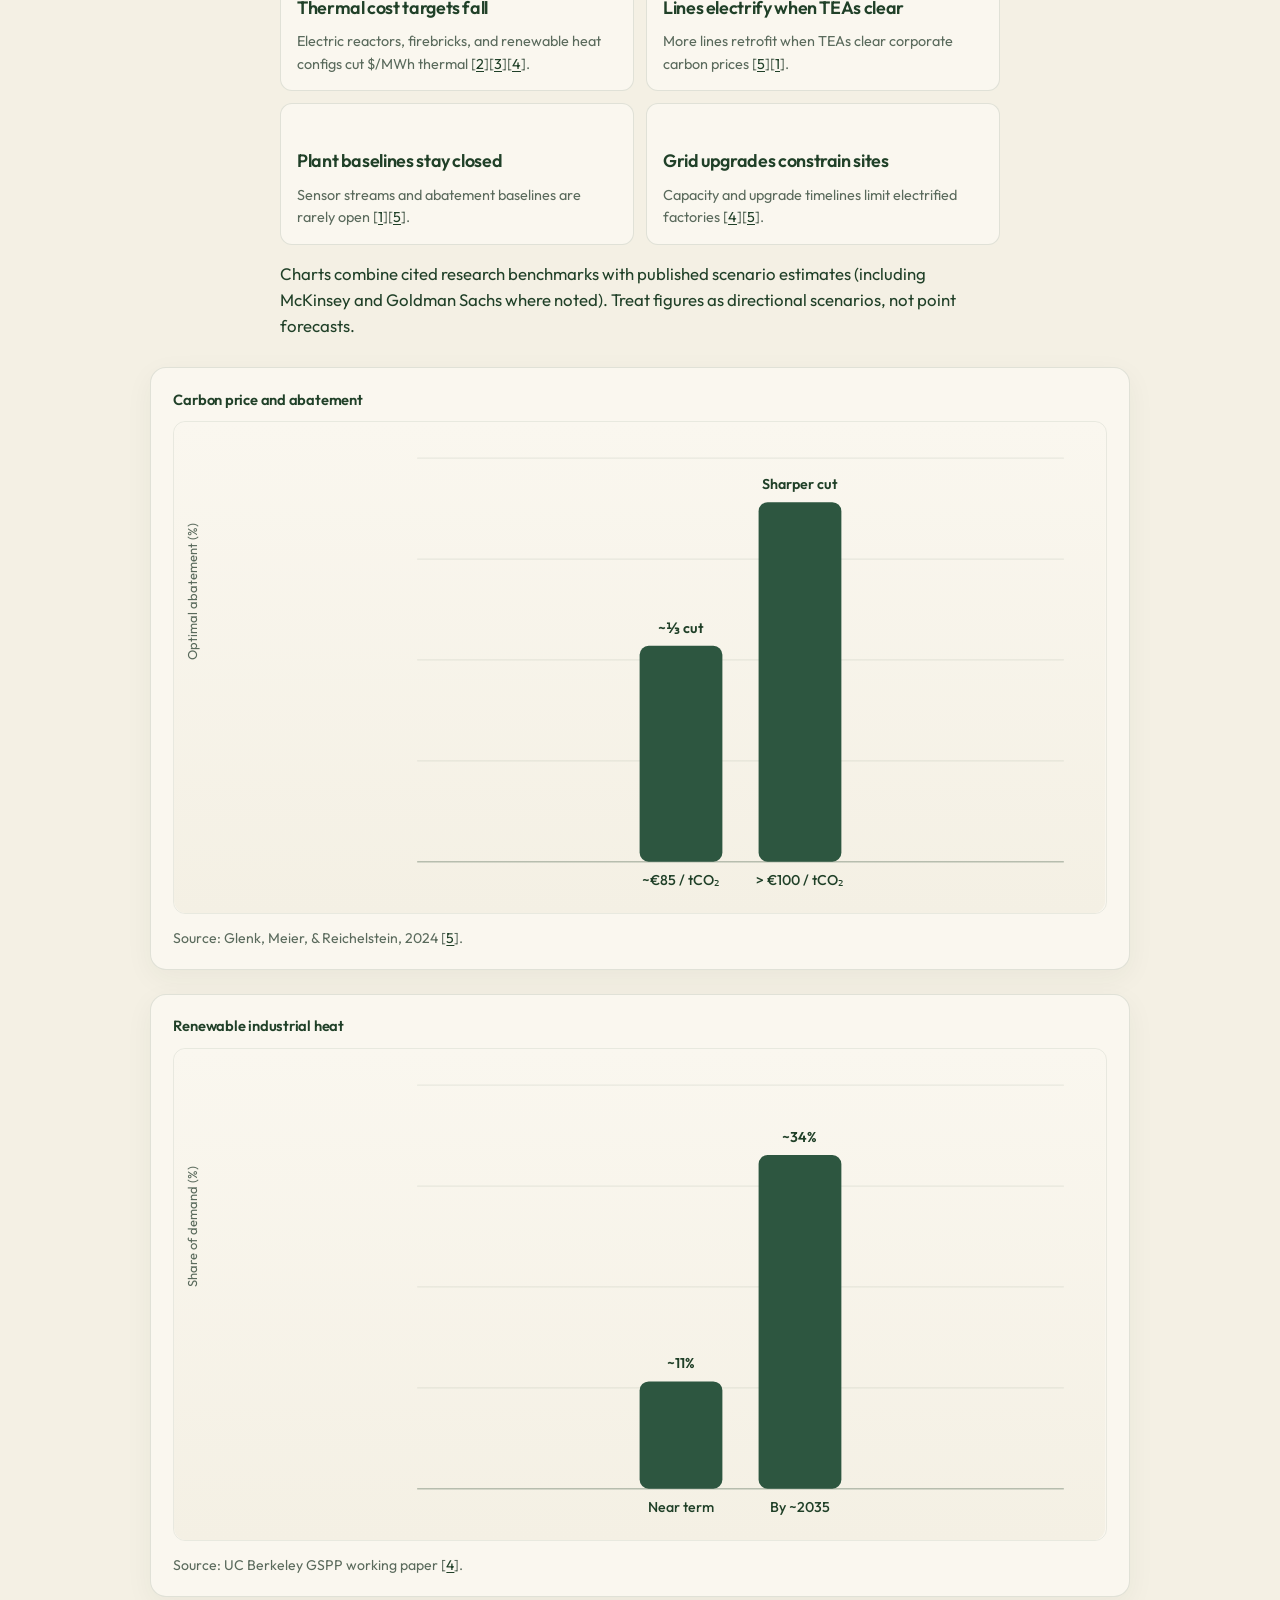
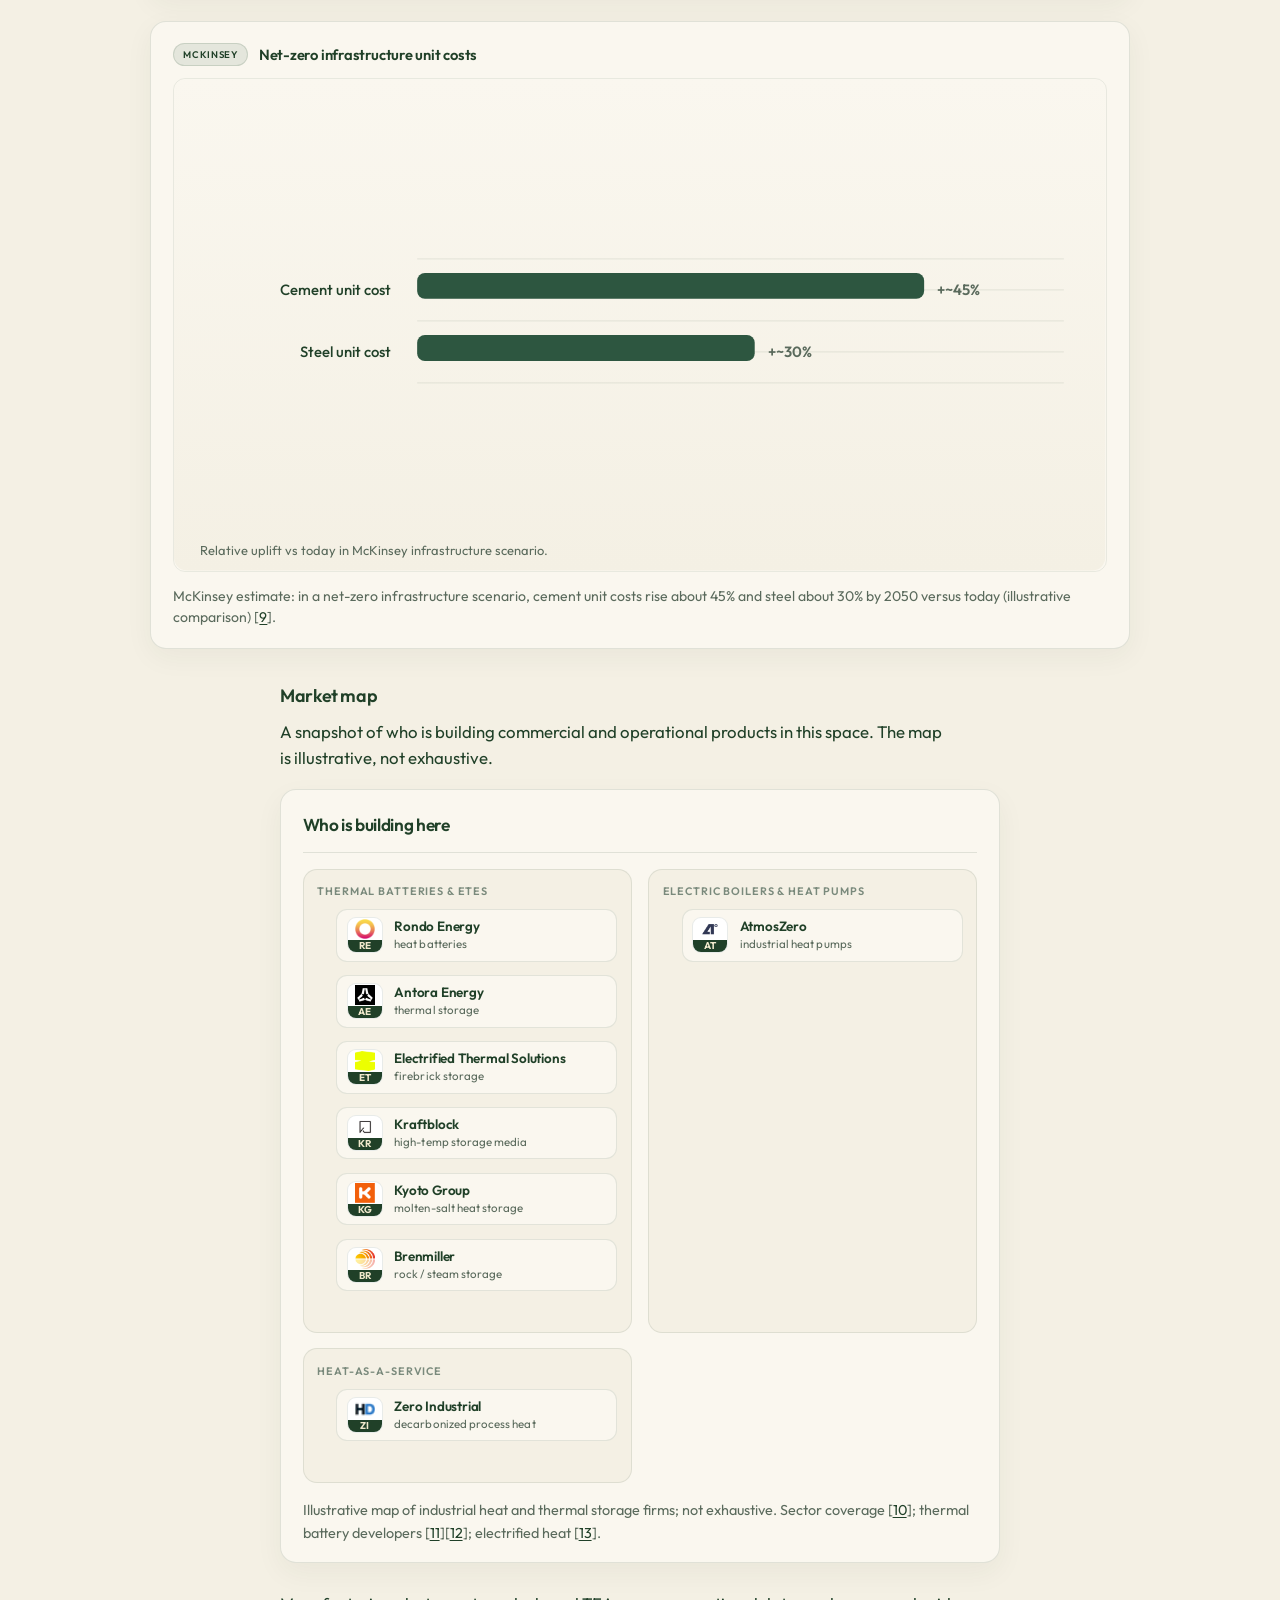
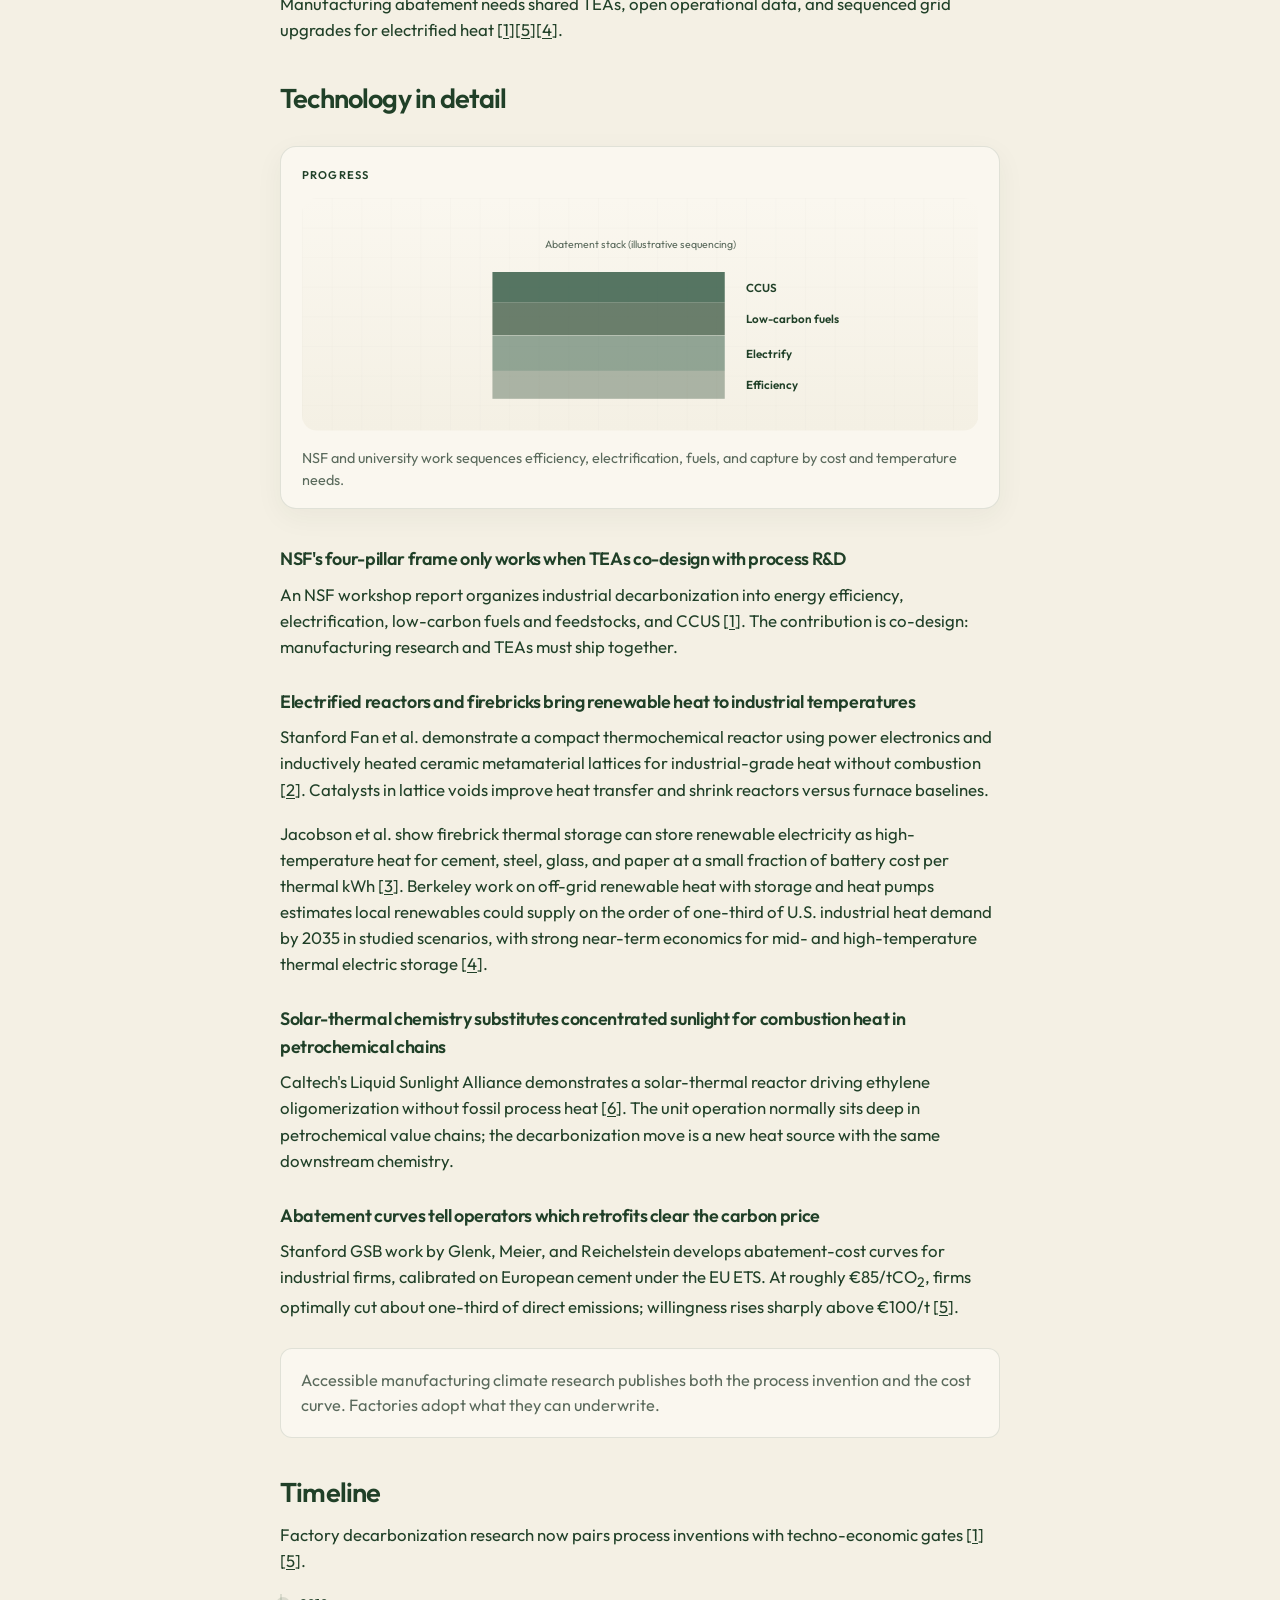
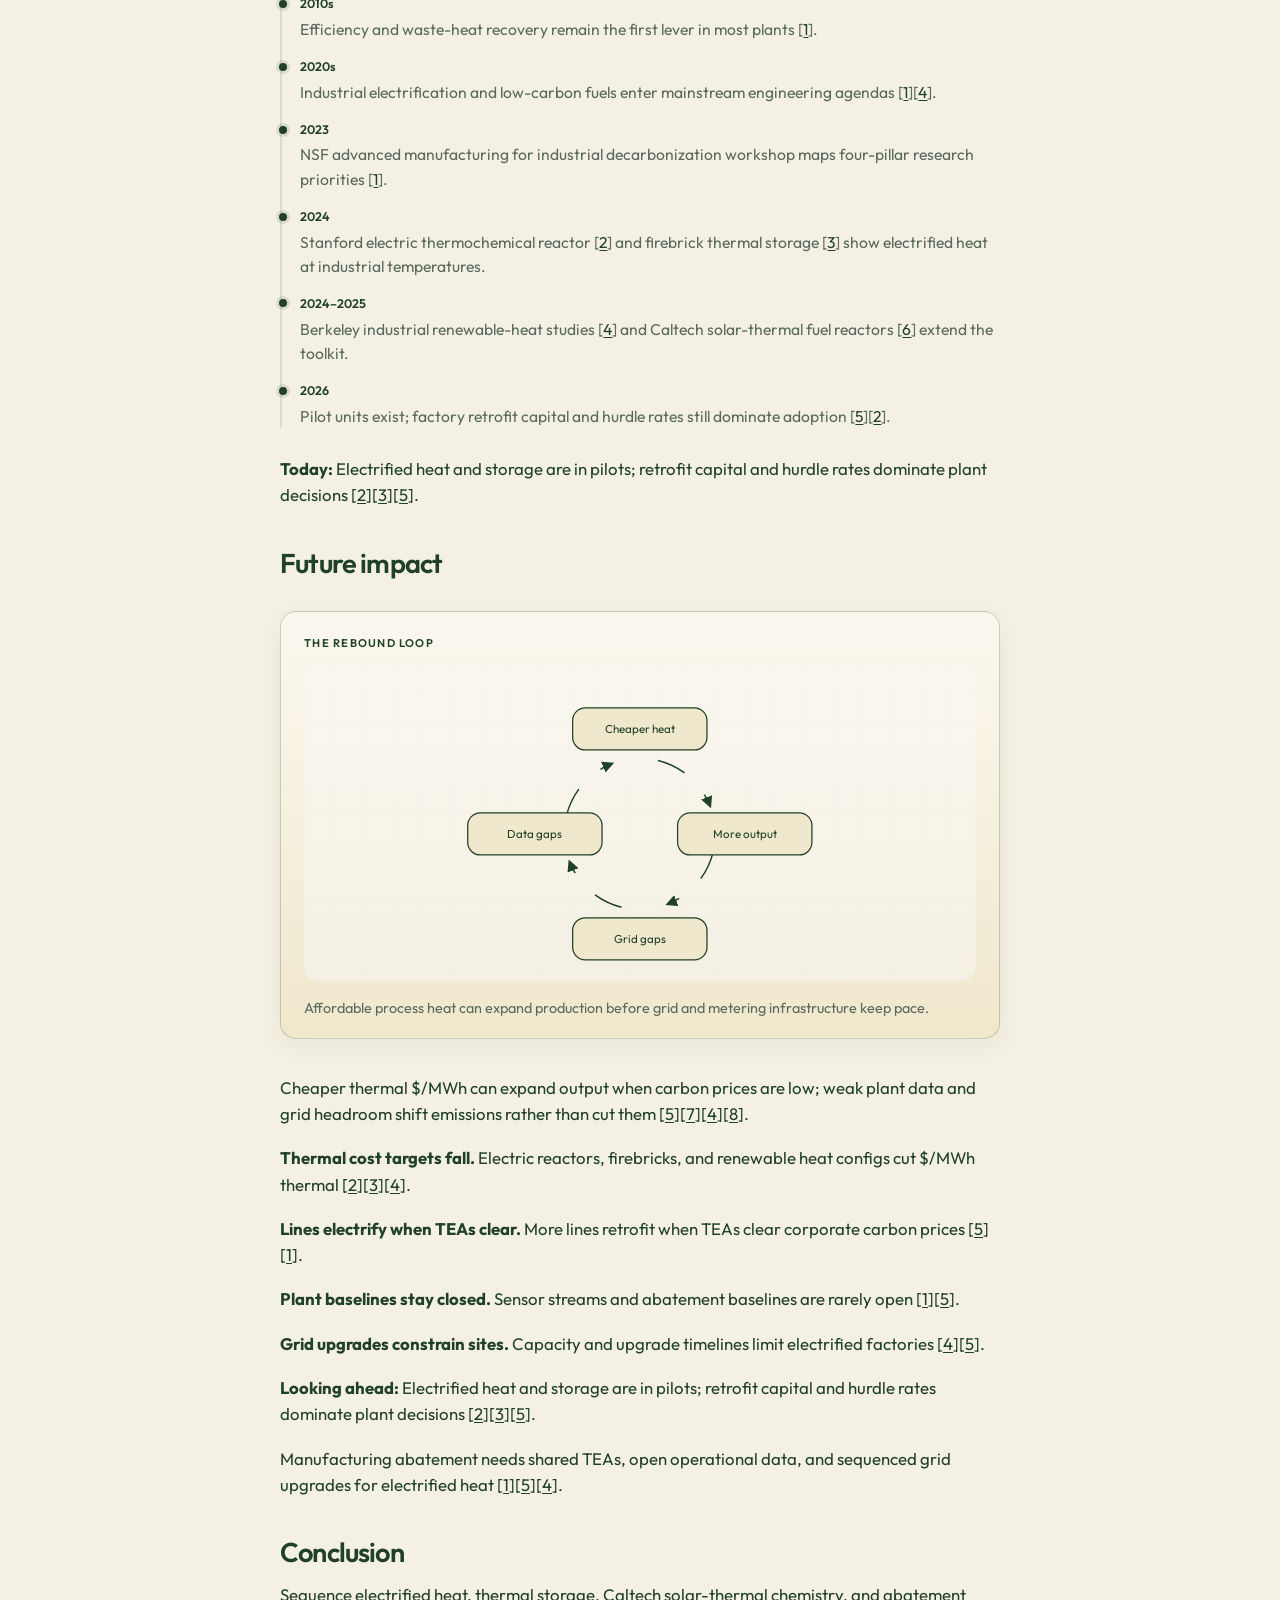
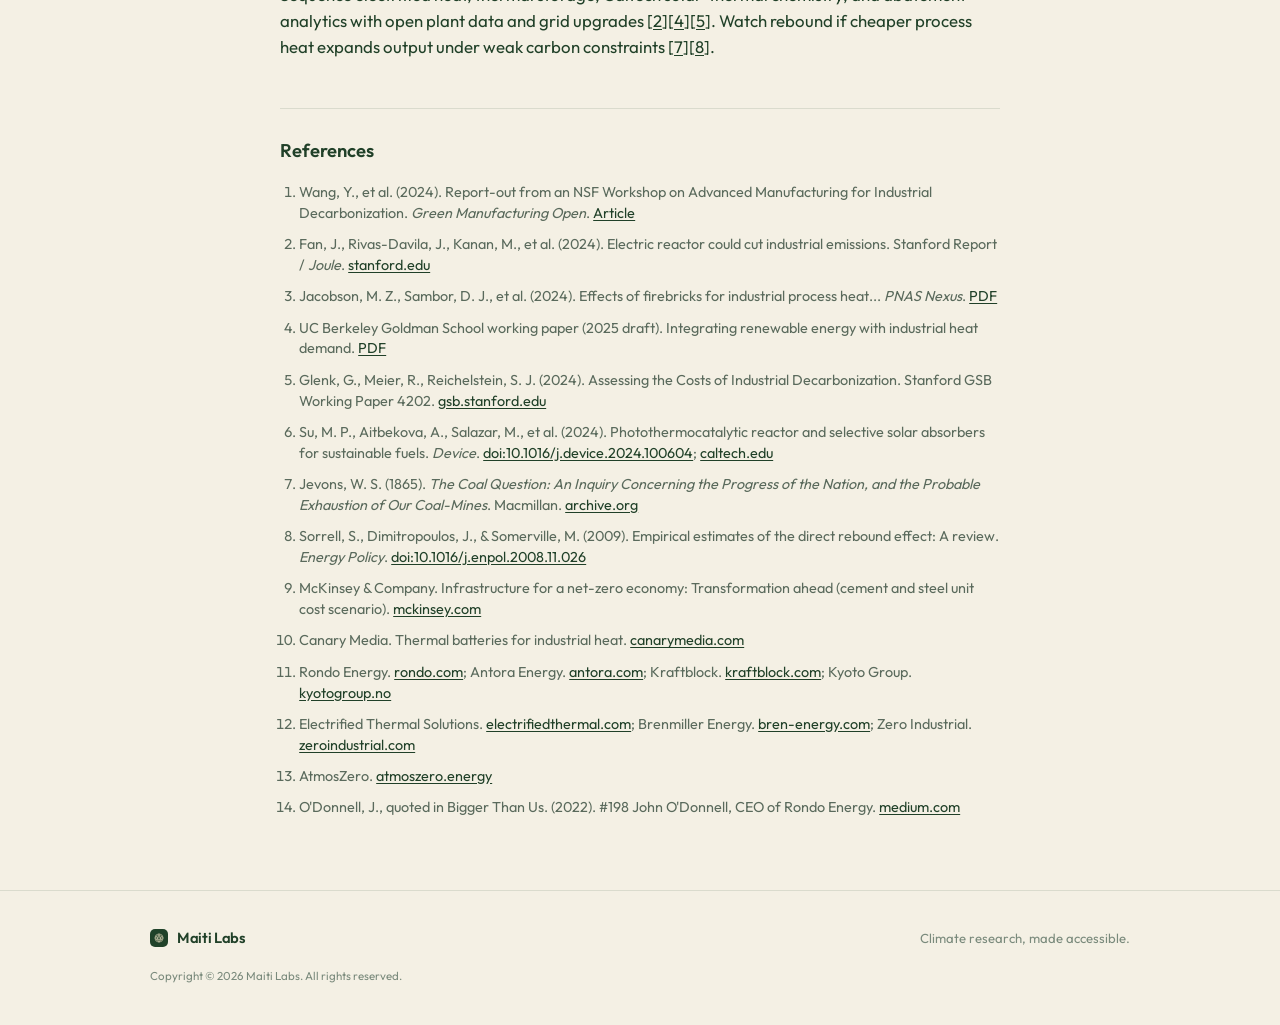
<file: blog/manufacturing.html>
<!DOCTYPE html>
<html lang="en">
<head>
<meta charset="UTF-8" />
<meta name="viewport" content="width=device-width, initial-scale=1.0" />
<title>Manufacturing abatement succeeds when TEAs match plant capital rules · Maiti Labs</title>
<meta name="description" content="Green manufacturing and industrial electrification research from leading universities." />
<link rel="icon" href="../logo.png" type="image/png" />
<link rel="preconnect" href="https://fonts.googleapis.com">
<link rel="preconnect" href="https://fonts.gstatic.com" crossorigin>
<link href="https://fonts.googleapis.com/css2?family=Outfit:wght@300;400;500;600;700&display=swap" rel="stylesheet">
<link rel="stylesheet" href="styles.css?v=2" />
</head>
<body>
  <nav class="nav" id="nav">
    <div class="wrap nav-inner">
      <a class="brand" href="../index.html" aria-label="Maiti Labs home">
        <img src="../logo.png" alt="" width="22" height="22" />
        <span>Maiti Labs</span>
      </a>
      <div class="nav-links">
        <a href="../index.html#research">Research</a>
        <a href="index.html">Notes</a>
        <a href="../index.html#sectors">Sectors</a>
      </div>
      <a class="nav-cta" href="index.html">All notes</a>
    </div>
  </nav>
  <article class="article">
    <div class="wrap-narrow">
      <a class="back-link" href="index.html">‹ All research notes</a>
      <p class="article-meta">Research note · August 1, 2026 · Sector 06 · Shryas Bhurat</p>
      <p class="article-author">By Shryas Bhurat</p>
      <h1>Manufacturing abatement succeeds when TEAs match plant capital rules</h1>
      <p class="dek">Electrified heat and thermal storage are real. Adoption follows published cost curves and grid headroom.</p>
      <div class="body">

        <h2>Technology</h2>
        <div class="callout callout-plain">
          <p><strong>The takeaway.</strong> Treat factory decarbonization as advanced manufacturing: electrify heat, redesign unit operations, and publish abatement costs with the same rigor as capital budgeting [<a href="#r1">1</a>][<a href="#r5">5</a>]. A reactor that fails the hurdle rate is not climate infrastructure.</p>
        </div>
        <figure class="viz viz-hero">
          <p class="viz-label">How it works</p>
        <svg aria-hidden="true" class="viz-svg" viewBox="0 0 640 220" xmlns="http://www.w3.org/2000/svg">
          <defs>
            <linearGradient id="mf15-bg" x1="0%" y1="0%" x2="0%" y2="100%">
              <stop offset="0%" stop-color="#faf7ef"/>
              <stop offset="100%" stop-color="#f4f0e4"/>
            </linearGradient>
            <linearGradient id="mf15-card" x1="0%" y1="0%" x2="100%" y2="100%">
              <stop offset="0%" stop-color="#2d5640"/>
              <stop offset="100%" stop-color="#204028"/>
            </linearGradient>
            <pattern id="mf15-grid" width="28" height="28" patternUnits="userSpaceOnUse">
              <path d="M 28 0 L 0 0 0 28" fill="none" stroke="#204028" stroke-width="0.4" opacity="0.07"/>
            </pattern>
            <filter id="mf15-shadow" x="-10%" y="-10%" width="120%" height="120%">
              <feDropShadow dx="0" dy="2" stdDeviation="3" flood-color="#204028" flood-opacity="0.1"/>
            </filter>
            <marker id="mf15-arr" markerWidth="8" markerHeight="8" refX="6" refY="4" orient="auto">
              <path d="M0,0 L8,4 L0,8 Z" fill="#204028"/>
            </marker>
            <marker id="mf15-arrm" markerWidth="8" markerHeight="8" refX="6" refY="4" orient="auto">
              <path d="M0,0 L8,4 L0,8 Z" fill="#5a6a5c"/>
            </marker>
          </defs>
          <rect width="640" height="220" fill="url(#mf15-bg)" rx="14"/>
          <rect width="640" height="220" fill="url(#mf15-grid)" rx="14"/>
          <text x="320" y="32" text-anchor="middle" dominant-baseline="central" fill="#204028" font-size="12" font-weight="600" letter-spacing="0.06em" font-family="Outfit, Helvetica Neue, Helvetica, Arial, sans-serif">Factory heat: old vs new</text>

          <rect x="36" y="52" width="268" height="140" rx="14" fill="#f4f0e4" stroke="#5a6a5c" stroke-width="1.2"/>
          <text x="170" y="72" text-anchor="middle" dominant-baseline="central" fill="#5a6a5c" font-size="10" letter-spacing="0.08em" font-weight="600" font-family="Outfit, Helvetica Neue, Helvetica, Arial, sans-serif">OLD</text>
          <path d="M120 118 Q150 92 180 118 Q210 88 240 118" fill="none" stroke="#8a6050" stroke-width="2" opacity="0.55"/>
          <text x="170" y="152" text-anchor="middle" dominant-baseline="central" fill="#5a6a5c" font-size="11" font-family="Outfit, Helvetica Neue, Helvetica, Arial, sans-serif">Fossil flame heat</text>
          <rect x="336" y="52" width="268" height="140" rx="14" fill="#f0e8cc" stroke="#204028" stroke-width="1.2"/>
          <text x="470" y="72" text-anchor="middle" dominant-baseline="central" fill="#5a6a5c" font-size="10" letter-spacing="0.08em" font-weight="600" font-family="Outfit, Helvetica Neue, Helvetica, Arial, sans-serif">NEW</text>
          <rect x="408" y="108" width="40" height="40" rx="8" fill="#204028" opacity="0.2"/>
          <text x="428" y="128" text-anchor="middle" dominant-baseline="central" fill="#204028" font-size="12" font-weight="600" font-family="Outfit, Helvetica Neue, Helvetica, Arial, sans-serif">E</text>
          <circle cx="500" cy="128" r="22" fill="#f0e8cc" stroke="#204028"/>
          <circle cx="500" cy="128" r="9" fill="#204028" opacity="0.3"/>
          <text x="470" y="172" text-anchor="middle" dominant-baseline="central" fill="#204028" font-size="11" font-family="Outfit, Helvetica Neue, Helvetica, Arial, sans-serif">Electric and solar heat</text>
        </svg>
          <figcaption class="viz-caption">Industrial decarbonization targets high-temperature heat currently supplied by combustion.</figcaption>
        </figure>
        <p>Manufacturing sits at the intersection of materials, energy, and process control. The emerging agenda replaces inefficient unit operations, electrifies heat, and measures abatement with techno-economic analysis plants can act on.</p>
        <blockquote class="pull-quote">
          <p class="pull-quote-text">“Of the energy that is used by industry, three quarters of it is in the form of heat.”</p>
          <footer class="pull-quote-attr">
            <cite>John O'Donnell</cite>
            <span class="pull-quote-role">Cofounder and CEO, Rondo Energy</span>
            <span class="pull-quote-cite">[<a href="#r14">14</a>] Bigger Than Us podcast</span>
          </footer>
        </blockquote>



        <h2>Markets</h2>
        <h3>Cheaper capability usually expands demand, not just efficiency</h3>
        <p>Cheaper capability often expands use faster than efficiency cuts total resource demand. Jevons documented the pattern for coal in 1865 [<a href="#r7">7</a>]; energy-policy reviews find direct rebound effects in modern sectors [<a href="#r8">8</a>]. For climate decisions, treat cost declines as adoption accelerators until substitution and policy cap total emissions.</p>
        <div class="rebound" role="list">
          <div class="rebound-card">
            <h3>Thermal cost targets fall</h3>
            <p>Electric reactors, firebricks, and renewable heat configs cut $/MWh thermal [<a href="#r2">2</a>][<a href="#r3">3</a>][<a href="#r4">4</a>].</p>
          </div>
          <div class="rebound-card">
            <h3>Lines electrify when TEAs clear</h3>
            <p>More lines retrofit when TEAs clear corporate carbon prices [<a href="#r5">5</a>][<a href="#r1">1</a>].</p>
          </div>
          <div class="rebound-card">
            <h3>Plant baselines stay closed</h3>
            <p>Sensor streams and abatement baselines are rarely open [<a href="#r1">1</a>][<a href="#r5">5</a>].</p>
          </div>
          <div class="rebound-card">
            <h3>Grid upgrades constrain sites</h3>
            <p>Capacity and upgrade timelines limit electrified factories [<a href="#r4">4</a>][<a href="#r5">5</a>].</p>
          </div>
        </div>
<p class="chart-section-note">Charts combine cited research benchmarks with published scenario estimates (including McKinsey and Goldman Sachs where noted). Treat figures as directional scenarios, not point forecasts.</p>
        <div class="chart-grid">
        <figure class="viz viz-chart chart-wrap">
          <p class="viz-label"><span class="chart-label-text">Carbon price and abatement</span></p>
        <svg aria-hidden="true" class="viz-svg chart-svg" viewBox="0 0 720 380" xmlns="http://www.w3.org/2000/svg">
          <defs>
            <linearGradient id="mc44-bg" x1="0%" y1="0%" x2="0%" y2="100%">
              <stop offset="0%" stop-color="#faf7ef"/>
              <stop offset="100%" stop-color="#f4f0e4"/>
            </linearGradient>
          </defs>
          <rect width="720" height="380" fill="url(#mc44-bg)" rx="10"/>
          <line x1="188" y1="28" x2="688" y2="28" stroke="#204028" stroke-width="1" opacity="0.08"/>
          <line x1="188" y1="106" x2="688" y2="106" stroke="#204028" stroke-width="1" opacity="0.08"/>
          <line x1="188" y1="184" x2="688" y2="184" stroke="#204028" stroke-width="1" opacity="0.08"/>
          <line x1="188" y1="262" x2="688" y2="262" stroke="#204028" stroke-width="1" opacity="0.08"/>
          <line x1="188" y1="340" x2="688" y2="340" stroke="#204028" stroke-width="1" opacity="0.08"/>
          <text x="18" y="184" fill="#5a6a5c" font-size="10" font-family="Outfit, Helvetica Neue, Helvetica, Arial, sans-serif" transform="rotate(-90 18 184)">Optimal abatement (%)</text>
          <line x1="188" y1="340" x2="688" y2="340" stroke="#204028" stroke-width="1.2" opacity="0.22"/>
          <rect x="360" y="173" width="64" height="167" rx="7" fill="#2d5640"/>
          <text x="392" y="163" text-anchor="middle" fill="#204028" font-size="11" font-weight="600" font-family="Outfit, Helvetica Neue, Helvetica, Arial, sans-serif">~⅓ cut</text>
          <text x="392" y="358" text-anchor="middle" fill="#204028" font-size="11" font-weight="500" font-family="Outfit, Helvetica Neue, Helvetica, Arial, sans-serif">~€85 / tCO₂</text>
          <rect x="452" y="62" width="64" height="278" rx="7" fill="#2d5640"/>
          <text x="484" y="52" text-anchor="middle" fill="#204028" font-size="11" font-weight="600" font-family="Outfit, Helvetica Neue, Helvetica, Arial, sans-serif">Sharper cut</text>
          <text x="484" y="358" text-anchor="middle" fill="#204028" font-size="11" font-weight="500" font-family="Outfit, Helvetica Neue, Helvetica, Arial, sans-serif">&gt; €100 / tCO₂</text>
        </svg>
          <figcaption class="viz-caption">Source: Glenk, Meier, &amp; Reichelstein, 2024 [<a href="#r5">5</a>].</figcaption>
        </figure>
        <figure class="viz viz-chart chart-wrap">
          <p class="viz-label"><span class="chart-label-text">Renewable industrial heat</span></p>
        <svg aria-hidden="true" class="viz-svg chart-svg" viewBox="0 0 720 380" xmlns="http://www.w3.org/2000/svg">
          <defs>
            <linearGradient id="mc45-bg" x1="0%" y1="0%" x2="0%" y2="100%">
              <stop offset="0%" stop-color="#faf7ef"/>
              <stop offset="100%" stop-color="#f4f0e4"/>
            </linearGradient>
          </defs>
          <rect width="720" height="380" fill="url(#mc45-bg)" rx="10"/>
          <line x1="188" y1="28" x2="688" y2="28" stroke="#204028" stroke-width="1" opacity="0.08"/>
          <line x1="188" y1="106" x2="688" y2="106" stroke="#204028" stroke-width="1" opacity="0.08"/>
          <line x1="188" y1="184" x2="688" y2="184" stroke="#204028" stroke-width="1" opacity="0.08"/>
          <line x1="188" y1="262" x2="688" y2="262" stroke="#204028" stroke-width="1" opacity="0.08"/>
          <line x1="188" y1="340" x2="688" y2="340" stroke="#204028" stroke-width="1" opacity="0.08"/>
          <text x="18" y="184" fill="#5a6a5c" font-size="10" font-family="Outfit, Helvetica Neue, Helvetica, Arial, sans-serif" transform="rotate(-90 18 184)">Share of demand (%)</text>
          <line x1="188" y1="340" x2="688" y2="340" stroke="#204028" stroke-width="1.2" opacity="0.22"/>
          <rect x="360" y="257" width="64" height="83" rx="7" fill="#2d5640"/>
          <text x="392" y="247" text-anchor="middle" fill="#204028" font-size="11" font-weight="600" font-family="Outfit, Helvetica Neue, Helvetica, Arial, sans-serif">~11%</text>
          <text x="392" y="358" text-anchor="middle" fill="#204028" font-size="11" font-weight="500" font-family="Outfit, Helvetica Neue, Helvetica, Arial, sans-serif">Near term</text>
          <rect x="452" y="82" width="64" height="258" rx="7" fill="#2d5640"/>
          <text x="484" y="72" text-anchor="middle" fill="#204028" font-size="11" font-weight="600" font-family="Outfit, Helvetica Neue, Helvetica, Arial, sans-serif">~34%</text>
          <text x="484" y="358" text-anchor="middle" fill="#204028" font-size="11" font-weight="500" font-family="Outfit, Helvetica Neue, Helvetica, Arial, sans-serif">By ~2035</text>
        </svg>
          <figcaption class="viz-caption">Source: UC Berkeley GSPP working paper [<a href="#r4">4</a>].</figcaption>
        </figure>
        <figure class="viz viz-chart chart-wrap">
          <p class="viz-label"><span class="chart-source">McKinsey</span><span class="chart-label-text">Net-zero infrastructure unit costs</span></p>
        <svg aria-hidden="true" class="viz-svg chart-svg" viewBox="0 0 720 380" xmlns="http://www.w3.org/2000/svg">
          <defs>
            <linearGradient id="mc46-bg" x1="0%" y1="0%" x2="0%" y2="100%">
              <stop offset="0%" stop-color="#faf7ef"/>
              <stop offset="100%" stop-color="#f4f0e4"/>
            </linearGradient>
          </defs>
          <rect width="720" height="380" fill="url(#mc46-bg)" rx="10"/>
          <line x1="188" y1="139" x2="688" y2="139" stroke="#204028" stroke-width="1" opacity="0.08"/>
          <line x1="188" y1="163" x2="688" y2="163" stroke="#204028" stroke-width="1" opacity="0.08"/>
          <line x1="188" y1="187" x2="688" y2="187" stroke="#204028" stroke-width="1" opacity="0.08"/>
          <line x1="188" y1="211" x2="688" y2="211" stroke="#204028" stroke-width="1" opacity="0.08"/>
          <line x1="188" y1="235" x2="688" y2="235" stroke="#204028" stroke-width="1" opacity="0.08"/>
          <text x="168" y="163.0" text-anchor="end" dominant-baseline="central" fill="#204028" font-size="11.5" font-weight="500" font-family="Outfit, Helvetica Neue, Helvetica, Arial, sans-serif">Cement unit cost</text>
          <rect x="188" y="150" width="392" height="20" rx="6" fill="#2d5640"/>
          <text x="590" y="163.0" dominant-baseline="central" fill="#5a6a5c" font-size="11.5" font-weight="600" font-family="Outfit, Helvetica Neue, Helvetica, Arial, sans-serif">+~45%</text>
          <text x="168" y="211.0" text-anchor="end" dominant-baseline="central" fill="#204028" font-size="11.5" font-weight="500" font-family="Outfit, Helvetica Neue, Helvetica, Arial, sans-serif">Steel unit cost</text>
          <rect x="188" y="198" width="261" height="20" rx="6" fill="#2d5640"/>
          <text x="459" y="211.0" dominant-baseline="central" fill="#5a6a5c" font-size="11.5" font-weight="600" font-family="Outfit, Helvetica Neue, Helvetica, Arial, sans-serif">+~30%</text>
          <text x="20" y="368" fill="#5a6a5c" font-size="10" font-family="Outfit, Helvetica Neue, Helvetica, Arial, sans-serif">Relative uplift vs today in McKinsey infrastructure scenario.</text>
        </svg>
          <figcaption class="viz-caption">McKinsey estimate: in a net-zero infrastructure scenario, cement unit costs rise about 45% and steel about 30% by 2050 versus today (illustrative comparison) [<a href="#r9">9</a>].</figcaption>
        </figure>
        </div>

        <h3>Market map</h3>
        <p class="mm-intro">A snapshot of who is building commercial and operational products in this space. The map is illustrative, not exhaustive.</p>
        <figure class="viz market-map">
          <div class="mm-head">
            <p class="mm-title">Who is building here</p>
          </div>
          <div class="mm-grid">
        <div class="mm-seg">
          <h4>Thermal batteries &amp; ETES</h4>
          <ul class="mm-chips">
          <li class="mm-chip" title="Rondo Energy: heat batteries"><span class="mm-logo-wrap" aria-hidden="true"><img class="mm-logo" src="logos/rondo.png" alt="" width="20" height="20" loading="lazy" decoding="async" onerror="this.style.display='none';this.nextElementSibling.hidden=false"/><span class="mm-mono" hidden>RE</span></span><span class="mm-text"><span class="mm-name">Rondo Energy</span><span class="mm-role">heat batteries</span></span></li>
          <li class="mm-chip" title="Antora Energy: thermal storage"><span class="mm-logo-wrap" aria-hidden="true"><img class="mm-logo" src="logos/antora.png" alt="" width="20" height="20" loading="lazy" decoding="async" onerror="this.style.display='none';this.nextElementSibling.hidden=false"/><span class="mm-mono" hidden>AE</span></span><span class="mm-text"><span class="mm-name">Antora Energy</span><span class="mm-role">thermal storage</span></span></li>
          <li class="mm-chip" title="Electrified Thermal Solutions: firebrick storage"><span class="mm-logo-wrap" aria-hidden="true"><img class="mm-logo" src="logos/electrifiedthermal.png" alt="" width="20" height="20" loading="lazy" decoding="async" onerror="this.style.display='none';this.nextElementSibling.hidden=false"/><span class="mm-mono" hidden>ET</span></span><span class="mm-text"><span class="mm-name">Electrified Thermal Solutions</span><span class="mm-role">firebrick storage</span></span></li>
          <li class="mm-chip" title="Kraftblock: high-temp storage media"><span class="mm-logo-wrap" aria-hidden="true"><img class="mm-logo" src="logos/kraftblock.png" alt="" width="20" height="20" loading="lazy" decoding="async" onerror="this.style.display='none';this.nextElementSibling.hidden=false"/><span class="mm-mono" hidden>KR</span></span><span class="mm-text"><span class="mm-name">Kraftblock</span><span class="mm-role">high-temp storage media</span></span></li>
          <li class="mm-chip" title="Kyoto Group: molten-salt heat storage"><span class="mm-logo-wrap" aria-hidden="true"><img class="mm-logo" src="logos/kyotogroup.png" alt="" width="20" height="20" loading="lazy" decoding="async" onerror="this.style.display='none';this.nextElementSibling.hidden=false"/><span class="mm-mono" hidden>KG</span></span><span class="mm-text"><span class="mm-name">Kyoto Group</span><span class="mm-role">molten-salt heat storage</span></span></li>
          <li class="mm-chip" title="Brenmiller: rock / steam storage"><span class="mm-logo-wrap" aria-hidden="true"><img class="mm-logo" src="logos/brenmiller.png" alt="" width="20" height="20" loading="lazy" decoding="async" onerror="this.style.display='none';this.nextElementSibling.hidden=false"/><span class="mm-mono" hidden>BR</span></span><span class="mm-text"><span class="mm-name">Brenmiller</span><span class="mm-role">rock / steam storage</span></span></li>
          </ul>
        </div>
        <div class="mm-seg">
          <h4>Electric boilers &amp; heat pumps</h4>
          <ul class="mm-chips">
          <li class="mm-chip" title="AtmosZero: industrial heat pumps"><span class="mm-logo-wrap" aria-hidden="true"><img class="mm-logo" src="logos/atmoszero.png" alt="" width="20" height="20" loading="lazy" decoding="async" onerror="this.style.display='none';this.nextElementSibling.hidden=false"/><span class="mm-mono" hidden>AT</span></span><span class="mm-text"><span class="mm-name">AtmosZero</span><span class="mm-role">industrial heat pumps</span></span></li>
          </ul>
        </div>
        <div class="mm-seg">
          <h4>Heat-as-a-service</h4>
          <ul class="mm-chips">
          <li class="mm-chip" title="Zero Industrial: decarbonized process heat"><span class="mm-logo-wrap" aria-hidden="true"><img class="mm-logo" src="logos/zeroindustrial.png" alt="" width="20" height="20" loading="lazy" decoding="async" onerror="this.style.display='none';this.nextElementSibling.hidden=false"/><span class="mm-mono" hidden>ZI</span></span><span class="mm-text"><span class="mm-name">Zero Industrial</span><span class="mm-role">decarbonized process heat</span></span></li>
          </ul>
        </div>
          </div>
          <figcaption class="viz-caption">Illustrative map of industrial heat and thermal storage firms; not exhaustive. Sector coverage [<a href="#r10">10</a>]; thermal battery developers [<a href="#r11">11</a>][<a href="#r12">12</a>]; electrified heat [<a href="#r13">13</a>].</figcaption>
        </figure>

        <p>Manufacturing abatement needs shared TEAs, open operational data, and sequenced grid upgrades for electrified heat [<a href="#r1">1</a>][<a href="#r5">5</a>][<a href="#r4">4</a>].</p>


        <h2>Technology in detail</h2>
        <figure class="viz viz-mid">
          <p class="viz-label">Progress</p>
        <svg aria-hidden="true" class="viz-svg" viewBox="0 0 640 220" xmlns="http://www.w3.org/2000/svg">
          <defs>
            <linearGradient id="mf16-bg" x1="0%" y1="0%" x2="0%" y2="100%">
              <stop offset="0%" stop-color="#faf7ef"/>
              <stop offset="100%" stop-color="#f4f0e4"/>
            </linearGradient>
            <linearGradient id="mf16-card" x1="0%" y1="0%" x2="100%" y2="100%">
              <stop offset="0%" stop-color="#2d5640"/>
              <stop offset="100%" stop-color="#204028"/>
            </linearGradient>
            <pattern id="mf16-grid" width="28" height="28" patternUnits="userSpaceOnUse">
              <path d="M 28 0 L 0 0 0 28" fill="none" stroke="#204028" stroke-width="0.4" opacity="0.07"/>
            </pattern>
            <filter id="mf16-shadow" x="-10%" y="-10%" width="120%" height="120%">
              <feDropShadow dx="0" dy="2" stdDeviation="3" flood-color="#204028" flood-opacity="0.1"/>
            </filter>
            <marker id="mf16-arr" markerWidth="8" markerHeight="8" refX="6" refY="4" orient="auto">
              <path d="M0,0 L8,4 L0,8 Z" fill="#204028"/>
            </marker>
            <marker id="mf16-arrm" markerWidth="8" markerHeight="8" refX="6" refY="4" orient="auto">
              <path d="M0,0 L8,4 L0,8 Z" fill="#5a6a5c"/>
            </marker>
          </defs>
          <rect width="640" height="220" fill="url(#mf16-bg)" rx="14"/>
          <rect width="640" height="220" fill="url(#mf16-grid)" rx="14"/>
          
<text x="320" y="44" text-anchor="middle" dominant-baseline="central" fill="#5a6a5c" font-size="10" font-family="Outfit, Helvetica Neue, Helvetica, Arial, sans-serif">Abatement stack (illustrative sequencing)</text>
          <g class="viz-fade-slide" style="animation-delay:0.0s">
            <rect x="180" y="163.6" width="220" height="26.4" fill="#204028" opacity="0.35"/>
            <text x="420" y="176.8" dominant-baseline="central" fill="#204028" font-size="11" font-weight="600" font-family="Outfit, Helvetica Neue, Helvetica, Arial, sans-serif">Efficiency</text>
          </g>
          <g class="viz-fade-slide" style="animation-delay:0.1s">
            <rect x="180" y="130.0" width="220" height="33.6" fill="#2d5640" opacity="0.5"/>
            <text x="420" y="146.8" dominant-baseline="central" fill="#204028" font-size="11" font-weight="600" font-family="Outfit, Helvetica Neue, Helvetica, Arial, sans-serif">Electrify</text>
          </g>
          <g class="viz-fade-slide" style="animation-delay:0.2s">
            <rect x="180" y="98.8" width="220" height="31.2" fill="#204028" opacity="0.6499999999999999"/>
            <text x="420" y="114.4" dominant-baseline="central" fill="#204028" font-size="11" font-weight="600" font-family="Outfit, Helvetica Neue, Helvetica, Arial, sans-serif">Low-carbon fuels</text>
          </g>
          <g class="viz-fade-slide" style="animation-delay:0.30000000000000004s">
            <rect x="180" y="70.0" width="220" height="28.8" fill="#2d5640" opacity="0.7999999999999999"/>
            <text x="420" y="84.4" dominant-baseline="central" fill="#204028" font-size="11" font-weight="600" font-family="Outfit, Helvetica Neue, Helvetica, Arial, sans-serif">CCUS</text>
          </g>
        </svg>
          <figcaption class="viz-caption">NSF and university work sequences efficiency, electrification, fuels, and capture by cost and temperature needs.</figcaption>
        </figure>
        <h3>NSF's four-pillar frame only works when TEAs co-design with process R&amp;D</h3>
        <p>An NSF workshop report organizes industrial decarbonization into energy efficiency, electrification, low-carbon fuels and feedstocks, and CCUS [<a href="#r1">1</a>]. The contribution is co-design: manufacturing research and TEAs must ship together.</p>

        <h3>Electrified reactors and firebricks bring renewable heat to industrial temperatures</h3>
        <p>Stanford Fan et al. demonstrate a compact thermochemical reactor using power electronics and inductively heated ceramic metamaterial lattices for industrial-grade heat without combustion [<a href="#r2">2</a>]. Catalysts in lattice voids improve heat transfer and shrink reactors versus furnace baselines.</p>
        <p>Jacobson et al. show firebrick thermal storage can store renewable electricity as high-temperature heat for cement, steel, glass, and paper at a small fraction of battery cost per thermal kWh [<a href="#r3">3</a>]. Berkeley work on off-grid renewable heat with storage and heat pumps estimates local renewables could supply on the order of one-third of U.S. industrial heat demand by 2035 in studied scenarios, with strong near-term economics for mid- and high-temperature thermal electric storage [<a href="#r4">4</a>].</p>

        <h3>Solar-thermal chemistry substitutes concentrated sunlight for combustion heat in petrochemical chains</h3>
        <p>Caltech's Liquid Sunlight Alliance demonstrates a solar-thermal reactor driving ethylene oligomerization without fossil process heat [<a href="#r6">6</a>]. The unit operation normally sits deep in petrochemical value chains; the decarbonization move is a new heat source with the same downstream chemistry.</p>

        <h3>Abatement curves tell operators which retrofits clear the carbon price</h3>
        <p>Stanford GSB work by Glenk, Meier, and Reichelstein develops abatement-cost curves for industrial firms, calibrated on European cement under the EU ETS. At roughly €85/tCO<sub>2</sub>, firms optimally cut about one-third of direct emissions; willingness rises sharply above €100/t [<a href="#r5">5</a>].</p>
        <div class="callout">
          <p>Accessible manufacturing climate research publishes both the process invention and the cost curve. Factories adopt what they can underwrite.</p>
        </div>


        <h2>Timeline</h2>
        <p>Factory decarbonization research now pairs process inventions with techno-economic gates [<a href="#r1">1</a>][<a href="#r5">5</a>].</p>
        <div class="timeline" role="list">
          <div class="timeline-item" role="listitem">
            <p class="timeline-year">2010s</p>
            <p class="timeline-text">Efficiency and waste-heat recovery remain the first lever in most plants [<a href="#r1">1</a>].</p>
          </div>
          <div class="timeline-item" role="listitem">
            <p class="timeline-year">2020s</p>
            <p class="timeline-text">Industrial electrification and low-carbon fuels enter mainstream engineering agendas [<a href="#r1">1</a>][<a href="#r4">4</a>].</p>
          </div>
          <div class="timeline-item" role="listitem">
            <p class="timeline-year">2023</p>
            <p class="timeline-text">NSF advanced manufacturing for industrial decarbonization workshop maps four-pillar research priorities [<a href="#r1">1</a>].</p>
          </div>
          <div class="timeline-item" role="listitem">
            <p class="timeline-year">2024</p>
            <p class="timeline-text">Stanford electric thermochemical reactor [<a href="#r2">2</a>] and firebrick thermal storage [<a href="#r3">3</a>] show electrified heat at industrial temperatures.</p>
          </div>
          <div class="timeline-item" role="listitem">
            <p class="timeline-year">2024–2025</p>
            <p class="timeline-text">Berkeley industrial renewable-heat studies [<a href="#r4">4</a>] and Caltech solar-thermal fuel reactors [<a href="#r6">6</a>] extend the toolkit.</p>
          </div>
          <div class="timeline-item" role="listitem">
            <p class="timeline-year">2026</p>
            <p class="timeline-text">Pilot units exist; factory retrofit capital and hurdle rates still dominate adoption [<a href="#r5">5</a>][<a href="#r2">2</a>].</p>
          </div>
        </div>
        <p class="progress-note"><strong>Today:</strong> Electrified heat and storage are in pilots; retrofit capital and hurdle rates dominate plant decisions [<a href="#r2">2</a>][<a href="#r3">3</a>][<a href="#r5">5</a>].</p>

        <h2>Future impact</h2>
        <figure class="viz viz-loop">
          <p class="viz-label">The rebound loop</p>
        <svg aria-hidden="true" class="viz-svg" viewBox="0 0 640 300" xmlns="http://www.w3.org/2000/svg">
          <defs>
            <linearGradient id="mf17-bg" x1="0%" y1="0%" x2="0%" y2="100%">
              <stop offset="0%" stop-color="#faf7ef"/>
              <stop offset="100%" stop-color="#f4f0e4"/>
            </linearGradient>
            <linearGradient id="mf17-card" x1="0%" y1="0%" x2="100%" y2="100%">
              <stop offset="0%" stop-color="#2d5640"/>
              <stop offset="100%" stop-color="#204028"/>
            </linearGradient>
            <pattern id="mf17-grid" width="28" height="28" patternUnits="userSpaceOnUse">
              <path d="M 28 0 L 0 0 0 28" fill="none" stroke="#204028" stroke-width="0.4" opacity="0.07"/>
            </pattern>
            <filter id="mf17-shadow" x="-10%" y="-10%" width="120%" height="120%">
              <feDropShadow dx="0" dy="2" stdDeviation="3" flood-color="#204028" flood-opacity="0.1"/>
            </filter>
            <marker id="mf17-arr" markerWidth="8" markerHeight="8" refX="6" refY="4" orient="auto">
              <path d="M0,0 L8,4 L0,8 Z" fill="#204028"/>
            </marker>
            <marker id="mf17-arrm" markerWidth="8" markerHeight="8" refX="6" refY="4" orient="auto">
              <path d="M0,0 L8,4 L0,8 Z" fill="#5a6a5c"/>
            </marker>
          </defs>
          <rect width="640" height="300" fill="url(#mf17-bg)" rx="14"/>
          <rect width="640" height="300" fill="url(#mf17-grid)" rx="14"/>
          
          <path class="viz-draw" d="M 337.4 90.1 A 72 72 0 0 1 386.8 133.0" fill="none" stroke="#204028" stroke-width="1.4" marker-end="url(#mf17-arr)"/>
          <path class="viz-draw" d="M 389.9 177.4 A 72 72 0 0 1 347.0 226.8" fill="none" stroke="#204028" stroke-width="1.4" marker-end="url(#mf17-arr)"/>
          <path class="viz-draw" d="M 302.6 229.9 A 72 72 0 0 1 253.2 187.0" fill="none" stroke="#204028" stroke-width="1.4" marker-end="url(#mf17-arr)"/>
          <path class="viz-draw" d="M 250.1 142.6 A 72 72 0 0 1 293.0 93.2" fill="none" stroke="#204028" stroke-width="1.4" marker-end="url(#mf17-arr)"/>
          <g class="viz-node viz-fade-slide">
            <rect x="256.0" y="40.0" width="128.0" height="40" rx="12" fill="#f0e8cc" stroke="#204028" stroke-width="1.2"/>
            <text x="320.0" y="60.0" text-anchor="middle" dominant-baseline="central"
              fill="#204028" font-size="11" font-family="Outfit, Helvetica Neue, Helvetica, Arial, sans-serif">Cheaper heat</text>
            
          </g>
          <g class="viz-node viz-fade-slide" style="animation-delay:0.12s">
            <rect x="356.0" y="140.0" width="128.0" height="40" rx="12" fill="#f0e8cc" stroke="#204028" stroke-width="1.2"/>
            <text x="420.0" y="160.0" text-anchor="middle" dominant-baseline="central"
              fill="#204028" font-size="11" font-family="Outfit, Helvetica Neue, Helvetica, Arial, sans-serif">More output</text>
            
          </g>
          <g class="viz-node viz-fade-slide" style="animation-delay:0.24s">
            <rect x="256.0" y="240.0" width="128.0" height="40" rx="12" fill="#f0e8cc" stroke="#204028" stroke-width="1.2"/>
            <text x="320.0" y="260.0" text-anchor="middle" dominant-baseline="central"
              fill="#204028" font-size="11" font-family="Outfit, Helvetica Neue, Helvetica, Arial, sans-serif">Grid gaps</text>
            
          </g>
          <g class="viz-node viz-fade-slide" style="animation-delay:0.36s">
            <rect x="156.0" y="140.0" width="128.0" height="40" rx="12" fill="#f0e8cc" stroke="#204028" stroke-width="1.2"/>
            <text x="220.0" y="160.0" text-anchor="middle" dominant-baseline="central"
              fill="#204028" font-size="11" font-family="Outfit, Helvetica Neue, Helvetica, Arial, sans-serif">Data gaps</text>
            
          </g>
        </svg>
          <figcaption class="viz-caption">Affordable process heat can expand production before grid and metering infrastructure keep pace.</figcaption>
        </figure>

        <p>Cheaper thermal $/MWh can expand output when carbon prices are low; weak plant data and grid headroom shift emissions rather than cut them [<a href="#r5">5</a>][<a href="#r7">7</a>][<a href="#r4">4</a>][<a href="#r8">8</a>].</p>
        <p><strong>Thermal cost targets fall.</strong> Electric reactors, firebricks, and renewable heat configs cut $/MWh thermal [<a href="#r2">2</a>][<a href="#r3">3</a>][<a href="#r4">4</a>].</p>
        <p><strong>Lines electrify when TEAs clear.</strong> More lines retrofit when TEAs clear corporate carbon prices [<a href="#r5">5</a>][<a href="#r1">1</a>].</p>
        <p><strong>Plant baselines stay closed.</strong> Sensor streams and abatement baselines are rarely open [<a href="#r1">1</a>][<a href="#r5">5</a>].</p>
        <p><strong>Grid upgrades constrain sites.</strong> Capacity and upgrade timelines limit electrified factories [<a href="#r4">4</a>][<a href="#r5">5</a>].</p>
        <p class="progress-note"><strong>Looking ahead:</strong> Electrified heat and storage are in pilots; retrofit capital and hurdle rates dominate plant decisions [<a href="#r2">2</a>][<a href="#r3">3</a>][<a href="#r5">5</a>].</p>
        <p>Manufacturing abatement needs shared TEAs, open operational data, and sequenced grid upgrades for electrified heat [<a href="#r1">1</a>][<a href="#r5">5</a>][<a href="#r4">4</a>].</p>


        <h2>Conclusion</h2>
        <p>Sequence electrified heat, thermal storage, Caltech solar-thermal chemistry, and abatement analytics with open plant data and grid upgrades [<a href="#r2">2</a>][<a href="#r4">4</a>][<a href="#r5">5</a>]. Watch rebound if cheaper process heat expands output under weak carbon constraints [<a href="#r7">7</a>][<a href="#r8">8</a>].</p>

      </div>
      <section class="refs">
        <h2>References</h2>
        <ol>
<li><span id="r1"></span>Wang, Y., et al. (2024). Report-out from an NSF Workshop on Advanced Manufacturing for Industrial Decarbonization. <em>Green Manufacturing Open</em>. <a href="https://www.oaepublish.com/articles/gmo.2024.121801">Article</a></li>
<li><span id="r2"></span>Fan, J., Rivas-Davila, J., Kanan, M., et al. (2024). Electric reactor could cut industrial emissions. Stanford Report / <em>Joule</em>. <a href="https://news.stanford.edu/stories/2024/08/electric-reactor-could-cut-industrial-emissions">stanford.edu</a></li>
<li><span id="r3"></span>Jacobson, M. Z., Sambor, D. J., et al. (2024). Effects of firebricks for industrial process heat... <em>PNAS Nexus</em>. <a href="https://web.stanford.edu/group/efmh/jacobson/Articles/Others/24-Firebricks.pdf">PDF</a></li>
<li><span id="r4"></span>UC Berkeley Goldman School working paper (2025 draft). Integrating renewable energy with industrial heat demand. <a href="https://gspp.berkeley.edu/archived/files/page/Integrating_Renewable_Energy_with_Industrial_Heat_Demand_-_V20251212.pdf">PDF</a></li>
<li><span id="r5"></span>Glenk, G., Meier, R., Reichelstein, S. J. (2024). Assessing the Costs of Industrial Decarbonization. Stanford GSB Working Paper 4202. <a href="https://www.gsb.stanford.edu/faculty-research/working-papers/assessing-costs-industrial-decarbonization">gsb.stanford.edu</a></li>
<li><span id="r6"></span>Su, M. P., Aitbekova, A., Salazar, M., et al. (2024). Photothermocatalytic reactor and selective solar absorbers for sustainable fuels. <em>Device</em>. <a href="https://doi.org/10.1016/j.device.2024.100604">doi:10.1016/j.device.2024.100604</a>; <a href="https://www.caltech.edu/about/news/harnessing-sunlight-to-make-sustainable-fuels">caltech.edu</a></li>
<li><span id="r7"></span>Jevons, W. S. (1865). <em>The Coal Question: An Inquiry Concerning the Progress of the Nation, and the Probable Exhaustion of Our Coal-Mines</em>. Macmillan. <a href="https://archive.org/details/coalquestionin00jevorich">archive.org</a></li>
<li><span id="r8"></span>Sorrell, S., Dimitropoulos, J., & Somerville, M. (2009). Empirical estimates of the direct rebound effect: A review. <em>Energy Policy</em>. <a href="https://doi.org/10.1016/j.enpol.2008.11.026">doi:10.1016/j.enpol.2008.11.026</a></li>
<li><span id="r9"></span>McKinsey &amp; Company. Infrastructure for a net-zero economy: Transformation ahead (cement and steel unit cost scenario). <a href="https://www.mckinsey.com/industries/infrastructure/our-insights/infrastructure-for-a-net-zero-economy-transformation-ahead">mckinsey.com</a></li>
<li><span id="r10"></span>Canary Media. Thermal batteries for industrial heat. <a href="https://www.canarymedia.com/articles/clean-industry/thermal-batteries-could-help-decarbonize-industry">canarymedia.com</a></li>
<li><span id="r11"></span>Rondo Energy. <a href="https://www.rondo.com/">rondo.com</a>; Antora Energy. <a href="https://www.antora.com/">antora.com</a>; Kraftblock. <a href="https://kraftblock.com/">kraftblock.com</a>; Kyoto Group. <a href="https://www.kyotogroup.no/">kyotogroup.no</a></li>
<li><span id="r12"></span>Electrified Thermal Solutions. <a href="https://www.electrifiedthermal.com/">electrifiedthermal.com</a>; Brenmiller Energy. <a href="https://bren-energy.com/">bren-energy.com</a>; Zero Industrial. <a href="https://www.zeroindustrial.com/">zeroindustrial.com</a></li>
<li><span id="r13"></span>AtmosZero. <a href="https://www.atmoszero.energy/">atmoszero.energy</a></li>
<li><span id="r14"></span>O'Donnell, J., quoted in Bigger Than Us. (2022). #198 John O'Donnell, CEO of Rondo Energy. <a href="https://medium.com/bigger-than-us/198-john-odonnell-ceo-of-rondo-energy-42bd277fca67">medium.com</a></li>
        </ol>
      </section>
    </div>
  </article>
  <footer class="footer">
    <div class="wrap">
      <div class="footer-row">
        <a class="brand" href="../index.html">
          <img src="../logo.png" alt="" width="18" height="18" />
          <span>Maiti Labs</span>
        </a>
        <p class="footer-tag">Climate research, made accessible.</p>
      </div>
      <p class="copyright">Copyright © 2026 Maiti Labs. All rights reserved.</p>
    </div>
  </footer>
  <script>
    const nav = document.getElementById('nav');
    const onScroll = () => nav.classList.toggle('scrolled', window.scrollY > 8);
    onScroll();
    window.addEventListener('scroll', onScroll, { passive: true });
  </script>
</body>
</html>
</file>
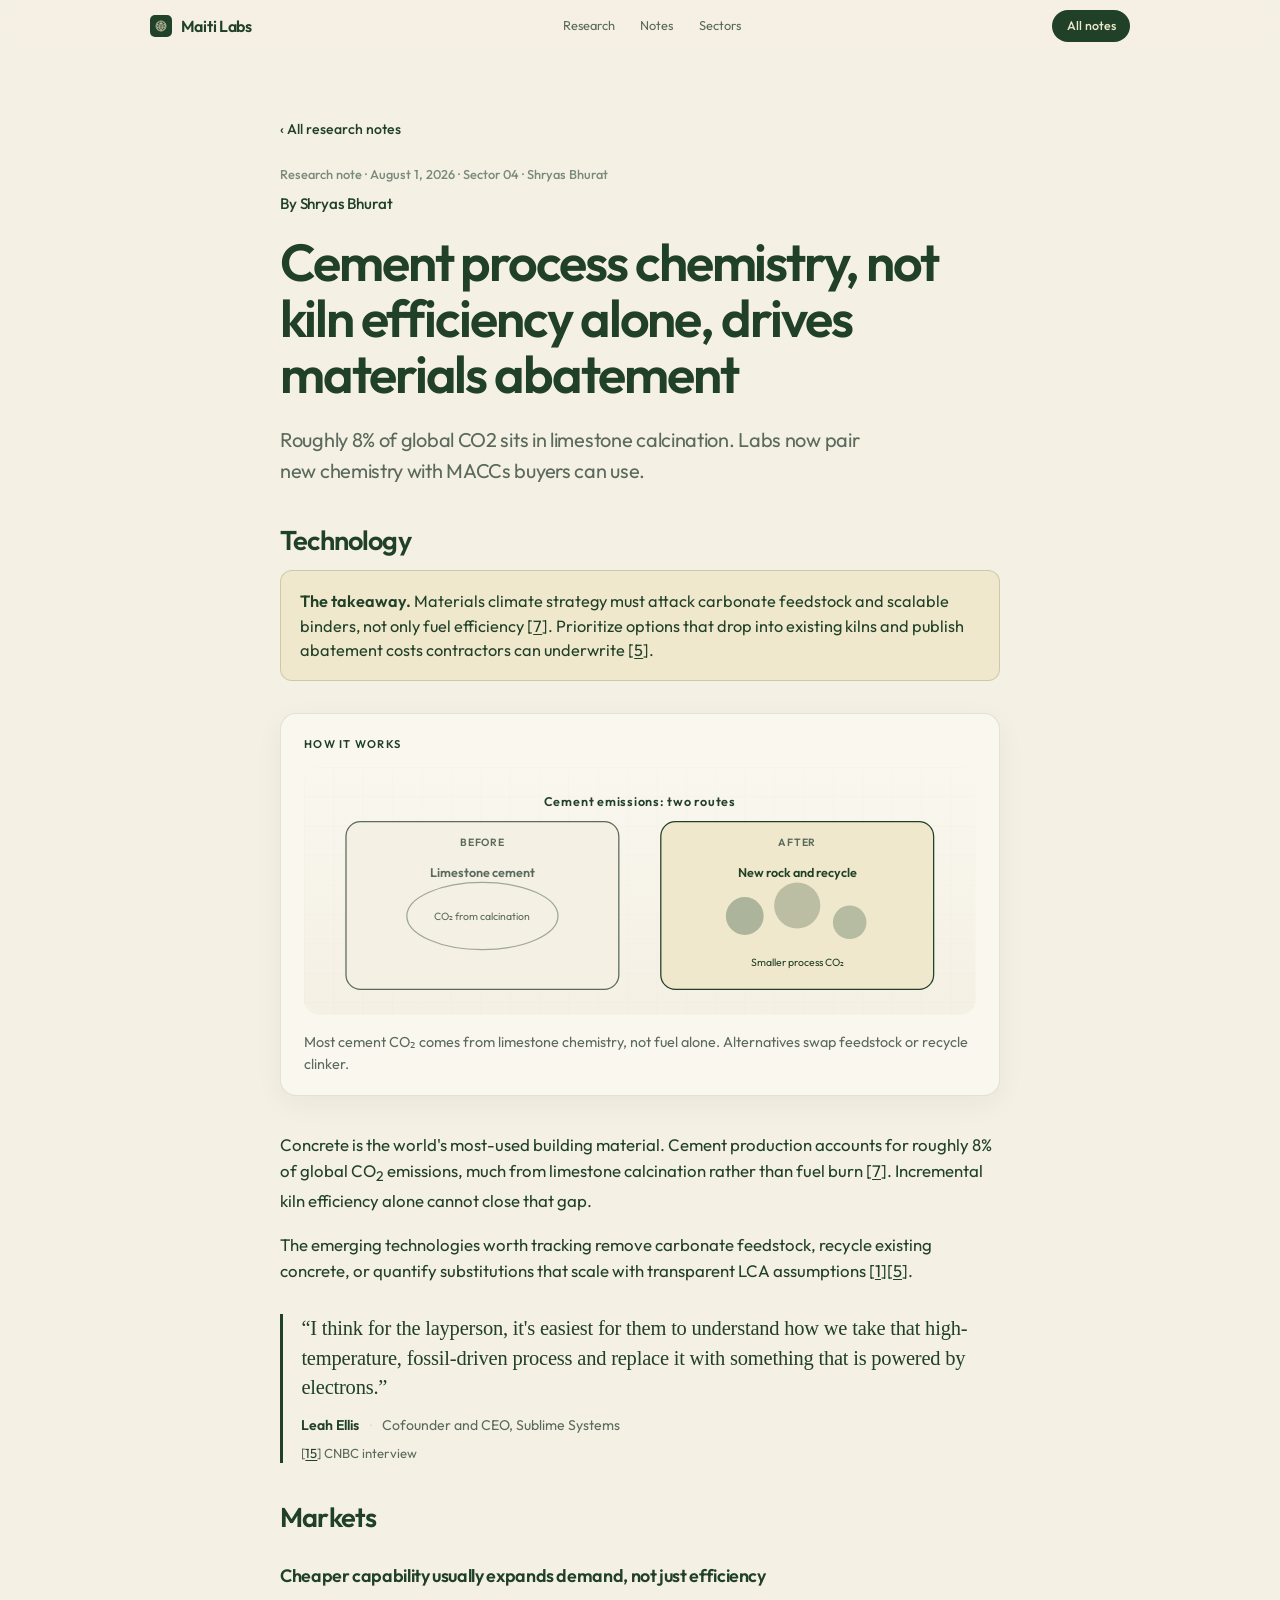
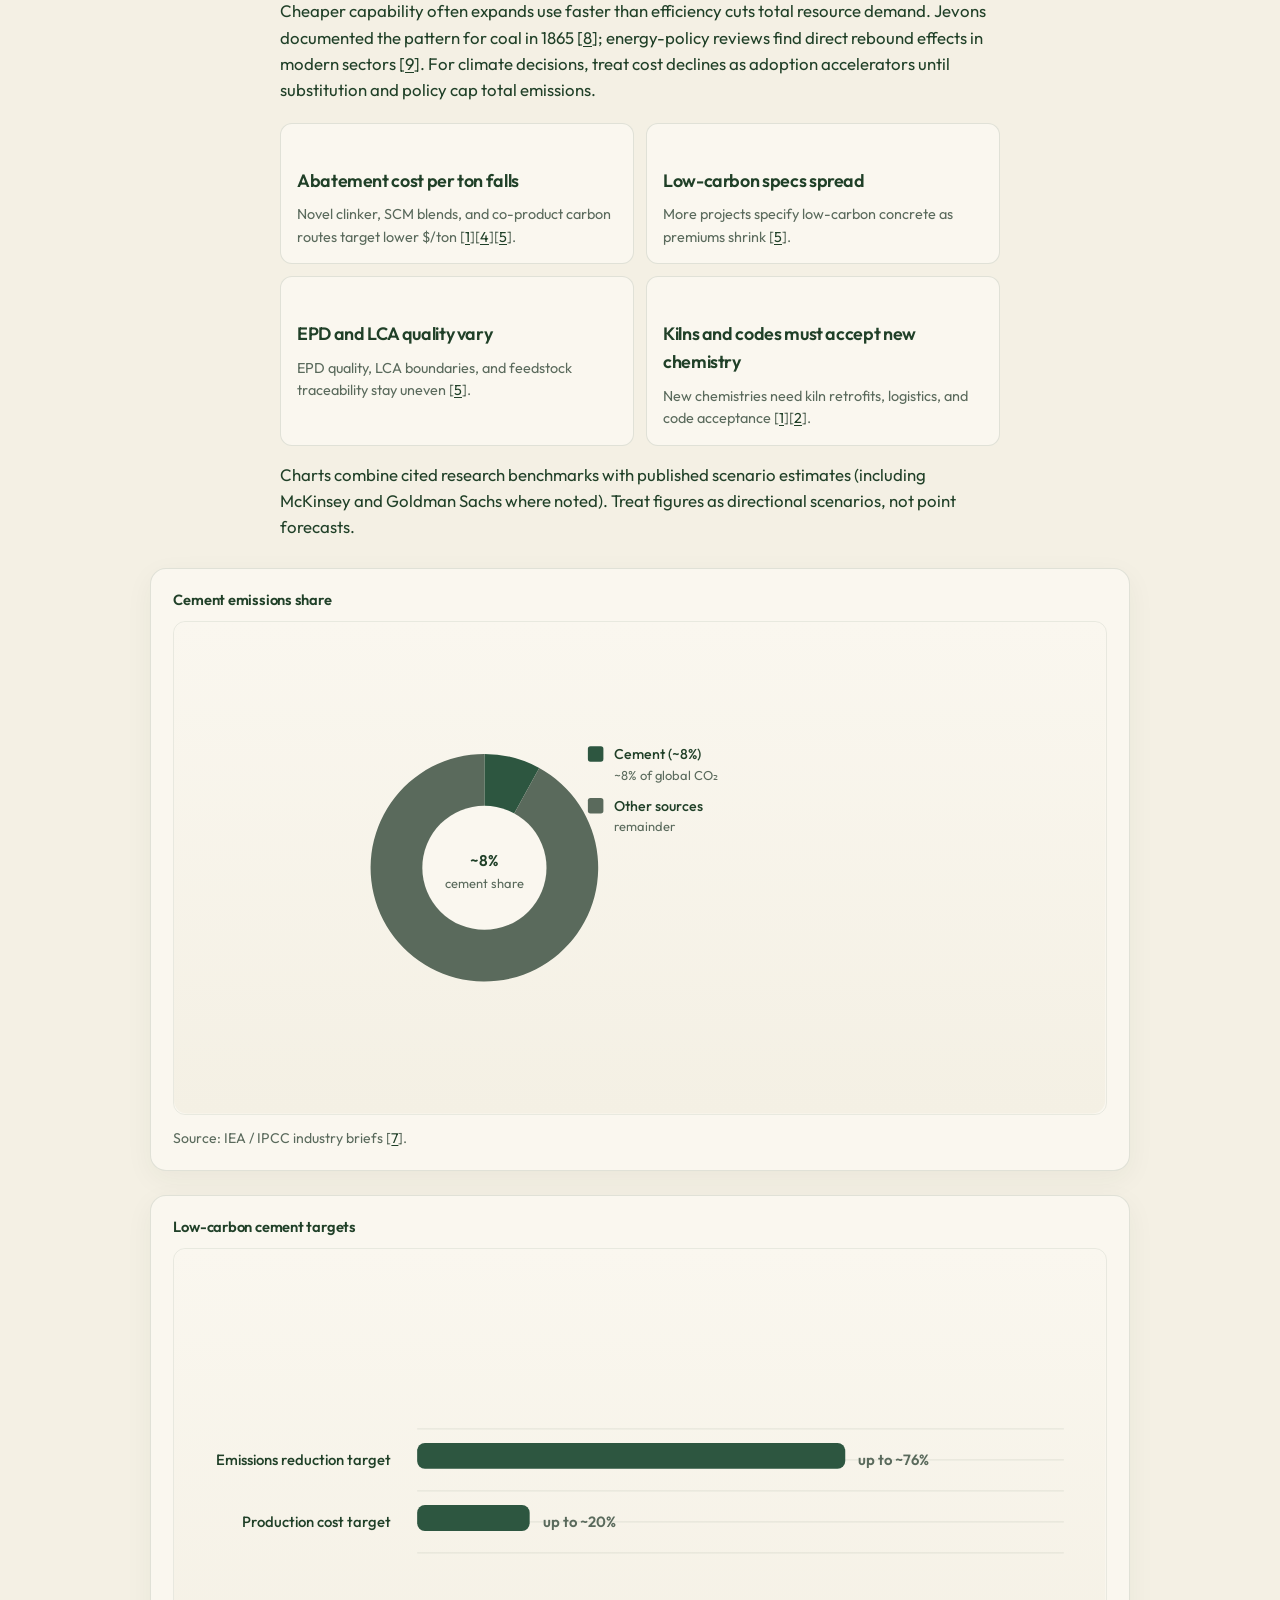
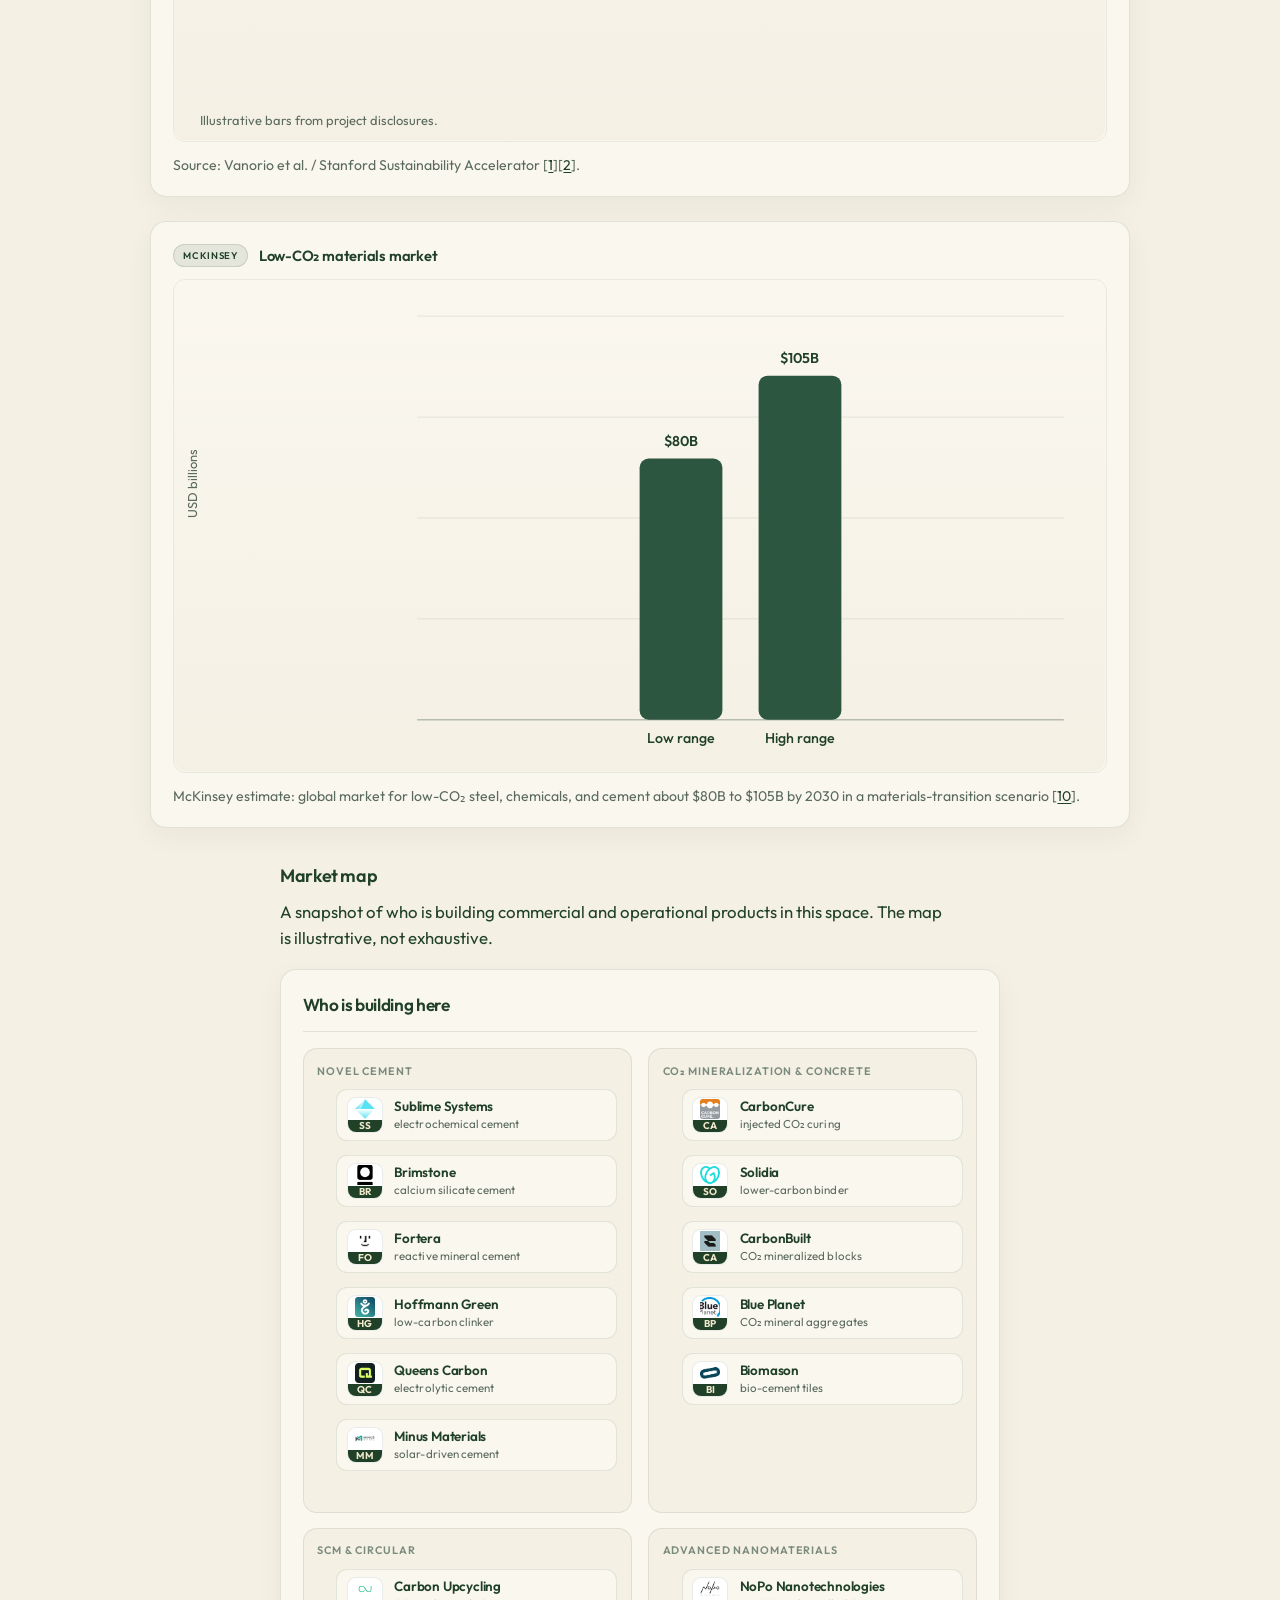
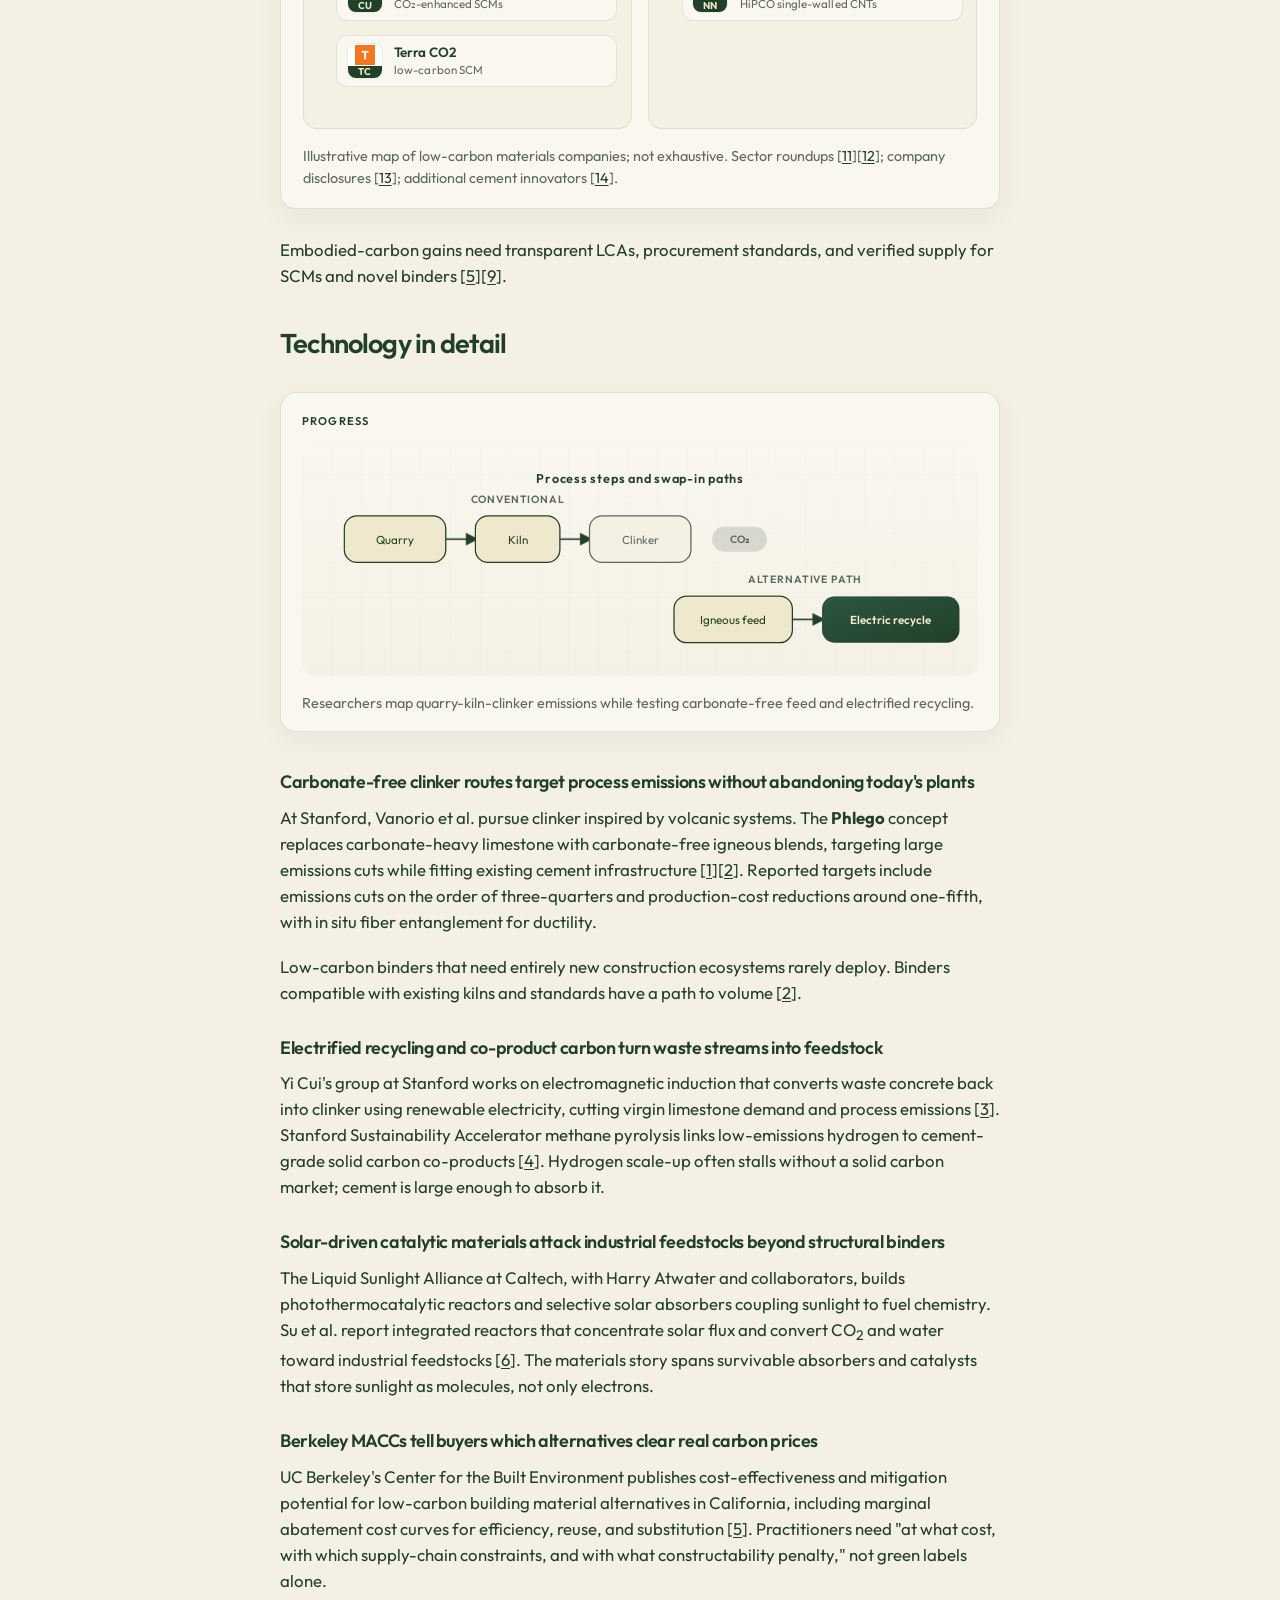
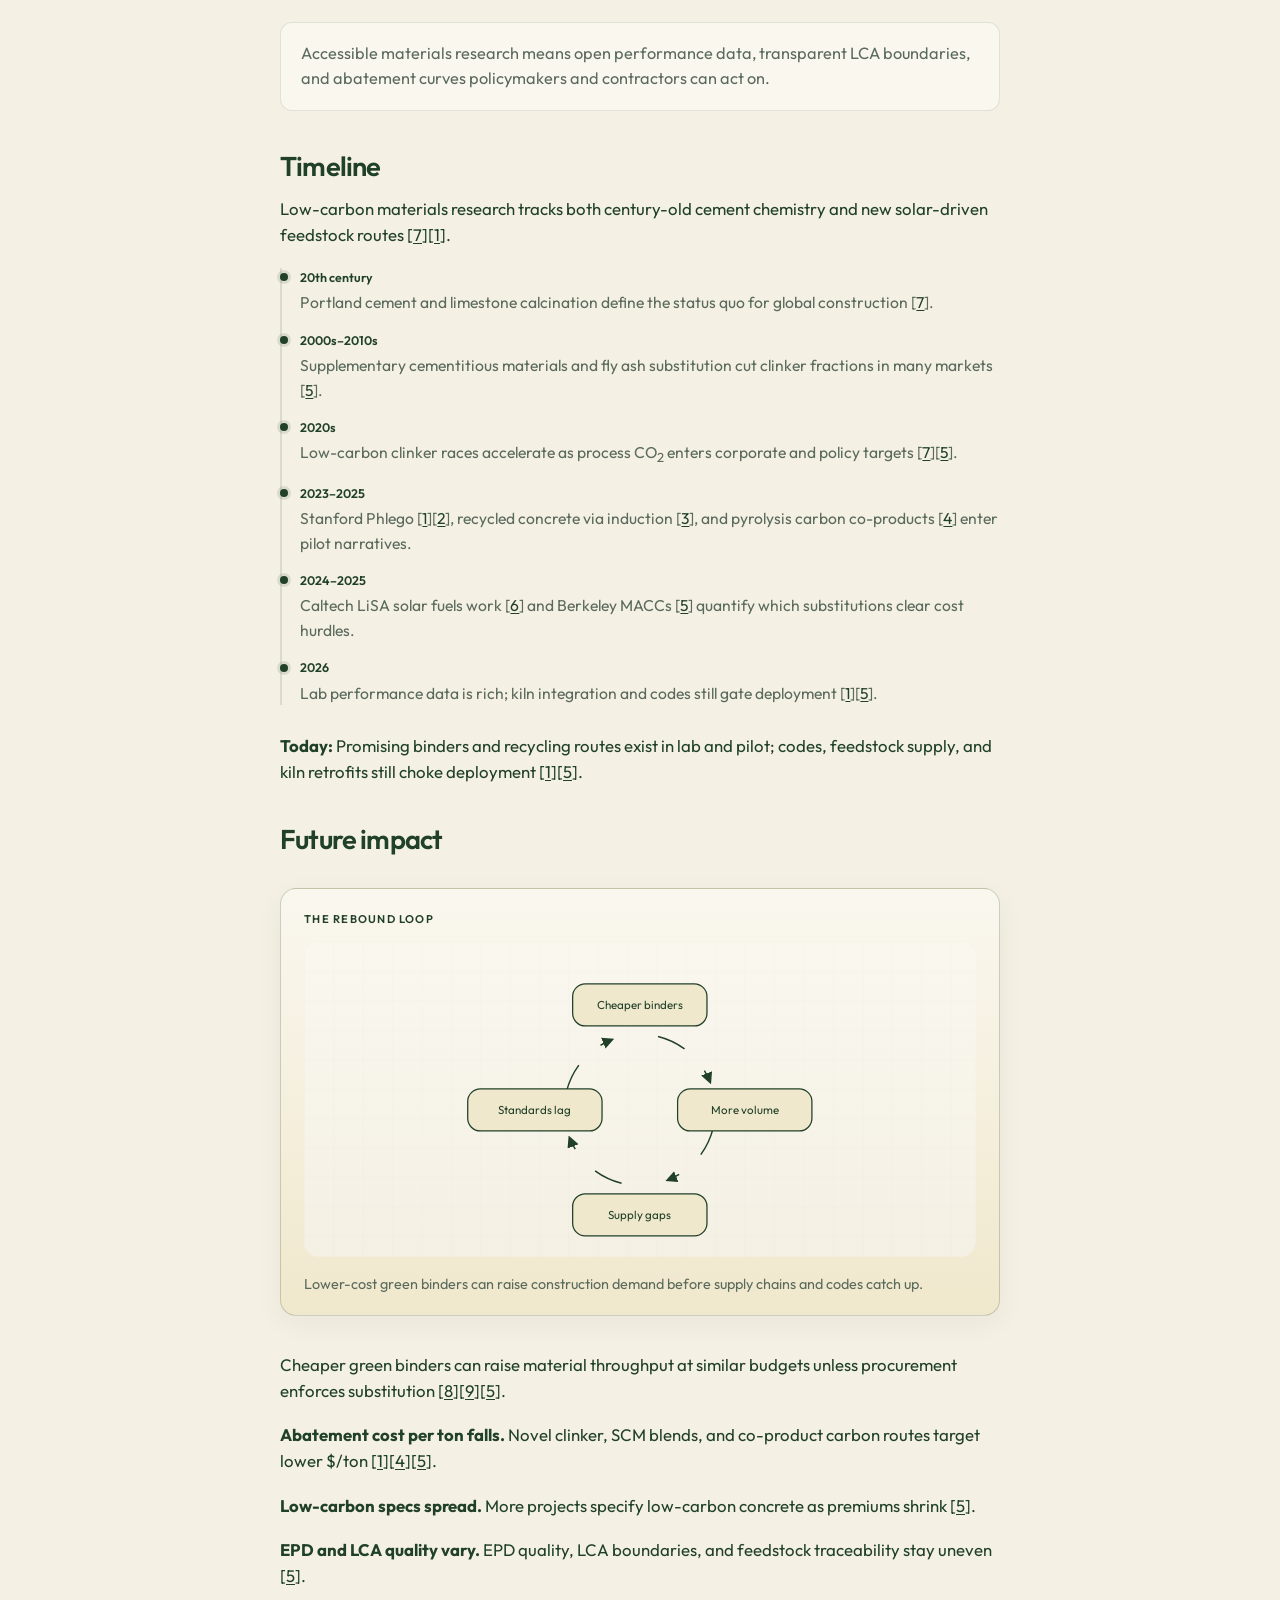
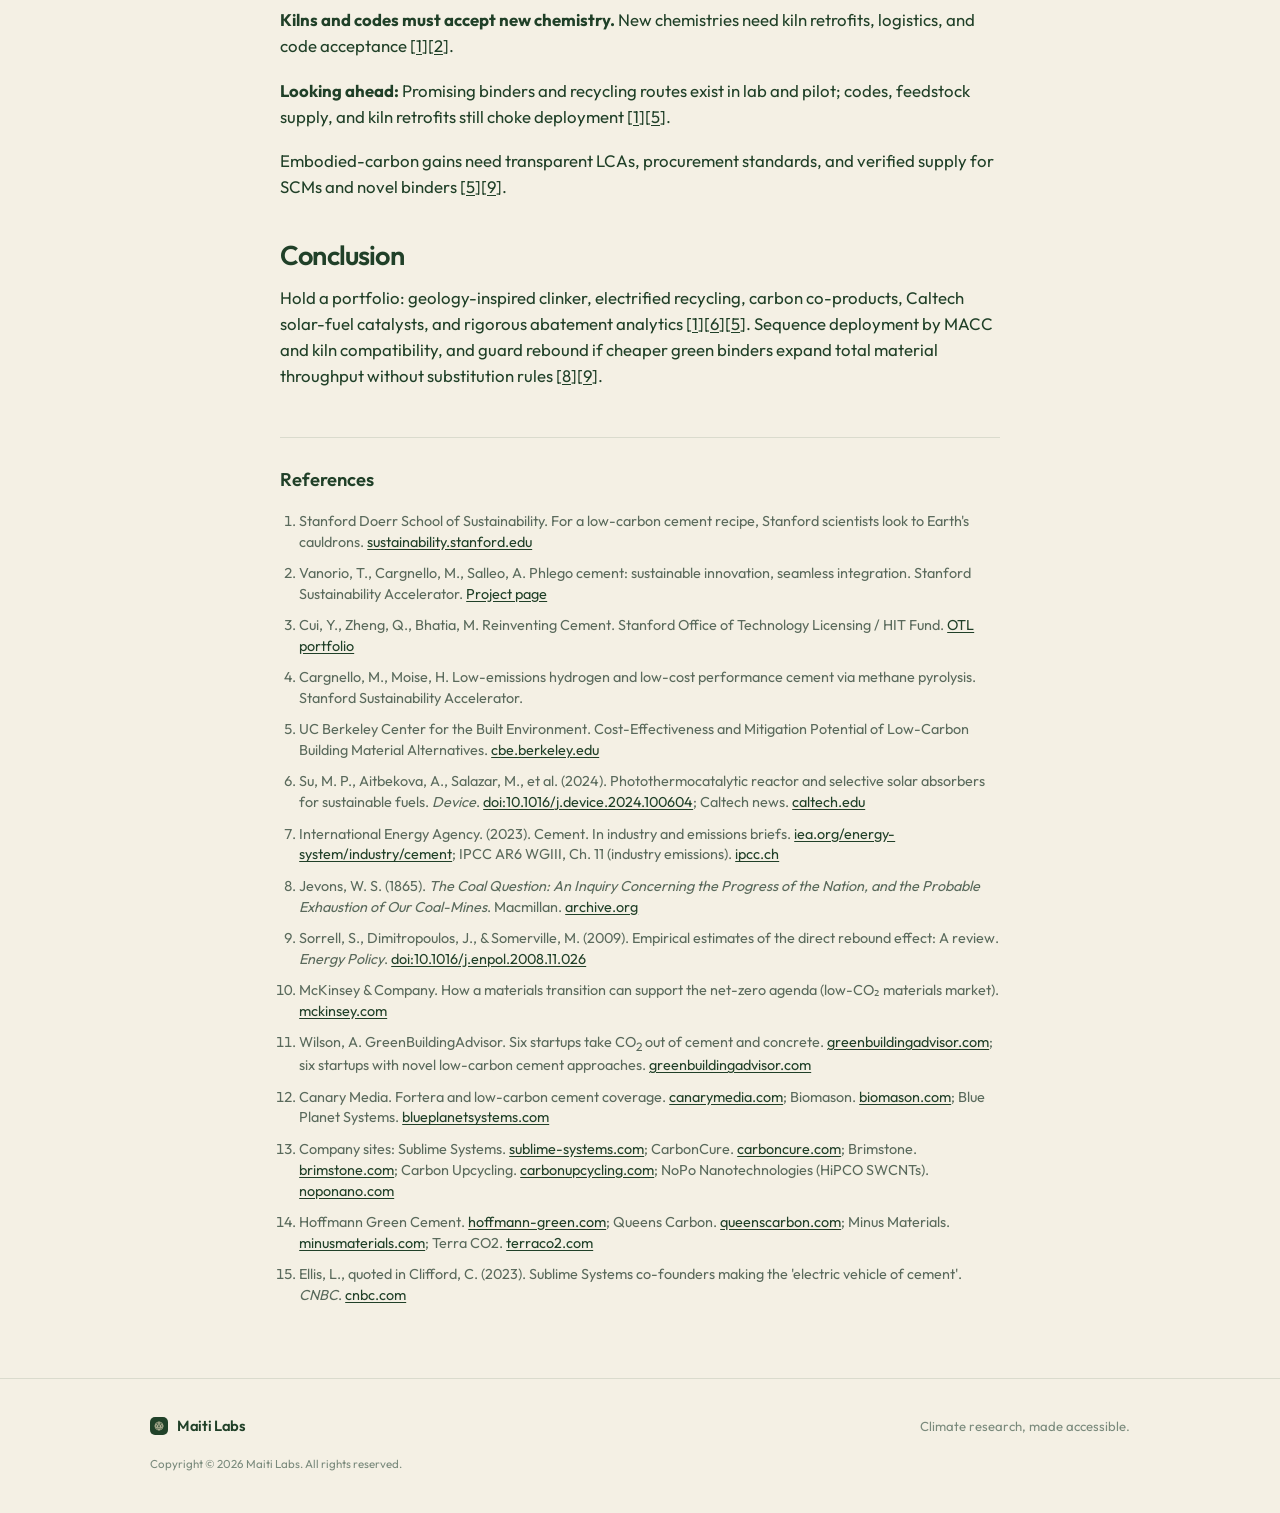
<file: blog/materials.html>
<!DOCTYPE html>
<html lang="en">
<head>
<meta charset="UTF-8" />
<meta name="viewport" content="width=device-width, initial-scale=1.0" />
<title>Cement process chemistry, not kiln efficiency alone, drives materials abatement · Maiti Labs</title>
<meta name="description" content="Low-carbon materials research from Stanford, Berkeley, and Caltech, with citations." />
<link rel="icon" href="../logo.png" type="image/png" />
<link rel="preconnect" href="https://fonts.googleapis.com">
<link rel="preconnect" href="https://fonts.gstatic.com" crossorigin>
<link href="https://fonts.googleapis.com/css2?family=Outfit:wght@300;400;500;600;700&display=swap" rel="stylesheet">
<link rel="stylesheet" href="styles.css?v=2" />
</head>
<body>
  <nav class="nav" id="nav">
    <div class="wrap nav-inner">
      <a class="brand" href="../index.html" aria-label="Maiti Labs home">
        <img src="../logo.png" alt="" width="22" height="22" />
        <span>Maiti Labs</span>
      </a>
      <div class="nav-links">
        <a href="../index.html#research">Research</a>
        <a href="index.html">Notes</a>
        <a href="../index.html#sectors">Sectors</a>
      </div>
      <a class="nav-cta" href="index.html">All notes</a>
    </div>
  </nav>
  <article class="article">
    <div class="wrap-narrow">
      <a class="back-link" href="index.html">‹ All research notes</a>
      <p class="article-meta">Research note · August 1, 2026 · Sector 04 · Shryas Bhurat</p>
      <p class="article-author">By Shryas Bhurat</p>
      <h1>Cement process chemistry, not kiln efficiency alone, drives materials abatement</h1>
      <p class="dek">Roughly 8% of global CO2 sits in limestone calcination. Labs now pair new chemistry with MACCs buyers can use.</p>
      <div class="body">

        <h2>Technology</h2>
        <div class="callout callout-plain">
          <p><strong>The takeaway.</strong> Materials climate strategy must attack carbonate feedstock and scalable binders, not only fuel efficiency [<a href="#r7">7</a>]. Prioritize options that drop into existing kilns and publish abatement costs contractors can underwrite [<a href="#r5">5</a>].</p>
        </div>
        <figure class="viz viz-hero">
          <p class="viz-label">How it works</p>
        <svg aria-hidden="true" class="viz-svg" viewBox="0 0 640 236" xmlns="http://www.w3.org/2000/svg">
          <defs>
            <linearGradient id="mt9-bg" x1="0%" y1="0%" x2="0%" y2="100%">
              <stop offset="0%" stop-color="#faf7ef"/>
              <stop offset="100%" stop-color="#f4f0e4"/>
            </linearGradient>
            <linearGradient id="mt9-card" x1="0%" y1="0%" x2="100%" y2="100%">
              <stop offset="0%" stop-color="#2d5640"/>
              <stop offset="100%" stop-color="#204028"/>
            </linearGradient>
            <pattern id="mt9-grid" width="28" height="28" patternUnits="userSpaceOnUse">
              <path d="M 28 0 L 0 0 0 28" fill="none" stroke="#204028" stroke-width="0.4" opacity="0.07"/>
            </pattern>
            <filter id="mt9-shadow" x="-10%" y="-10%" width="120%" height="120%">
              <feDropShadow dx="0" dy="2" stdDeviation="3" flood-color="#204028" flood-opacity="0.1"/>
            </filter>
            <marker id="mt9-arr" markerWidth="8" markerHeight="8" refX="6" refY="4" orient="auto">
              <path d="M0,0 L8,4 L0,8 Z" fill="#204028"/>
            </marker>
            <marker id="mt9-arrm" markerWidth="8" markerHeight="8" refX="6" refY="4" orient="auto">
              <path d="M0,0 L8,4 L0,8 Z" fill="#5a6a5c"/>
            </marker>
          </defs>
          <rect width="640" height="236" fill="url(#mt9-bg)" rx="14"/>
          <rect width="640" height="236" fill="url(#mt9-grid)" rx="14"/>
          <text x="320" y="32" text-anchor="middle" dominant-baseline="central" fill="#204028" font-size="12" font-weight="600" letter-spacing="0.06em" font-family="Outfit, Helvetica Neue, Helvetica, Arial, sans-serif">Cement emissions: two routes</text>

          <rect x="40" y="52" width="260" height="160" rx="14" fill="#f4f0e4" stroke="#5a6a5c" stroke-width="1.2"/>
          <text x="170" y="72" text-anchor="middle" dominant-baseline="central" fill="#5a6a5c" font-size="10" letter-spacing="0.08em" font-weight="600" font-family="Outfit, Helvetica Neue, Helvetica, Arial, sans-serif">BEFORE</text>
          <text x="170" y="100" text-anchor="middle" dominant-baseline="central" fill="#5a6a5c" font-size="12" font-weight="600" font-family="Outfit, Helvetica Neue, Helvetica, Arial, sans-serif">Limestone cement</text>
          <ellipse cx="170" cy="142" rx="72" ry="32" fill="none" stroke="#5a6a5c" stroke-width="1.2" opacity="0.55"/>
          <text x="170" y="142" text-anchor="middle" dominant-baseline="central" fill="#5a6a5c" font-size="10" font-family="Outfit, Helvetica Neue, Helvetica, Arial, sans-serif">CO₂ from calcination</text>
          <rect x="340" y="52" width="260" height="160" rx="14" fill="#f0e8cc" stroke="#204028" stroke-width="1.2"/>
          <text x="470" y="72" text-anchor="middle" dominant-baseline="central" fill="#5a6a5c" font-size="10" letter-spacing="0.08em" font-weight="600" font-family="Outfit, Helvetica Neue, Helvetica, Arial, sans-serif">AFTER</text>
          <text x="470" y="100" text-anchor="middle" dominant-baseline="central" fill="#204028" font-size="12" font-weight="600" font-family="Outfit, Helvetica Neue, Helvetica, Arial, sans-serif">New rock and recycle</text>
          <circle cx="420" cy="142" r="18" fill="#2d5640" opacity="0.35"/>
          <circle cx="470" cy="132" r="22" fill="#204028" opacity="0.25"/>
          <circle cx="520" cy="148" r="16" fill="#2d5640" opacity="0.3"/>
          <text x="470" y="186" text-anchor="middle" dominant-baseline="central" fill="#204028" font-size="10" font-family="Outfit, Helvetica Neue, Helvetica, Arial, sans-serif">Smaller process CO₂</text>
        </svg>
          <figcaption class="viz-caption">Most cement CO₂ comes from limestone chemistry, not fuel alone. Alternatives swap feedstock or recycle clinker.</figcaption>
        </figure>
        <p>Concrete is the world's most-used building material. Cement production accounts for roughly 8% of global CO<sub>2</sub> emissions, much from limestone calcination rather than fuel burn [<a href="#r7">7</a>]. Incremental kiln efficiency alone cannot close that gap.</p>
        <p>The emerging technologies worth tracking remove carbonate feedstock, recycle existing concrete, or quantify substitutions that scale with transparent LCA assumptions [<a href="#r1">1</a>][<a href="#r5">5</a>].</p>
        <blockquote class="pull-quote">
          <p class="pull-quote-text">“I think for the layperson, it's easiest for them to understand how we take that high-temperature, fossil-driven process and replace it with something that is powered by electrons.”</p>
          <footer class="pull-quote-attr">
            <cite>Leah Ellis</cite>
            <span class="pull-quote-role">Cofounder and CEO, Sublime Systems</span>
            <span class="pull-quote-cite">[<a href="#r15">15</a>] CNBC interview</span>
          </footer>
        </blockquote>



        <h2>Markets</h2>
        <h3>Cheaper capability usually expands demand, not just efficiency</h3>
        <p>Cheaper capability often expands use faster than efficiency cuts total resource demand. Jevons documented the pattern for coal in 1865 [<a href="#r8">8</a>]; energy-policy reviews find direct rebound effects in modern sectors [<a href="#r9">9</a>]. For climate decisions, treat cost declines as adoption accelerators until substitution and policy cap total emissions.</p>
        <div class="rebound" role="list">
          <div class="rebound-card">
            <h3>Abatement cost per ton falls</h3>
            <p>Novel clinker, SCM blends, and co-product carbon routes target lower $/ton [<a href="#r1">1</a>][<a href="#r4">4</a>][<a href="#r5">5</a>].</p>
          </div>
          <div class="rebound-card">
            <h3>Low-carbon specs spread</h3>
            <p>More projects specify low-carbon concrete as premiums shrink [<a href="#r5">5</a>].</p>
          </div>
          <div class="rebound-card">
            <h3>EPD and LCA quality vary</h3>
            <p>EPD quality, LCA boundaries, and feedstock traceability stay uneven [<a href="#r5">5</a>].</p>
          </div>
          <div class="rebound-card">
            <h3>Kilns and codes must accept new chemistry</h3>
            <p>New chemistries need kiln retrofits, logistics, and code acceptance [<a href="#r1">1</a>][<a href="#r2">2</a>].</p>
          </div>
        </div>
<p class="chart-section-note">Charts combine cited research benchmarks with published scenario estimates (including McKinsey and Goldman Sachs where noted). Treat figures as directional scenarios, not point forecasts.</p>
        <div class="chart-grid">
        <figure class="viz viz-chart chart-wrap">
          <p class="viz-label"><span class="chart-label-text">Cement emissions share</span></p>
        <svg aria-hidden="true" class="viz-svg chart-svg" viewBox="0 0 720 380" xmlns="http://www.w3.org/2000/svg">
          <defs>
            <linearGradient id="mc37-bg" x1="0%" y1="0%" x2="0%" y2="100%">
              <stop offset="0%" stop-color="#faf7ef"/>
              <stop offset="100%" stop-color="#f4f0e4"/>
            </linearGradient>
          </defs>
          <rect width="720" height="380" fill="url(#mc37-bg)" rx="10"/>
          <path d="M 240 190 L 240.0 102.0 A 88 88 0 0 1 282.4 112.9 Z" fill="#2d5640"/>
          <path d="M 240 190 L 282.4 112.9 A 88 88 0 1 1 240.0 102.0 Z" fill="#5a6a5c"/>
          <circle cx="240" cy="190" r="48" fill="#faf7ef"/>
          <text x="240" y="184" text-anchor="middle" dominant-baseline="central" fill="#204028" font-size="12" font-weight="600" font-family="Outfit, Helvetica Neue, Helvetica, Arial, sans-serif">~8%</text>
          <text x="240" y="202" text-anchor="middle" dominant-baseline="central" fill="#5a6a5c" font-size="10" font-family="Outfit, Helvetica Neue, Helvetica, Arial, sans-serif">cement share</text>
          <rect x="320" y="96" width="12" height="12" rx="2" fill="#2d5640"/>
          <text x="340" y="102" dominant-baseline="central" fill="#204028" font-size="11" font-weight="500" font-family="Outfit, Helvetica Neue, Helvetica, Arial, sans-serif">Cement (~8%)</text>
          <text x="340" y="118" dominant-baseline="central" fill="#5a6a5c" font-size="10" font-family="Outfit, Helvetica Neue, Helvetica, Arial, sans-serif">~8% of global CO₂</text>
          <rect x="320" y="136" width="12" height="12" rx="2" fill="#5a6a5c"/>
          <text x="340" y="142" dominant-baseline="central" fill="#204028" font-size="11" font-weight="500" font-family="Outfit, Helvetica Neue, Helvetica, Arial, sans-serif">Other sources</text>
          <text x="340" y="158" dominant-baseline="central" fill="#5a6a5c" font-size="10" font-family="Outfit, Helvetica Neue, Helvetica, Arial, sans-serif">remainder</text>
        </svg>
          <figcaption class="viz-caption">Source: IEA / IPCC industry briefs [<a href="#r7">7</a>].</figcaption>
        </figure>
        <figure class="viz viz-chart chart-wrap">
          <p class="viz-label"><span class="chart-label-text">Low-carbon cement targets</span></p>
        <svg aria-hidden="true" class="viz-svg chart-svg" viewBox="0 0 720 380" xmlns="http://www.w3.org/2000/svg">
          <defs>
            <linearGradient id="mc38-bg" x1="0%" y1="0%" x2="0%" y2="100%">
              <stop offset="0%" stop-color="#faf7ef"/>
              <stop offset="100%" stop-color="#f4f0e4"/>
            </linearGradient>
          </defs>
          <rect width="720" height="380" fill="url(#mc38-bg)" rx="10"/>
          <line x1="188" y1="139" x2="688" y2="139" stroke="#204028" stroke-width="1" opacity="0.08"/>
          <line x1="188" y1="163" x2="688" y2="163" stroke="#204028" stroke-width="1" opacity="0.08"/>
          <line x1="188" y1="187" x2="688" y2="187" stroke="#204028" stroke-width="1" opacity="0.08"/>
          <line x1="188" y1="211" x2="688" y2="211" stroke="#204028" stroke-width="1" opacity="0.08"/>
          <line x1="188" y1="235" x2="688" y2="235" stroke="#204028" stroke-width="1" opacity="0.08"/>
          <text x="168" y="163.0" text-anchor="end" dominant-baseline="central" fill="#204028" font-size="11.5" font-weight="500" font-family="Outfit, Helvetica Neue, Helvetica, Arial, sans-serif">Emissions reduction target</text>
          <rect x="188" y="150" width="331" height="20" rx="6" fill="#2d5640"/>
          <text x="529" y="163.0" dominant-baseline="central" fill="#5a6a5c" font-size="11.5" font-weight="600" font-family="Outfit, Helvetica Neue, Helvetica, Arial, sans-serif">up to ~76%</text>
          <text x="168" y="211.0" text-anchor="end" dominant-baseline="central" fill="#204028" font-size="11.5" font-weight="500" font-family="Outfit, Helvetica Neue, Helvetica, Arial, sans-serif">Production cost target</text>
          <rect x="188" y="198" width="87" height="20" rx="6" fill="#2d5640"/>
          <text x="285" y="211.0" dominant-baseline="central" fill="#5a6a5c" font-size="11.5" font-weight="600" font-family="Outfit, Helvetica Neue, Helvetica, Arial, sans-serif">up to ~20%</text>
          <text x="20" y="368" fill="#5a6a5c" font-size="10" font-family="Outfit, Helvetica Neue, Helvetica, Arial, sans-serif">Illustrative bars from project disclosures.</text>
        </svg>
          <figcaption class="viz-caption">Source: Vanorio et al. / Stanford Sustainability Accelerator [<a href="#r1">1</a>][<a href="#r2">2</a>].</figcaption>
        </figure>
        <figure class="viz viz-chart chart-wrap">
          <p class="viz-label"><span class="chart-source">McKinsey</span><span class="chart-label-text">Low-CO₂ materials market</span></p>
        <svg aria-hidden="true" class="viz-svg chart-svg" viewBox="0 0 720 380" xmlns="http://www.w3.org/2000/svg">
          <defs>
            <linearGradient id="mc39-bg" x1="0%" y1="0%" x2="0%" y2="100%">
              <stop offset="0%" stop-color="#faf7ef"/>
              <stop offset="100%" stop-color="#f4f0e4"/>
            </linearGradient>
          </defs>
          <rect width="720" height="380" fill="url(#mc39-bg)" rx="10"/>
          <line x1="188" y1="28" x2="688" y2="28" stroke="#204028" stroke-width="1" opacity="0.08"/>
          <line x1="188" y1="106" x2="688" y2="106" stroke="#204028" stroke-width="1" opacity="0.08"/>
          <line x1="188" y1="184" x2="688" y2="184" stroke="#204028" stroke-width="1" opacity="0.08"/>
          <line x1="188" y1="262" x2="688" y2="262" stroke="#204028" stroke-width="1" opacity="0.08"/>
          <line x1="188" y1="340" x2="688" y2="340" stroke="#204028" stroke-width="1" opacity="0.08"/>
          <text x="18" y="184" fill="#5a6a5c" font-size="10" font-family="Outfit, Helvetica Neue, Helvetica, Arial, sans-serif" transform="rotate(-90 18 184)">USD billions</text>
          <line x1="188" y1="340" x2="688" y2="340" stroke="#204028" stroke-width="1.2" opacity="0.22"/>
          <rect x="360" y="138" width="64" height="202" rx="7" fill="#2d5640"/>
          <text x="392" y="128" text-anchor="middle" fill="#204028" font-size="11" font-weight="600" font-family="Outfit, Helvetica Neue, Helvetica, Arial, sans-serif">$80B</text>
          <text x="392" y="358" text-anchor="middle" fill="#204028" font-size="11" font-weight="500" font-family="Outfit, Helvetica Neue, Helvetica, Arial, sans-serif">Low range</text>
          <rect x="452" y="74" width="64" height="266" rx="7" fill="#2d5640"/>
          <text x="484" y="64" text-anchor="middle" fill="#204028" font-size="11" font-weight="600" font-family="Outfit, Helvetica Neue, Helvetica, Arial, sans-serif">$105B</text>
          <text x="484" y="358" text-anchor="middle" fill="#204028" font-size="11" font-weight="500" font-family="Outfit, Helvetica Neue, Helvetica, Arial, sans-serif">High range</text>
        </svg>
          <figcaption class="viz-caption">McKinsey estimate: global market for low-CO₂ steel, chemicals, and cement about $80B to $105B by 2030 in a materials-transition scenario [<a href="#r10">10</a>].</figcaption>
        </figure>
        </div>

        <h3>Market map</h3>
        <p class="mm-intro">A snapshot of who is building commercial and operational products in this space. The map is illustrative, not exhaustive.</p>
        <figure class="viz market-map">
          <div class="mm-head">
            <p class="mm-title">Who is building here</p>
          </div>
          <div class="mm-grid">
        <div class="mm-seg">
          <h4>Novel cement</h4>
          <ul class="mm-chips">
          <li class="mm-chip" title="Sublime Systems: electrochemical cement"><span class="mm-logo-wrap" aria-hidden="true"><img class="mm-logo" src="logos/sublime.png" alt="" width="20" height="20" loading="lazy" decoding="async" onerror="this.style.display='none';this.nextElementSibling.hidden=false"/><span class="mm-mono" hidden>SS</span></span><span class="mm-text"><span class="mm-name">Sublime Systems</span><span class="mm-role">electrochemical cement</span></span></li>
          <li class="mm-chip" title="Brimstone: calcium silicate cement"><span class="mm-logo-wrap" aria-hidden="true"><img class="mm-logo" src="logos/brimstone.png" alt="" width="20" height="20" loading="lazy" decoding="async" onerror="this.style.display='none';this.nextElementSibling.hidden=false"/><span class="mm-mono" hidden>BR</span></span><span class="mm-text"><span class="mm-name">Brimstone</span><span class="mm-role">calcium silicate cement</span></span></li>
          <li class="mm-chip" title="Fortera: reactive mineral cement"><span class="mm-logo-wrap" aria-hidden="true"><img class="mm-logo" src="logos/fortera.png" alt="" width="20" height="20" loading="lazy" decoding="async" onerror="this.style.display='none';this.nextElementSibling.hidden=false"/><span class="mm-mono" hidden>FO</span></span><span class="mm-text"><span class="mm-name">Fortera</span><span class="mm-role">reactive mineral cement</span></span></li>
          <li class="mm-chip" title="Hoffmann Green: low-carbon clinker"><span class="mm-logo-wrap" aria-hidden="true"><img class="mm-logo" src="logos/hoffmanngreen.png" alt="" width="20" height="20" loading="lazy" decoding="async" onerror="this.style.display='none';this.nextElementSibling.hidden=false"/><span class="mm-mono" hidden>HG</span></span><span class="mm-text"><span class="mm-name">Hoffmann Green</span><span class="mm-role">low-carbon clinker</span></span></li>
          <li class="mm-chip" title="Queens Carbon: electrolytic cement"><span class="mm-logo-wrap" aria-hidden="true"><img class="mm-logo" src="logos/queenscarbon.png" alt="" width="20" height="20" loading="lazy" decoding="async" onerror="this.style.display='none';this.nextElementSibling.hidden=false"/><span class="mm-mono" hidden>QC</span></span><span class="mm-text"><span class="mm-name">Queens Carbon</span><span class="mm-role">electrolytic cement</span></span></li>
          <li class="mm-chip" title="Minus Materials: solar-driven cement"><span class="mm-logo-wrap" aria-hidden="true"><img class="mm-logo" src="logos/minusmaterials.svg" alt="" width="20" height="20" loading="lazy" decoding="async" onerror="this.style.display='none';this.nextElementSibling.hidden=false"/><span class="mm-mono" hidden>MM</span></span><span class="mm-text"><span class="mm-name">Minus Materials</span><span class="mm-role">solar-driven cement</span></span></li>
          </ul>
        </div>
        <div class="mm-seg">
          <h4>CO₂ mineralization &amp; concrete</h4>
          <ul class="mm-chips">
          <li class="mm-chip" title="CarbonCure: injected CO₂ curing"><span class="mm-logo-wrap" aria-hidden="true"><img class="mm-logo" src="logos/carboncure.png" alt="" width="20" height="20" loading="lazy" decoding="async" onerror="this.style.display='none';this.nextElementSibling.hidden=false"/><span class="mm-mono" hidden>CA</span></span><span class="mm-text"><span class="mm-name">CarbonCure</span><span class="mm-role">injected CO₂ curing</span></span></li>
          <li class="mm-chip" title="Solidia: lower-carbon binder"><span class="mm-logo-wrap" aria-hidden="true"><img class="mm-logo" src="logos/solidia.png" alt="" width="20" height="20" loading="lazy" decoding="async" onerror="this.style.display='none';this.nextElementSibling.hidden=false"/><span class="mm-mono" hidden>SO</span></span><span class="mm-text"><span class="mm-name">Solidia</span><span class="mm-role">lower-carbon binder</span></span></li>
          <li class="mm-chip" title="CarbonBuilt: CO₂ mineralized blocks"><span class="mm-logo-wrap" aria-hidden="true"><img class="mm-logo" src="logos/carbonbuilt.png" alt="" width="20" height="20" loading="lazy" decoding="async" onerror="this.style.display='none';this.nextElementSibling.hidden=false"/><span class="mm-mono" hidden>CA</span></span><span class="mm-text"><span class="mm-name">CarbonBuilt</span><span class="mm-role">CO₂ mineralized blocks</span></span></li>
          <li class="mm-chip" title="Blue Planet: CO₂ mineral aggregates"><span class="mm-logo-wrap" aria-hidden="true"><img class="mm-logo" src="logos/blueplanet.png" alt="" width="20" height="20" loading="lazy" decoding="async" onerror="this.style.display='none';this.nextElementSibling.hidden=false"/><span class="mm-mono" hidden>BP</span></span><span class="mm-text"><span class="mm-name">Blue Planet</span><span class="mm-role">CO₂ mineral aggregates</span></span></li>
          <li class="mm-chip" title="Biomason: bio-cement tiles"><span class="mm-logo-wrap" aria-hidden="true"><img class="mm-logo" src="logos/biomason.png" alt="" width="20" height="20" loading="lazy" decoding="async" onerror="this.style.display='none';this.nextElementSibling.hidden=false"/><span class="mm-mono" hidden>BI</span></span><span class="mm-text"><span class="mm-name">Biomason</span><span class="mm-role">bio-cement tiles</span></span></li>
          </ul>
        </div>
        <div class="mm-seg">
          <h4>SCM &amp; circular</h4>
          <ul class="mm-chips">
          <li class="mm-chip" title="Carbon Upcycling: CO₂-enhanced SCMs"><span class="mm-logo-wrap" aria-hidden="true"><img class="mm-logo" src="logos/carbonupcycling.png" alt="" width="20" height="20" loading="lazy" decoding="async" onerror="this.style.display='none';this.nextElementSibling.hidden=false"/><span class="mm-mono" hidden>CU</span></span><span class="mm-text"><span class="mm-name">Carbon Upcycling</span><span class="mm-role">CO₂-enhanced SCMs</span></span></li>
          <li class="mm-chip" title="Terra CO2: low-carbon SCM"><span class="mm-logo-wrap" aria-hidden="true"><img class="mm-logo" src="logos/terraco2.png" alt="" width="20" height="20" loading="lazy" decoding="async" onerror="this.style.display='none';this.nextElementSibling.hidden=false"/><span class="mm-mono" hidden>TC</span></span><span class="mm-text"><span class="mm-name">Terra CO2</span><span class="mm-role">low-carbon SCM</span></span></li>
          </ul>
        </div>
        <div class="mm-seg">
          <h4>Advanced nanomaterials</h4>
          <ul class="mm-chips">
          <li class="mm-chip" title="NoPo Nanotechnologies: HiPCO single-walled CNTs"><span class="mm-logo-wrap" aria-hidden="true"><img class="mm-logo" src="logos/nopo.png" alt="" width="20" height="20" loading="lazy" decoding="async" onerror="this.style.display='none';this.nextElementSibling.hidden=false"/><span class="mm-mono" hidden>NN</span></span><span class="mm-text"><span class="mm-name">NoPo Nanotechnologies</span><span class="mm-role">HiPCO single-walled CNTs</span></span></li>
          </ul>
        </div>
          </div>
          <figcaption class="viz-caption">Illustrative map of low-carbon materials companies; not exhaustive. Sector roundups [<a href="#r11">11</a>][<a href="#r12">12</a>]; company disclosures [<a href="#r13">13</a>]; additional cement innovators [<a href="#r14">14</a>].</figcaption>
        </figure>

        <p>Embodied-carbon gains need transparent LCAs, procurement standards, and verified supply for SCMs and novel binders [<a href="#r5">5</a>][<a href="#r9">9</a>].</p>


        <h2>Technology in detail</h2>
        <figure class="viz viz-mid">
          <p class="viz-label">Progress</p>
        <svg aria-hidden="true" class="viz-svg" viewBox="0 0 640 220" xmlns="http://www.w3.org/2000/svg">
          <defs>
            <linearGradient id="mt10-bg" x1="0%" y1="0%" x2="0%" y2="100%">
              <stop offset="0%" stop-color="#faf7ef"/>
              <stop offset="100%" stop-color="#f4f0e4"/>
            </linearGradient>
            <linearGradient id="mt10-card" x1="0%" y1="0%" x2="100%" y2="100%">
              <stop offset="0%" stop-color="#2d5640"/>
              <stop offset="100%" stop-color="#204028"/>
            </linearGradient>
            <pattern id="mt10-grid" width="28" height="28" patternUnits="userSpaceOnUse">
              <path d="M 28 0 L 0 0 0 28" fill="none" stroke="#204028" stroke-width="0.4" opacity="0.07"/>
            </pattern>
            <filter id="mt10-shadow" x="-10%" y="-10%" width="120%" height="120%">
              <feDropShadow dx="0" dy="2" stdDeviation="3" flood-color="#204028" flood-opacity="0.1"/>
            </filter>
            <marker id="mt10-arr" markerWidth="8" markerHeight="8" refX="6" refY="4" orient="auto">
              <path d="M0,0 L8,4 L0,8 Z" fill="#204028"/>
            </marker>
            <marker id="mt10-arrm" markerWidth="8" markerHeight="8" refX="6" refY="4" orient="auto">
              <path d="M0,0 L8,4 L0,8 Z" fill="#5a6a5c"/>
            </marker>
          </defs>
          <rect width="640" height="220" fill="url(#mt10-bg)" rx="14"/>
          <rect width="640" height="220" fill="url(#mt10-grid)" rx="14"/>
          <text x="320" y="32" text-anchor="middle" dominant-baseline="central" fill="#204028" font-size="12" font-weight="600" letter-spacing="0.06em" font-family="Outfit, Helvetica Neue, Helvetica, Arial, sans-serif">Process steps and swap-in paths</text>

          <text x="204" y="52" text-anchor="middle" dominant-baseline="central" fill="#5a6a5c" font-size="10" letter-spacing="0.08em" font-weight="600" font-family="Outfit, Helvetica Neue, Helvetica, Arial, sans-serif">CONVENTIONAL</text>
                    <g class="viz-node viz-fade-slide">
            <rect x="40.0" y="68" width="96.0" height="44" rx="12" fill="#f0e8cc" stroke="#204028" stroke-width="1.2"/>
            <text x="88.0" y="90.0" text-anchor="middle" dominant-baseline="central"
              fill="#204028" font-size="11" font-family="Outfit, Helvetica Neue, Helvetica, Arial, sans-serif">Quarry</text>
            
          </g>
                    <line class="viz-draw" x1="136" y1="90" x2="164" y2="90" stroke="#204028" stroke-width="1.5" marker-end="url(#mt10-arr)"/>
                    <g class="viz-node viz-fade-slide" style="animation-delay:0.1s">
            <rect x="164.0" y="68" width="80.0" height="44" rx="12" fill="#f0e8cc" stroke="#204028" stroke-width="1.2"/>
            <text x="204.0" y="90.0" text-anchor="middle" dominant-baseline="central"
              fill="#204028" font-size="11" font-family="Outfit, Helvetica Neue, Helvetica, Arial, sans-serif">Kiln</text>
            
          </g>
                    <line class="viz-draw" x1="244" y1="90" x2="272" y2="90" stroke="#204028" stroke-width="1.5" marker-end="url(#mt10-arr)"/>
                    <g class="viz-node viz-fade-slide" style="animation-delay:0.2s">
            <rect x="272.0" y="68" width="96.0" height="44" rx="12" fill="#f4f0e4" stroke="#5a6a5c" stroke-width="1.2"/>
            <text x="320.0" y="90.0" text-anchor="middle" dominant-baseline="central"
              fill="#5a6a5c" font-size="11" font-family="Outfit, Helvetica Neue, Helvetica, Arial, sans-serif">Clinker</text>
            
          </g>
          <rect x="388" y="78" width="52" height="24" rx="12" fill="#5a6a5c" opacity="0.2"/>
          <text x="414" y="90" text-anchor="middle" dominant-baseline="central" fill="#5a6a5c" font-size="10" font-weight="600" font-family="Outfit, Helvetica Neue, Helvetica, Arial, sans-serif">CO₂</text>
          <text x="476" y="128" text-anchor="middle" dominant-baseline="central" fill="#5a6a5c" font-size="10" letter-spacing="0.08em" font-weight="600" font-family="Outfit, Helvetica Neue, Helvetica, Arial, sans-serif">ALTERNATIVE PATH</text>
                    <g class="viz-node viz-fade-slide" style="animation-delay:0.25s">
            <rect x="352.0" y="144" width="112.0" height="44" rx="12" fill="#f0e8cc" stroke="#204028" stroke-width="1.2"/>
            <text x="408.0" y="166.0" text-anchor="middle" dominant-baseline="central"
              fill="#204028" font-size="11" font-family="Outfit, Helvetica Neue, Helvetica, Arial, sans-serif">Igneous feed</text>
            
          </g>
                    <line class="viz-draw" x1="464" y1="166" x2="492" y2="166" stroke="#204028" stroke-width="1.5" marker-end="url(#mt10-arr)"/>
                    <g class="viz-node viz-fade-slide viz-pulse" style="animation-delay:0.32s">
            <rect x="492.0" y="144" width="130.1" height="44" rx="12" fill="url(#mt10-card)"/>
            <text x="557.0" y="166.0" text-anchor="middle" dominant-baseline="central"
              fill="#f0e8cc" font-size="11" font-weight="600" font-family="Outfit, Helvetica Neue, Helvetica, Arial, sans-serif">Electric recycle</text>
            
          </g>
        </svg>
          <figcaption class="viz-caption">Researchers map quarry-kiln-clinker emissions while testing carbonate-free feed and electrified recycling.</figcaption>
        </figure>
        <h3>Carbonate-free clinker routes target process emissions without abandoning today's plants</h3>
        <p>At Stanford, Vanorio et al. pursue clinker inspired by volcanic systems. The <strong>Phlego</strong> concept replaces carbonate-heavy limestone with carbonate-free igneous blends, targeting large emissions cuts while fitting existing cement infrastructure [<a href="#r1">1</a>][<a href="#r2">2</a>]. Reported targets include emissions cuts on the order of three-quarters and production-cost reductions around one-fifth, with in situ fiber entanglement for ductility.</p>
        <p>Low-carbon binders that need entirely new construction ecosystems rarely deploy. Binders compatible with existing kilns and standards have a path to volume [<a href="#r2">2</a>].</p>

        <h3>Electrified recycling and co-product carbon turn waste streams into feedstock</h3>
        <p>Yi Cui's group at Stanford works on electromagnetic induction that converts waste concrete back into clinker using renewable electricity, cutting virgin limestone demand and process emissions [<a href="#r3">3</a>]. Stanford Sustainability Accelerator methane pyrolysis links low-emissions hydrogen to cement-grade solid carbon co-products [<a href="#r4">4</a>]. Hydrogen scale-up often stalls without a solid carbon market; cement is large enough to absorb it.</p>

        <h3>Solar-driven catalytic materials attack industrial feedstocks beyond structural binders</h3>
        <p>The Liquid Sunlight Alliance at Caltech, with Harry Atwater and collaborators, builds photothermocatalytic reactors and selective solar absorbers coupling sunlight to fuel chemistry. Su et al. report integrated reactors that concentrate solar flux and convert CO<sub>2</sub> and water toward industrial feedstocks [<a href="#r6">6</a>]. The materials story spans survivable absorbers and catalysts that store sunlight as molecules, not only electrons.</p>

        <h3>Berkeley MACCs tell buyers which alternatives clear real carbon prices</h3>
        <p>UC Berkeley's Center for the Built Environment publishes cost-effectiveness and mitigation potential for low-carbon building material alternatives in California, including marginal abatement cost curves for efficiency, reuse, and substitution [<a href="#r5">5</a>]. Practitioners need "at what cost, with which supply-chain constraints, and with what constructability penalty," not green labels alone.</p>
        <div class="callout">
          <p>Accessible materials research means open performance data, transparent LCA boundaries, and abatement curves policymakers and contractors can act on.</p>
        </div>


        <h2>Timeline</h2>
        <p>Low-carbon materials research tracks both century-old cement chemistry and new solar-driven feedstock routes [<a href="#r7">7</a>][<a href="#r1">1</a>].</p>
        <div class="timeline" role="list">
          <div class="timeline-item" role="listitem">
            <p class="timeline-year">20th century</p>
            <p class="timeline-text">Portland cement and limestone calcination define the status quo for global construction [<a href="#r7">7</a>].</p>
          </div>
          <div class="timeline-item" role="listitem">
            <p class="timeline-year">2000s–2010s</p>
            <p class="timeline-text">Supplementary cementitious materials and fly ash substitution cut clinker fractions in many markets [<a href="#r5">5</a>].</p>
          </div>
          <div class="timeline-item" role="listitem">
            <p class="timeline-year">2020s</p>
            <p class="timeline-text">Low-carbon clinker races accelerate as process CO<sub>2</sub> enters corporate and policy targets [<a href="#r7">7</a>][<a href="#r5">5</a>].</p>
          </div>
          <div class="timeline-item" role="listitem">
            <p class="timeline-year">2023–2025</p>
            <p class="timeline-text">Stanford Phlego [<a href="#r1">1</a>][<a href="#r2">2</a>], recycled concrete via induction [<a href="#r3">3</a>], and pyrolysis carbon co-products [<a href="#r4">4</a>] enter pilot narratives.</p>
          </div>
          <div class="timeline-item" role="listitem">
            <p class="timeline-year">2024–2025</p>
            <p class="timeline-text">Caltech LiSA solar fuels work [<a href="#r6">6</a>] and Berkeley MACCs [<a href="#r5">5</a>] quantify which substitutions clear cost hurdles.</p>
          </div>
          <div class="timeline-item" role="listitem">
            <p class="timeline-year">2026</p>
            <p class="timeline-text">Lab performance data is rich; kiln integration and codes still gate deployment [<a href="#r1">1</a>][<a href="#r5">5</a>].</p>
          </div>
        </div>
        <p class="progress-note"><strong>Today:</strong> Promising binders and recycling routes exist in lab and pilot; codes, feedstock supply, and kiln retrofits still choke deployment [<a href="#r1">1</a>][<a href="#r5">5</a>].</p>

        <h2>Future impact</h2>
        <figure class="viz viz-loop">
          <p class="viz-label">The rebound loop</p>
        <svg aria-hidden="true" class="viz-svg" viewBox="0 0 640 300" xmlns="http://www.w3.org/2000/svg">
          <defs>
            <linearGradient id="mt11-bg" x1="0%" y1="0%" x2="0%" y2="100%">
              <stop offset="0%" stop-color="#faf7ef"/>
              <stop offset="100%" stop-color="#f4f0e4"/>
            </linearGradient>
            <linearGradient id="mt11-card" x1="0%" y1="0%" x2="100%" y2="100%">
              <stop offset="0%" stop-color="#2d5640"/>
              <stop offset="100%" stop-color="#204028"/>
            </linearGradient>
            <pattern id="mt11-grid" width="28" height="28" patternUnits="userSpaceOnUse">
              <path d="M 28 0 L 0 0 0 28" fill="none" stroke="#204028" stroke-width="0.4" opacity="0.07"/>
            </pattern>
            <filter id="mt11-shadow" x="-10%" y="-10%" width="120%" height="120%">
              <feDropShadow dx="0" dy="2" stdDeviation="3" flood-color="#204028" flood-opacity="0.1"/>
            </filter>
            <marker id="mt11-arr" markerWidth="8" markerHeight="8" refX="6" refY="4" orient="auto">
              <path d="M0,0 L8,4 L0,8 Z" fill="#204028"/>
            </marker>
            <marker id="mt11-arrm" markerWidth="8" markerHeight="8" refX="6" refY="4" orient="auto">
              <path d="M0,0 L8,4 L0,8 Z" fill="#5a6a5c"/>
            </marker>
          </defs>
          <rect width="640" height="300" fill="url(#mt11-bg)" rx="14"/>
          <rect width="640" height="300" fill="url(#mt11-grid)" rx="14"/>
          
          <path class="viz-draw" d="M 337.4 90.1 A 72 72 0 0 1 386.8 133.0" fill="none" stroke="#204028" stroke-width="1.4" marker-end="url(#mt11-arr)"/>
          <path class="viz-draw" d="M 389.9 177.4 A 72 72 0 0 1 347.0 226.8" fill="none" stroke="#204028" stroke-width="1.4" marker-end="url(#mt11-arr)"/>
          <path class="viz-draw" d="M 302.6 229.9 A 72 72 0 0 1 253.2 187.0" fill="none" stroke="#204028" stroke-width="1.4" marker-end="url(#mt11-arr)"/>
          <path class="viz-draw" d="M 250.1 142.6 A 72 72 0 0 1 293.0 93.2" fill="none" stroke="#204028" stroke-width="1.4" marker-end="url(#mt11-arr)"/>
          <g class="viz-node viz-fade-slide">
            <rect x="256.0" y="40.0" width="128.0" height="40" rx="12" fill="#f0e8cc" stroke="#204028" stroke-width="1.2"/>
            <text x="320.0" y="60.0" text-anchor="middle" dominant-baseline="central"
              fill="#204028" font-size="11" font-family="Outfit, Helvetica Neue, Helvetica, Arial, sans-serif">Cheaper binders</text>
            
          </g>
          <g class="viz-node viz-fade-slide" style="animation-delay:0.12s">
            <rect x="356.0" y="140.0" width="128.0" height="40" rx="12" fill="#f0e8cc" stroke="#204028" stroke-width="1.2"/>
            <text x="420.0" y="160.0" text-anchor="middle" dominant-baseline="central"
              fill="#204028" font-size="11" font-family="Outfit, Helvetica Neue, Helvetica, Arial, sans-serif">More volume</text>
            
          </g>
          <g class="viz-node viz-fade-slide" style="animation-delay:0.24s">
            <rect x="256.0" y="240.0" width="128.0" height="40" rx="12" fill="#f0e8cc" stroke="#204028" stroke-width="1.2"/>
            <text x="320.0" y="260.0" text-anchor="middle" dominant-baseline="central"
              fill="#204028" font-size="11" font-family="Outfit, Helvetica Neue, Helvetica, Arial, sans-serif">Supply gaps</text>
            
          </g>
          <g class="viz-node viz-fade-slide" style="animation-delay:0.36s">
            <rect x="156.0" y="140.0" width="128.0" height="40" rx="12" fill="#f0e8cc" stroke="#204028" stroke-width="1.2"/>
            <text x="220.0" y="160.0" text-anchor="middle" dominant-baseline="central"
              fill="#204028" font-size="11" font-family="Outfit, Helvetica Neue, Helvetica, Arial, sans-serif">Standards lag</text>
            
          </g>
        </svg>
          <figcaption class="viz-caption">Lower-cost green binders can raise construction demand before supply chains and codes catch up.</figcaption>
        </figure>

        <p>Cheaper green binders can raise material throughput at similar budgets unless procurement enforces substitution [<a href="#r8">8</a>][<a href="#r9">9</a>][<a href="#r5">5</a>].</p>
        <p><strong>Abatement cost per ton falls.</strong> Novel clinker, SCM blends, and co-product carbon routes target lower $/ton [<a href="#r1">1</a>][<a href="#r4">4</a>][<a href="#r5">5</a>].</p>
        <p><strong>Low-carbon specs spread.</strong> More projects specify low-carbon concrete as premiums shrink [<a href="#r5">5</a>].</p>
        <p><strong>EPD and LCA quality vary.</strong> EPD quality, LCA boundaries, and feedstock traceability stay uneven [<a href="#r5">5</a>].</p>
        <p><strong>Kilns and codes must accept new chemistry.</strong> New chemistries need kiln retrofits, logistics, and code acceptance [<a href="#r1">1</a>][<a href="#r2">2</a>].</p>
        <p class="progress-note"><strong>Looking ahead:</strong> Promising binders and recycling routes exist in lab and pilot; codes, feedstock supply, and kiln retrofits still choke deployment [<a href="#r1">1</a>][<a href="#r5">5</a>].</p>
        <p>Embodied-carbon gains need transparent LCAs, procurement standards, and verified supply for SCMs and novel binders [<a href="#r5">5</a>][<a href="#r9">9</a>].</p>


        <h2>Conclusion</h2>
        <p>Hold a portfolio: geology-inspired clinker, electrified recycling, carbon co-products, Caltech solar-fuel catalysts, and rigorous abatement analytics [<a href="#r1">1</a>][<a href="#r6">6</a>][<a href="#r5">5</a>]. Sequence deployment by MACC and kiln compatibility, and guard rebound if cheaper green binders expand total material throughput without substitution rules [<a href="#r8">8</a>][<a href="#r9">9</a>].</p>

      </div>
      <section class="refs">
        <h2>References</h2>
        <ol>
<li><span id="r1"></span>Stanford Doerr School of Sustainability. For a low-carbon cement recipe, Stanford scientists look to Earth's cauldrons. <a href="https://sustainability.stanford.edu/news/low-carbon-cement-recipe-stanford-scientists-look-earths-cauldrons">sustainability.stanford.edu</a></li>
<li><span id="r2"></span>Vanorio, T., Cargnello, M., Salleo, A. Phlego cement: sustainable innovation, seamless integration. Stanford Sustainability Accelerator. <a href="https://sustainability-accelerator.stanford.edu/phlego-cement-sustainable-innovation-seamless-integration">Project page</a></li>
<li><span id="r3"></span>Cui, Y., Zheng, Q., Bhatia, M. Reinventing Cement. Stanford Office of Technology Licensing / HIT Fund. <a href="https://otl.stanford.edu/researchers/high-impact-technology-hit-fund/hit-portfolio">OTL portfolio</a></li>
<li><span id="r4"></span>Cargnello, M., Moise, H. Low-emissions hydrogen and low-cost performance cement via methane pyrolysis. Stanford Sustainability Accelerator.</li>
<li><span id="r5"></span>UC Berkeley Center for the Built Environment. Cost-Effectiveness and Mitigation Potential of Low-Carbon Building Material Alternatives. <a href="https://cbe.berkeley.edu/research/low-carbon-building-material-alternatives/">cbe.berkeley.edu</a></li>
<li><span id="r6"></span>Su, M. P., Aitbekova, A., Salazar, M., et al. (2024). Photothermocatalytic reactor and selective solar absorbers for sustainable fuels. <em>Device</em>. <a href="https://doi.org/10.1016/j.device.2024.100604">doi:10.1016/j.device.2024.100604</a>; Caltech news. <a href="https://www.caltech.edu/about/news/harnessing-sunlight-to-make-sustainable-fuels">caltech.edu</a></li>
<li><span id="r7"></span>International Energy Agency. (2023). Cement. In industry and emissions briefs. <a href="https://www.iea.org/energy-system/industry/cement">iea.org/energy-system/industry/cement</a>; IPCC AR6 WGIII, Ch. 11 (industry emissions). <a href="https://www.ipcc.ch/report/ar6/wg3/chapter/chapter-11/">ipcc.ch</a></li>
<li><span id="r8"></span>Jevons, W. S. (1865). <em>The Coal Question: An Inquiry Concerning the Progress of the Nation, and the Probable Exhaustion of Our Coal-Mines</em>. Macmillan. <a href="https://archive.org/details/coalquestionin00jevorich">archive.org</a></li>
<li><span id="r9"></span>Sorrell, S., Dimitropoulos, J., & Somerville, M. (2009). Empirical estimates of the direct rebound effect: A review. <em>Energy Policy</em>. <a href="https://doi.org/10.1016/j.enpol.2008.11.026">doi:10.1016/j.enpol.2008.11.026</a></li>
<li><span id="r10"></span>McKinsey &amp; Company. How a materials transition can support the net-zero agenda (low-CO₂ materials market). <a href="https://www.mckinsey.com/capabilities/sustainability/our-insights/how-a-materials-transition-can-support-the-net-zero-agenda">mckinsey.com</a></li>
<li><span id="r11"></span>Wilson, A. GreenBuildingAdvisor. Six startups take CO<sub>2</sub> out of cement and concrete. <a href="https://www.greenbuildingadvisor.com/article/six-startups-take-co2-out-of-cement-and-concrete">greenbuildingadvisor.com</a>; six startups with novel low-carbon cement approaches. <a href="https://www.greenbuildingadvisor.com/article/six-startups-with-novel-approaches-to-low-carbon-cement">greenbuildingadvisor.com</a></li>
<li><span id="r12"></span>Canary Media. Fortera and low-carbon cement coverage. <a href="https://www.canarymedia.com/articles/clean-industry/fortera-is-making-cement-that-absorbs-co2-instead-of-emitting-it">canarymedia.com</a>; Biomason. <a href="https://biomason.com/">biomason.com</a>; Blue Planet Systems. <a href="https://blueplanetsystems.com/">blueplanetsystems.com</a></li>
<li><span id="r13"></span>Company sites: Sublime Systems. <a href="https://www.sublime-systems.com/">sublime-systems.com</a>; CarbonCure. <a href="https://www.carboncure.com/">carboncure.com</a>; Brimstone. <a href="https://www.brimstone.com/">brimstone.com</a>; Carbon Upcycling. <a href="https://carbonupcycling.com/">carbonupcycling.com</a>; NoPo Nanotechnologies (HiPCO SWCNTs). <a href="https://www.noponano.com/">noponano.com</a></li>
<li><span id="r14"></span>Hoffmann Green Cement. <a href="https://www.hoffmann-green.com/en">hoffmann-green.com</a>; Queens Carbon. <a href="https://www.queenscarbon.com/">queenscarbon.com</a>; Minus Materials. <a href="https://minusmaterials.com/">minusmaterials.com</a>; Terra CO2. <a href="https://www.terraco2.com/">terraco2.com</a></li>
<li><span id="r15"></span>Ellis, L., quoted in Clifford, C. (2023). Sublime Systems co-founders making the 'electric vehicle of cement'. <em>CNBC</em>. <a href="https://www.cnbc.com/2023/06/24/sublime-systems-co-founders-making-the-electric-vehicle-of-cement.html">cnbc.com</a></li>
        </ol>
      </section>
    </div>
  </article>
  <footer class="footer">
    <div class="wrap">
      <div class="footer-row">
        <a class="brand" href="../index.html">
          <img src="../logo.png" alt="" width="18" height="18" />
          <span>Maiti Labs</span>
        </a>
        <p class="footer-tag">Climate research, made accessible.</p>
      </div>
      <p class="copyright">Copyright © 2026 Maiti Labs. All rights reserved.</p>
    </div>
  </footer>
  <script>
    const nav = document.getElementById('nav');
    const onScroll = () => nav.classList.toggle('scrolled', window.scrollY > 8);
    onScroll();
    window.addEventListener('scroll', onScroll, { passive: true });
  </script>
</body>
</html>
</file>
<file: blog/styles.css>
:root {
  --green: #204028;
  --forest: #204028;
  --cream: #f0e8cc;
  --bg: #f4f0e4;
  --bg-white: #faf7ef;
  --bg-soft: #faf7ef;
  --bg-alt: #f4f0e4;
  --ink: #204028;
  --muted: #5a6a5c;
  --faint: #7a8a7c;
  --line: rgba(32, 64, 40, 0.12);
  --accent: #204028;
  --accent-soft: #2d5640;
  --max: 720px;
  --max-wide: 980px;
}

* { margin: 0; padding: 0; box-sizing: border-box; }
html { scroll-behavior: smooth; }
body {
  background: var(--bg);
  color: var(--ink);
  font-family: "Outfit", "Helvetica Neue", Helvetica, Arial, sans-serif;
  -webkit-font-smoothing: antialiased;
  text-rendering: optimizeLegibility;
  line-height: 1.55;
}
a { color: inherit; text-decoration: none; }
.wrap {
  width: min(100% - 2.4rem, var(--max-wide));
  margin-inline: auto;
}
.wrap-narrow {
  width: min(100% - 2.4rem, var(--max));
  margin-inline: auto;
}
@media (min-width: 800px) {
  .wrap { width: min(100% - 4rem, var(--max-wide)); }
  .wrap-narrow { width: min(100% - 4rem, var(--max)); }
}

.nav {
  position: sticky;
  top: 0;
  z-index: 40;
  background: rgba(244, 240, 228, 0.82);
  backdrop-filter: saturate(180%) blur(18px);
  -webkit-backdrop-filter: saturate(180%) blur(18px);
  border-bottom: 1px solid transparent;
  transition: border-color .25s ease;
}
.nav.scrolled { border-bottom-color: var(--line); }
.nav-inner {
  min-height: 52px;
  display: flex;
  align-items: center;
  justify-content: space-between;
  gap: 1rem;
}
.brand {
  display: inline-flex;
  align-items: center;
  gap: 0.55rem;
  font-size: 1rem;
  font-weight: 600;
  letter-spacing: -0.02em;
}
.brand img {
  width: 22px;
  height: 22px;
  border-radius: 5px;
  display: block;
}
.nav-links {
  display: none;
  gap: 1.6rem;
}
@media (min-width: 720px) { .nav-links { display: flex; } }
.nav-links a {
  font-size: 0.8rem;
  font-weight: 400;
  color: var(--muted);
  transition: color .2s ease;
}
.nav-links a:hover { color: var(--ink); }
.nav-cta {
  font-size: 0.78rem;
  font-weight: 500;
  color: var(--cream);
  background: var(--accent);
  padding: 0.42rem 0.9rem;
  border-radius: 980px;
  transition: background .2s ease;
}
.nav-cta:hover { background: var(--accent-soft); }

.page-hero {
  padding: clamp(3rem, 8vh, 4.75rem) 0 1.5rem;
}
.page-hero .eyebrow {
  font-size: 0.8rem;
  font-weight: 600;
  color: var(--accent);
  margin-bottom: 0.75rem;
}
.page-hero h1 {
  font-size: clamp(2rem, 4.5vw, 3.1rem);
  font-weight: 600;
  letter-spacing: -0.04em;
  line-height: 1.1;
  max-width: 18ch;
}
.page-hero .lede {
  margin-top: 1rem;
  max-width: 38rem;
  color: var(--muted);
  font-size: clamp(1.05rem, 1.6vw, 1.2rem);
  letter-spacing: -0.01em;
}

.post-list {
  padding: 1rem 0 4.5rem;
  display: grid;
  gap: 0;
  border-top: 1px solid var(--line);
}
.post-card {
  display: grid;
  gap: 0.35rem;
  padding: 1.5rem 0;
  border-bottom: 1px solid var(--line);
  transition: opacity .2s ease;
}
.post-card:hover { opacity: 0.78; }
.post-card .meta {
  font-size: 0.78rem;
  color: var(--faint);
  font-weight: 500;
}
.post-card h2 {
  font-size: clamp(1.2rem, 2vw, 1.45rem);
  font-weight: 600;
  letter-spacing: -0.025em;
  line-height: 1.2;
}
.post-card p {
  color: var(--muted);
  font-size: 0.98rem;
  max-width: 42rem;
}

.article {
  padding: clamp(2.75rem, 7vh, 4rem) 0 4.5rem;
}
.article-meta {
  font-size: 0.8rem;
  color: var(--faint);
  font-weight: 500;
  margin-bottom: 0.45rem;
}
.article-author {
  font-size: 0.95rem;
  font-weight: 500;
  color: var(--ink);
  letter-spacing: -0.01em;
  margin-bottom: 1.15rem;
}
.article h1 {
  font-size: clamp(2.1rem, 4.8vw, 3.25rem);
  font-weight: 600;
  letter-spacing: -0.04em;
  line-height: 1.08;
  margin-bottom: 1.35rem;
}
.article .dek {
  font-size: clamp(1.08rem, 1.7vw, 1.25rem);
  color: var(--muted);
  letter-spacing: -0.015em;
  margin-bottom: 2.25rem;
  max-width: 38rem;
}
.article .body > p {
  font-size: 1.05rem;
  color: var(--ink);
  margin-bottom: 1.15rem;
}
.article .body > p.muted {
  color: var(--muted);
}
.article .body h2 {
  font-size: clamp(1.35rem, 2.4vw, 1.7rem);
  font-weight: 600;
  letter-spacing: -0.03em;
  margin: 2.4rem 0 0.85rem;
  line-height: 1.2;
}
.article .body h3 {
  font-size: 1.12rem;
  font-weight: 600;
  letter-spacing: -0.02em;
  margin: 1.75rem 0 0.55rem;
}
.article .body ul,
.article .body ol {
  margin: 0 0 1.15rem 1.2rem;
  color: var(--ink);
}
.article .body li {
  margin-bottom: 0.45rem;
  font-size: 1.02rem;
}
.article .body a {
  color: var(--accent);
  text-decoration: underline;
  text-underline-offset: 2px;
  text-decoration-thickness: 1px;
}
.article .body a:hover { color: var(--accent-soft); }
.article .callout {
  margin: 1.75rem 0;
  padding: 1.15rem 1.25rem;
  background: var(--bg-soft);
  border: 1px solid var(--line);
  border-radius: 12px;
}
.article .callout p {
  margin: 0;
  font-size: 1.02rem;
  color: var(--muted);
}
.article .pull-quote {
  margin: 1.85rem 0 2rem;
  padding: 0 0 0 1.15rem;
  border-left: 3px solid var(--accent);
  background: transparent;
}
.article .pull-quote-text {
  margin: 0 0 0.75rem;
  font-family: "Iowan Old Style", "Palatino Linotype", Palatino, Georgia, serif;
  font-size: 1.28rem;
  line-height: 1.45;
  font-weight: 500;
  color: var(--ink);
  letter-spacing: -0.01em;
}
.article .pull-quote-attr {
  display: flex;
  flex-wrap: wrap;
  align-items: baseline;
  gap: 0.35rem 0.65rem;
  font-size: 0.88rem;
  color: var(--muted);
  font-style: normal;
}
.article .pull-quote-attr cite {
  font-style: normal;
  font-weight: 600;
  color: var(--ink);
}
.article .pull-quote-role {
  color: var(--muted);
}
.article .pull-quote-role::before {
  content: "·";
  margin-right: 0.65rem;
  color: var(--line-strong, var(--line));
}
.article .pull-quote-cite {
  width: 100%;
  font-size: 0.82rem;
}
.refs {
  margin-top: 3rem;
  padding-top: 1.75rem;
  border-top: 1px solid var(--line);
}
.refs h2 {
  font-size: 1.15rem;
  font-weight: 600;
  margin-bottom: 1rem;
}
.refs ol {
  margin-left: 1.2rem;
  display: grid;
  gap: 0.65rem;
}
.refs li {
  font-size: 0.9rem;
  color: var(--muted);
  line-height: 1.45;
}
.refs a {
  color: var(--accent);
  text-decoration: underline;
  text-underline-offset: 2px;
}
.back-link {
  display: inline-flex;
  align-items: center;
  gap: 0.25rem;
  margin-bottom: 1.5rem;
  font-size: 0.88rem;
  color: var(--accent);
  font-weight: 500;
}
.back-link:hover { color: var(--accent-soft); }

.footer {
  padding: 2.25rem 0 2.5rem;
  border-top: 1px solid var(--line);
}
.footer-row {
  display: flex;
  flex-wrap: wrap;
  gap: 0.75rem 1.4rem;
  align-items: center;
  justify-content: space-between;
}
.footer .brand { font-size: 0.92rem; }
.footer .brand img { width: 18px; height: 18px; }
.footer-tag {
  color: var(--faint);
  font-size: 0.82rem;
}
.copyright {
  margin-top: 1.1rem;
  color: var(--faint);
  font-size: 0.72rem;
}

a:focus-visible {
  outline: 2px solid var(--accent);
  outline-offset: 3px;
}

/* Sector infographics */
.viz {
  margin: 2rem 0 2.25rem;
  padding: 1.4rem 1.45rem 1.2rem;
  background: var(--bg-white);
  border: 1px solid var(--line);
  border-radius: 16px;
  box-shadow: 0 8px 28px rgba(32, 64, 40, 0.05);
  transition: transform 0.25s ease, box-shadow 0.25s ease;
}
.viz:hover {
  transform: translateY(-2px);
  box-shadow: 0 12px 32px rgba(32, 64, 40, 0.08);
}
.viz + .viz {
  margin-top: 1.5rem;
}
.viz-mid {
  padding: 1.25rem 1.3rem 1.05rem;
}
.viz-loop {
  border-color: rgba(32, 64, 40, 0.22);
  background: linear-gradient(180deg, var(--bg-white) 0%, var(--cream) 100%);
}
.viz-label {
  margin: 0 0 0.85rem;
  font-size: 0.7rem;
  font-weight: 600;
  letter-spacing: 0.11em;
  text-transform: uppercase;
  color: var(--accent);
}
.viz-svg {
  display: block;
  width: 100%;
  height: auto;
  max-height: 360px;
  margin: 0 auto;
}
.viz-caption {
  margin-top: 1rem;
  font-size: 0.9rem;
  line-height: 1.55;
  color: var(--muted);
}
.viz-node:nth-child(1) { animation-delay: 0s; }
.viz-node:nth-child(2) { animation-delay: 0.08s; }
.viz-node:nth-child(3) { animation-delay: 0.16s; }
.viz-node:nth-child(4) { animation-delay: 0.24s; }
.viz-steps {
  display: flex;
  flex-direction: column;
  gap: 0.35rem;
}
@media (min-width: 520px) {
  .viz-steps { flex-direction: row; flex-wrap: wrap; gap: 0.5rem; }
}

@keyframes viz-pulse {
  0%, 100% { opacity: 1; transform: scale(1); }
  50% { opacity: 0.92; transform: scale(1.015); }
}
@keyframes viz-draw {
  from { stroke-dashoffset: 28; }
  to { stroke-dashoffset: 0; }
}
@keyframes viz-dash-flow {
  to { stroke-dashoffset: -20; }
}
@keyframes viz-float {
  0%, 100% { transform: translateY(0); }
  50% { transform: translateY(-3px); }
}
@keyframes viz-fade-slide {
  from { opacity: 0; transform: translateY(6px); }
  to { opacity: 1; transform: translateY(0); }
}

.viz-pulse { animation: viz-pulse 3.6s ease-in-out infinite; transform-origin: center; }
.viz-float { animation: viz-float 4.2s ease-in-out infinite; transform-origin: center; }
.viz-fade-slide { animation: viz-fade-slide 0.85s ease-out both; }
.viz-draw {
  stroke-dasharray: 28;
  animation: viz-draw 1.4s ease-out forwards, viz-dash-flow 2.8s linear 1.4s infinite;
}

@media (prefers-reduced-motion: reduce) {
  .viz:hover { transform: none; }
  .viz-pulse,
  .viz-float,
  .viz-fade-slide,
  .viz-draw {
    animation: none !important;
    opacity: 1;
    transform: none;
    stroke-dashoffset: 0;
  }
}

.article .callout-plain {
  margin: 0 0 1.5rem;
  padding: 1.1rem 1.2rem;
  background: var(--cream);
  border: 1px solid rgba(32, 64, 40, 0.18);
  border-radius: 12px;
}
.article .callout-plain p {
  margin: 0;
  font-size: 1.02rem;
  color: var(--ink);
  line-height: 1.5;
}
.article .callout-plain strong {
  font-weight: 600;
  color: var(--accent);
}

.timeline {
  margin: 1.25rem 0 1.75rem;
  border-left: 2px solid var(--line);
  padding-left: 1.15rem;
  display: grid;
  gap: 1rem;
}
.timeline-item {
  position: relative;
}
.timeline-item::before {
  content: "";
  position: absolute;
  left: -1.28rem;
  top: 0.35rem;
  width: 8px;
  height: 8px;
  border-radius: 50%;
  background: var(--accent);
  box-shadow: 0 0 0 3px rgba(32, 64, 40, 0.12);
}
.timeline-year {
  font-size: 0.78rem;
  font-weight: 600;
  color: var(--accent);
  margin-bottom: 0.2rem;
}
.timeline-text {
  font-size: 0.98rem;
  color: var(--muted);
  margin: 0;
}
.rebound {
  display: grid;
  grid-template-columns: 1fr 1fr;
  gap: 0.75rem;
  margin: 1.25rem 0 1rem;
}
@media (max-width: 560px) {
  .rebound { grid-template-columns: 1fr; }
}
.rebound-card {
  background: var(--bg-soft);
  border: 1px solid var(--line);
  border-radius: 12px;
  padding: 0.95rem 1rem;
}
.rebound-card h3 {
  font-size: 0.92rem;
  margin: 0 0 0.35rem;
}
.rebound-card p {
  font-size: 0.9rem;
  color: var(--muted);
  margin: 0;
}
.progress-note {
  font-size: 0.95rem;
  color: var(--muted);
  margin: 0.5rem 0 0;
}

.chart-grid {
  display: grid;
  grid-template-columns: 1fr;
  gap: 1.5rem;
  margin: 1.75rem 0 2.1rem;
}
@media (min-width: 860px) {
  .article .chart-grid {
    width: min(100vw - 3.5rem, var(--max-wide));
    margin-left: calc(50% - min(50vw - 1.75rem, calc(var(--max-wide) / 2)));
  }
}
.chart-section-note {
  font-size: 0.95rem;
  line-height: 1.55;
  color: var(--muted);
  margin: 0.75rem 0 0.35rem;
  max-width: 44rem;
}
.article .viz-chart {
  margin: 0;
  padding: 1.35rem 1.4rem 1.25rem;
  display: flex;
  flex-direction: column;
  width: 100%;
}
.article .viz-chart .chart-svg {
  width: 100%;
  height: auto;
  min-height: 280px;
  display: block;
  border-radius: 12px;
  max-height: none;
  border: 1px solid rgba(32, 64, 40, 0.08);
}
.article .chart-wrap .viz-label {
  display: flex;
  flex-wrap: wrap;
  align-items: center;
  gap: 0.5rem 0.65rem;
  margin: 0 0 0.75rem;
  font-size: 0.7rem;
  letter-spacing: 0.04em;
  text-transform: none;
  color: var(--forest);
  font-weight: 600;
  line-height: 1.3;
}
.article .chart-wrap .chart-label-text {
  font-size: 0.92rem;
  font-weight: 600;
  letter-spacing: -0.015em;
  color: var(--forest);
  text-transform: none;
}
.chart-source {
  display: inline-flex;
  align-items: center;
  justify-content: center;
  min-height: 1.45rem;
  padding: 0.12rem 0.55rem;
  border-radius: 999px;
  font-size: 0.6rem;
  font-weight: 600;
  letter-spacing: 0.07em;
  text-transform: uppercase;
  line-height: 1;
  color: var(--forest);
  background: rgba(45, 86, 64, 0.1);
  border: 1px solid rgba(32, 64, 40, 0.14);
}
.article .viz-chart .viz-caption {
  margin-top: 0.85rem;
  font-size: 0.88rem;
  line-height: 1.5;
  color: var(--muted);
}

.market-map {
  margin: 0 0 1.75rem;
  padding: 1.35rem 1.35rem 1.15rem;
  background: var(--bg-white);
  border: 1px solid rgba(32, 64, 40, 0.12);
  box-shadow: 0 10px 28px rgba(32, 64, 40, 0.05);
}
.mm-intro {
  font-size: 0.95rem;
  color: var(--muted);
  margin: 0.35rem 0 1rem;
  max-width: 42rem;
}
.mm-head {
  margin-bottom: 1rem;
  padding-bottom: 0.8rem;
  border-bottom: 1px solid var(--line);
}
.mm-title {
  font-size: 1.08rem;
  font-weight: 600;
  color: var(--forest);
  margin: 0;
  letter-spacing: -0.02em;
}
.mm-grid {
  display: grid;
  gap: 0.9rem;
  margin-bottom: 0.9rem;
  align-items: stretch;
}
@media (min-width: 640px) {
  .mm-grid {
    grid-template-columns: repeat(2, minmax(0, 1fr));
    gap: 0.95rem 1rem;
  }
}
.mm-seg {
  background: var(--bg-alt);
  border: 1px solid rgba(32, 64, 40, 0.1);
  border-radius: 14px;
  padding: 0.9rem 0.85rem 0.95rem;
  min-width: 0;
}
.mm-seg h4 {
  font-size: 0.68rem;
  font-weight: 600;
  letter-spacing: 0.08em;
  text-transform: uppercase;
  color: var(--faint);
  margin: 0 0 0.7rem;
  line-height: 1.3;
}
.mm-chips {
  list-style: none;
  padding: 0;
  margin: 0;
  display: grid;
  gap: 0.4rem;
}
.mm-chip {
  display: grid;
  grid-template-columns: 36px minmax(0, 1fr);
  align-items: center;
  column-gap: 0.7rem;
  min-height: 52px;
  padding: 0.45rem 0.6rem;
  border-radius: 11px;
  background: var(--bg-white);
  border: 1px solid rgba(32, 64, 40, 0.11);
  transition: border-color 0.2s ease, box-shadow 0.2s ease;
}
.mm-chip:hover {
  border-color: rgba(32, 64, 40, 0.26);
  box-shadow: 0 3px 12px rgba(32, 64, 40, 0.06);
}
.mm-logo-wrap {
  width: 36px;
  height: 36px;
  border-radius: 9px;
  background: #fff;
  border: 1px solid rgba(32, 64, 40, 0.1);
  display: grid;
  place-items: center;
  overflow: hidden;
}
.mm-logo {
  width: 20px;
  height: 20px;
  object-fit: contain;
  display: block;
}
.mm-mono {
  display: grid;
  place-items: center;
  width: 100%;
  height: 100%;
  font-size: 0.62rem;
  font-weight: 700;
  letter-spacing: 0.02em;
  line-height: 1;
  color: var(--cream);
  background: var(--forest);
}
.mm-text {
  display: flex;
  flex-direction: column;
  justify-content: center;
  gap: 0.14rem;
  min-width: 0;
}
.mm-name {
  font-size: 0.84rem;
  font-weight: 600;
  color: var(--forest);
  letter-spacing: -0.015em;
  line-height: 1.25;
  overflow-wrap: anywhere;
}
.mm-role {
  font-size: 0.72rem;
  color: var(--muted);
  letter-spacing: 0.005em;
  line-height: 1.3;
  overflow-wrap: anywhere;
}

@media (prefers-reduced-motion: no-preference) {
  .timeline-item {
    animation: viz-fade-slide 0.65s ease-out both;
  }
  .timeline-item:nth-child(2) { animation-delay: 0.06s; }
  .timeline-item:nth-child(3) { animation-delay: 0.12s; }
  .timeline-item:nth-child(4) { animation-delay: 0.18s; }
  .timeline-item:nth-child(5) { animation-delay: 0.24s; }
  .timeline-item:nth-child(6) { animation-delay: 0.3s; }
  .timeline-item:nth-child(7) { animation-delay: 0.36s; }
}

@media (prefers-reduced-motion: reduce) {
  .timeline-item {
    animation: none !important;
  }
}
</file>
